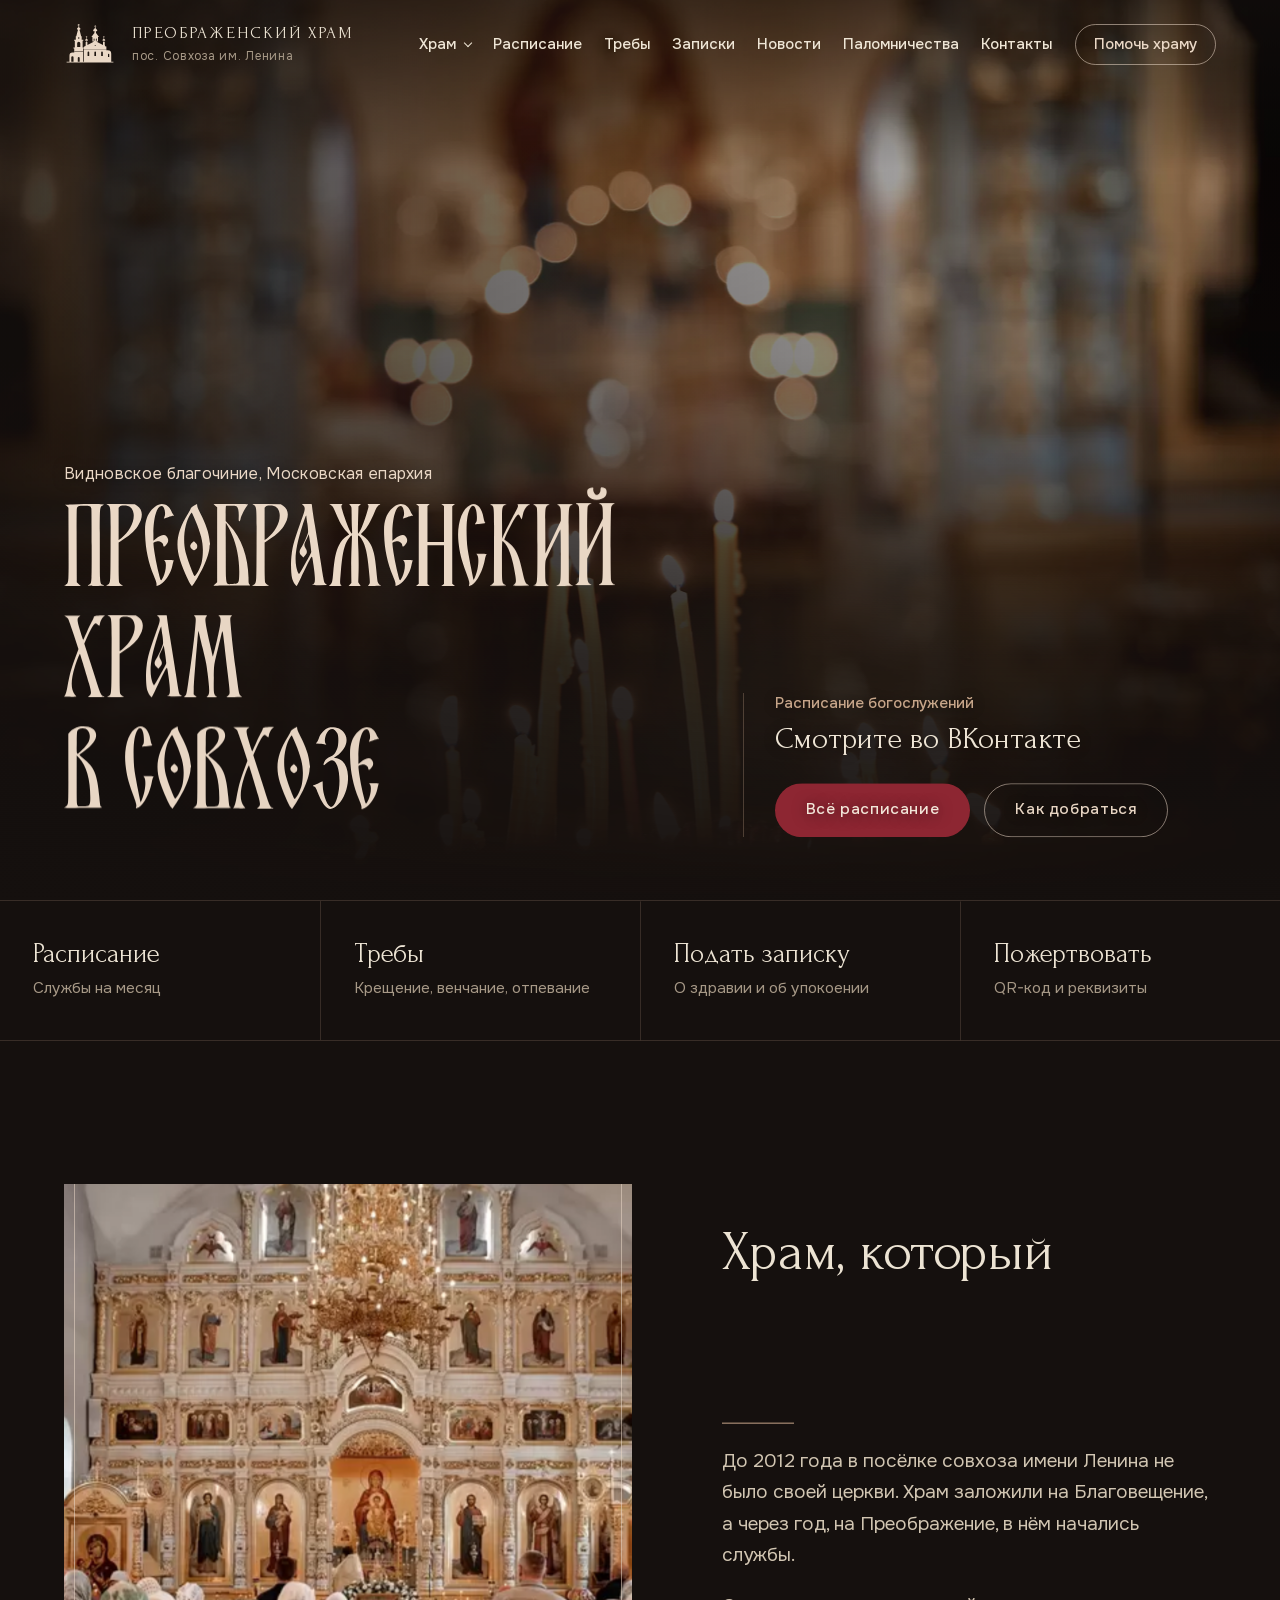
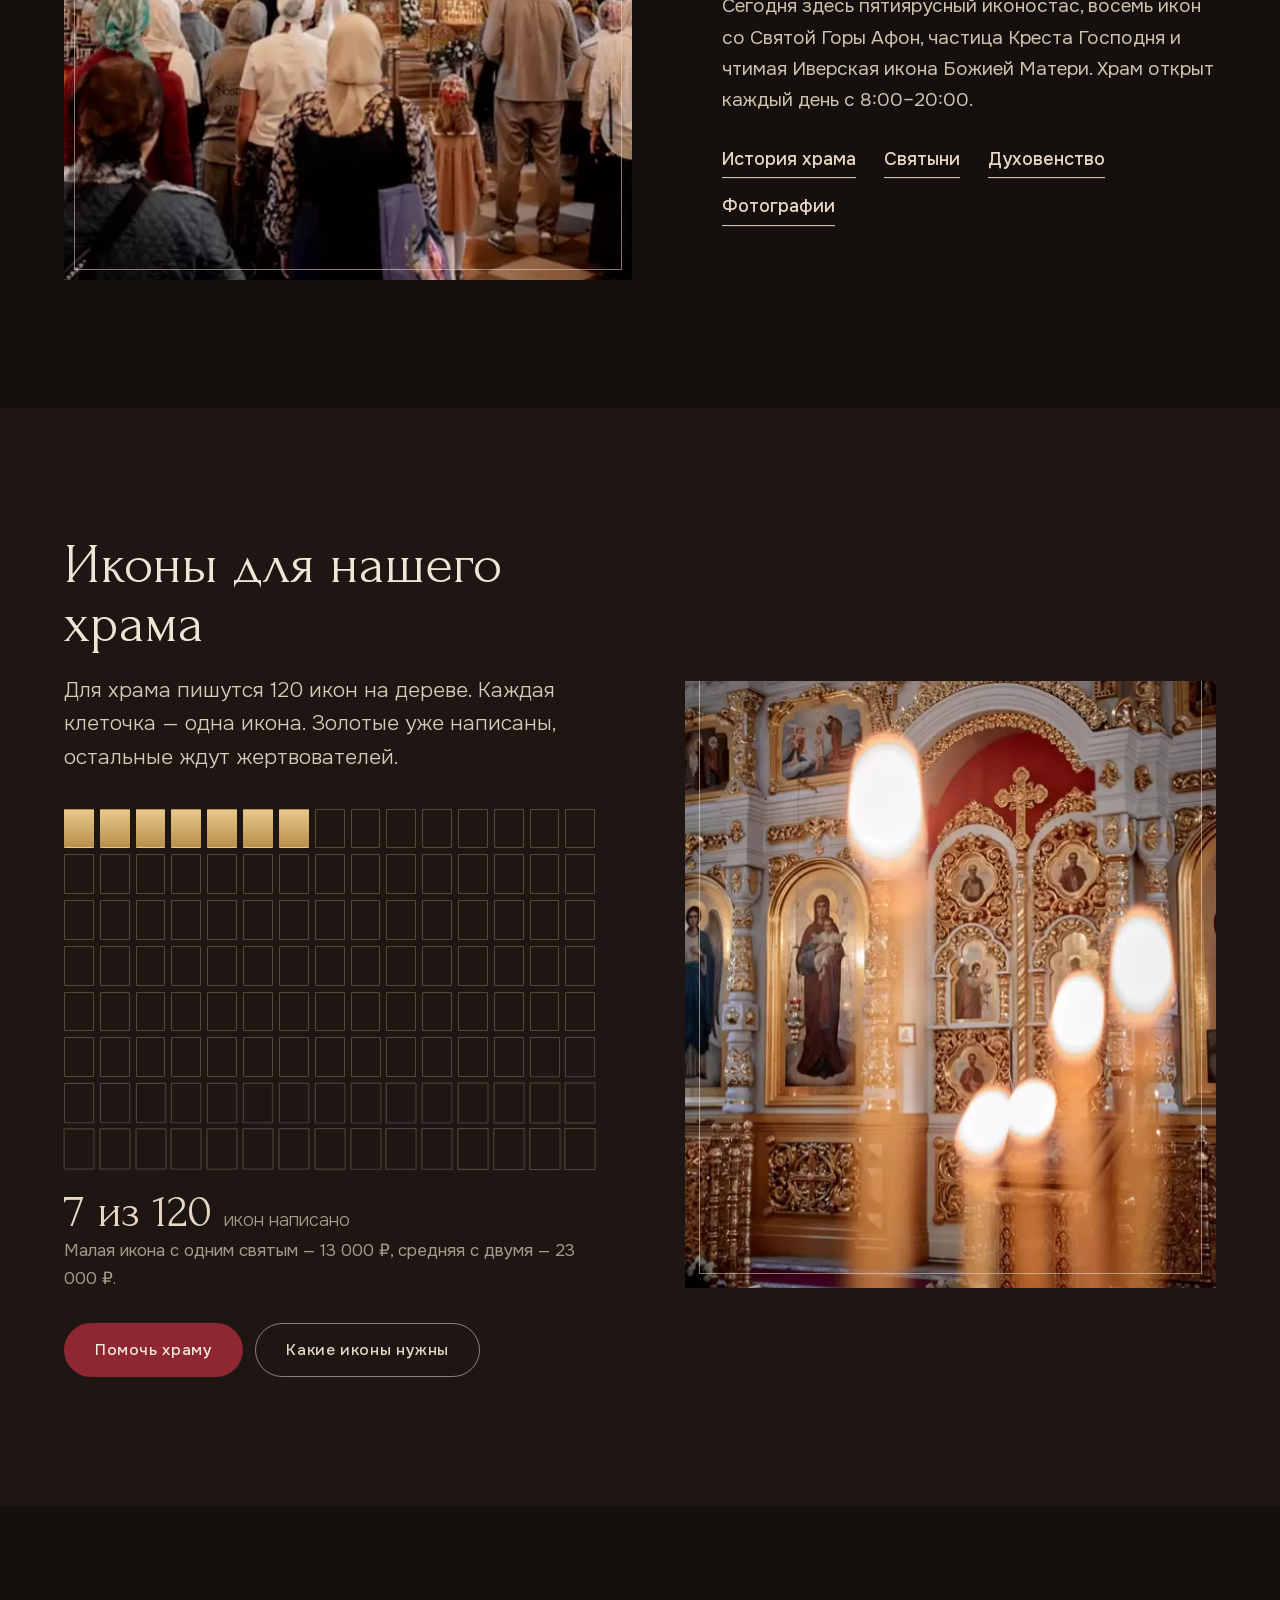
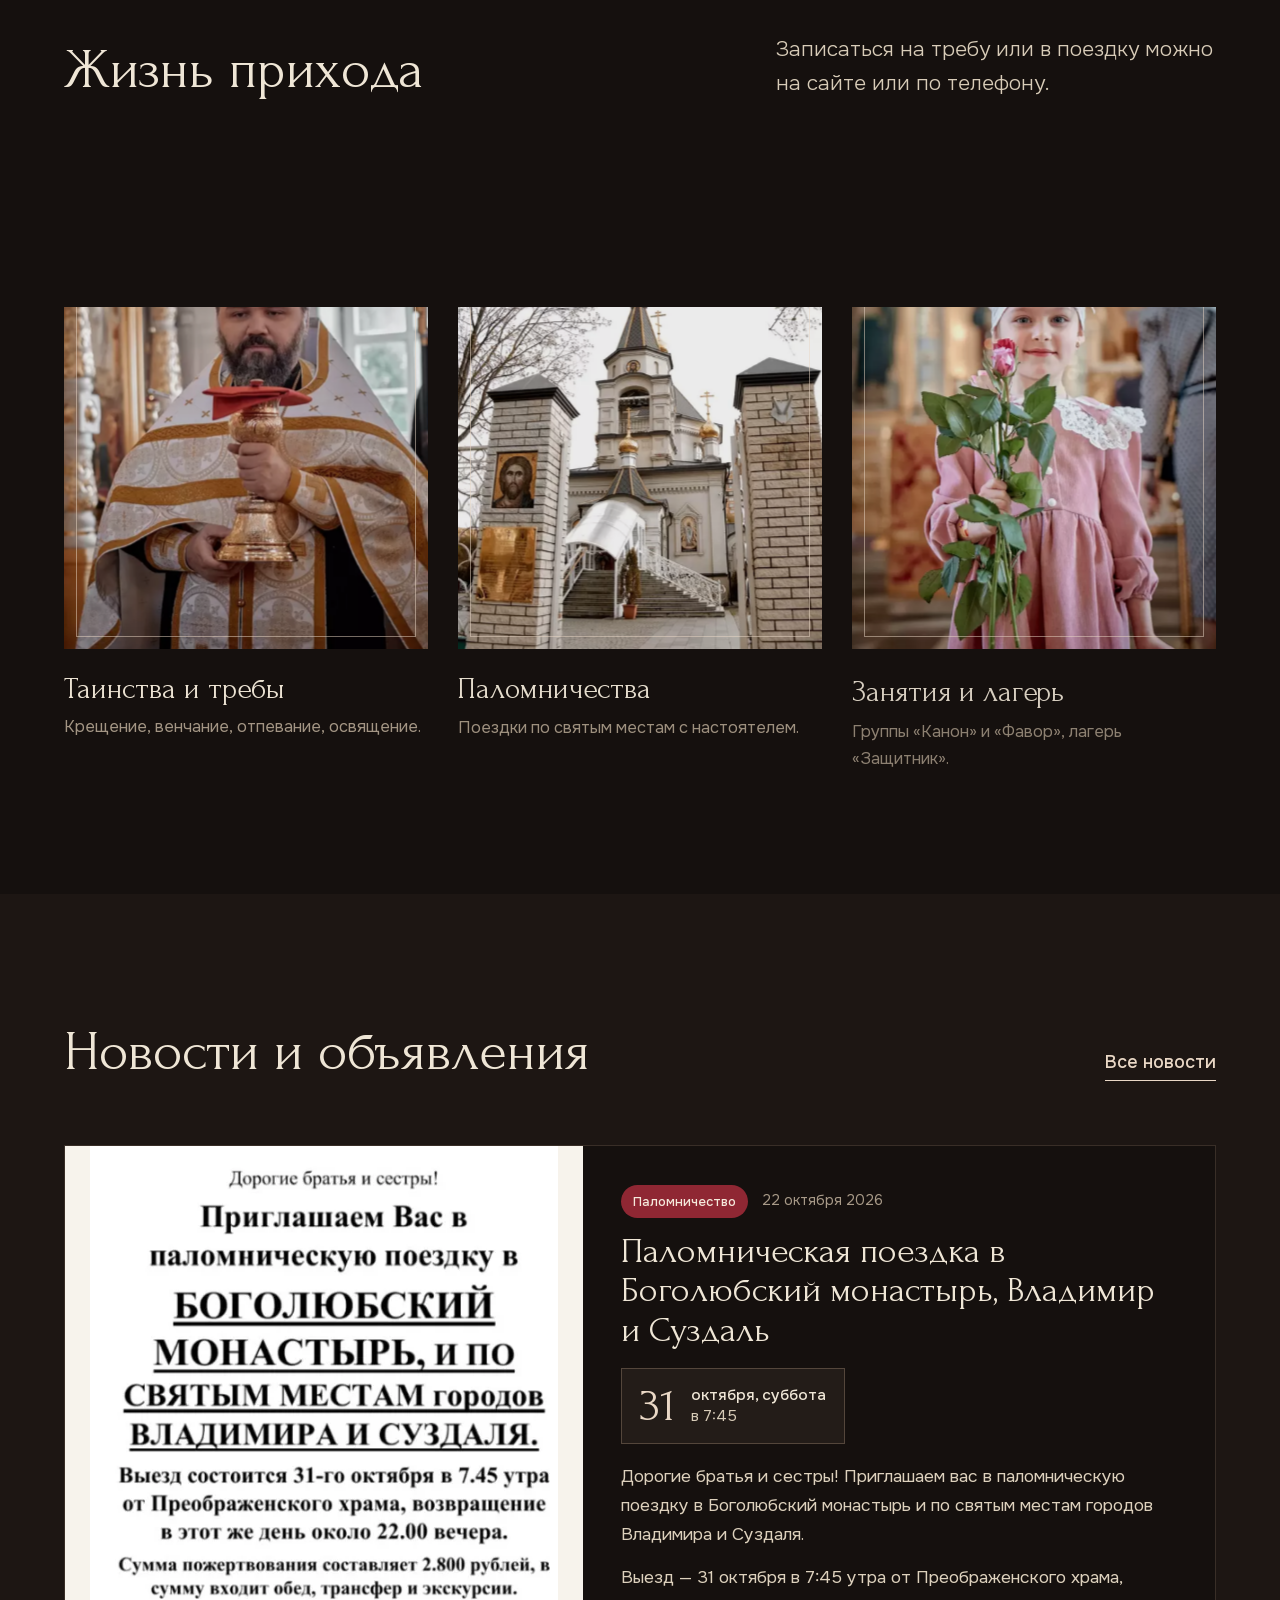
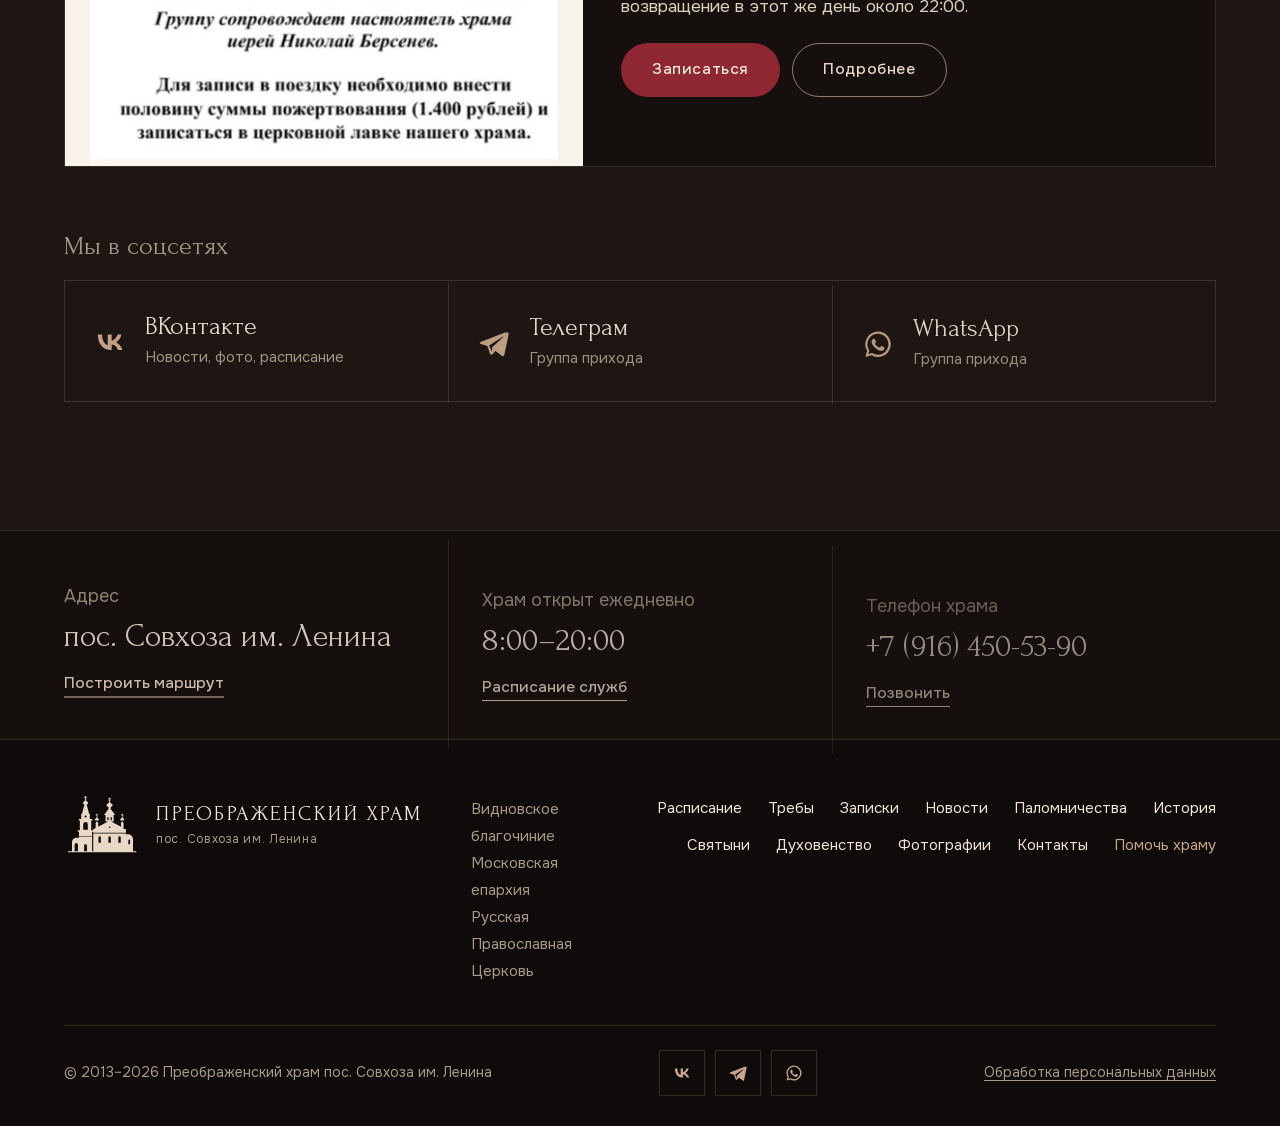
<file: index.html>
<!doctype html>
<html lang="ru" data-palette="garnet" data-btn="pill">
<head>
<meta charset="utf-8">

<meta name="viewport" content="width=device-width, initial-scale=1">
<title>Преображенский храм пос. Совхоза им. Ленина</title>
<meta name="description" content="Преображенский храм пос. Совхоза им. Ленина: расписание богослужений, требы, записки, пожертвования, паломничества и новости прихода.">
<meta name="theme-color" content="#15100e">
<link rel="icon" href="img/favicon.svg" type="image/svg+xml">
<link rel="canonical" href="https://xn-----6kcjbsn9avbor9bj.xn--p1ai/">
<meta property="og:type" content="website">
<meta property="og:title" content="Преображенский храм пос. Совхоза им. Ленина">
<meta property="og:description" content="Преображенский храм пос. Совхоза им. Ленина: расписание богослужений, требы, записки, пожертвования, паломничества и новости прихода.">
<meta property="og:image" content="https://xn-----6kcjbsn9avbor9bj.xn--p1ai/img/foto/f23.webp">
<meta property="og:locale" content="ru_RU">
<link rel="preload" href="fonts/forum-400-cyr.woff2" as="font" type="font/woff2" crossorigin>
<link rel="preload" href="fonts/onest-cyr.woff2" as="font" type="font/woff2" crossorigin>
<link rel="stylesheet" href="css/style.css?v=202610221031">
<script>(function(d){try{if(matchMedia("(prefers-reduced-motion: reduce)").matches)return;d.classList.add("motion-pending");setTimeout(function(){d.classList.remove("intro","motion-pending")},7000)}catch(e){}})(document.documentElement)</script>
</head>
<body>
<a class="skip" href="#main">Перейти к содержимому</a>
<header class="site-header"><div class="wrap hdr">
  <a class="logo" href="index.html" aria-label="Преображенский храм — на главную"><svg viewBox="0 0 120 90" aria-hidden="true"><defs><mask id="hrm" maskUnits="userSpaceOnUse" x="0" y="0" width="120" height="90"><rect width="120" height="90" fill="#fff"/><path d="M30.4 53.2V44.6a3.6 3.6 0 0 1 7.2 0v8.6z M34 30.6a1.7 1.7 0 1 1 0 3.4 1.7 1.7 0 0 1 0-3.4z M31.8 87.4v-9a2.2 2.2 0 0 1 4.4 0v9z M16.8 87.4V77a2.6 2.6 0 0 1 5.2 0v10.4z M54.4 74V65.6a1.9 1.9 0 0 1 3.8 0V74z M70.1 74V65.6a1.9 1.9 0 0 1 3.8 0V74z M85.8 74V65.6a1.9 1.9 0 0 1 3.8 0V74z M68.4 38.4v-4.2a1 1 0 0 1 2 0v4.2z M73.6 38.4v-4.2a1 1 0 0 1 2 0v4.2z M70.8 49.4a1.2 1.2 0 1 1 2.4 0 1.2 1.2 0 0 1-2.4 0z M101.6 76v-6a1.4 1.4 0 0 1 2.8 0v6z M46.2 58.2h51.6v.9H46.2z M23.6 63h20.8v.8H23.6z" fill="#000"/></mask></defs><path mask="url(#hrm)" fill="currentColor" d="M33.44 0h1.12v6.2h-1.12zM32.39 0.87h3.22v0.81h-3.22zM31.27 1.98h5.46v0.81h-5.46zM32.02 3.84l3.97 1.24v0.81l-3.97 -1.24z M34 5.6C34.588 7.84 38.2 9.6 38.2 11.2C38.2 13.12 36.52 13.6 34 13.6S29.8 13.12 29.8 11.2C29.8 9.6 33.412 7.84 34 5.6z M32 13.4h4v2.6h-4z M28.4 28 31.6 15.8h4.8L39.6 28z M27.2 28h13.6v8.4H27.2z M23.4 36.2h21.2v2.4H23.4z M25 38.6h18v15.6H25z M21.8 54h24.4v2.6H21.8z M23.6 56.6h20.8V88H23.6z M12.6 88V73a7 7 0 0 1 7-7h4V88z M71.46 2.6h1.08v6h-1.08zM70.44 3.44h3.12v0.78h-3.12zM69.36 4.52h5.28v0.78h-5.28zM70.08 6.32l3.84 1.20v0.78l-3.84 -1.20z M72 8.2C72.672 10.719999999999999 76.8 12.7 76.8 14.5C76.8 16.66 74.88 17.2 72 17.2S67.2 16.66 67.2 14.5C67.2 12.7 71.328 10.719999999999999 72 8.2z M70.2 17h3.6v4.4h-3.6z M63.2 30 69.6 21.4h4.8L80.8 30z M65.6 30h12.8v10.4H65.6z M46.2 52.6 72 39.2l25.8 13.4z M46.2 52.2h51.6V88H46.2z M97.8 88V60.4h3.2a8 8 0 0 1 8 8V88z M51.59 28.2h0.83v4.6h-0.83zM50.80 28.84h2.39v0.60h-2.39zM49.98 29.67h4.05v0.60h-4.05zM50.53 31.05l2.94 0.92v0.60l-2.94 -0.92z M52 32.6C52.448 34.336 55.2 35.7 55.2 36.94C55.2 38.428000000000004 53.92 38.800000000000004 52 38.800000000000004S48.8 38.428000000000004 48.8 36.94C48.8 35.7 51.552 34.336 52 32.6z M49.6 43.4 51 40.6h2l1.4 2.8z M50 43.4h4v8.8h-4z M91.59 28.2h0.83v4.6h-0.83zM90.80 28.84h2.39v0.60h-2.39zM89.98 29.67h4.05v0.60h-4.05zM90.53 31.05l2.94 0.92v0.60l-2.94 -0.92z M92 32.6C92.448 34.336 95.2 35.7 95.2 36.94C95.2 38.428000000000004 93.92 38.800000000000004 92 38.800000000000004S88.8 38.428000000000004 88.8 36.94C88.8 35.7 91.552 34.336 92 32.6z M89.6 43.4 91 40.6h2l1.4 2.8z M90 43.4h4v8.8h-4z M6 87.4h108v1.6H6z"/></svg><span class="logo-t">Преображенский храм<small>пос. Совхоза им. Ленина</small></span></a>
  <a class="hdr-phone" href="tel:+79164505390" data-site-href="phoneLink" data-site="phone">+7 (916) 450-53-90</a>
  <button class="burger" type="button" aria-label="Меню" aria-controls="menu" aria-expanded="false"><span></span></button>
  <nav class="nav" id="menu" aria-label="Основное меню" data-lenis-prevent>
<div class="nav-drop"><button type="button" aria-expanded="false">Храм</button><ul><li><a href="istoriya.html">История храма</a></li><li><a href="svyatyni.html">Святыни</a></li><li><a href="duhovenstvo.html">Духовенство</a></li><li><a href="prihod.html">Приходская жизнь</a></li><li><a href="foto.html">Фотографии</a></li></ul></div>
<a href="raspisanie.html">Расписание</a>
<a href="treby.html">Требы</a>
<a href="zapiski.html">Записки</a>
<a href="novosti.html">Новости</a>
<a href="palomnichestva.html">Паломничества</a>
<a href="kontakty.html">Контакты</a>
<a class="help" href="pomoch.html">Помочь храму</a>
  </nav>
</div></header>
<main id="main">

<section class="hero">
  <div class="hero-media">
    <img class="slide s1 is-on" src="img/foto/f03.webp" srcset="img/foto/f03-m.webp 800w, img/foto/f03.webp 1800w" sizes="100vw" alt="Свечи перед иконостасом Преображенского храма" fetchpriority="high">
    <i class="hero-flicker" aria-hidden="true"></i>
    <div class="hero-embers" aria-hidden="true"><span style="--x:71%;--d:11.4s;--t:13.2s;--s:3px"></span><span style="--x:39%;--d:9.9s;--t:10.8s;--s:3px"></span><span style="--x:94%;--d:2.6s;--t:10.7s;--s:6px"></span><span style="--x:38%;--d:2.9s;--t:14.4s;--s:3px"></span><span style="--x:45%;--d:11.4s;--t:15.0s;--s:3px"></span><span style="--x:80%;--d:0.6s;--t:11.8s;--s:4px"></span><span style="--x:67%;--d:5.0s;--t:14.3s;--s:5px"></span><span style="--x:53%;--d:1.2s;--t:14.6s;--s:4px"></span><span style="--x:77%;--d:1.2s;--t:15.7s;--s:3px"></span><span style="--x:56%;--d:6.0s;--t:14.3s;--s:5px"></span><span style="--x:89%;--d:7.0s;--t:13.6s;--s:5px"></span><span style="--x:61%;--d:9.5s;--t:15.6s;--s:4px"></span><span style="--x:40%;--d:6.9s;--t:14.2s;--s:5px"></span><span style="--x:87%;--d:3.5s;--t:17.8s;--s:3px"></span></div>
    <div class="tabor" aria-hidden="true"><i class="tabor-glow"></i><i class="tabor-follow"></i></div>
    <div class="hero-shade"></div>
  </div>
  <div class="wrap hero-content">
    <div>
      <p class="hero-kicker">Видновское благочиние, Московская епархия</p>
      <h1><span data-slav>Преображенский храм</span> <span data-slav>в Совхозе</span></h1>
    </div>
    <div class="hero-next" id="nearest" aria-live="polite">
      <p class="near-label">Ближайшее богослужение</p>
      <p class="near-date">Суббота, 17:00</p>
      <div class="near-list"><div class="svc"><span class="svc-time">17:00</span><span class="svc-name">Всенощное бдение</span></div></div>
      <div class="hero-actions">
        <a class="btn solid" href="raspisanie.html">Всё расписание</a>
        <a class="btn" href="kontakty.html">Как добраться</a>
      </div>
    </div>
  </div>
</section>

<nav class="tasks" aria-label="Главные дела">
  <a class="task" href="raspisanie.html"><b>Расписание</b><small>Службы на месяц</small></a>
  <a class="task" href="treby.html"><b>Требы</b><small>Крещение, венчание, отпевание</small></a>
  <a class="task" href="zapiski.html"><b>Подать записку</b><small>О здравии и об упокоении</small></a>
  <a class="task" href="pomoch.html"><b>Пожертвовать</b><small>QR-код и реквизиты</small></a>
</nav>

<aside class="announce" id="announce" aria-label="Объявление" hidden></aside>

<section class="sec"><div class="wrap about">
  <div class="about-a oklad"><img loading="lazy" src="img/foto/f10-m.webp" srcset="img/foto/f10-m.webp 800w, img/foto/f10.webp 1800w" sizes="(max-width:860px) 100vw, 55vw" alt="Иконостас храма и молящиеся"></div>
  <div class="about-text">
    <h2 class="h2">Храм, который построили всем посёлком</h2>
    <span class="rule"></span>
    <p>До 2012 года в посёлке совхоза имени Ленина не было своей церкви. Храм заложили на Благовещение, а через год, на Преображение, в нём начались службы.</p>
    <p>Сегодня здесь пятиярусный иконостас, восемь икон со Святой Горы Афон, частица Креста Господня и чтимая Иверская икона Божией Матери. Храм открыт каждый день с <span data-site="openHours">8:00–20:00</span>.</p>
    <div class="about-links"><a class="link" href="istoriya.html">История храма</a><a class="link" href="svyatyni.html">Святыни</a><a class="link" href="duhovenstvo.html">Духовенство</a><a class="link" href="foto.html">Фотографии</a></div>
  </div>
</div></section>

<section class="sec sec-alt"><div class="wrap help-in" data-icons>
  <div>
    <h2 class="h2">Иконы для нашего храма</h2>
    <p class="lead" style="margin-top:20px">Для храма пишутся 120 икон на дереве. Каждая клеточка — одна икона. Золотые уже написаны, остальные ждут жертвователей.</p>
    <div class="icon-grid" aria-hidden="true"></div>
    <div class="ip">
      <p class="ip-num"><span class="ip-done">24</span> из <span class="ip-total">120</span> <span class="ip-lbl">икон написано</span></p>
      <p class="icon-price">Малая икона с одним святым — <span class="ip-small">13 000 ₽</span>, средняя с двумя — <span class="ip-medium">23 000 ₽</span>.</p>
    </div>
    <div class="help-actions"><a class="btn solid" href="pomoch.html">Помочь храму</a><a class="btn" href="pomoch.html#ikony">Какие иконы нужны</a></div>
  </div>
  <div class="help-img"><img loading="lazy" src="img/foto/f13-m.webp" srcset="img/foto/f13-m.webp 600w, img/foto/f13.webp 1200w" sizes="(max-width:860px) 100vw, 45vw" alt="Свечи у иконостаса"></div>
</div></section>

<section class="sec"><div class="wrap">
  <div class="sec-head"><h2 class="h2">Жизнь прихода</h2><p class="lead">Записаться на требу или в поездку можно на сайте или по телефону.</p></div>
  <div class="cards">
    <a class="card" href="treby.html"><div class="card-img"><img loading="lazy" src="img/foto/f14-m.webp" alt="Священник с Чашей"></div><span class="card-t">Таинства и требы</span><p>Крещение, венчание, отпевание, освящение.</p></a>
    <a class="card" href="palomnichestva.html"><div class="card-img"><img loading="lazy" src="img/foto/f08-m.webp" alt="Вход на территорию храма"></div><span class="card-t">Паломничества</span><p>Поездки по святым местам с настоятелем.</p></a>
    <a class="card" href="prihod.html"><div class="card-img"><img loading="lazy" src="img/foto/f07-m.webp" alt="Девочка с розой в храме"></div><span class="card-t">Занятия и лагерь</span><p>Группы «Канон» и «Фавор», лагерь «Защитник».</p></a>
  </div>
</div></section>

<section class="sec sec-alt" id="novosti"><div class="wrap">
  <div class="sec-head"><h2 class="h2">Новости и объявления</h2><a class="link" href="novosti.html">Все новости</a></div>
  <div id="news-home" class="news-home"></div>
  <h3 class="soc-head">Мы в соцсетях</h3>
  <div class="soc-cards">
    <a class="soc-card" href="https://vk.com/hramvsovhoze" data-site-href="vk" target="_blank" rel="noopener"><svg viewBox="0 0 24 24" fill="currentColor" aria-hidden="true"><path d="M12.8 17.5C6.9 17.5 3.5 13.4 3.4 6.6h3c.1 5 2.3 7.1 4 7.5V6.6h2.8v4.3c1.7-.2 3.5-2.1 4.1-4.3h2.8a8.3 8.3 0 0 1-3.8 5.4 8.6 8.6 0 0 1 4.4 5.5h-3.1a5.4 5.4 0 0 0-4.4-3.9v3.9h-.4z"/></svg><span><b>ВКонтакте</b><small>Новости, фото, расписание</small></span></a>
    <a class="soc-card" href="https://t.me/+NVFGvZDvnl00ZGNi" data-site-href="telegram" target="_blank" rel="noopener"><svg viewBox="0 0 24 24" fill="currentColor" aria-hidden="true"><path d="M20.7 4.3 2.9 11.2c-1.2.5-1.2 1.2-.2 1.5l4.6 1.4 1.8 5.4c.2.6.4.8.9.8.4 0 .6-.2.9-.4l2.2-2.2 4.6 3.4c.8.5 1.4.2 1.6-.8l3-14.2c.3-1.2-.5-1.8-1.6-1.3zM8.6 13.7l9.3-5.9c.5-.3.9-.1.5.2l-7.7 7-.3 3.2z"/></svg><span><b>Телеграм</b><small>Группа прихода</small></span></a>
    <a class="soc-card" href="https://chat.whatsapp.com/G2kNUDF2cB5JFcOz3MVybv" data-site-href="whatsapp" target="_blank" rel="noopener"><svg viewBox="0 0 24 24" fill="currentColor" aria-hidden="true"><path d="M12 3a9 9 0 0 0-7.7 13.6L3 21l4.5-1.2A9 9 0 1 0 12 3zm0 16.4a7.4 7.4 0 0 1-3.8-1l-.3-.2-2.7.7.7-2.6-.2-.3A7.4 7.4 0 1 1 12 19.4zm4.1-5.5c-.2-.1-1.3-.7-1.5-.7-.2-.1-.4-.1-.5.1l-.7.9c-.1.2-.3.2-.5.1a6 6 0 0 1-3-2.6c-.2-.4.2-.4.6-1.2.1-.1 0-.3 0-.4l-.7-1.6c-.2-.4-.4-.4-.5-.4h-.4a.8.8 0 0 0-.6.3 2.5 2.5 0 0 0-.8 1.9 4.4 4.4 0 0 0 .9 2.3 10 10 0 0 0 3.8 3.4c1.4.6 2 .7 2.7.6.4-.1 1.3-.5 1.5-1.1.2-.5.2-1 .1-1.1l-.4-.2z"/></svg><span><b>WhatsApp</b><small>Группа прихода</small></span></a>
  </div>
</div></section>

</main>
<section class="contact-strip" aria-label="Адрес и контакты"><div class="wrap cs-in">
  <div class="cs-item"><div><p class="muted" style="margin:0">Адрес</p><p class="cs-big" data-site="addressShort">пос. Совхоза им. Ленина</p><a class="link" data-site-href="mapLink" href="kontakty.html#karta">Построить маршрут<span class="arr">↗</span></a></div></div>
  <div class="cs-item"><div><p class="muted" style="margin:0">Храм открыт ежедневно</p><p class="cs-big" data-site="openHours">8:00–20:00</p><a class="link" href="raspisanie.html">Расписание служб<span class="arr">→</span></a></div></div>
  <div class="cs-item"><div><p class="muted" style="margin:0">Телефон храма</p><p class="cs-big"><a href="tel:+79164505390" data-site-href="phoneLink" data-site="phone" style="text-decoration:none">+7 (916) 450-53-90</a></p><a class="link" href="tel:+79164505390" data-site-href="phoneLink">Позвонить<span class="arr">→</span></a></div></div>
</div></section>
<footer class="site-footer"><div class="wrap">
  <div class="ft">
    <a class="logo" href="index.html" aria-label="На главную"><svg viewBox="0 0 120 90" aria-hidden="true"><defs><mask id="hrm" maskUnits="userSpaceOnUse" x="0" y="0" width="120" height="90"><rect width="120" height="90" fill="#fff"/><path d="M30.4 53.2V44.6a3.6 3.6 0 0 1 7.2 0v8.6z M34 30.6a1.7 1.7 0 1 1 0 3.4 1.7 1.7 0 0 1 0-3.4z M31.8 87.4v-9a2.2 2.2 0 0 1 4.4 0v9z M16.8 87.4V77a2.6 2.6 0 0 1 5.2 0v10.4z M54.4 74V65.6a1.9 1.9 0 0 1 3.8 0V74z M70.1 74V65.6a1.9 1.9 0 0 1 3.8 0V74z M85.8 74V65.6a1.9 1.9 0 0 1 3.8 0V74z M68.4 38.4v-4.2a1 1 0 0 1 2 0v4.2z M73.6 38.4v-4.2a1 1 0 0 1 2 0v4.2z M70.8 49.4a1.2 1.2 0 1 1 2.4 0 1.2 1.2 0 0 1-2.4 0z M101.6 76v-6a1.4 1.4 0 0 1 2.8 0v6z M46.2 58.2h51.6v.9H46.2z M23.6 63h20.8v.8H23.6z" fill="#000"/></mask></defs><path mask="url(#hrm)" fill="currentColor" d="M33.44 0h1.12v6.2h-1.12zM32.39 0.87h3.22v0.81h-3.22zM31.27 1.98h5.46v0.81h-5.46zM32.02 3.84l3.97 1.24v0.81l-3.97 -1.24z M34 5.6C34.588 7.84 38.2 9.6 38.2 11.2C38.2 13.12 36.52 13.6 34 13.6S29.8 13.12 29.8 11.2C29.8 9.6 33.412 7.84 34 5.6z M32 13.4h4v2.6h-4z M28.4 28 31.6 15.8h4.8L39.6 28z M27.2 28h13.6v8.4H27.2z M23.4 36.2h21.2v2.4H23.4z M25 38.6h18v15.6H25z M21.8 54h24.4v2.6H21.8z M23.6 56.6h20.8V88H23.6z M12.6 88V73a7 7 0 0 1 7-7h4V88z M71.46 2.6h1.08v6h-1.08zM70.44 3.44h3.12v0.78h-3.12zM69.36 4.52h5.28v0.78h-5.28zM70.08 6.32l3.84 1.20v0.78l-3.84 -1.20z M72 8.2C72.672 10.719999999999999 76.8 12.7 76.8 14.5C76.8 16.66 74.88 17.2 72 17.2S67.2 16.66 67.2 14.5C67.2 12.7 71.328 10.719999999999999 72 8.2z M70.2 17h3.6v4.4h-3.6z M63.2 30 69.6 21.4h4.8L80.8 30z M65.6 30h12.8v10.4H65.6z M46.2 52.6 72 39.2l25.8 13.4z M46.2 52.2h51.6V88H46.2z M97.8 88V60.4h3.2a8 8 0 0 1 8 8V88z M51.59 28.2h0.83v4.6h-0.83zM50.80 28.84h2.39v0.60h-2.39zM49.98 29.67h4.05v0.60h-4.05zM50.53 31.05l2.94 0.92v0.60l-2.94 -0.92z M52 32.6C52.448 34.336 55.2 35.7 55.2 36.94C55.2 38.428000000000004 53.92 38.800000000000004 52 38.800000000000004S48.8 38.428000000000004 48.8 36.94C48.8 35.7 51.552 34.336 52 32.6z M49.6 43.4 51 40.6h2l1.4 2.8z M50 43.4h4v8.8h-4z M91.59 28.2h0.83v4.6h-0.83zM90.80 28.84h2.39v0.60h-2.39zM89.98 29.67h4.05v0.60h-4.05zM90.53 31.05l2.94 0.92v0.60l-2.94 -0.92z M92 32.6C92.448 34.336 95.2 35.7 95.2 36.94C95.2 38.428000000000004 93.92 38.800000000000004 92 38.800000000000004S88.8 38.428000000000004 88.8 36.94C88.8 35.7 91.552 34.336 92 32.6z M89.6 43.4 91 40.6h2l1.4 2.8z M90 43.4h4v8.8h-4z M6 87.4h108v1.6H6z"/></svg><span class="logo-t">Преображенский храм<small>пос. Совхоза им. Ленина</small></span></a>
    <div class="ft-meta">Видновское благочиние<br>Московская епархия<br>Русская Православная Церковь</div>
    <nav class="ft-nav" aria-label="Меню в подвале">
      <a href="raspisanie.html">Расписание</a><a href="treby.html">Требы</a><a href="zapiski.html">Записки</a><a href="novosti.html">Новости</a><a href="palomnichestva.html">Паломничества</a><a href="istoriya.html">История</a><a href="svyatyni.html">Святыни</a><a href="duhovenstvo.html">Духовенство</a><a href="foto.html">Фотографии</a><a href="kontakty.html">Контакты</a><a class="help" href="pomoch.html">Помочь храму</a>
    </nav>
  </div>
  <div class="ft-bottom">
    <span>© 2013–<span data-year>2026</span> Преображенский храм пос. Совхоза им. Ленина</span>
    <div class="ft-soc"><a href="https://vk.com/hramvsovhoze" data-site-href="vk" target="_blank" rel="noopener" aria-label="ВКонтакте"><svg viewBox="0 0 24 24" fill="currentColor" aria-hidden="true"><path d="M12.8 17.5C6.9 17.5 3.5 13.4 3.4 6.6h3c.1 5 2.3 7.1 4 7.5V6.6h2.8v4.3c1.7-.2 3.5-2.1 4.1-4.3h2.8a8.3 8.3 0 0 1-3.8 5.4 8.6 8.6 0 0 1 4.4 5.5h-3.1a5.4 5.4 0 0 0-4.4-3.9v3.9h-.4z"/></svg></a><a href="https://t.me/+NVFGvZDvnl00ZGNi" data-site-href="telegram" target="_blank" rel="noopener" aria-label="Телеграм"><svg viewBox="0 0 24 24" fill="currentColor" aria-hidden="true"><path d="M20.7 4.3 2.9 11.2c-1.2.5-1.2 1.2-.2 1.5l4.6 1.4 1.8 5.4c.2.6.4.8.9.8.4 0 .6-.2.9-.4l2.2-2.2 4.6 3.4c.8.5 1.4.2 1.6-.8l3-14.2c.3-1.2-.5-1.8-1.6-1.3zM8.6 13.7l9.3-5.9c.5-.3.9-.1.5.2l-7.7 7-.3 3.2z"/></svg></a><a href="https://chat.whatsapp.com/G2kNUDF2cB5JFcOz3MVybv" data-site-href="whatsapp" target="_blank" rel="noopener" aria-label="Ватсап"><svg viewBox="0 0 24 24" fill="currentColor" aria-hidden="true"><path d="M12 3a9 9 0 0 0-7.7 13.6L3 21l4.5-1.2A9 9 0 1 0 12 3zm0 16.4a7.4 7.4 0 0 1-3.8-1l-.3-.2-2.7.7.7-2.6-.2-.3A7.4 7.4 0 1 1 12 19.4zm4.1-5.5c-.2-.1-1.3-.7-1.5-.7-.2-.1-.4-.1-.5.1l-.7.9c-.1.2-.3.2-.5.1a6 6 0 0 1-3-2.6c-.2-.4.2-.4.6-1.2.1-.1 0-.3 0-.4l-.7-1.6c-.2-.4-.4-.4-.5-.4h-.4a.8.8 0 0 0-.6.3 2.5 2.5 0 0 0-.8 1.9 4.4 4.4 0 0 0 .9 2.3 10 10 0 0 0 3.8 3.4c1.4.6 2 .7 2.7.6.4-.1 1.3-.5 1.5-1.1.2-.5.2-1 .1-1.1l-.4-.2z"/></svg></a></div>
    <a href="politika.html">Обработка персональных данных</a>
  </div>
</div></footer>
<script src="js/glyphs.js?v=202610221031"></script>
<script src="js/config.js?v=202610221031"></script>
<script src="js/main.js?v=202610221031"></script>
<script src="js/gsap.min.js"></script>
<script src="js/ScrollTrigger.min.js"></script>
<script src="js/lenis.min.js"></script>
<script src="js/motion.js?v=202610221031"></script>
</body>
</html>
</file>
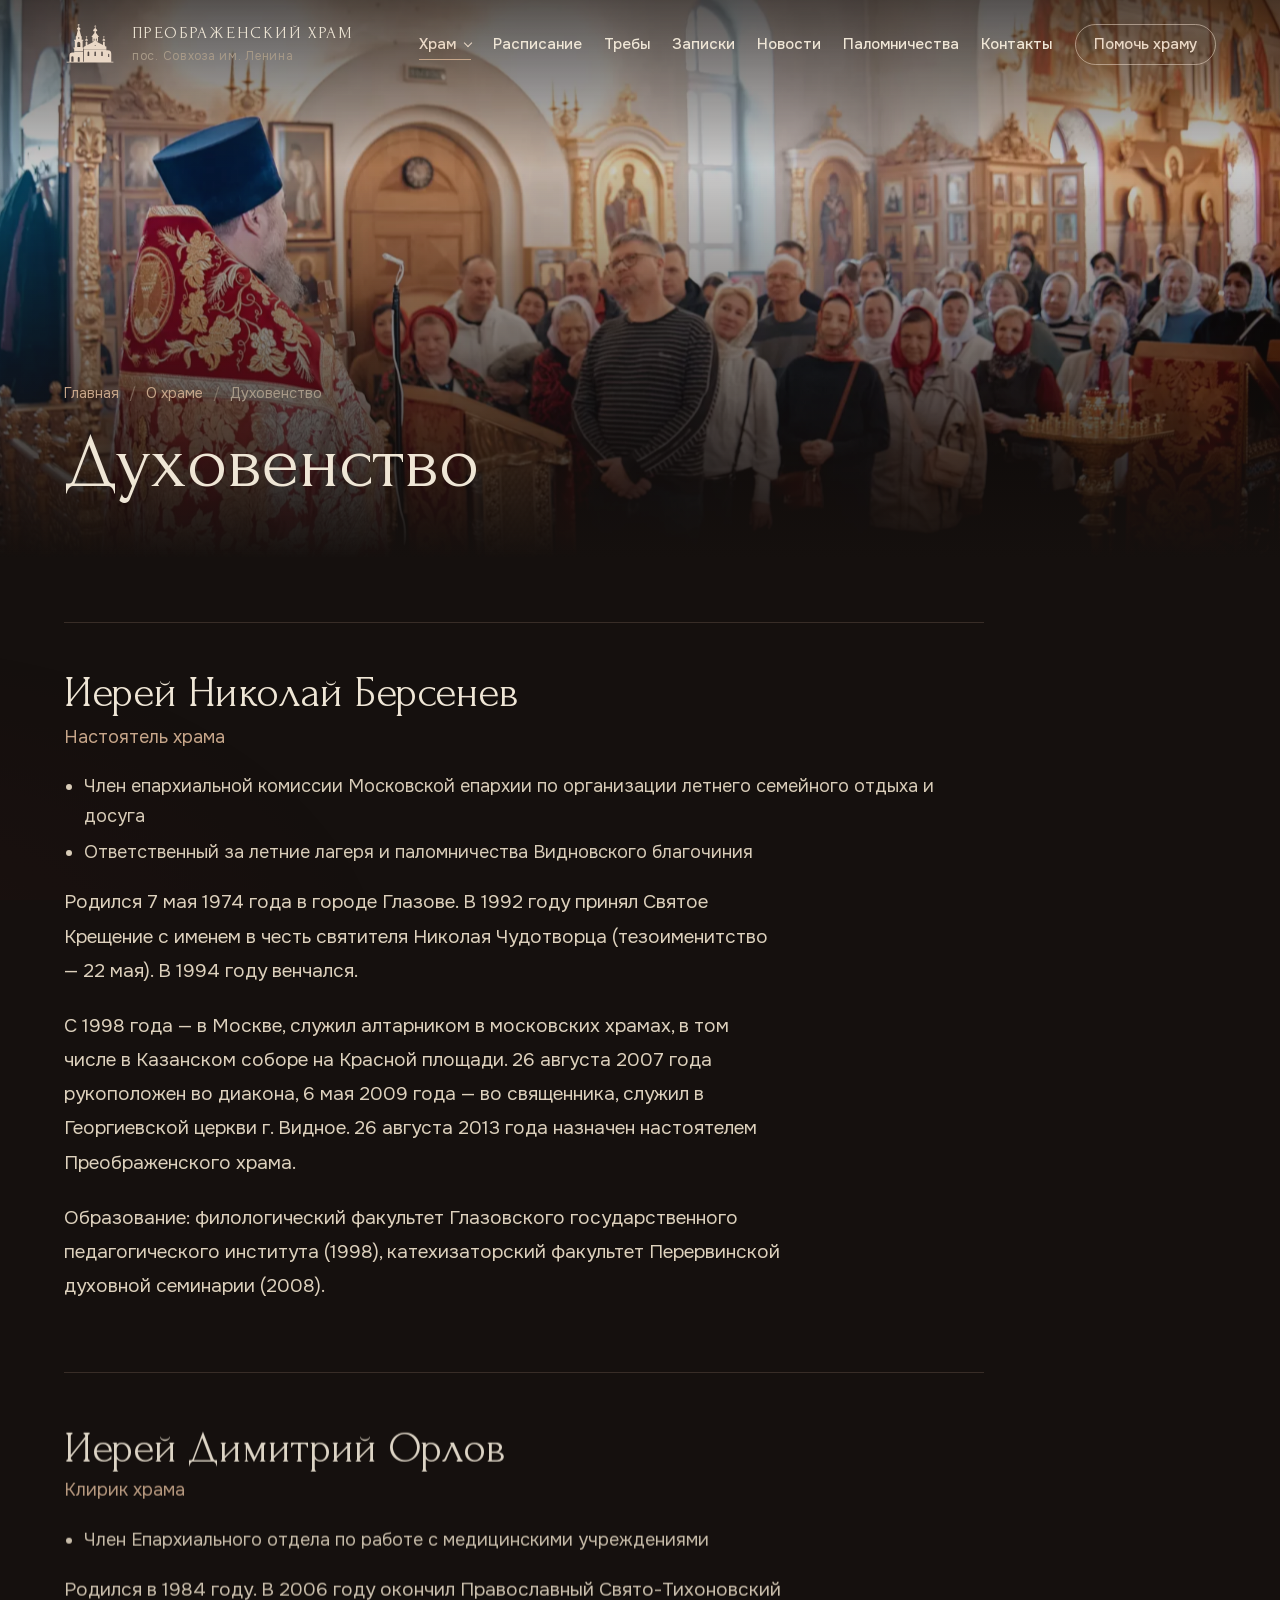
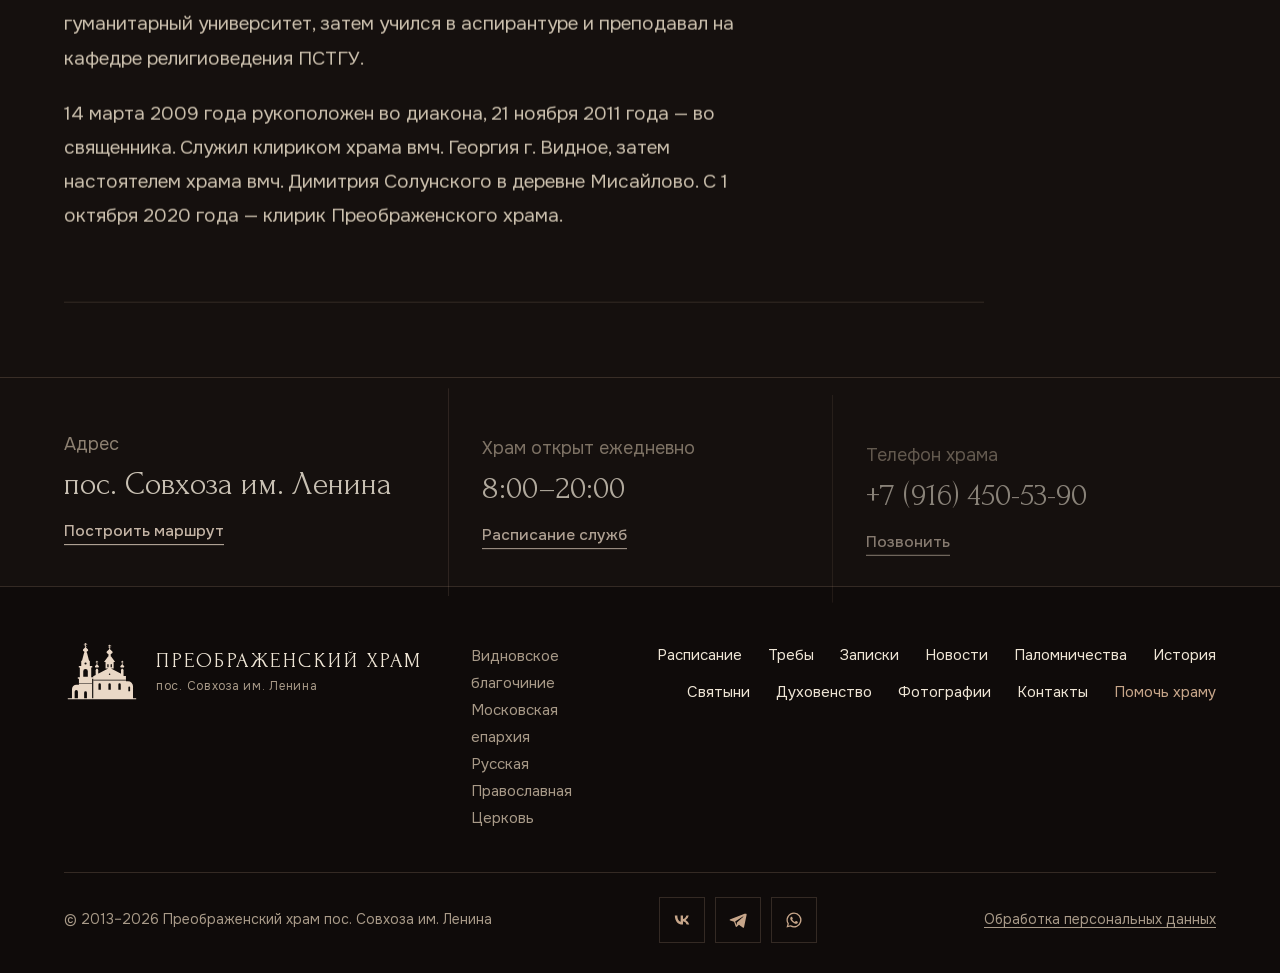
<file: duhovenstvo.html>
<!doctype html>
<html lang="ru" data-palette="garnet" data-btn="pill">
<head>
<meta charset="utf-8">

<meta name="viewport" content="width=device-width, initial-scale=1">
<title>Духовенство — Преображенский храм пос. Совхоза им. Ленина</title>
<meta name="description" content="Духовенство Преображенского храма пос. Совхоза им. Ленина: настоятель иерей Николай Берсенев, иерей Димитрий Орлов.">
<meta name="theme-color" content="#15100e">
<link rel="icon" href="img/favicon.svg" type="image/svg+xml">
<link rel="canonical" href="https://xn-----6kcjbsn9avbor9bj.xn--p1ai/duhovenstvo.html">
<meta property="og:type" content="website">
<meta property="og:title" content="Духовенство — Преображенский храм пос. Совхоза им. Ленина">
<meta property="og:description" content="Духовенство Преображенского храма пос. Совхоза им. Ленина: настоятель иерей Николай Берсенев, иерей Димитрий Орлов.">
<meta property="og:image" content="https://xn-----6kcjbsn9avbor9bj.xn--p1ai/img/foto/f23.webp">
<meta property="og:locale" content="ru_RU">
<link rel="preload" href="fonts/forum-400-cyr.woff2" as="font" type="font/woff2" crossorigin>
<link rel="preload" href="fonts/onest-cyr.woff2" as="font" type="font/woff2" crossorigin>
<link rel="stylesheet" href="css/style.css?v=202610221031">
<script>(function(d){try{if(matchMedia("(prefers-reduced-motion: reduce)").matches)return;d.classList.add("motion-pending");setTimeout(function(){d.classList.remove("intro","motion-pending")},7000)}catch(e){}})(document.documentElement)</script>
</head>
<body>
<a class="skip" href="#main">Перейти к содержимому</a>
<header class="site-header"><div class="wrap hdr">
  <a class="logo" href="index.html" aria-label="Преображенский храм — на главную"><svg viewBox="0 0 120 90" aria-hidden="true"><defs><mask id="hrm" maskUnits="userSpaceOnUse" x="0" y="0" width="120" height="90"><rect width="120" height="90" fill="#fff"/><path d="M30.4 53.2V44.6a3.6 3.6 0 0 1 7.2 0v8.6z M34 30.6a1.7 1.7 0 1 1 0 3.4 1.7 1.7 0 0 1 0-3.4z M31.8 87.4v-9a2.2 2.2 0 0 1 4.4 0v9z M16.8 87.4V77a2.6 2.6 0 0 1 5.2 0v10.4z M54.4 74V65.6a1.9 1.9 0 0 1 3.8 0V74z M70.1 74V65.6a1.9 1.9 0 0 1 3.8 0V74z M85.8 74V65.6a1.9 1.9 0 0 1 3.8 0V74z M68.4 38.4v-4.2a1 1 0 0 1 2 0v4.2z M73.6 38.4v-4.2a1 1 0 0 1 2 0v4.2z M70.8 49.4a1.2 1.2 0 1 1 2.4 0 1.2 1.2 0 0 1-2.4 0z M101.6 76v-6a1.4 1.4 0 0 1 2.8 0v6z M46.2 58.2h51.6v.9H46.2z M23.6 63h20.8v.8H23.6z" fill="#000"/></mask></defs><path mask="url(#hrm)" fill="currentColor" d="M33.44 0h1.12v6.2h-1.12zM32.39 0.87h3.22v0.81h-3.22zM31.27 1.98h5.46v0.81h-5.46zM32.02 3.84l3.97 1.24v0.81l-3.97 -1.24z M34 5.6C34.588 7.84 38.2 9.6 38.2 11.2C38.2 13.12 36.52 13.6 34 13.6S29.8 13.12 29.8 11.2C29.8 9.6 33.412 7.84 34 5.6z M32 13.4h4v2.6h-4z M28.4 28 31.6 15.8h4.8L39.6 28z M27.2 28h13.6v8.4H27.2z M23.4 36.2h21.2v2.4H23.4z M25 38.6h18v15.6H25z M21.8 54h24.4v2.6H21.8z M23.6 56.6h20.8V88H23.6z M12.6 88V73a7 7 0 0 1 7-7h4V88z M71.46 2.6h1.08v6h-1.08zM70.44 3.44h3.12v0.78h-3.12zM69.36 4.52h5.28v0.78h-5.28zM70.08 6.32l3.84 1.20v0.78l-3.84 -1.20z M72 8.2C72.672 10.719999999999999 76.8 12.7 76.8 14.5C76.8 16.66 74.88 17.2 72 17.2S67.2 16.66 67.2 14.5C67.2 12.7 71.328 10.719999999999999 72 8.2z M70.2 17h3.6v4.4h-3.6z M63.2 30 69.6 21.4h4.8L80.8 30z M65.6 30h12.8v10.4H65.6z M46.2 52.6 72 39.2l25.8 13.4z M46.2 52.2h51.6V88H46.2z M97.8 88V60.4h3.2a8 8 0 0 1 8 8V88z M51.59 28.2h0.83v4.6h-0.83zM50.80 28.84h2.39v0.60h-2.39zM49.98 29.67h4.05v0.60h-4.05zM50.53 31.05l2.94 0.92v0.60l-2.94 -0.92z M52 32.6C52.448 34.336 55.2 35.7 55.2 36.94C55.2 38.428000000000004 53.92 38.800000000000004 52 38.800000000000004S48.8 38.428000000000004 48.8 36.94C48.8 35.7 51.552 34.336 52 32.6z M49.6 43.4 51 40.6h2l1.4 2.8z M50 43.4h4v8.8h-4z M91.59 28.2h0.83v4.6h-0.83zM90.80 28.84h2.39v0.60h-2.39zM89.98 29.67h4.05v0.60h-4.05zM90.53 31.05l2.94 0.92v0.60l-2.94 -0.92z M92 32.6C92.448 34.336 95.2 35.7 95.2 36.94C95.2 38.428000000000004 93.92 38.800000000000004 92 38.800000000000004S88.8 38.428000000000004 88.8 36.94C88.8 35.7 91.552 34.336 92 32.6z M89.6 43.4 91 40.6h2l1.4 2.8z M90 43.4h4v8.8h-4z M6 87.4h108v1.6H6z"/></svg><span class="logo-t">Преображенский храм<small>пос. Совхоза им. Ленина</small></span></a>
  <a class="hdr-phone" href="tel:+79164505390" data-site-href="phoneLink" data-site="phone">+7 (916) 450-53-90</a>
  <button class="burger" type="button" aria-label="Меню" aria-controls="menu" aria-expanded="false"><span></span></button>
  <nav class="nav" id="menu" aria-label="Основное меню" data-lenis-prevent>
<div class="nav-drop cur"><button type="button" aria-expanded="false">Храм</button><ul><li><a href="istoriya.html">История храма</a></li><li><a href="svyatyni.html">Святыни</a></li><li><a href="duhovenstvo.html" aria-current="page">Духовенство</a></li><li><a href="prihod.html">Приходская жизнь</a></li><li><a href="foto.html">Фотографии</a></li></ul></div>
<a href="raspisanie.html">Расписание</a>
<a href="treby.html">Требы</a>
<a href="zapiski.html">Записки</a>
<a href="novosti.html">Новости</a>
<a href="palomnichestva.html">Паломничества</a>
<a href="kontakty.html">Контакты</a>
<a class="help" href="pomoch.html">Помочь храму</a>
  </nav>
</div></header>
<main id="main">

<section class="page-hero"><img src="img/foto/f06.webp" srcset="img/foto/f06-m.webp 800w, img/foto/f06.webp 1800w" sizes="100vw" alt="" fetchpriority="high"><div class="wrap"><nav class="crumbs" aria-label="Навигация"><a href="index.html">Главная</a><span>/</span><a href="istoriya.html">О храме</a><span>/</span>Духовенство</nav><header class="page-head"><h1>Духовенство</h1></header></div></section>
<div class="page-body"><div class="wrap">

  <article class="person noimg">
    <div>
      <h2>Иерей Николай Берсенев</h2>
      <p class="role">Настоятель храма</p>
      <ul>
        <li>Член епархиальной комиссии Московской епархии по организации летнего семейного отдыха и досуга</li>
        <li>Ответственный за летние лагеря и паломничества Видновского благочиния</li>
      </ul>
      <div class="prose" style="font-size:19px">
        <p>Родился 7 мая 1974 года в городе Глазове. В 1992 году принял Святое Крещение с именем в честь святителя Николая Чудотворца (тезоименитство — 22 мая). В 1994 году венчался.</p>
        <p>С 1998 года — в Москве, служил алтарником в московских храмах, в том числе в Казанском соборе на Красной площади. 26 августа 2007 года рукоположен во диакона, 6 мая 2009 года — во священника, служил в Георгиевской церкви г. Видное. 26 августа 2013 года назначен настоятелем Преображенского храма.</p>
        <p>Образование: филологический факультет Глазовского государственного педагогического института (1998), катехизаторский факультет Перервинской духовной семинарии (2008).</p>
      </div>
    </div>
  </article>

  <article class="person noimg">
    <div>
      <h2>Иерей Димитрий Орлов</h2>
      <p class="role">Клирик храма</p>
      <ul><li>Член Епархиального отдела по работе с медицинскими учреждениями</li></ul>
      <div class="prose" style="font-size:19px">
        <p>Родился в 1984 году. В 2006 году окончил Православный Свято-Тихоновский гуманитарный университет, затем учился в аспирантуре и преподавал на кафедре религиоведения ПСТГУ.</p>
        <p>14 марта 2009 года рукоположен во диакона, 21 ноября 2011 года — во священника. Служил клириком храма вмч. Георгия г. Видное, затем настоятелем храма вмч. Димитрия Солунского в деревне Мисайлово. С 1 октября 2020 года — клирик Преображенского храма.</p>
      </div>
    </div>
  </article>
  <div style="height:clamp(40px,6vw,80px)"></div>
</div>
</div>
</main>
<section class="contact-strip" aria-label="Адрес и контакты"><div class="wrap cs-in">
  <div class="cs-item"><div><p class="muted" style="margin:0">Адрес</p><p class="cs-big" data-site="addressShort">пос. Совхоза им. Ленина</p><a class="link" data-site-href="mapLink" href="kontakty.html#karta">Построить маршрут<span class="arr">↗</span></a></div></div>
  <div class="cs-item"><div><p class="muted" style="margin:0">Храм открыт ежедневно</p><p class="cs-big" data-site="openHours">8:00–20:00</p><a class="link" href="raspisanie.html">Расписание служб<span class="arr">→</span></a></div></div>
  <div class="cs-item"><div><p class="muted" style="margin:0">Телефон храма</p><p class="cs-big"><a href="tel:+79164505390" data-site-href="phoneLink" data-site="phone" style="text-decoration:none">+7 (916) 450-53-90</a></p><a class="link" href="tel:+79164505390" data-site-href="phoneLink">Позвонить<span class="arr">→</span></a></div></div>
</div></section>
<footer class="site-footer"><div class="wrap">
  <div class="ft">
    <a class="logo" href="index.html" aria-label="На главную"><svg viewBox="0 0 120 90" aria-hidden="true"><defs><mask id="hrm" maskUnits="userSpaceOnUse" x="0" y="0" width="120" height="90"><rect width="120" height="90" fill="#fff"/><path d="M30.4 53.2V44.6a3.6 3.6 0 0 1 7.2 0v8.6z M34 30.6a1.7 1.7 0 1 1 0 3.4 1.7 1.7 0 0 1 0-3.4z M31.8 87.4v-9a2.2 2.2 0 0 1 4.4 0v9z M16.8 87.4V77a2.6 2.6 0 0 1 5.2 0v10.4z M54.4 74V65.6a1.9 1.9 0 0 1 3.8 0V74z M70.1 74V65.6a1.9 1.9 0 0 1 3.8 0V74z M85.8 74V65.6a1.9 1.9 0 0 1 3.8 0V74z M68.4 38.4v-4.2a1 1 0 0 1 2 0v4.2z M73.6 38.4v-4.2a1 1 0 0 1 2 0v4.2z M70.8 49.4a1.2 1.2 0 1 1 2.4 0 1.2 1.2 0 0 1-2.4 0z M101.6 76v-6a1.4 1.4 0 0 1 2.8 0v6z M46.2 58.2h51.6v.9H46.2z M23.6 63h20.8v.8H23.6z" fill="#000"/></mask></defs><path mask="url(#hrm)" fill="currentColor" d="M33.44 0h1.12v6.2h-1.12zM32.39 0.87h3.22v0.81h-3.22zM31.27 1.98h5.46v0.81h-5.46zM32.02 3.84l3.97 1.24v0.81l-3.97 -1.24z M34 5.6C34.588 7.84 38.2 9.6 38.2 11.2C38.2 13.12 36.52 13.6 34 13.6S29.8 13.12 29.8 11.2C29.8 9.6 33.412 7.84 34 5.6z M32 13.4h4v2.6h-4z M28.4 28 31.6 15.8h4.8L39.6 28z M27.2 28h13.6v8.4H27.2z M23.4 36.2h21.2v2.4H23.4z M25 38.6h18v15.6H25z M21.8 54h24.4v2.6H21.8z M23.6 56.6h20.8V88H23.6z M12.6 88V73a7 7 0 0 1 7-7h4V88z M71.46 2.6h1.08v6h-1.08zM70.44 3.44h3.12v0.78h-3.12zM69.36 4.52h5.28v0.78h-5.28zM70.08 6.32l3.84 1.20v0.78l-3.84 -1.20z M72 8.2C72.672 10.719999999999999 76.8 12.7 76.8 14.5C76.8 16.66 74.88 17.2 72 17.2S67.2 16.66 67.2 14.5C67.2 12.7 71.328 10.719999999999999 72 8.2z M70.2 17h3.6v4.4h-3.6z M63.2 30 69.6 21.4h4.8L80.8 30z M65.6 30h12.8v10.4H65.6z M46.2 52.6 72 39.2l25.8 13.4z M46.2 52.2h51.6V88H46.2z M97.8 88V60.4h3.2a8 8 0 0 1 8 8V88z M51.59 28.2h0.83v4.6h-0.83zM50.80 28.84h2.39v0.60h-2.39zM49.98 29.67h4.05v0.60h-4.05zM50.53 31.05l2.94 0.92v0.60l-2.94 -0.92z M52 32.6C52.448 34.336 55.2 35.7 55.2 36.94C55.2 38.428000000000004 53.92 38.800000000000004 52 38.800000000000004S48.8 38.428000000000004 48.8 36.94C48.8 35.7 51.552 34.336 52 32.6z M49.6 43.4 51 40.6h2l1.4 2.8z M50 43.4h4v8.8h-4z M91.59 28.2h0.83v4.6h-0.83zM90.80 28.84h2.39v0.60h-2.39zM89.98 29.67h4.05v0.60h-4.05zM90.53 31.05l2.94 0.92v0.60l-2.94 -0.92z M92 32.6C92.448 34.336 95.2 35.7 95.2 36.94C95.2 38.428000000000004 93.92 38.800000000000004 92 38.800000000000004S88.8 38.428000000000004 88.8 36.94C88.8 35.7 91.552 34.336 92 32.6z M89.6 43.4 91 40.6h2l1.4 2.8z M90 43.4h4v8.8h-4z M6 87.4h108v1.6H6z"/></svg><span class="logo-t">Преображенский храм<small>пос. Совхоза им. Ленина</small></span></a>
    <div class="ft-meta">Видновское благочиние<br>Московская епархия<br>Русская Православная Церковь</div>
    <nav class="ft-nav" aria-label="Меню в подвале">
      <a href="raspisanie.html">Расписание</a><a href="treby.html">Требы</a><a href="zapiski.html">Записки</a><a href="novosti.html">Новости</a><a href="palomnichestva.html">Паломничества</a><a href="istoriya.html">История</a><a href="svyatyni.html">Святыни</a><a href="duhovenstvo.html">Духовенство</a><a href="foto.html">Фотографии</a><a href="kontakty.html">Контакты</a><a class="help" href="pomoch.html">Помочь храму</a>
    </nav>
  </div>
  <div class="ft-bottom">
    <span>© 2013–<span data-year>2026</span> Преображенский храм пос. Совхоза им. Ленина</span>
    <div class="ft-soc"><a href="https://vk.com/hramvsovhoze" data-site-href="vk" target="_blank" rel="noopener" aria-label="ВКонтакте"><svg viewBox="0 0 24 24" fill="currentColor" aria-hidden="true"><path d="M12.8 17.5C6.9 17.5 3.5 13.4 3.4 6.6h3c.1 5 2.3 7.1 4 7.5V6.6h2.8v4.3c1.7-.2 3.5-2.1 4.1-4.3h2.8a8.3 8.3 0 0 1-3.8 5.4 8.6 8.6 0 0 1 4.4 5.5h-3.1a5.4 5.4 0 0 0-4.4-3.9v3.9h-.4z"/></svg></a><a href="https://t.me/+NVFGvZDvnl00ZGNi" data-site-href="telegram" target="_blank" rel="noopener" aria-label="Телеграм"><svg viewBox="0 0 24 24" fill="currentColor" aria-hidden="true"><path d="M20.7 4.3 2.9 11.2c-1.2.5-1.2 1.2-.2 1.5l4.6 1.4 1.8 5.4c.2.6.4.8.9.8.4 0 .6-.2.9-.4l2.2-2.2 4.6 3.4c.8.5 1.4.2 1.6-.8l3-14.2c.3-1.2-.5-1.8-1.6-1.3zM8.6 13.7l9.3-5.9c.5-.3.9-.1.5.2l-7.7 7-.3 3.2z"/></svg></a><a href="https://chat.whatsapp.com/G2kNUDF2cB5JFcOz3MVybv" data-site-href="whatsapp" target="_blank" rel="noopener" aria-label="Ватсап"><svg viewBox="0 0 24 24" fill="currentColor" aria-hidden="true"><path d="M12 3a9 9 0 0 0-7.7 13.6L3 21l4.5-1.2A9 9 0 1 0 12 3zm0 16.4a7.4 7.4 0 0 1-3.8-1l-.3-.2-2.7.7.7-2.6-.2-.3A7.4 7.4 0 1 1 12 19.4zm4.1-5.5c-.2-.1-1.3-.7-1.5-.7-.2-.1-.4-.1-.5.1l-.7.9c-.1.2-.3.2-.5.1a6 6 0 0 1-3-2.6c-.2-.4.2-.4.6-1.2.1-.1 0-.3 0-.4l-.7-1.6c-.2-.4-.4-.4-.5-.4h-.4a.8.8 0 0 0-.6.3 2.5 2.5 0 0 0-.8 1.9 4.4 4.4 0 0 0 .9 2.3 10 10 0 0 0 3.8 3.4c1.4.6 2 .7 2.7.6.4-.1 1.3-.5 1.5-1.1.2-.5.2-1 .1-1.1l-.4-.2z"/></svg></a></div>
    <a href="politika.html">Обработка персональных данных</a>
  </div>
</div></footer>
<script src="js/glyphs.js?v=202610221031"></script>
<script src="js/config.js?v=202610221031"></script>
<script src="js/main.js?v=202610221031"></script>
<script src="js/gsap.min.js"></script>
<script src="js/ScrollTrigger.min.js"></script>
<script src="js/lenis.min.js"></script>
<script src="js/motion.js?v=202610221031"></script>
</body>
</html>
</file>
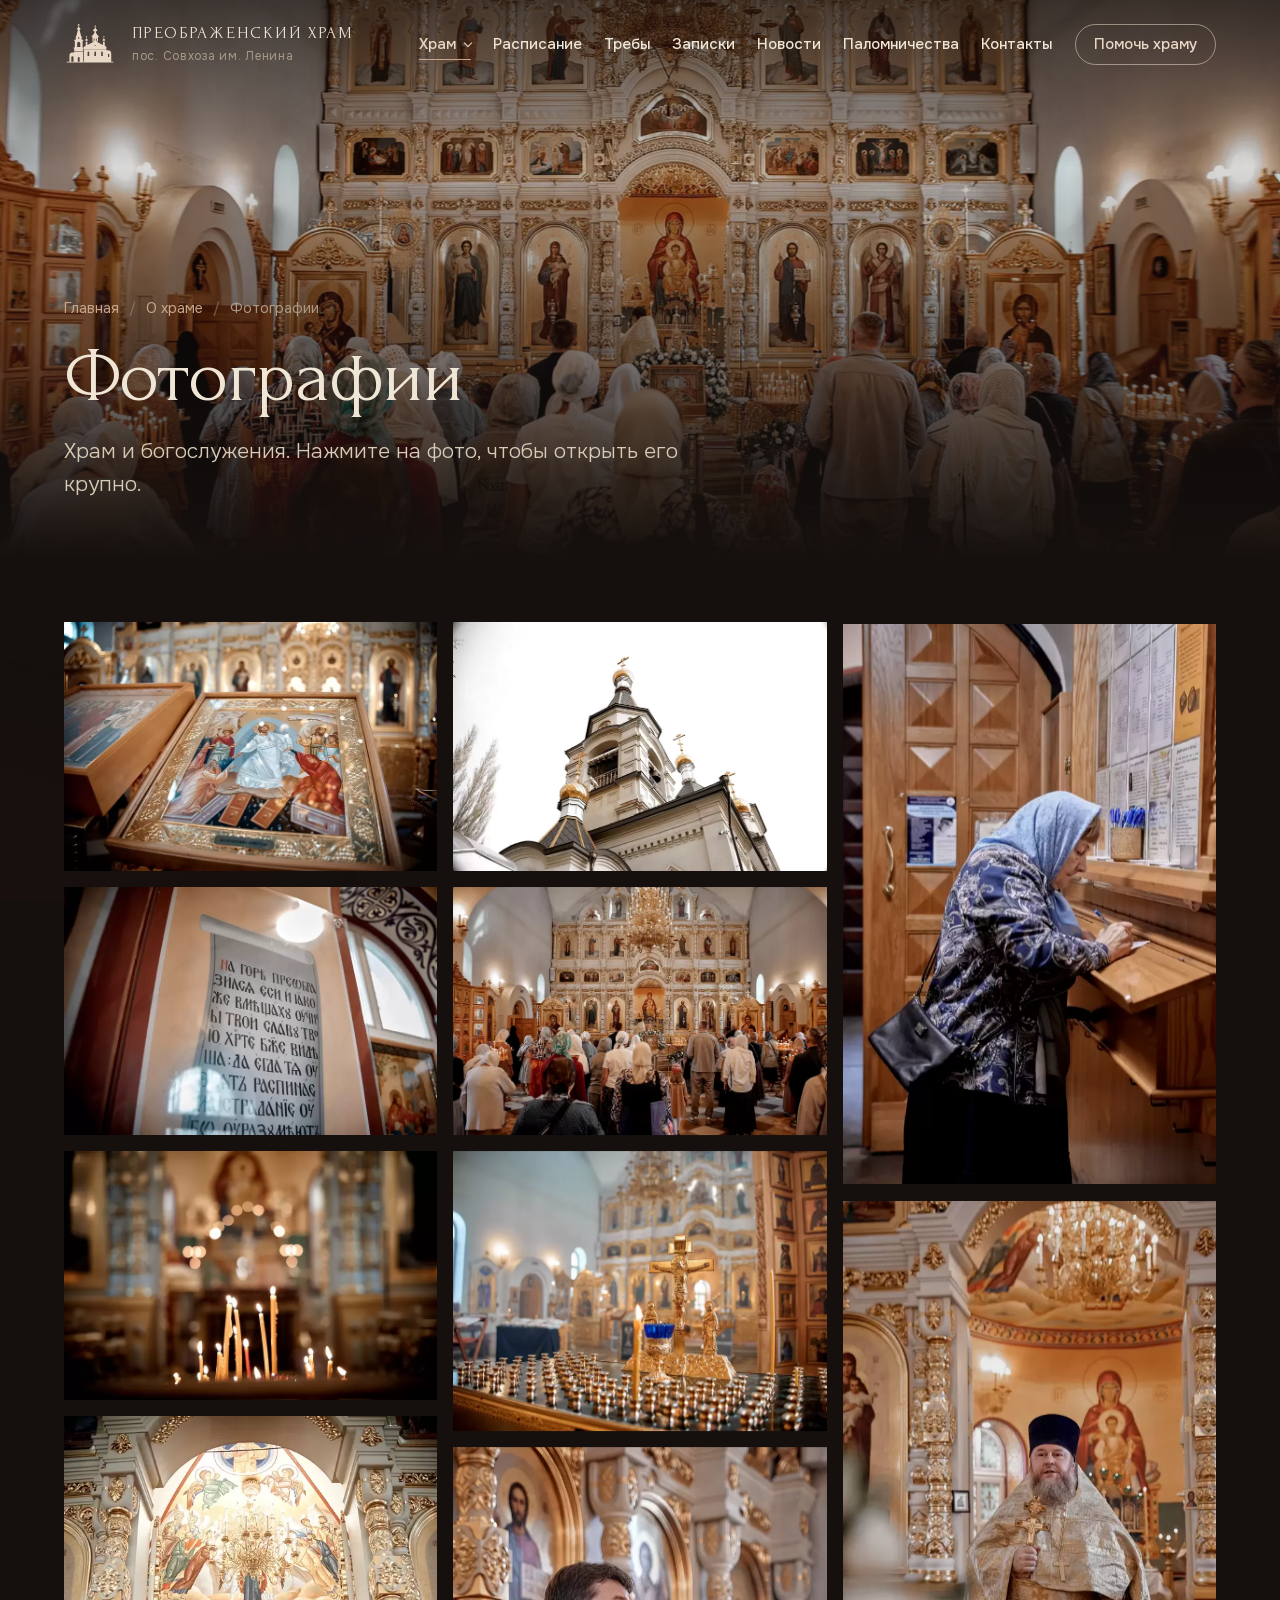
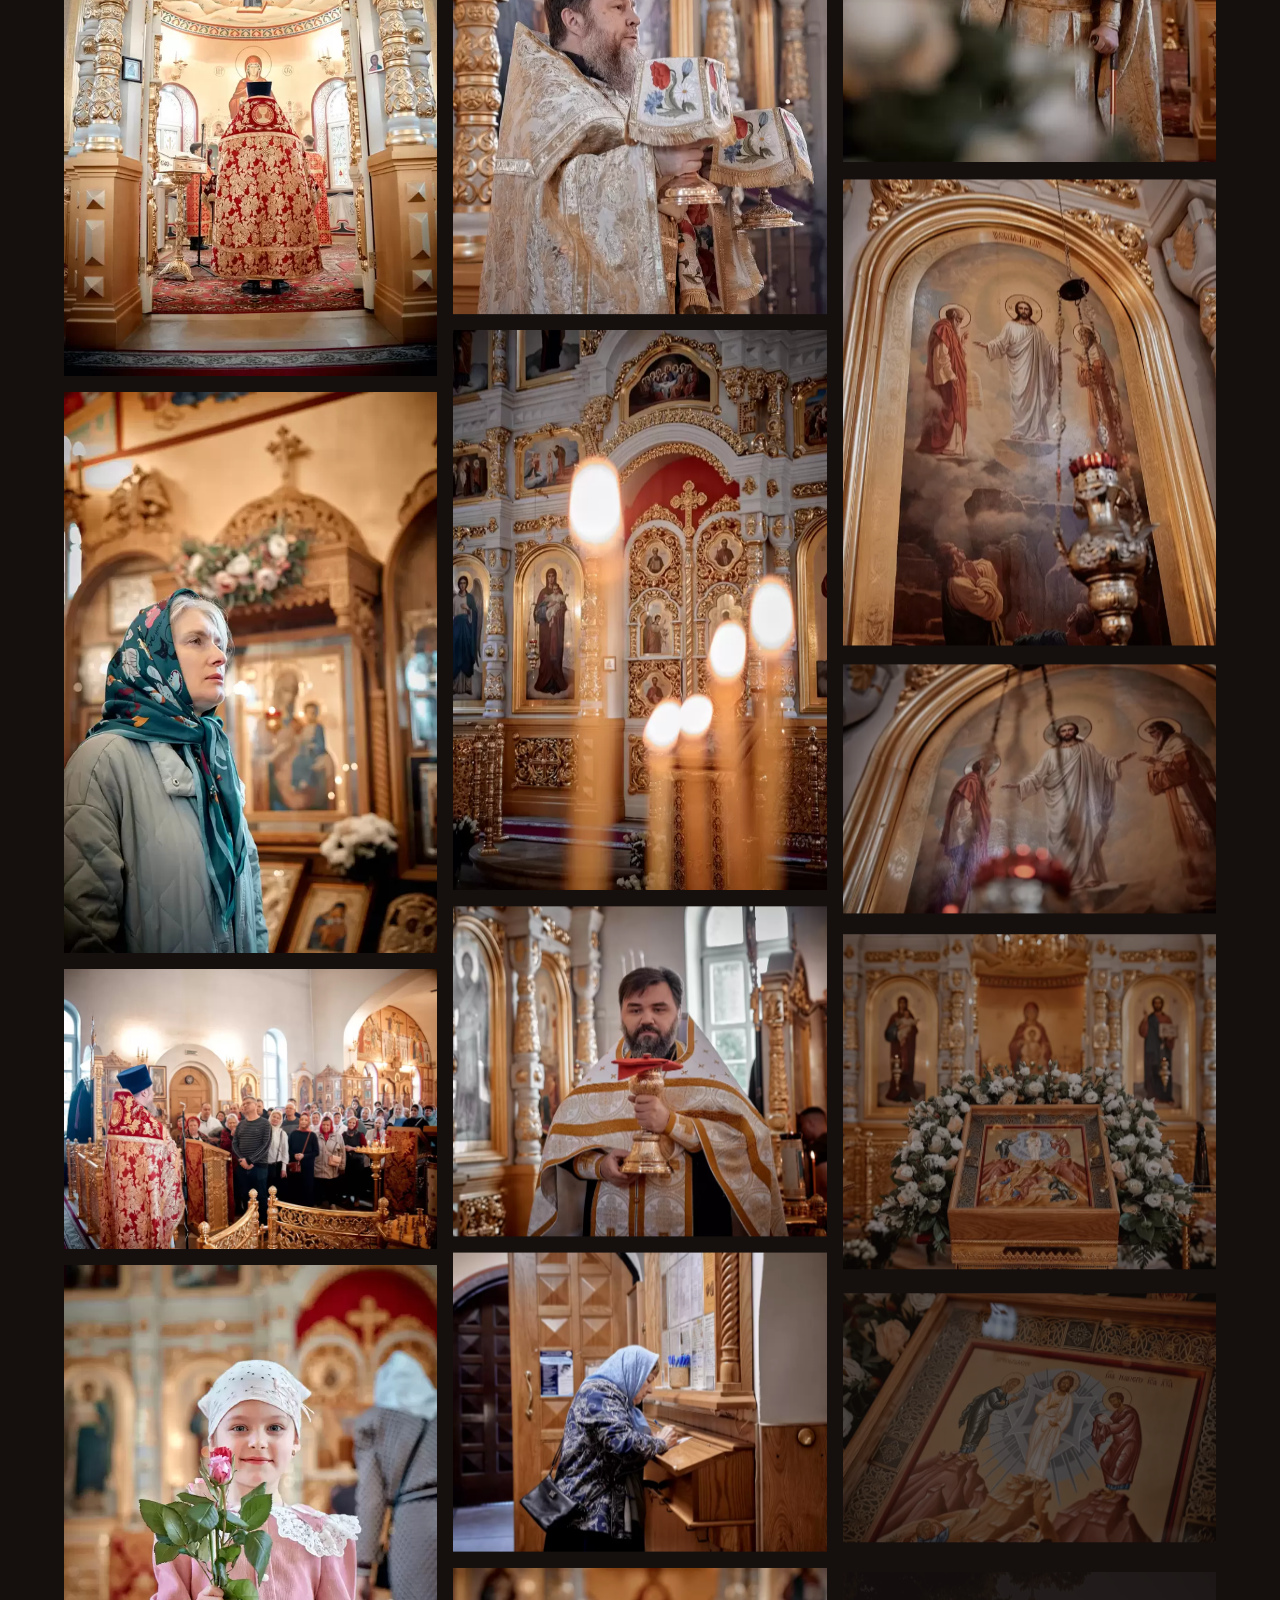
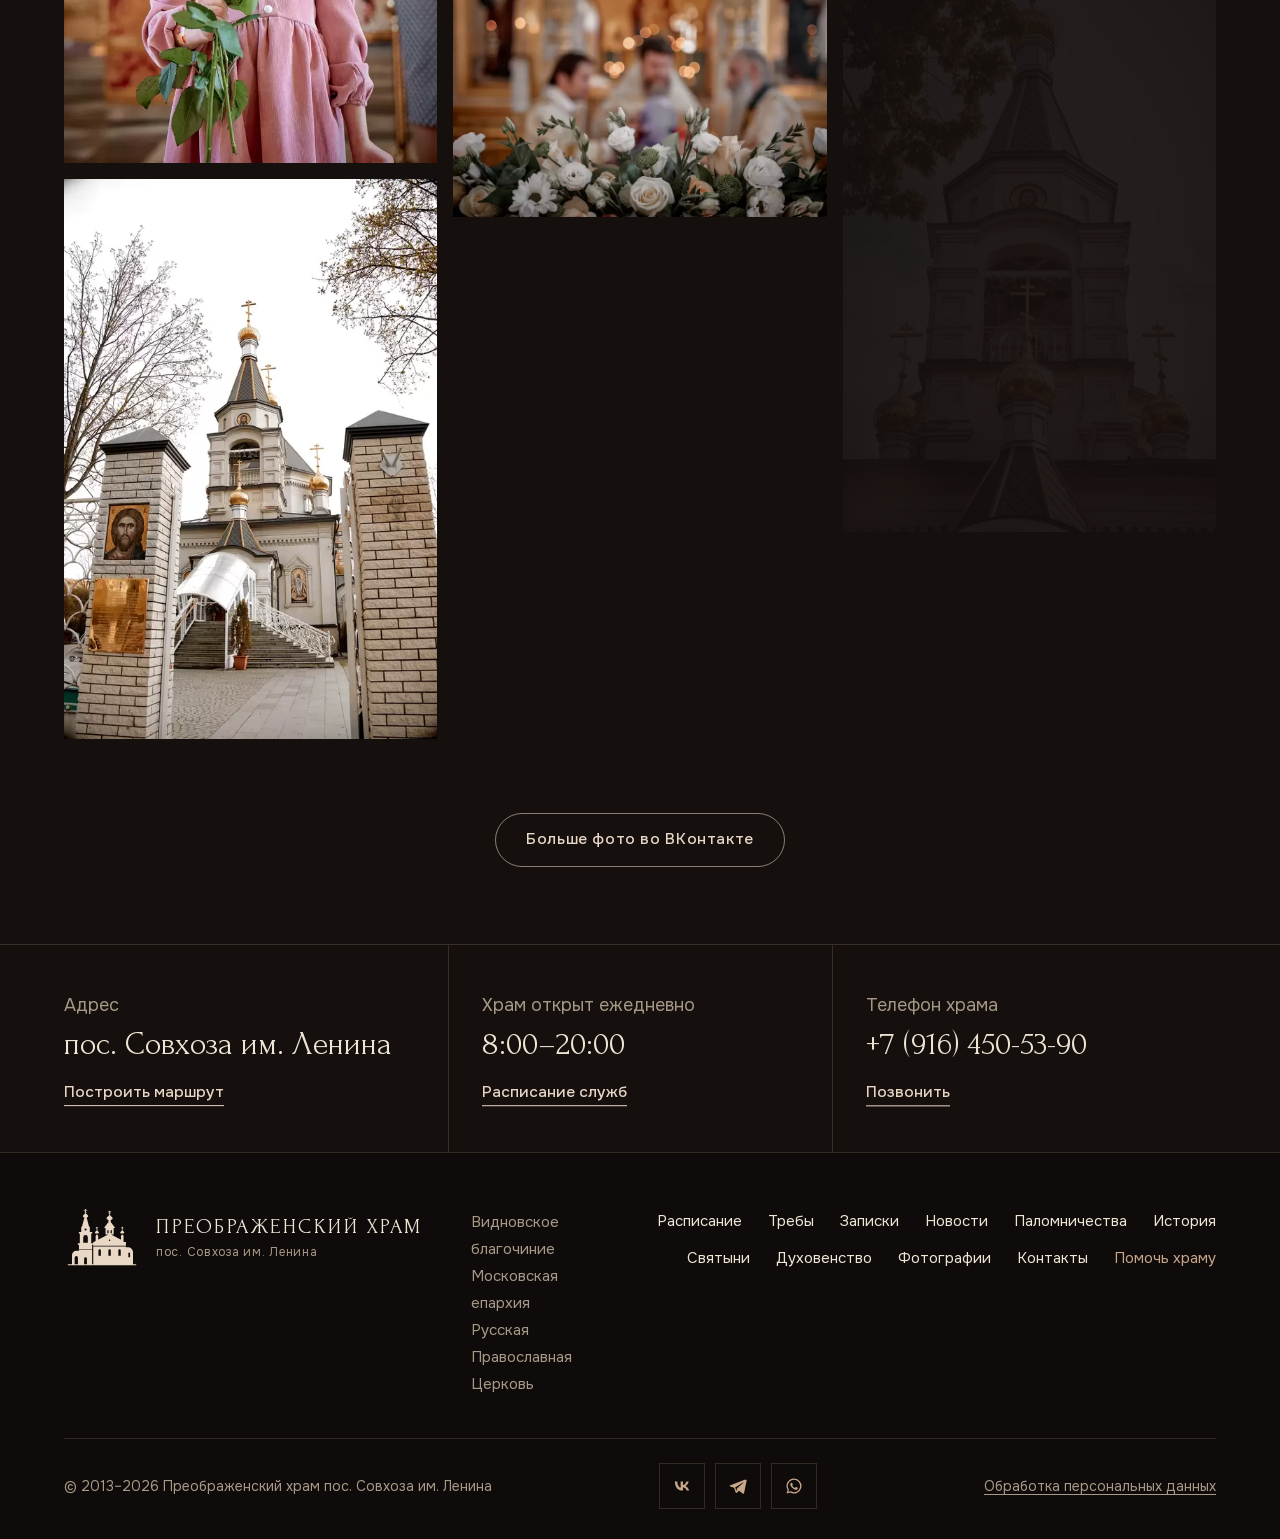
<file: foto.html>
<!doctype html>
<html lang="ru" data-palette="garnet" data-btn="pill">
<head>
<meta charset="utf-8">

<meta name="viewport" content="width=device-width, initial-scale=1">
<title>Фотографии — Преображенский храм пос. Совхоза им. Ленина</title>
<meta name="description" content="Фотографии Преображенского храма пос. Совхоза им. Ленина: богослужения, иконы, прихожане.">
<meta name="theme-color" content="#15100e">
<link rel="icon" href="img/favicon.svg" type="image/svg+xml">
<link rel="canonical" href="https://xn-----6kcjbsn9avbor9bj.xn--p1ai/foto.html">
<meta property="og:type" content="website">
<meta property="og:title" content="Фотографии — Преображенский храм пос. Совхоза им. Ленина">
<meta property="og:description" content="Фотографии Преображенского храма пос. Совхоза им. Ленина: богослужения, иконы, прихожане.">
<meta property="og:image" content="https://xn-----6kcjbsn9avbor9bj.xn--p1ai/img/foto/f23.webp">
<meta property="og:locale" content="ru_RU">
<link rel="preload" href="fonts/forum-400-cyr.woff2" as="font" type="font/woff2" crossorigin>
<link rel="preload" href="fonts/onest-cyr.woff2" as="font" type="font/woff2" crossorigin>
<link rel="stylesheet" href="css/style.css?v=202610221031">
<script>(function(d){try{if(matchMedia("(prefers-reduced-motion: reduce)").matches)return;d.classList.add("motion-pending");setTimeout(function(){d.classList.remove("intro","motion-pending")},7000)}catch(e){}})(document.documentElement)</script>
</head>
<body>
<a class="skip" href="#main">Перейти к содержимому</a>
<header class="site-header"><div class="wrap hdr">
  <a class="logo" href="index.html" aria-label="Преображенский храм — на главную"><svg viewBox="0 0 120 90" aria-hidden="true"><defs><mask id="hrm" maskUnits="userSpaceOnUse" x="0" y="0" width="120" height="90"><rect width="120" height="90" fill="#fff"/><path d="M30.4 53.2V44.6a3.6 3.6 0 0 1 7.2 0v8.6z M34 30.6a1.7 1.7 0 1 1 0 3.4 1.7 1.7 0 0 1 0-3.4z M31.8 87.4v-9a2.2 2.2 0 0 1 4.4 0v9z M16.8 87.4V77a2.6 2.6 0 0 1 5.2 0v10.4z M54.4 74V65.6a1.9 1.9 0 0 1 3.8 0V74z M70.1 74V65.6a1.9 1.9 0 0 1 3.8 0V74z M85.8 74V65.6a1.9 1.9 0 0 1 3.8 0V74z M68.4 38.4v-4.2a1 1 0 0 1 2 0v4.2z M73.6 38.4v-4.2a1 1 0 0 1 2 0v4.2z M70.8 49.4a1.2 1.2 0 1 1 2.4 0 1.2 1.2 0 0 1-2.4 0z M101.6 76v-6a1.4 1.4 0 0 1 2.8 0v6z M46.2 58.2h51.6v.9H46.2z M23.6 63h20.8v.8H23.6z" fill="#000"/></mask></defs><path mask="url(#hrm)" fill="currentColor" d="M33.44 0h1.12v6.2h-1.12zM32.39 0.87h3.22v0.81h-3.22zM31.27 1.98h5.46v0.81h-5.46zM32.02 3.84l3.97 1.24v0.81l-3.97 -1.24z M34 5.6C34.588 7.84 38.2 9.6 38.2 11.2C38.2 13.12 36.52 13.6 34 13.6S29.8 13.12 29.8 11.2C29.8 9.6 33.412 7.84 34 5.6z M32 13.4h4v2.6h-4z M28.4 28 31.6 15.8h4.8L39.6 28z M27.2 28h13.6v8.4H27.2z M23.4 36.2h21.2v2.4H23.4z M25 38.6h18v15.6H25z M21.8 54h24.4v2.6H21.8z M23.6 56.6h20.8V88H23.6z M12.6 88V73a7 7 0 0 1 7-7h4V88z M71.46 2.6h1.08v6h-1.08zM70.44 3.44h3.12v0.78h-3.12zM69.36 4.52h5.28v0.78h-5.28zM70.08 6.32l3.84 1.20v0.78l-3.84 -1.20z M72 8.2C72.672 10.719999999999999 76.8 12.7 76.8 14.5C76.8 16.66 74.88 17.2 72 17.2S67.2 16.66 67.2 14.5C67.2 12.7 71.328 10.719999999999999 72 8.2z M70.2 17h3.6v4.4h-3.6z M63.2 30 69.6 21.4h4.8L80.8 30z M65.6 30h12.8v10.4H65.6z M46.2 52.6 72 39.2l25.8 13.4z M46.2 52.2h51.6V88H46.2z M97.8 88V60.4h3.2a8 8 0 0 1 8 8V88z M51.59 28.2h0.83v4.6h-0.83zM50.80 28.84h2.39v0.60h-2.39zM49.98 29.67h4.05v0.60h-4.05zM50.53 31.05l2.94 0.92v0.60l-2.94 -0.92z M52 32.6C52.448 34.336 55.2 35.7 55.2 36.94C55.2 38.428000000000004 53.92 38.800000000000004 52 38.800000000000004S48.8 38.428000000000004 48.8 36.94C48.8 35.7 51.552 34.336 52 32.6z M49.6 43.4 51 40.6h2l1.4 2.8z M50 43.4h4v8.8h-4z M91.59 28.2h0.83v4.6h-0.83zM90.80 28.84h2.39v0.60h-2.39zM89.98 29.67h4.05v0.60h-4.05zM90.53 31.05l2.94 0.92v0.60l-2.94 -0.92z M92 32.6C92.448 34.336 95.2 35.7 95.2 36.94C95.2 38.428000000000004 93.92 38.800000000000004 92 38.800000000000004S88.8 38.428000000000004 88.8 36.94C88.8 35.7 91.552 34.336 92 32.6z M89.6 43.4 91 40.6h2l1.4 2.8z M90 43.4h4v8.8h-4z M6 87.4h108v1.6H6z"/></svg><span class="logo-t">Преображенский храм<small>пос. Совхоза им. Ленина</small></span></a>
  <a class="hdr-phone" href="tel:+79164505390" data-site-href="phoneLink" data-site="phone">+7 (916) 450-53-90</a>
  <button class="burger" type="button" aria-label="Меню" aria-controls="menu" aria-expanded="false"><span></span></button>
  <nav class="nav" id="menu" aria-label="Основное меню" data-lenis-prevent>
<div class="nav-drop cur"><button type="button" aria-expanded="false">Храм</button><ul><li><a href="istoriya.html">История храма</a></li><li><a href="svyatyni.html">Святыни</a></li><li><a href="duhovenstvo.html">Духовенство</a></li><li><a href="prihod.html">Приходская жизнь</a></li><li><a href="foto.html" aria-current="page">Фотографии</a></li></ul></div>
<a href="raspisanie.html">Расписание</a>
<a href="treby.html">Требы</a>
<a href="zapiski.html">Записки</a>
<a href="novosti.html">Новости</a>
<a href="palomnichestva.html">Паломничества</a>
<a href="kontakty.html">Контакты</a>
<a class="help" href="pomoch.html">Помочь храму</a>
  </nav>
</div></header>
<main id="main">

<section class="page-hero"><img src="img/foto/f10.webp" srcset="img/foto/f10-m.webp 800w, img/foto/f10.webp 1800w" sizes="100vw" alt="" fetchpriority="high"><div class="wrap"><nav class="crumbs" aria-label="Навигация"><a href="index.html">Главная</a><span>/</span><a href="istoriya.html">О храме</a><span>/</span>Фотографии</nav><header class="page-head"><h1>Фотографии</h1>
    <p class="lead">Храм и богослужения. Нажмите на фото, чтобы открыть его крупно.</p></header></div></section>
<div class="page-body"><div class="wrap">
  <div class="gallery" data-lightbox>
    <a href="img/foto/f01.webp"><img loading="lazy" src="img/foto/f01-m.webp" alt="Икона Жён-мироносиц"></a>
    <a href="img/foto/f02.webp"><img loading="lazy" src="img/foto/f02-m.webp" alt="Тропарь Преображения на стене"></a>
    <a href="img/foto/f03.webp"><img loading="lazy" src="img/foto/f03-m.webp" alt="Свечи перед иконостасом"></a>
    <a href="img/foto/f04.webp"><img loading="lazy" src="img/foto/f04-m.webp" alt="Священник в алтаре"></a>
    <a href="img/foto/f05.webp"><img loading="lazy" src="img/foto/f05-m.webp" alt="Прихожанка в храме"></a>
    <a href="img/foto/f06.webp"><img loading="lazy" src="img/foto/f06-m.webp" alt="Богослужение в храме"></a>
    <a href="img/foto/f07.webp"><img loading="lazy" src="img/foto/f07-m.webp" alt="Девочка с розой"></a>
    <a href="img/foto/f08.webp"><img loading="lazy" src="img/foto/f08-m.webp" alt="Вход в храм"></a>
    <a href="img/foto/f09.webp"><img loading="lazy" src="img/foto/f09-m.webp" alt="Колокольня храма"></a>
    <a href="img/foto/f10.webp"><img loading="lazy" src="img/foto/f10-m.webp" alt="Иконостас и молящиеся"></a>
    <a href="img/foto/f11.webp"><img loading="lazy" src="img/foto/f11-m.webp" alt="Распятие и свечи"></a>
    <a href="img/foto/f12.webp"><img loading="lazy" src="img/foto/f12-m.webp" alt="Священник за богослужением"></a>
    <a href="img/foto/f13.webp"><img loading="lazy" src="img/foto/f13-m.webp" alt="Свечи у иконостаса"></a>
    <a href="img/foto/f14.webp"><img loading="lazy" src="img/foto/f14-m.webp" alt="Священник с Чашей"></a>
    <a href="img/foto/f15.webp"><img loading="lazy" src="img/foto/f15-m.webp" alt="Прихожанка пишет записку"></a>
    <a href="img/foto/f16.webp"><img loading="lazy" src="img/foto/f16-m.webp" alt="Духовенство за праздничными цветами"></a>
    <a href="img/foto/f17.webp"><img loading="lazy" src="img/foto/f17-m.webp" alt="Прихожанка пишет записку"></a>
    <a href="img/foto/f18.webp"><img loading="lazy" src="img/foto/f18-m.webp" alt="Священник на амвоне"></a>
    <a href="img/foto/f19.webp"><img loading="lazy" src="img/foto/f19-m.webp" alt="Фреска Преображения"></a>
    <a href="img/foto/f20.webp"><img loading="lazy" src="img/foto/f20-m.webp" alt="Фреска Преображения"></a>
    <a href="img/foto/f21.webp"><img loading="lazy" src="img/foto/f21-m.webp" alt="Праздничная икона в цветах"></a>
    <a href="img/foto/f22.webp"><img loading="lazy" src="img/foto/f22-m.webp" alt="Икона Преображения Господня"></a>
    <a href="img/foto/f23.webp"><img loading="lazy" src="img/foto/f23-m.webp" alt="Колокольня и купола"></a>
    <a href="img/foto/f24.webp"><img loading="lazy" src="img/foto/f24-m.webp" alt="Прихожане на литургии"></a>
  </div>
  <div style="text-align:center;margin:50px 0 clamp(40px,6vw,80px)"><a class="btn" href="https://vk.com/hramvsovhoze" data-site-href="vk" target="_blank" rel="noopener">Больше фото во ВКонтакте</a></div>
</div>
</div>
</main>
<section class="contact-strip" aria-label="Адрес и контакты"><div class="wrap cs-in">
  <div class="cs-item"><div><p class="muted" style="margin:0">Адрес</p><p class="cs-big" data-site="addressShort">пос. Совхоза им. Ленина</p><a class="link" data-site-href="mapLink" href="kontakty.html#karta">Построить маршрут<span class="arr">↗</span></a></div></div>
  <div class="cs-item"><div><p class="muted" style="margin:0">Храм открыт ежедневно</p><p class="cs-big" data-site="openHours">8:00–20:00</p><a class="link" href="raspisanie.html">Расписание служб<span class="arr">→</span></a></div></div>
  <div class="cs-item"><div><p class="muted" style="margin:0">Телефон храма</p><p class="cs-big"><a href="tel:+79164505390" data-site-href="phoneLink" data-site="phone" style="text-decoration:none">+7 (916) 450-53-90</a></p><a class="link" href="tel:+79164505390" data-site-href="phoneLink">Позвонить<span class="arr">→</span></a></div></div>
</div></section>
<footer class="site-footer"><div class="wrap">
  <div class="ft">
    <a class="logo" href="index.html" aria-label="На главную"><svg viewBox="0 0 120 90" aria-hidden="true"><defs><mask id="hrm" maskUnits="userSpaceOnUse" x="0" y="0" width="120" height="90"><rect width="120" height="90" fill="#fff"/><path d="M30.4 53.2V44.6a3.6 3.6 0 0 1 7.2 0v8.6z M34 30.6a1.7 1.7 0 1 1 0 3.4 1.7 1.7 0 0 1 0-3.4z M31.8 87.4v-9a2.2 2.2 0 0 1 4.4 0v9z M16.8 87.4V77a2.6 2.6 0 0 1 5.2 0v10.4z M54.4 74V65.6a1.9 1.9 0 0 1 3.8 0V74z M70.1 74V65.6a1.9 1.9 0 0 1 3.8 0V74z M85.8 74V65.6a1.9 1.9 0 0 1 3.8 0V74z M68.4 38.4v-4.2a1 1 0 0 1 2 0v4.2z M73.6 38.4v-4.2a1 1 0 0 1 2 0v4.2z M70.8 49.4a1.2 1.2 0 1 1 2.4 0 1.2 1.2 0 0 1-2.4 0z M101.6 76v-6a1.4 1.4 0 0 1 2.8 0v6z M46.2 58.2h51.6v.9H46.2z M23.6 63h20.8v.8H23.6z" fill="#000"/></mask></defs><path mask="url(#hrm)" fill="currentColor" d="M33.44 0h1.12v6.2h-1.12zM32.39 0.87h3.22v0.81h-3.22zM31.27 1.98h5.46v0.81h-5.46zM32.02 3.84l3.97 1.24v0.81l-3.97 -1.24z M34 5.6C34.588 7.84 38.2 9.6 38.2 11.2C38.2 13.12 36.52 13.6 34 13.6S29.8 13.12 29.8 11.2C29.8 9.6 33.412 7.84 34 5.6z M32 13.4h4v2.6h-4z M28.4 28 31.6 15.8h4.8L39.6 28z M27.2 28h13.6v8.4H27.2z M23.4 36.2h21.2v2.4H23.4z M25 38.6h18v15.6H25z M21.8 54h24.4v2.6H21.8z M23.6 56.6h20.8V88H23.6z M12.6 88V73a7 7 0 0 1 7-7h4V88z M71.46 2.6h1.08v6h-1.08zM70.44 3.44h3.12v0.78h-3.12zM69.36 4.52h5.28v0.78h-5.28zM70.08 6.32l3.84 1.20v0.78l-3.84 -1.20z M72 8.2C72.672 10.719999999999999 76.8 12.7 76.8 14.5C76.8 16.66 74.88 17.2 72 17.2S67.2 16.66 67.2 14.5C67.2 12.7 71.328 10.719999999999999 72 8.2z M70.2 17h3.6v4.4h-3.6z M63.2 30 69.6 21.4h4.8L80.8 30z M65.6 30h12.8v10.4H65.6z M46.2 52.6 72 39.2l25.8 13.4z M46.2 52.2h51.6V88H46.2z M97.8 88V60.4h3.2a8 8 0 0 1 8 8V88z M51.59 28.2h0.83v4.6h-0.83zM50.80 28.84h2.39v0.60h-2.39zM49.98 29.67h4.05v0.60h-4.05zM50.53 31.05l2.94 0.92v0.60l-2.94 -0.92z M52 32.6C52.448 34.336 55.2 35.7 55.2 36.94C55.2 38.428000000000004 53.92 38.800000000000004 52 38.800000000000004S48.8 38.428000000000004 48.8 36.94C48.8 35.7 51.552 34.336 52 32.6z M49.6 43.4 51 40.6h2l1.4 2.8z M50 43.4h4v8.8h-4z M91.59 28.2h0.83v4.6h-0.83zM90.80 28.84h2.39v0.60h-2.39zM89.98 29.67h4.05v0.60h-4.05zM90.53 31.05l2.94 0.92v0.60l-2.94 -0.92z M92 32.6C92.448 34.336 95.2 35.7 95.2 36.94C95.2 38.428000000000004 93.92 38.800000000000004 92 38.800000000000004S88.8 38.428000000000004 88.8 36.94C88.8 35.7 91.552 34.336 92 32.6z M89.6 43.4 91 40.6h2l1.4 2.8z M90 43.4h4v8.8h-4z M6 87.4h108v1.6H6z"/></svg><span class="logo-t">Преображенский храм<small>пос. Совхоза им. Ленина</small></span></a>
    <div class="ft-meta">Видновское благочиние<br>Московская епархия<br>Русская Православная Церковь</div>
    <nav class="ft-nav" aria-label="Меню в подвале">
      <a href="raspisanie.html">Расписание</a><a href="treby.html">Требы</a><a href="zapiski.html">Записки</a><a href="novosti.html">Новости</a><a href="palomnichestva.html">Паломничества</a><a href="istoriya.html">История</a><a href="svyatyni.html">Святыни</a><a href="duhovenstvo.html">Духовенство</a><a href="foto.html">Фотографии</a><a href="kontakty.html">Контакты</a><a class="help" href="pomoch.html">Помочь храму</a>
    </nav>
  </div>
  <div class="ft-bottom">
    <span>© 2013–<span data-year>2026</span> Преображенский храм пос. Совхоза им. Ленина</span>
    <div class="ft-soc"><a href="https://vk.com/hramvsovhoze" data-site-href="vk" target="_blank" rel="noopener" aria-label="ВКонтакте"><svg viewBox="0 0 24 24" fill="currentColor" aria-hidden="true"><path d="M12.8 17.5C6.9 17.5 3.5 13.4 3.4 6.6h3c.1 5 2.3 7.1 4 7.5V6.6h2.8v4.3c1.7-.2 3.5-2.1 4.1-4.3h2.8a8.3 8.3 0 0 1-3.8 5.4 8.6 8.6 0 0 1 4.4 5.5h-3.1a5.4 5.4 0 0 0-4.4-3.9v3.9h-.4z"/></svg></a><a href="https://t.me/+NVFGvZDvnl00ZGNi" data-site-href="telegram" target="_blank" rel="noopener" aria-label="Телеграм"><svg viewBox="0 0 24 24" fill="currentColor" aria-hidden="true"><path d="M20.7 4.3 2.9 11.2c-1.2.5-1.2 1.2-.2 1.5l4.6 1.4 1.8 5.4c.2.6.4.8.9.8.4 0 .6-.2.9-.4l2.2-2.2 4.6 3.4c.8.5 1.4.2 1.6-.8l3-14.2c.3-1.2-.5-1.8-1.6-1.3zM8.6 13.7l9.3-5.9c.5-.3.9-.1.5.2l-7.7 7-.3 3.2z"/></svg></a><a href="https://chat.whatsapp.com/G2kNUDF2cB5JFcOz3MVybv" data-site-href="whatsapp" target="_blank" rel="noopener" aria-label="Ватсап"><svg viewBox="0 0 24 24" fill="currentColor" aria-hidden="true"><path d="M12 3a9 9 0 0 0-7.7 13.6L3 21l4.5-1.2A9 9 0 1 0 12 3zm0 16.4a7.4 7.4 0 0 1-3.8-1l-.3-.2-2.7.7.7-2.6-.2-.3A7.4 7.4 0 1 1 12 19.4zm4.1-5.5c-.2-.1-1.3-.7-1.5-.7-.2-.1-.4-.1-.5.1l-.7.9c-.1.2-.3.2-.5.1a6 6 0 0 1-3-2.6c-.2-.4.2-.4.6-1.2.1-.1 0-.3 0-.4l-.7-1.6c-.2-.4-.4-.4-.5-.4h-.4a.8.8 0 0 0-.6.3 2.5 2.5 0 0 0-.8 1.9 4.4 4.4 0 0 0 .9 2.3 10 10 0 0 0 3.8 3.4c1.4.6 2 .7 2.7.6.4-.1 1.3-.5 1.5-1.1.2-.5.2-1 .1-1.1l-.4-.2z"/></svg></a></div>
    <a href="politika.html">Обработка персональных данных</a>
  </div>
</div></footer>
<script src="js/glyphs.js?v=202610221031"></script>
<script src="js/config.js?v=202610221031"></script>
<script src="js/main.js?v=202610221031"></script>
<script src="js/gsap.min.js"></script>
<script src="js/ScrollTrigger.min.js"></script>
<script src="js/lenis.min.js"></script>
<script src="js/motion.js?v=202610221031"></script>
</body>
</html>
</file>
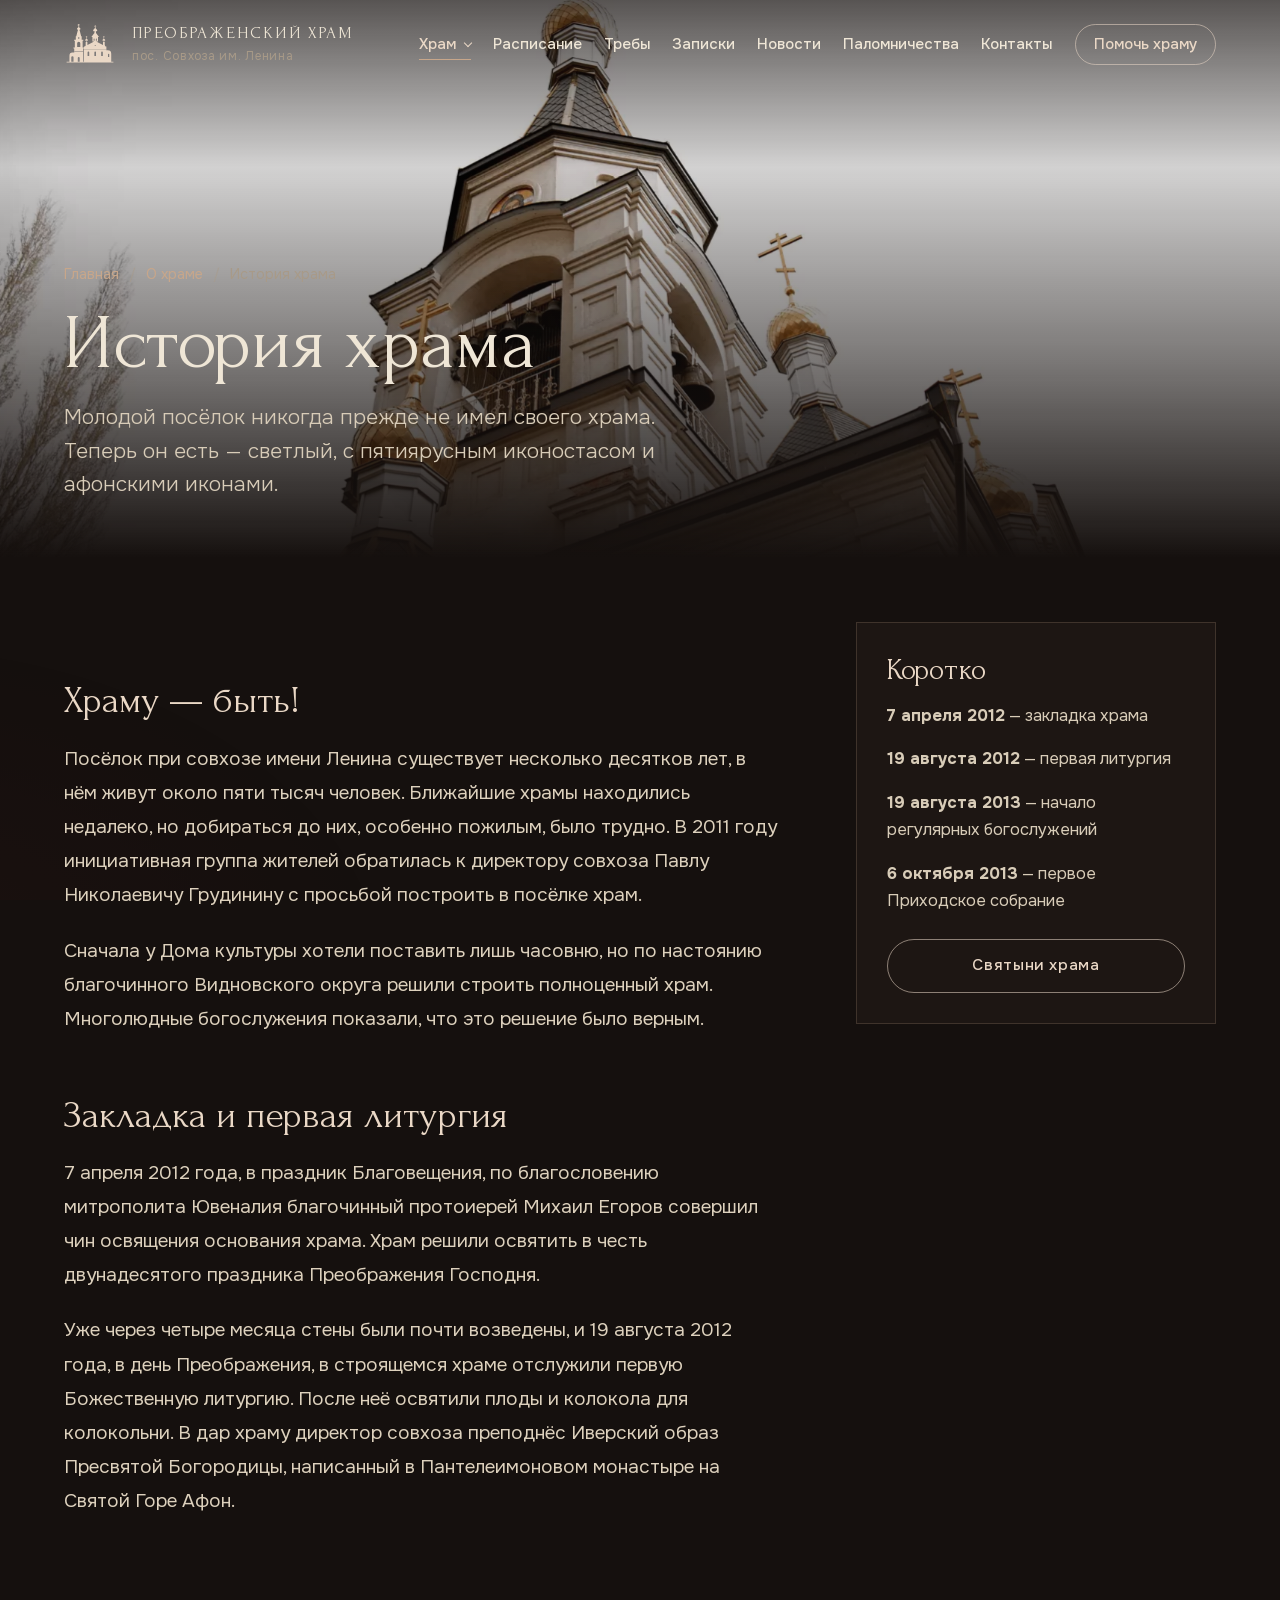
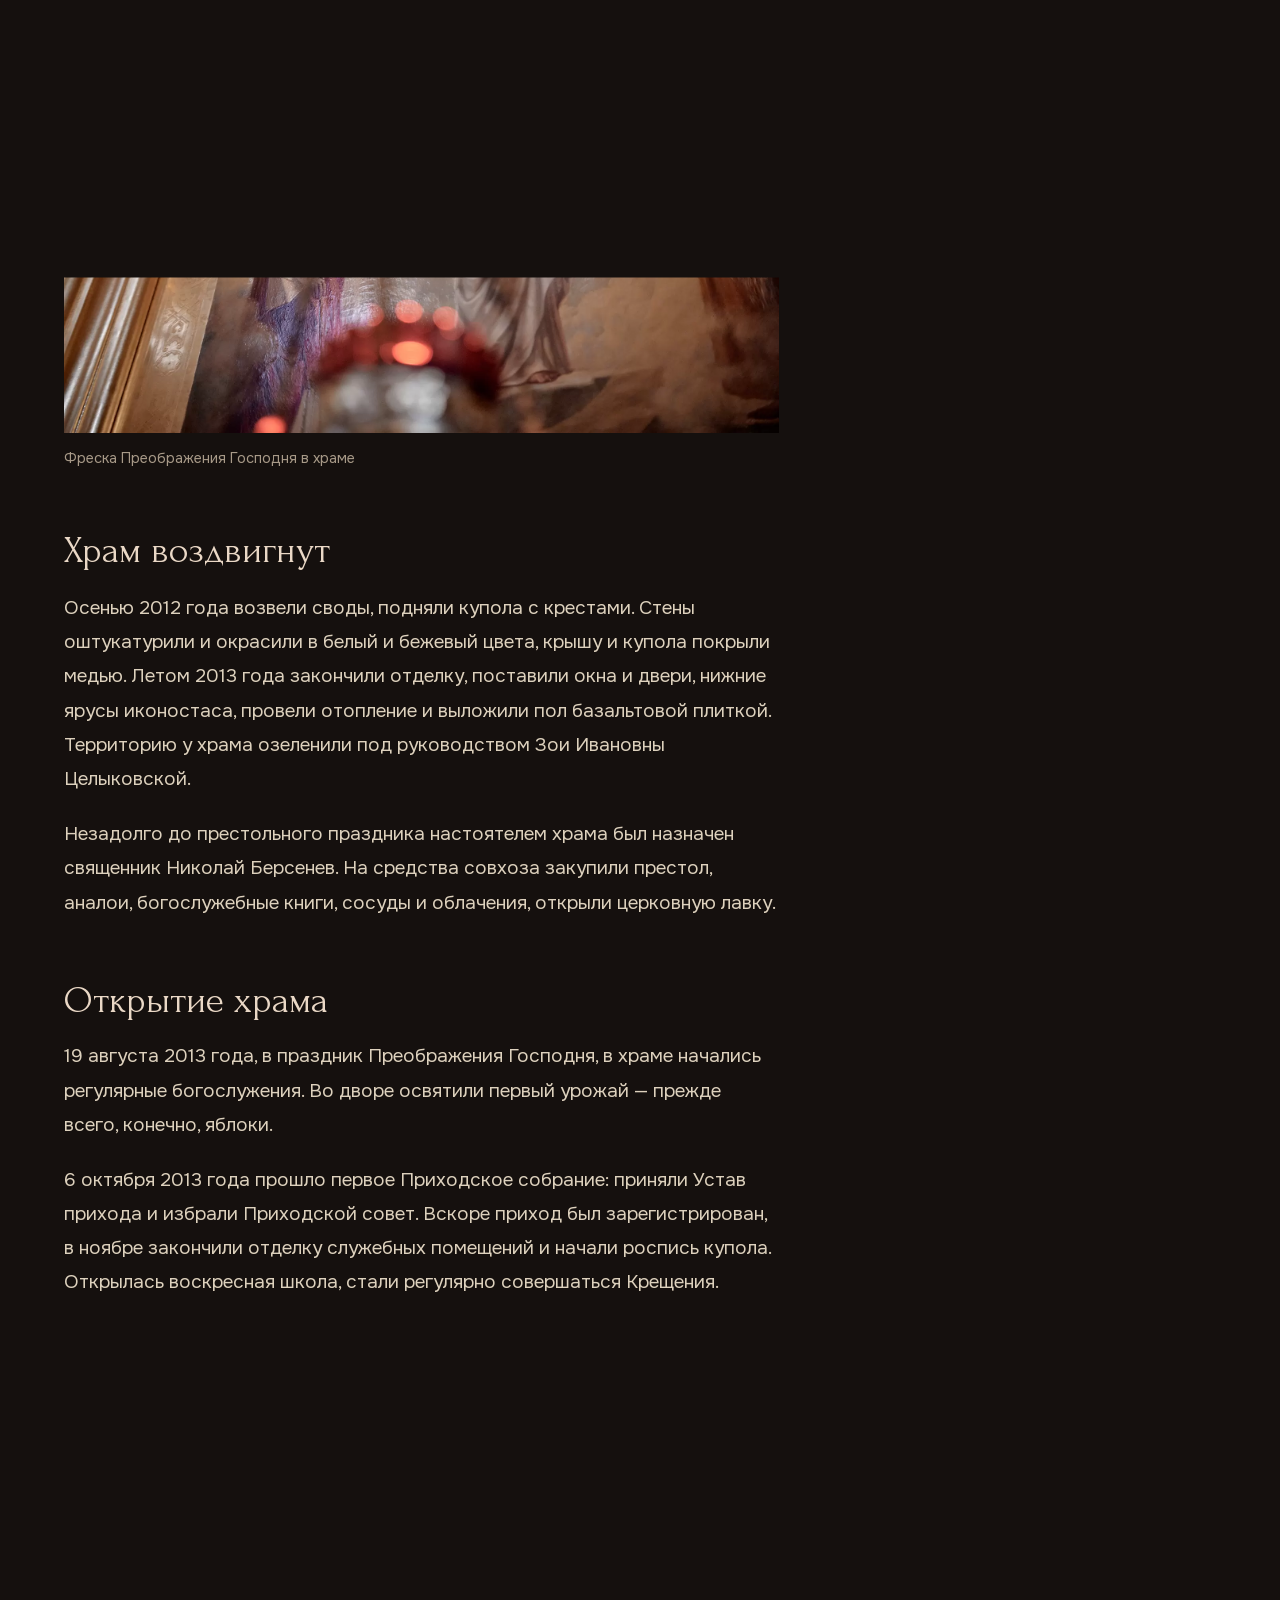
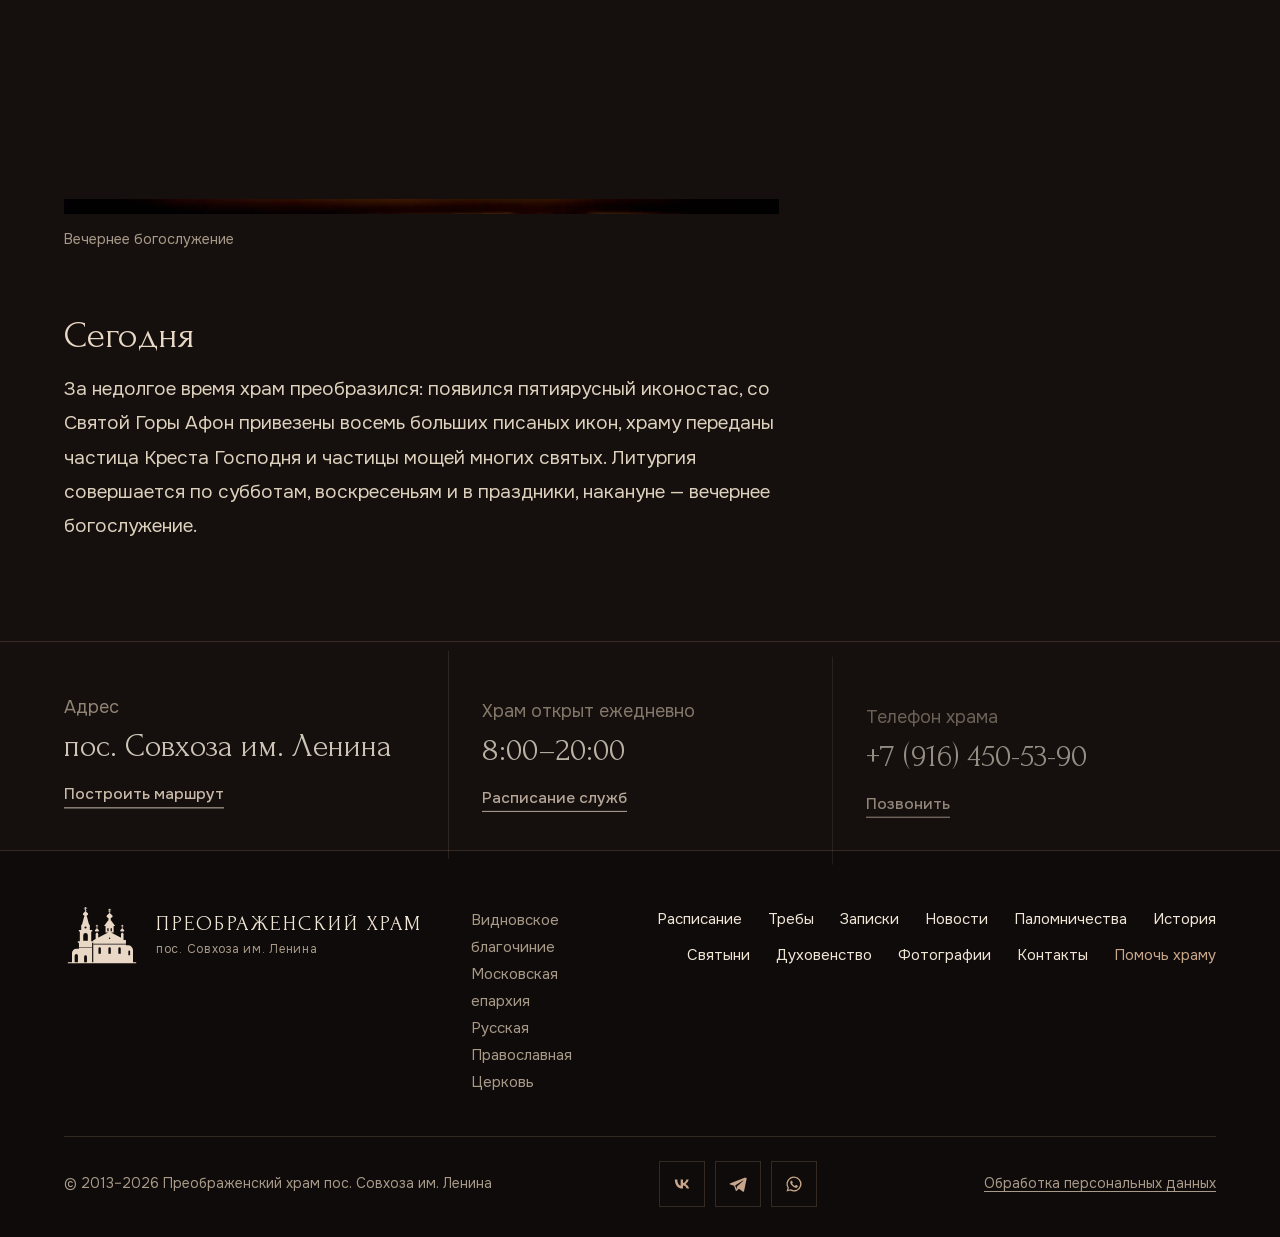
<file: istoriya.html>
<!doctype html>
<html lang="ru" data-palette="garnet" data-btn="pill">
<head>
<meta charset="utf-8">

<meta name="viewport" content="width=device-width, initial-scale=1">
<title>История храма — Преображенский храм пос. Совхоза им. Ленина</title>
<meta name="description" content="История Преображенского храма пос. Совхоза им. Ленина: закладка в 2012 году, первая литургия, открытие храма в 2013 году.">
<meta name="theme-color" content="#15100e">
<link rel="icon" href="img/favicon.svg" type="image/svg+xml">
<link rel="canonical" href="https://xn-----6kcjbsn9avbor9bj.xn--p1ai/istoriya.html">
<meta property="og:type" content="website">
<meta property="og:title" content="История храма — Преображенский храм пос. Совхоза им. Ленина">
<meta property="og:description" content="История Преображенского храма пос. Совхоза им. Ленина: закладка в 2012 году, первая литургия, открытие храма в 2013 году.">
<meta property="og:image" content="https://xn-----6kcjbsn9avbor9bj.xn--p1ai/img/foto/f09.webp">
<meta property="og:locale" content="ru_RU">
<link rel="preload" href="fonts/forum-400-cyr.woff2" as="font" type="font/woff2" crossorigin>
<link rel="preload" href="fonts/onest-cyr.woff2" as="font" type="font/woff2" crossorigin>
<link rel="stylesheet" href="css/style.css?v=202610221031">
<script>(function(d){try{if(matchMedia("(prefers-reduced-motion: reduce)").matches)return;d.classList.add("motion-pending");setTimeout(function(){d.classList.remove("intro","motion-pending")},7000)}catch(e){}})(document.documentElement)</script>
</head>
<body>
<a class="skip" href="#main">Перейти к содержимому</a>
<header class="site-header"><div class="wrap hdr">
  <a class="logo" href="index.html" aria-label="Преображенский храм — на главную"><svg viewBox="0 0 120 90" aria-hidden="true"><defs><mask id="hrm" maskUnits="userSpaceOnUse" x="0" y="0" width="120" height="90"><rect width="120" height="90" fill="#fff"/><path d="M30.4 53.2V44.6a3.6 3.6 0 0 1 7.2 0v8.6z M34 30.6a1.7 1.7 0 1 1 0 3.4 1.7 1.7 0 0 1 0-3.4z M31.8 87.4v-9a2.2 2.2 0 0 1 4.4 0v9z M16.8 87.4V77a2.6 2.6 0 0 1 5.2 0v10.4z M54.4 74V65.6a1.9 1.9 0 0 1 3.8 0V74z M70.1 74V65.6a1.9 1.9 0 0 1 3.8 0V74z M85.8 74V65.6a1.9 1.9 0 0 1 3.8 0V74z M68.4 38.4v-4.2a1 1 0 0 1 2 0v4.2z M73.6 38.4v-4.2a1 1 0 0 1 2 0v4.2z M70.8 49.4a1.2 1.2 0 1 1 2.4 0 1.2 1.2 0 0 1-2.4 0z M101.6 76v-6a1.4 1.4 0 0 1 2.8 0v6z M46.2 58.2h51.6v.9H46.2z M23.6 63h20.8v.8H23.6z" fill="#000"/></mask></defs><path mask="url(#hrm)" fill="currentColor" d="M33.44 0h1.12v6.2h-1.12zM32.39 0.87h3.22v0.81h-3.22zM31.27 1.98h5.46v0.81h-5.46zM32.02 3.84l3.97 1.24v0.81l-3.97 -1.24z M34 5.6C34.588 7.84 38.2 9.6 38.2 11.2C38.2 13.12 36.52 13.6 34 13.6S29.8 13.12 29.8 11.2C29.8 9.6 33.412 7.84 34 5.6z M32 13.4h4v2.6h-4z M28.4 28 31.6 15.8h4.8L39.6 28z M27.2 28h13.6v8.4H27.2z M23.4 36.2h21.2v2.4H23.4z M25 38.6h18v15.6H25z M21.8 54h24.4v2.6H21.8z M23.6 56.6h20.8V88H23.6z M12.6 88V73a7 7 0 0 1 7-7h4V88z M71.46 2.6h1.08v6h-1.08zM70.44 3.44h3.12v0.78h-3.12zM69.36 4.52h5.28v0.78h-5.28zM70.08 6.32l3.84 1.20v0.78l-3.84 -1.20z M72 8.2C72.672 10.719999999999999 76.8 12.7 76.8 14.5C76.8 16.66 74.88 17.2 72 17.2S67.2 16.66 67.2 14.5C67.2 12.7 71.328 10.719999999999999 72 8.2z M70.2 17h3.6v4.4h-3.6z M63.2 30 69.6 21.4h4.8L80.8 30z M65.6 30h12.8v10.4H65.6z M46.2 52.6 72 39.2l25.8 13.4z M46.2 52.2h51.6V88H46.2z M97.8 88V60.4h3.2a8 8 0 0 1 8 8V88z M51.59 28.2h0.83v4.6h-0.83zM50.80 28.84h2.39v0.60h-2.39zM49.98 29.67h4.05v0.60h-4.05zM50.53 31.05l2.94 0.92v0.60l-2.94 -0.92z M52 32.6C52.448 34.336 55.2 35.7 55.2 36.94C55.2 38.428000000000004 53.92 38.800000000000004 52 38.800000000000004S48.8 38.428000000000004 48.8 36.94C48.8 35.7 51.552 34.336 52 32.6z M49.6 43.4 51 40.6h2l1.4 2.8z M50 43.4h4v8.8h-4z M91.59 28.2h0.83v4.6h-0.83zM90.80 28.84h2.39v0.60h-2.39zM89.98 29.67h4.05v0.60h-4.05zM90.53 31.05l2.94 0.92v0.60l-2.94 -0.92z M92 32.6C92.448 34.336 95.2 35.7 95.2 36.94C95.2 38.428000000000004 93.92 38.800000000000004 92 38.800000000000004S88.8 38.428000000000004 88.8 36.94C88.8 35.7 91.552 34.336 92 32.6z M89.6 43.4 91 40.6h2l1.4 2.8z M90 43.4h4v8.8h-4z M6 87.4h108v1.6H6z"/></svg><span class="logo-t">Преображенский храм<small>пос. Совхоза им. Ленина</small></span></a>
  <a class="hdr-phone" href="tel:+79164505390" data-site-href="phoneLink" data-site="phone">+7 (916) 450-53-90</a>
  <button class="burger" type="button" aria-label="Меню" aria-controls="menu" aria-expanded="false"><span></span></button>
  <nav class="nav" id="menu" aria-label="Основное меню" data-lenis-prevent>
<div class="nav-drop cur"><button type="button" aria-expanded="false">Храм</button><ul><li><a href="istoriya.html" aria-current="page">История храма</a></li><li><a href="svyatyni.html">Святыни</a></li><li><a href="duhovenstvo.html">Духовенство</a></li><li><a href="prihod.html">Приходская жизнь</a></li><li><a href="foto.html">Фотографии</a></li></ul></div>
<a href="raspisanie.html">Расписание</a>
<a href="treby.html">Требы</a>
<a href="zapiski.html">Записки</a>
<a href="novosti.html">Новости</a>
<a href="palomnichestva.html">Паломничества</a>
<a href="kontakty.html">Контакты</a>
<a class="help" href="pomoch.html">Помочь храму</a>
  </nav>
</div></header>
<main id="main">

<section class="page-hero"><img src="img/foto/f09.webp" srcset="img/foto/f09-m.webp 800w, img/foto/f09.webp 1800w" sizes="100vw" alt="" fetchpriority="high"><div class="wrap"><nav class="crumbs" aria-label="Навигация"><a href="index.html">Главная</a><span>/</span><a href="istoriya.html">О храме</a><span>/</span>История храма</nav><header class="page-head"><h1>История храма</h1>
    <p class="lead">Молодой посёлок никогда прежде не имел своего храма. Теперь он есть — светлый, с пятиярусным иконостасом и афонскими иконами.</p></header></div></section>
<div class="page-body"><div class="wrap">

  <div class="article">
    <div class="prose">
      <h2>Храму — быть!</h2>
      <p>Посёлок при совхозе имени Ленина существует несколько десятков лет, в нём живут около пяти тысяч человек. Ближайшие храмы находились недалеко, но добираться до них, особенно пожилым, было трудно. В 2011 году инициативная группа жителей обратилась к директору совхоза Павлу Николаевичу Грудинину с просьбой построить в посёлке храм.</p>
      <p>Сначала у Дома культуры хотели поставить лишь часовню, но по настоянию благочинного Видновского округа решили строить полноценный храм. Многолюдные богослужения показали, что это решение было верным.</p>

      <h2>Закладка и первая литургия</h2>
      <p>7 апреля 2012 года, в праздник Благовещения, по благословению митрополита Ювеналия благочинный протоиерей Михаил Егоров совершил чин освящения основания храма. Храм решили освятить в честь двунадесятого праздника Преображения Господня.</p>
      <p>Уже через четыре месяца стены были почти возведены, и 19 августа 2012 года, в день Преображения, в строящемся храме отслужили первую Божественную литургию. После неё освятили плоды и колокола для колокольни. В дар храму директор совхоза преподнёс Иверский образ Пресвятой Богородицы, написанный в Пантелеимоновом монастыре на Святой Горе Афон.</p>
      <figure><img src="img/foto/f20.webp" alt="Фреска Преображения Господня" loading="lazy"><figcaption>Фреска Преображения Господня в храме</figcaption></figure>

      <h2>Храм воздвигнут</h2>
      <p>Осенью 2012 года возвели своды, подняли купола с крестами. Стены оштукатурили и окрасили в белый и бежевый цвета, крышу и купола покрыли медью. Летом 2013 года закончили отделку, поставили окна и двери, нижние ярусы иконостаса, провели отопление и выложили пол базальтовой плиткой. Территорию у храма озеленили под руководством Зои Ивановны Целыковской.</p>
      <p>Незадолго до престольного праздника настоятелем храма был назначен священник Николай Берсенев. На средства совхоза закупили престол, аналои, богослужебные книги, сосуды и облачения, открыли церковную лавку.</p>

      <h2>Открытие храма</h2>
      <p>19 августа 2013 года, в праздник Преображения Господня, в храме начались регулярные богослужения. Во дворе освятили первый урожай — прежде всего, конечно, яблоки.</p>
      <p>6 октября 2013 года прошло первое Приходское собрание: приняли Устав прихода и избрали Приходской совет. Вскоре приход был зарегистрирован, в ноябре закончили отделку служебных помещений и начали роспись купола. Открылась воскресная школа, стали регулярно совершаться Крещения.</p>
      <figure><img src="img/foto/f03.webp" alt="Свечи перед иконостасом" loading="lazy"><figcaption>Вечернее богослужение</figcaption></figure>

      <h2>Сегодня</h2>
      <p>За недолгое время храм преобразился: появился пятиярусный иконостас, со Святой Горы Афон привезены восемь больших писаных икон, храму переданы частица Креста Господня и частицы мощей многих святых. Литургия совершается по субботам, воскресеньям и в праздники, накануне — вечернее богослужение.</p>
    </div>
    <aside class="aside"><h3>Коротко</h3>
      <p><b>7 апреля 2012</b> — закладка храма</p>
      <p><b>19 августа 2012</b> — первая литургия</p>
      <p><b>19 августа 2013</b> — начало регулярных богослужений</p>
      <p><b>6 октября 2013</b> — первое Приходское собрание</p>
      <a class="btn" href="svyatyni.html">Святыни храма</a></aside>
  </div>
  <div style="height:clamp(40px,6vw,80px)"></div>
</div>
</div>
</main>
<section class="contact-strip" aria-label="Адрес и контакты"><div class="wrap cs-in">
  <div class="cs-item"><div><p class="muted" style="margin:0">Адрес</p><p class="cs-big" data-site="addressShort">пос. Совхоза им. Ленина</p><a class="link" data-site-href="mapLink" href="kontakty.html#karta">Построить маршрут<span class="arr">↗</span></a></div></div>
  <div class="cs-item"><div><p class="muted" style="margin:0">Храм открыт ежедневно</p><p class="cs-big" data-site="openHours">8:00–20:00</p><a class="link" href="raspisanie.html">Расписание служб<span class="arr">→</span></a></div></div>
  <div class="cs-item"><div><p class="muted" style="margin:0">Телефон храма</p><p class="cs-big"><a href="tel:+79164505390" data-site-href="phoneLink" data-site="phone" style="text-decoration:none">+7 (916) 450-53-90</a></p><a class="link" href="tel:+79164505390" data-site-href="phoneLink">Позвонить<span class="arr">→</span></a></div></div>
</div></section>
<footer class="site-footer"><div class="wrap">
  <div class="ft">
    <a class="logo" href="index.html" aria-label="На главную"><svg viewBox="0 0 120 90" aria-hidden="true"><defs><mask id="hrm" maskUnits="userSpaceOnUse" x="0" y="0" width="120" height="90"><rect width="120" height="90" fill="#fff"/><path d="M30.4 53.2V44.6a3.6 3.6 0 0 1 7.2 0v8.6z M34 30.6a1.7 1.7 0 1 1 0 3.4 1.7 1.7 0 0 1 0-3.4z M31.8 87.4v-9a2.2 2.2 0 0 1 4.4 0v9z M16.8 87.4V77a2.6 2.6 0 0 1 5.2 0v10.4z M54.4 74V65.6a1.9 1.9 0 0 1 3.8 0V74z M70.1 74V65.6a1.9 1.9 0 0 1 3.8 0V74z M85.8 74V65.6a1.9 1.9 0 0 1 3.8 0V74z M68.4 38.4v-4.2a1 1 0 0 1 2 0v4.2z M73.6 38.4v-4.2a1 1 0 0 1 2 0v4.2z M70.8 49.4a1.2 1.2 0 1 1 2.4 0 1.2 1.2 0 0 1-2.4 0z M101.6 76v-6a1.4 1.4 0 0 1 2.8 0v6z M46.2 58.2h51.6v.9H46.2z M23.6 63h20.8v.8H23.6z" fill="#000"/></mask></defs><path mask="url(#hrm)" fill="currentColor" d="M33.44 0h1.12v6.2h-1.12zM32.39 0.87h3.22v0.81h-3.22zM31.27 1.98h5.46v0.81h-5.46zM32.02 3.84l3.97 1.24v0.81l-3.97 -1.24z M34 5.6C34.588 7.84 38.2 9.6 38.2 11.2C38.2 13.12 36.52 13.6 34 13.6S29.8 13.12 29.8 11.2C29.8 9.6 33.412 7.84 34 5.6z M32 13.4h4v2.6h-4z M28.4 28 31.6 15.8h4.8L39.6 28z M27.2 28h13.6v8.4H27.2z M23.4 36.2h21.2v2.4H23.4z M25 38.6h18v15.6H25z M21.8 54h24.4v2.6H21.8z M23.6 56.6h20.8V88H23.6z M12.6 88V73a7 7 0 0 1 7-7h4V88z M71.46 2.6h1.08v6h-1.08zM70.44 3.44h3.12v0.78h-3.12zM69.36 4.52h5.28v0.78h-5.28zM70.08 6.32l3.84 1.20v0.78l-3.84 -1.20z M72 8.2C72.672 10.719999999999999 76.8 12.7 76.8 14.5C76.8 16.66 74.88 17.2 72 17.2S67.2 16.66 67.2 14.5C67.2 12.7 71.328 10.719999999999999 72 8.2z M70.2 17h3.6v4.4h-3.6z M63.2 30 69.6 21.4h4.8L80.8 30z M65.6 30h12.8v10.4H65.6z M46.2 52.6 72 39.2l25.8 13.4z M46.2 52.2h51.6V88H46.2z M97.8 88V60.4h3.2a8 8 0 0 1 8 8V88z M51.59 28.2h0.83v4.6h-0.83zM50.80 28.84h2.39v0.60h-2.39zM49.98 29.67h4.05v0.60h-4.05zM50.53 31.05l2.94 0.92v0.60l-2.94 -0.92z M52 32.6C52.448 34.336 55.2 35.7 55.2 36.94C55.2 38.428000000000004 53.92 38.800000000000004 52 38.800000000000004S48.8 38.428000000000004 48.8 36.94C48.8 35.7 51.552 34.336 52 32.6z M49.6 43.4 51 40.6h2l1.4 2.8z M50 43.4h4v8.8h-4z M91.59 28.2h0.83v4.6h-0.83zM90.80 28.84h2.39v0.60h-2.39zM89.98 29.67h4.05v0.60h-4.05zM90.53 31.05l2.94 0.92v0.60l-2.94 -0.92z M92 32.6C92.448 34.336 95.2 35.7 95.2 36.94C95.2 38.428000000000004 93.92 38.800000000000004 92 38.800000000000004S88.8 38.428000000000004 88.8 36.94C88.8 35.7 91.552 34.336 92 32.6z M89.6 43.4 91 40.6h2l1.4 2.8z M90 43.4h4v8.8h-4z M6 87.4h108v1.6H6z"/></svg><span class="logo-t">Преображенский храм<small>пос. Совхоза им. Ленина</small></span></a>
    <div class="ft-meta">Видновское благочиние<br>Московская епархия<br>Русская Православная Церковь</div>
    <nav class="ft-nav" aria-label="Меню в подвале">
      <a href="raspisanie.html">Расписание</a><a href="treby.html">Требы</a><a href="zapiski.html">Записки</a><a href="novosti.html">Новости</a><a href="palomnichestva.html">Паломничества</a><a href="istoriya.html">История</a><a href="svyatyni.html">Святыни</a><a href="duhovenstvo.html">Духовенство</a><a href="foto.html">Фотографии</a><a href="kontakty.html">Контакты</a><a class="help" href="pomoch.html">Помочь храму</a>
    </nav>
  </div>
  <div class="ft-bottom">
    <span>© 2013–<span data-year>2026</span> Преображенский храм пос. Совхоза им. Ленина</span>
    <div class="ft-soc"><a href="https://vk.com/hramvsovhoze" data-site-href="vk" target="_blank" rel="noopener" aria-label="ВКонтакте"><svg viewBox="0 0 24 24" fill="currentColor" aria-hidden="true"><path d="M12.8 17.5C6.9 17.5 3.5 13.4 3.4 6.6h3c.1 5 2.3 7.1 4 7.5V6.6h2.8v4.3c1.7-.2 3.5-2.1 4.1-4.3h2.8a8.3 8.3 0 0 1-3.8 5.4 8.6 8.6 0 0 1 4.4 5.5h-3.1a5.4 5.4 0 0 0-4.4-3.9v3.9h-.4z"/></svg></a><a href="https://t.me/+NVFGvZDvnl00ZGNi" data-site-href="telegram" target="_blank" rel="noopener" aria-label="Телеграм"><svg viewBox="0 0 24 24" fill="currentColor" aria-hidden="true"><path d="M20.7 4.3 2.9 11.2c-1.2.5-1.2 1.2-.2 1.5l4.6 1.4 1.8 5.4c.2.6.4.8.9.8.4 0 .6-.2.9-.4l2.2-2.2 4.6 3.4c.8.5 1.4.2 1.6-.8l3-14.2c.3-1.2-.5-1.8-1.6-1.3zM8.6 13.7l9.3-5.9c.5-.3.9-.1.5.2l-7.7 7-.3 3.2z"/></svg></a><a href="https://chat.whatsapp.com/G2kNUDF2cB5JFcOz3MVybv" data-site-href="whatsapp" target="_blank" rel="noopener" aria-label="Ватсап"><svg viewBox="0 0 24 24" fill="currentColor" aria-hidden="true"><path d="M12 3a9 9 0 0 0-7.7 13.6L3 21l4.5-1.2A9 9 0 1 0 12 3zm0 16.4a7.4 7.4 0 0 1-3.8-1l-.3-.2-2.7.7.7-2.6-.2-.3A7.4 7.4 0 1 1 12 19.4zm4.1-5.5c-.2-.1-1.3-.7-1.5-.7-.2-.1-.4-.1-.5.1l-.7.9c-.1.2-.3.2-.5.1a6 6 0 0 1-3-2.6c-.2-.4.2-.4.6-1.2.1-.1 0-.3 0-.4l-.7-1.6c-.2-.4-.4-.4-.5-.4h-.4a.8.8 0 0 0-.6.3 2.5 2.5 0 0 0-.8 1.9 4.4 4.4 0 0 0 .9 2.3 10 10 0 0 0 3.8 3.4c1.4.6 2 .7 2.7.6.4-.1 1.3-.5 1.5-1.1.2-.5.2-1 .1-1.1l-.4-.2z"/></svg></a></div>
    <a href="politika.html">Обработка персональных данных</a>
  </div>
</div></footer>
<script src="js/glyphs.js?v=202610221031"></script>
<script src="js/config.js?v=202610221031"></script>
<script src="js/main.js?v=202610221031"></script>
<script src="js/gsap.min.js"></script>
<script src="js/ScrollTrigger.min.js"></script>
<script src="js/lenis.min.js"></script>
<script src="js/motion.js?v=202610221031"></script>
</body>
</html>
</file>
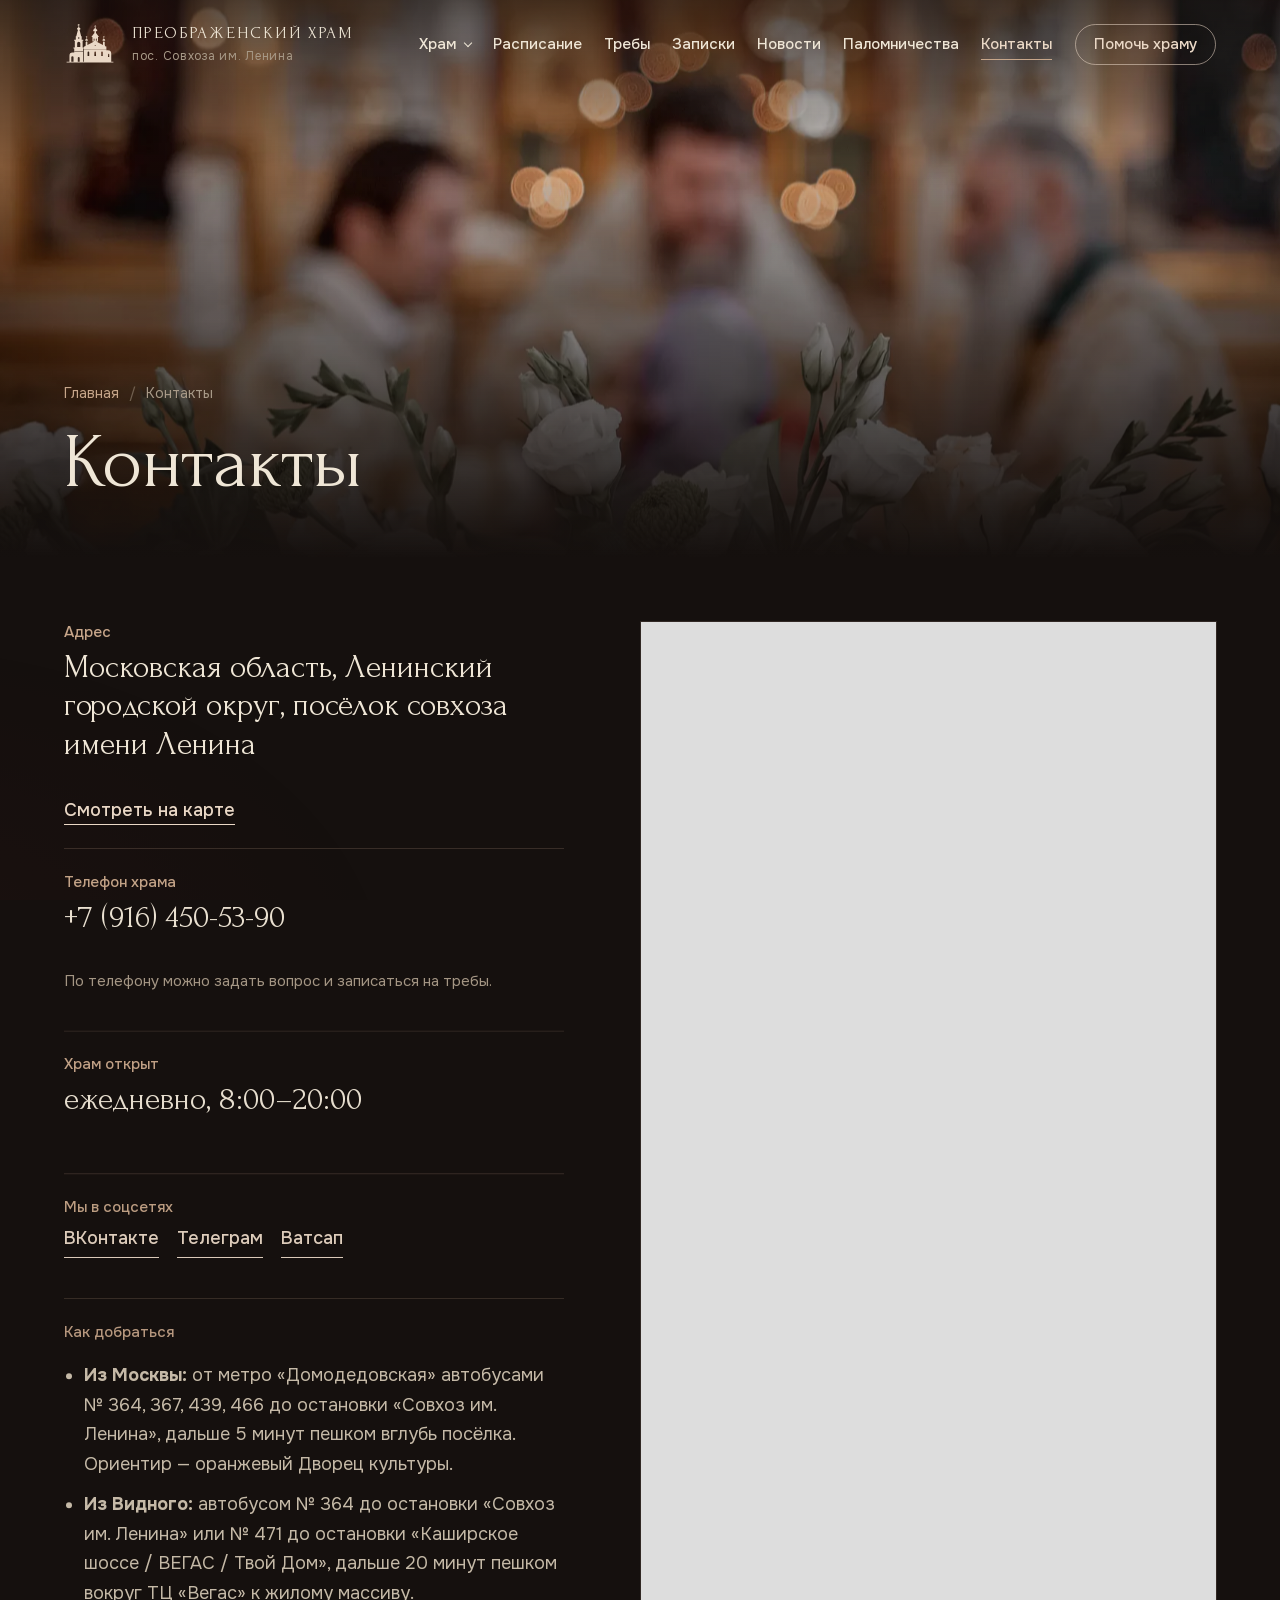
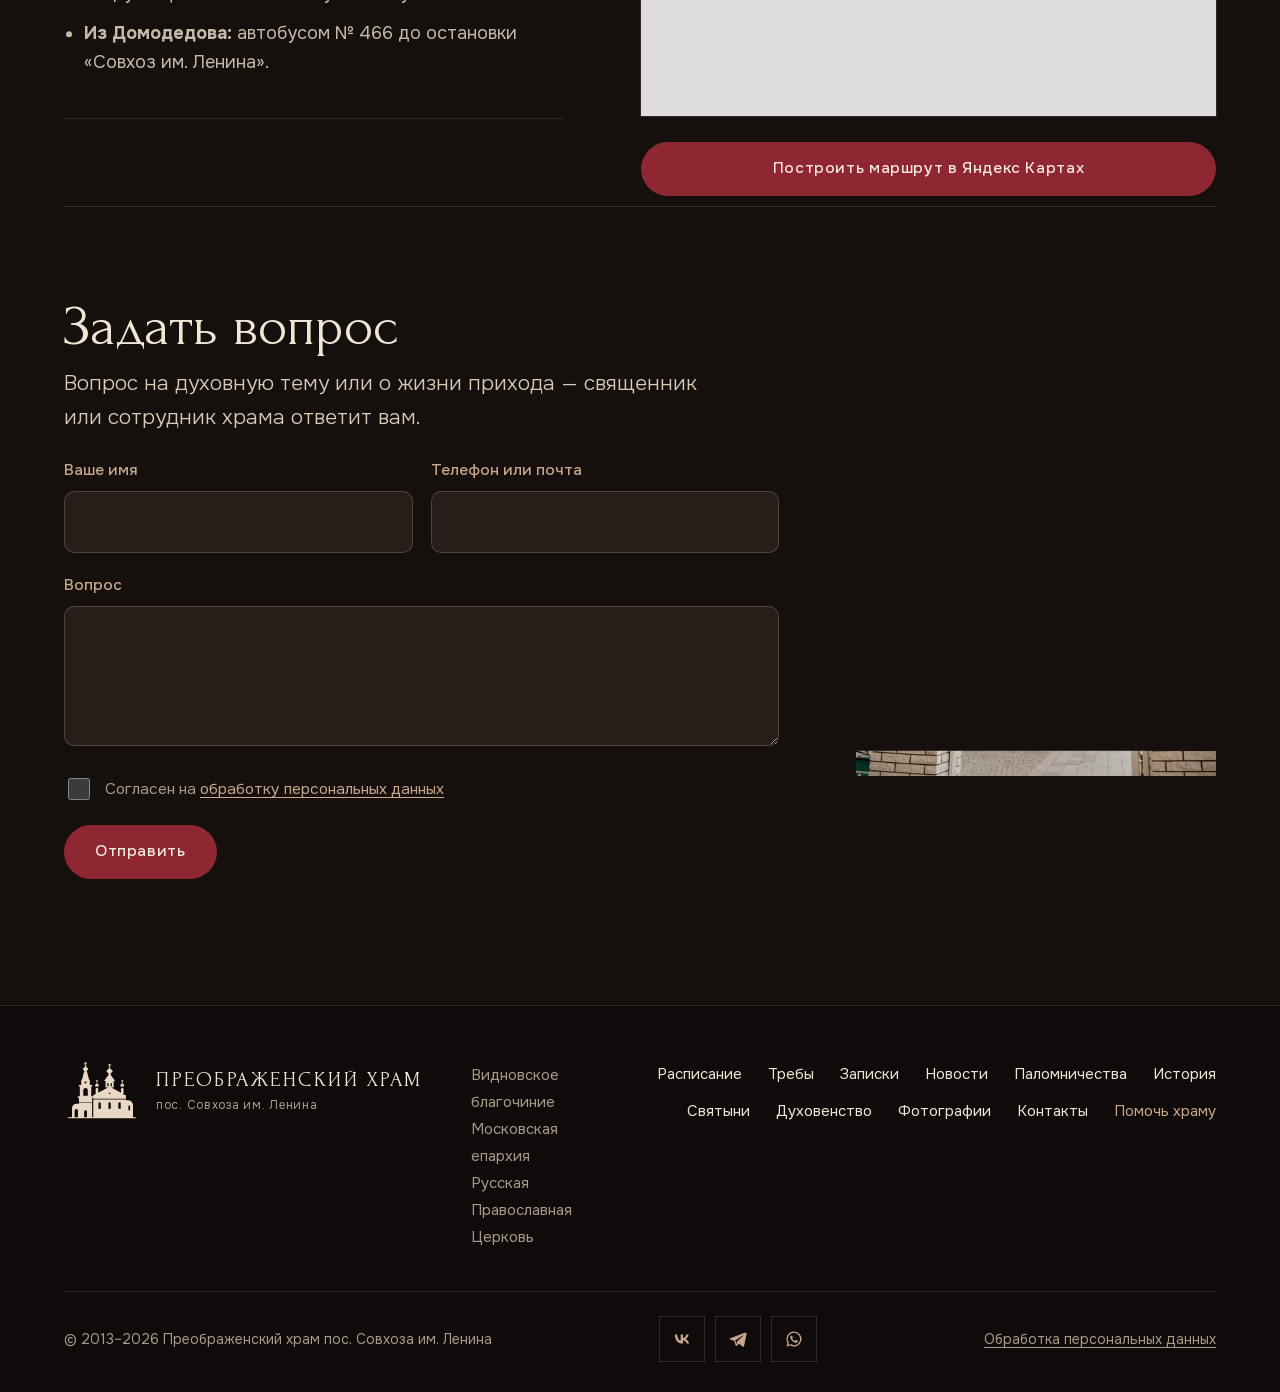
<file: kontakty.html>
<!doctype html>
<html lang="ru" data-palette="garnet" data-btn="pill">
<head>
<meta charset="utf-8">

<meta name="viewport" content="width=device-width, initial-scale=1">
<title>Контакты — Преображенский храм пос. Совхоза им. Ленина</title>
<meta name="description" content="Адрес, телефон и как добраться до Преображенского храма пос. Совхоза им. Ленина из Москвы, Видного и Домодедова.">
<meta name="theme-color" content="#15100e">
<link rel="icon" href="img/favicon.svg" type="image/svg+xml">
<link rel="canonical" href="https://xn-----6kcjbsn9avbor9bj.xn--p1ai/kontakty.html">
<meta property="og:type" content="website">
<meta property="og:title" content="Контакты — Преображенский храм пос. Совхоза им. Ленина">
<meta property="og:description" content="Адрес, телефон и как добраться до Преображенского храма пос. Совхоза им. Ленина из Москвы, Видного и Домодедова.">
<meta property="og:image" content="https://xn-----6kcjbsn9avbor9bj.xn--p1ai/img/foto/f23.webp">
<meta property="og:locale" content="ru_RU">
<link rel="preload" href="fonts/forum-400-cyr.woff2" as="font" type="font/woff2" crossorigin>
<link rel="preload" href="fonts/onest-cyr.woff2" as="font" type="font/woff2" crossorigin>
<link rel="stylesheet" href="css/style.css?v=202610221031">
<script>(function(d){try{if(matchMedia("(prefers-reduced-motion: reduce)").matches)return;d.classList.add("motion-pending");setTimeout(function(){d.classList.remove("intro","motion-pending")},7000)}catch(e){}})(document.documentElement)</script>
</head>
<body>
<a class="skip" href="#main">Перейти к содержимому</a>
<header class="site-header"><div class="wrap hdr">
  <a class="logo" href="index.html" aria-label="Преображенский храм — на главную"><svg viewBox="0 0 120 90" aria-hidden="true"><defs><mask id="hrm" maskUnits="userSpaceOnUse" x="0" y="0" width="120" height="90"><rect width="120" height="90" fill="#fff"/><path d="M30.4 53.2V44.6a3.6 3.6 0 0 1 7.2 0v8.6z M34 30.6a1.7 1.7 0 1 1 0 3.4 1.7 1.7 0 0 1 0-3.4z M31.8 87.4v-9a2.2 2.2 0 0 1 4.4 0v9z M16.8 87.4V77a2.6 2.6 0 0 1 5.2 0v10.4z M54.4 74V65.6a1.9 1.9 0 0 1 3.8 0V74z M70.1 74V65.6a1.9 1.9 0 0 1 3.8 0V74z M85.8 74V65.6a1.9 1.9 0 0 1 3.8 0V74z M68.4 38.4v-4.2a1 1 0 0 1 2 0v4.2z M73.6 38.4v-4.2a1 1 0 0 1 2 0v4.2z M70.8 49.4a1.2 1.2 0 1 1 2.4 0 1.2 1.2 0 0 1-2.4 0z M101.6 76v-6a1.4 1.4 0 0 1 2.8 0v6z M46.2 58.2h51.6v.9H46.2z M23.6 63h20.8v.8H23.6z" fill="#000"/></mask></defs><path mask="url(#hrm)" fill="currentColor" d="M33.44 0h1.12v6.2h-1.12zM32.39 0.87h3.22v0.81h-3.22zM31.27 1.98h5.46v0.81h-5.46zM32.02 3.84l3.97 1.24v0.81l-3.97 -1.24z M34 5.6C34.588 7.84 38.2 9.6 38.2 11.2C38.2 13.12 36.52 13.6 34 13.6S29.8 13.12 29.8 11.2C29.8 9.6 33.412 7.84 34 5.6z M32 13.4h4v2.6h-4z M28.4 28 31.6 15.8h4.8L39.6 28z M27.2 28h13.6v8.4H27.2z M23.4 36.2h21.2v2.4H23.4z M25 38.6h18v15.6H25z M21.8 54h24.4v2.6H21.8z M23.6 56.6h20.8V88H23.6z M12.6 88V73a7 7 0 0 1 7-7h4V88z M71.46 2.6h1.08v6h-1.08zM70.44 3.44h3.12v0.78h-3.12zM69.36 4.52h5.28v0.78h-5.28zM70.08 6.32l3.84 1.20v0.78l-3.84 -1.20z M72 8.2C72.672 10.719999999999999 76.8 12.7 76.8 14.5C76.8 16.66 74.88 17.2 72 17.2S67.2 16.66 67.2 14.5C67.2 12.7 71.328 10.719999999999999 72 8.2z M70.2 17h3.6v4.4h-3.6z M63.2 30 69.6 21.4h4.8L80.8 30z M65.6 30h12.8v10.4H65.6z M46.2 52.6 72 39.2l25.8 13.4z M46.2 52.2h51.6V88H46.2z M97.8 88V60.4h3.2a8 8 0 0 1 8 8V88z M51.59 28.2h0.83v4.6h-0.83zM50.80 28.84h2.39v0.60h-2.39zM49.98 29.67h4.05v0.60h-4.05zM50.53 31.05l2.94 0.92v0.60l-2.94 -0.92z M52 32.6C52.448 34.336 55.2 35.7 55.2 36.94C55.2 38.428000000000004 53.92 38.800000000000004 52 38.800000000000004S48.8 38.428000000000004 48.8 36.94C48.8 35.7 51.552 34.336 52 32.6z M49.6 43.4 51 40.6h2l1.4 2.8z M50 43.4h4v8.8h-4z M91.59 28.2h0.83v4.6h-0.83zM90.80 28.84h2.39v0.60h-2.39zM89.98 29.67h4.05v0.60h-4.05zM90.53 31.05l2.94 0.92v0.60l-2.94 -0.92z M92 32.6C92.448 34.336 95.2 35.7 95.2 36.94C95.2 38.428000000000004 93.92 38.800000000000004 92 38.800000000000004S88.8 38.428000000000004 88.8 36.94C88.8 35.7 91.552 34.336 92 32.6z M89.6 43.4 91 40.6h2l1.4 2.8z M90 43.4h4v8.8h-4z M6 87.4h108v1.6H6z"/></svg><span class="logo-t">Преображенский храм<small>пос. Совхоза им. Ленина</small></span></a>
  <a class="hdr-phone" href="tel:+79164505390" data-site-href="phoneLink" data-site="phone">+7 (916) 450-53-90</a>
  <button class="burger" type="button" aria-label="Меню" aria-controls="menu" aria-expanded="false"><span></span></button>
  <nav class="nav" id="menu" aria-label="Основное меню" data-lenis-prevent>
<div class="nav-drop"><button type="button" aria-expanded="false">Храм</button><ul><li><a href="istoriya.html">История храма</a></li><li><a href="svyatyni.html">Святыни</a></li><li><a href="duhovenstvo.html">Духовенство</a></li><li><a href="prihod.html">Приходская жизнь</a></li><li><a href="foto.html">Фотографии</a></li></ul></div>
<a href="raspisanie.html">Расписание</a>
<a href="treby.html">Требы</a>
<a href="zapiski.html">Записки</a>
<a href="novosti.html">Новости</a>
<a href="palomnichestva.html">Паломничества</a>
<a href="kontakty.html" aria-current="page">Контакты</a>
<a class="help" href="pomoch.html">Помочь храму</a>
  </nav>
</div></header>
<main id="main">

<section class="page-hero"><img src="img/foto/f16.webp" srcset="img/foto/f16-m.webp 800w, img/foto/f16.webp 1800w" sizes="100vw" alt="" fetchpriority="high"><div class="wrap"><nav class="crumbs" aria-label="Навигация"><a href="index.html">Главная</a><span>/</span>Контакты</nav><header class="page-head"><h1>Контакты</h1></header></div></section>
<div class="page-body"><div class="wrap">
  <div class="contacts">
    <div>
      <div class="c-block"><h3>Адрес</h3><p class="c-big" data-site="address">Московская область, Ленинский городской округ, посёлок совхоза имени Ленина</p><a class="link" href="#karta">Смотреть на карте</a></div>
      <div class="c-block"><h3>Телефон храма</h3><p class="c-big"><a href="tel:+79164505390" data-site-href="phoneLink" data-site="phone">+7 (916) 450-53-90</a></p><p class="muted" style="font-size:15px">По телефону можно задать вопрос и записаться на требы.</p></div>
      <div class="c-block" data-hide-empty><h3>Электронная почта</h3><p class="c-big"><a href="#" data-site-href="email" data-site="email"></a></p></div>
      <div class="c-block"><h3>Храм открыт</h3><p class="c-big">ежедневно, <span data-site="openHours">8:00–20:00</span></p></div>
      <div class="c-block"><h3>Мы в соцсетях</h3><p style="display:flex;gap:18px;flex-wrap:wrap"><a class="link" href="https://vk.com/hramvsovhoze" data-site-href="vk" target="_blank" rel="noopener">ВКонтакте</a><a class="link" href="https://t.me/+NVFGvZDvnl00ZGNi" data-site-href="telegram" target="_blank" rel="noopener">Телеграм</a><a class="link" href="https://chat.whatsapp.com/G2kNUDF2cB5JFcOz3MVybv" data-site-href="whatsapp" target="_blank" rel="noopener">Ватсап</a></p></div>
      <div class="c-block"><h3>Как добраться</h3>
        <ul class="route">
          <li><b>Из Москвы:</b> от метро «Домодедовская» автобусами № 364, 367, 439, 466 до остановки «Совхоз им. Ленина», дальше 5 минут пешком вглубь посёлка. Ориентир — оранжевый Дворец культуры.</li>
          <li><b>Из Видного:</b> автобусом № 364 до остановки «Совхоз им. Ленина» или № 471 до остановки «Каширское шоссе / ВЕГАС / Твой Дом», дальше 20 минут пешком вокруг ТЦ «Вегас» к жилому массиву.</li>
          <li><b>Из Домодедова:</b> автобусом № 466 до остановки «Совхоз им. Ленина».</li>
        </ul></div>
    </div>
    <div id="karta">
      <iframe class="map" title="Преображенский храм на карте" loading="lazy" src="https://yandex.ru/map-widget/v1/?text=%D0%9F%D1%80%D0%B5%D0%BE%D0%B1%D1%80%D0%B0%D0%B6%D0%B5%D0%BD%D1%81%D0%BA%D0%B8%D0%B9%20%D1%85%D1%80%D0%B0%D0%BC%20%D0%BF%D0%BE%D1%81%D1%91%D0%BB%D0%BE%D0%BA%20%D1%81%D0%BE%D0%B2%D1%85%D0%BE%D0%B7%D0%B0%20%D0%B8%D0%BC%D0%B5%D0%BD%D0%B8%20%D0%9B%D0%B5%D0%BD%D0%B8%D0%BD%D0%B0&amp;z=16"></iframe>
      <a class="btn solid" style="width:100%;margin-top:16px" href="#" data-site-href="mapLink" target="_blank" rel="noopener">Построить маршрут в Яндекс Картах</a>
    </div>
  </div>

  <hr class="sep">
  <div class="article">
    <section aria-labelledby="q-h">
      <h2 class="h2" id="q-h" style="margin-bottom:12px">Задать вопрос</h2>
      <p class="lead" style="margin-bottom:26px">Вопрос на духовную тему или о жизни прихода — священник или сотрудник храма ответит вам.</p>
      <form class="form" data-form="vopros" data-ok="Спасибо! Сообщение отправлено, мы ответим вам." novalidate>
        <div class="two">
          <div class="field"><label for="q-name">Ваше имя</label><input id="q-name" name="name" required autocomplete="name"></div>
          <div class="field"><label for="q-phone">Телефон или почта</label><input id="q-phone" name="phone" required></div>
        </div>
        <div class="field"><label for="q-msg">Вопрос</label><textarea id="q-msg" name="message" required></textarea></div>
        <input class="hp" name="website" tabindex="-1" autocomplete="off" aria-hidden="true">
        <label class="agree"><input type="checkbox" name="agree" required><span>Согласен на <a href="politika.html">обработку персональных данных</a></span></label>
        <div><button class="btn solid" type="submit">Отправить</button></div>
        <p class="form-msg" role="status"></p>
      </form>
    </section>
    <aside class="aside"><img src="img/foto/f08-m.webp" alt="Вход на территорию храма" loading="lazy"></aside>
  </div>
  <div style="height:clamp(40px,6vw,80px)"></div>
</div>
</div>
</main>

<footer class="site-footer"><div class="wrap">
  <div class="ft">
    <a class="logo" href="index.html" aria-label="На главную"><svg viewBox="0 0 120 90" aria-hidden="true"><defs><mask id="hrm" maskUnits="userSpaceOnUse" x="0" y="0" width="120" height="90"><rect width="120" height="90" fill="#fff"/><path d="M30.4 53.2V44.6a3.6 3.6 0 0 1 7.2 0v8.6z M34 30.6a1.7 1.7 0 1 1 0 3.4 1.7 1.7 0 0 1 0-3.4z M31.8 87.4v-9a2.2 2.2 0 0 1 4.4 0v9z M16.8 87.4V77a2.6 2.6 0 0 1 5.2 0v10.4z M54.4 74V65.6a1.9 1.9 0 0 1 3.8 0V74z M70.1 74V65.6a1.9 1.9 0 0 1 3.8 0V74z M85.8 74V65.6a1.9 1.9 0 0 1 3.8 0V74z M68.4 38.4v-4.2a1 1 0 0 1 2 0v4.2z M73.6 38.4v-4.2a1 1 0 0 1 2 0v4.2z M70.8 49.4a1.2 1.2 0 1 1 2.4 0 1.2 1.2 0 0 1-2.4 0z M101.6 76v-6a1.4 1.4 0 0 1 2.8 0v6z M46.2 58.2h51.6v.9H46.2z M23.6 63h20.8v.8H23.6z" fill="#000"/></mask></defs><path mask="url(#hrm)" fill="currentColor" d="M33.44 0h1.12v6.2h-1.12zM32.39 0.87h3.22v0.81h-3.22zM31.27 1.98h5.46v0.81h-5.46zM32.02 3.84l3.97 1.24v0.81l-3.97 -1.24z M34 5.6C34.588 7.84 38.2 9.6 38.2 11.2C38.2 13.12 36.52 13.6 34 13.6S29.8 13.12 29.8 11.2C29.8 9.6 33.412 7.84 34 5.6z M32 13.4h4v2.6h-4z M28.4 28 31.6 15.8h4.8L39.6 28z M27.2 28h13.6v8.4H27.2z M23.4 36.2h21.2v2.4H23.4z M25 38.6h18v15.6H25z M21.8 54h24.4v2.6H21.8z M23.6 56.6h20.8V88H23.6z M12.6 88V73a7 7 0 0 1 7-7h4V88z M71.46 2.6h1.08v6h-1.08zM70.44 3.44h3.12v0.78h-3.12zM69.36 4.52h5.28v0.78h-5.28zM70.08 6.32l3.84 1.20v0.78l-3.84 -1.20z M72 8.2C72.672 10.719999999999999 76.8 12.7 76.8 14.5C76.8 16.66 74.88 17.2 72 17.2S67.2 16.66 67.2 14.5C67.2 12.7 71.328 10.719999999999999 72 8.2z M70.2 17h3.6v4.4h-3.6z M63.2 30 69.6 21.4h4.8L80.8 30z M65.6 30h12.8v10.4H65.6z M46.2 52.6 72 39.2l25.8 13.4z M46.2 52.2h51.6V88H46.2z M97.8 88V60.4h3.2a8 8 0 0 1 8 8V88z M51.59 28.2h0.83v4.6h-0.83zM50.80 28.84h2.39v0.60h-2.39zM49.98 29.67h4.05v0.60h-4.05zM50.53 31.05l2.94 0.92v0.60l-2.94 -0.92z M52 32.6C52.448 34.336 55.2 35.7 55.2 36.94C55.2 38.428000000000004 53.92 38.800000000000004 52 38.800000000000004S48.8 38.428000000000004 48.8 36.94C48.8 35.7 51.552 34.336 52 32.6z M49.6 43.4 51 40.6h2l1.4 2.8z M50 43.4h4v8.8h-4z M91.59 28.2h0.83v4.6h-0.83zM90.80 28.84h2.39v0.60h-2.39zM89.98 29.67h4.05v0.60h-4.05zM90.53 31.05l2.94 0.92v0.60l-2.94 -0.92z M92 32.6C92.448 34.336 95.2 35.7 95.2 36.94C95.2 38.428000000000004 93.92 38.800000000000004 92 38.800000000000004S88.8 38.428000000000004 88.8 36.94C88.8 35.7 91.552 34.336 92 32.6z M89.6 43.4 91 40.6h2l1.4 2.8z M90 43.4h4v8.8h-4z M6 87.4h108v1.6H6z"/></svg><span class="logo-t">Преображенский храм<small>пос. Совхоза им. Ленина</small></span></a>
    <div class="ft-meta">Видновское благочиние<br>Московская епархия<br>Русская Православная Церковь</div>
    <nav class="ft-nav" aria-label="Меню в подвале">
      <a href="raspisanie.html">Расписание</a><a href="treby.html">Требы</a><a href="zapiski.html">Записки</a><a href="novosti.html">Новости</a><a href="palomnichestva.html">Паломничества</a><a href="istoriya.html">История</a><a href="svyatyni.html">Святыни</a><a href="duhovenstvo.html">Духовенство</a><a href="foto.html">Фотографии</a><a href="kontakty.html">Контакты</a><a class="help" href="pomoch.html">Помочь храму</a>
    </nav>
  </div>
  <div class="ft-bottom">
    <span>© 2013–<span data-year>2026</span> Преображенский храм пос. Совхоза им. Ленина</span>
    <div class="ft-soc"><a href="https://vk.com/hramvsovhoze" data-site-href="vk" target="_blank" rel="noopener" aria-label="ВКонтакте"><svg viewBox="0 0 24 24" fill="currentColor" aria-hidden="true"><path d="M12.8 17.5C6.9 17.5 3.5 13.4 3.4 6.6h3c.1 5 2.3 7.1 4 7.5V6.6h2.8v4.3c1.7-.2 3.5-2.1 4.1-4.3h2.8a8.3 8.3 0 0 1-3.8 5.4 8.6 8.6 0 0 1 4.4 5.5h-3.1a5.4 5.4 0 0 0-4.4-3.9v3.9h-.4z"/></svg></a><a href="https://t.me/+NVFGvZDvnl00ZGNi" data-site-href="telegram" target="_blank" rel="noopener" aria-label="Телеграм"><svg viewBox="0 0 24 24" fill="currentColor" aria-hidden="true"><path d="M20.7 4.3 2.9 11.2c-1.2.5-1.2 1.2-.2 1.5l4.6 1.4 1.8 5.4c.2.6.4.8.9.8.4 0 .6-.2.9-.4l2.2-2.2 4.6 3.4c.8.5 1.4.2 1.6-.8l3-14.2c.3-1.2-.5-1.8-1.6-1.3zM8.6 13.7l9.3-5.9c.5-.3.9-.1.5.2l-7.7 7-.3 3.2z"/></svg></a><a href="https://chat.whatsapp.com/G2kNUDF2cB5JFcOz3MVybv" data-site-href="whatsapp" target="_blank" rel="noopener" aria-label="Ватсап"><svg viewBox="0 0 24 24" fill="currentColor" aria-hidden="true"><path d="M12 3a9 9 0 0 0-7.7 13.6L3 21l4.5-1.2A9 9 0 1 0 12 3zm0 16.4a7.4 7.4 0 0 1-3.8-1l-.3-.2-2.7.7.7-2.6-.2-.3A7.4 7.4 0 1 1 12 19.4zm4.1-5.5c-.2-.1-1.3-.7-1.5-.7-.2-.1-.4-.1-.5.1l-.7.9c-.1.2-.3.2-.5.1a6 6 0 0 1-3-2.6c-.2-.4.2-.4.6-1.2.1-.1 0-.3 0-.4l-.7-1.6c-.2-.4-.4-.4-.5-.4h-.4a.8.8 0 0 0-.6.3 2.5 2.5 0 0 0-.8 1.9 4.4 4.4 0 0 0 .9 2.3 10 10 0 0 0 3.8 3.4c1.4.6 2 .7 2.7.6.4-.1 1.3-.5 1.5-1.1.2-.5.2-1 .1-1.1l-.4-.2z"/></svg></a></div>
    <a href="politika.html">Обработка персональных данных</a>
  </div>
</div></footer>
<script src="js/glyphs.js?v=202610221031"></script>
<script src="js/config.js?v=202610221031"></script>
<script src="js/main.js?v=202610221031"></script>
<script src="js/gsap.min.js"></script>
<script src="js/ScrollTrigger.min.js"></script>
<script src="js/lenis.min.js"></script>
<script src="js/motion.js?v=202610221031"></script>
</body>
</html>
</file>
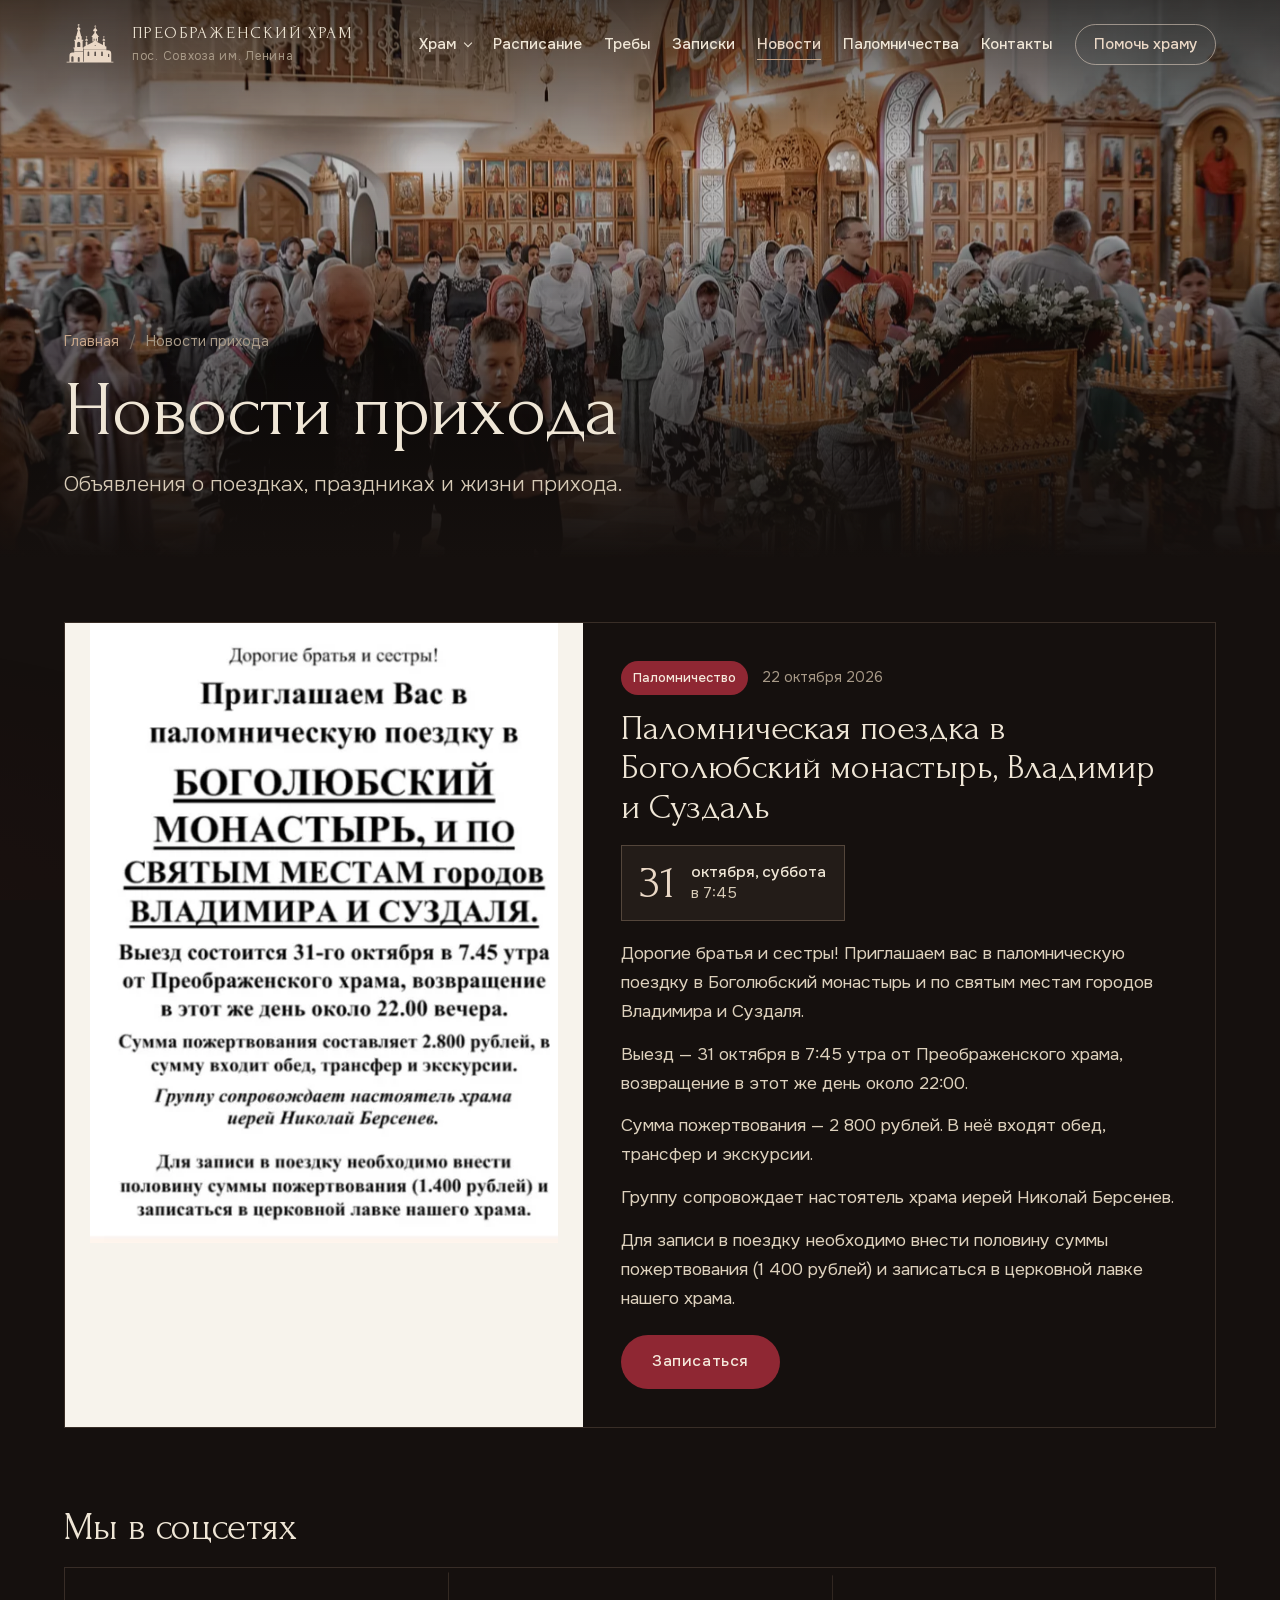
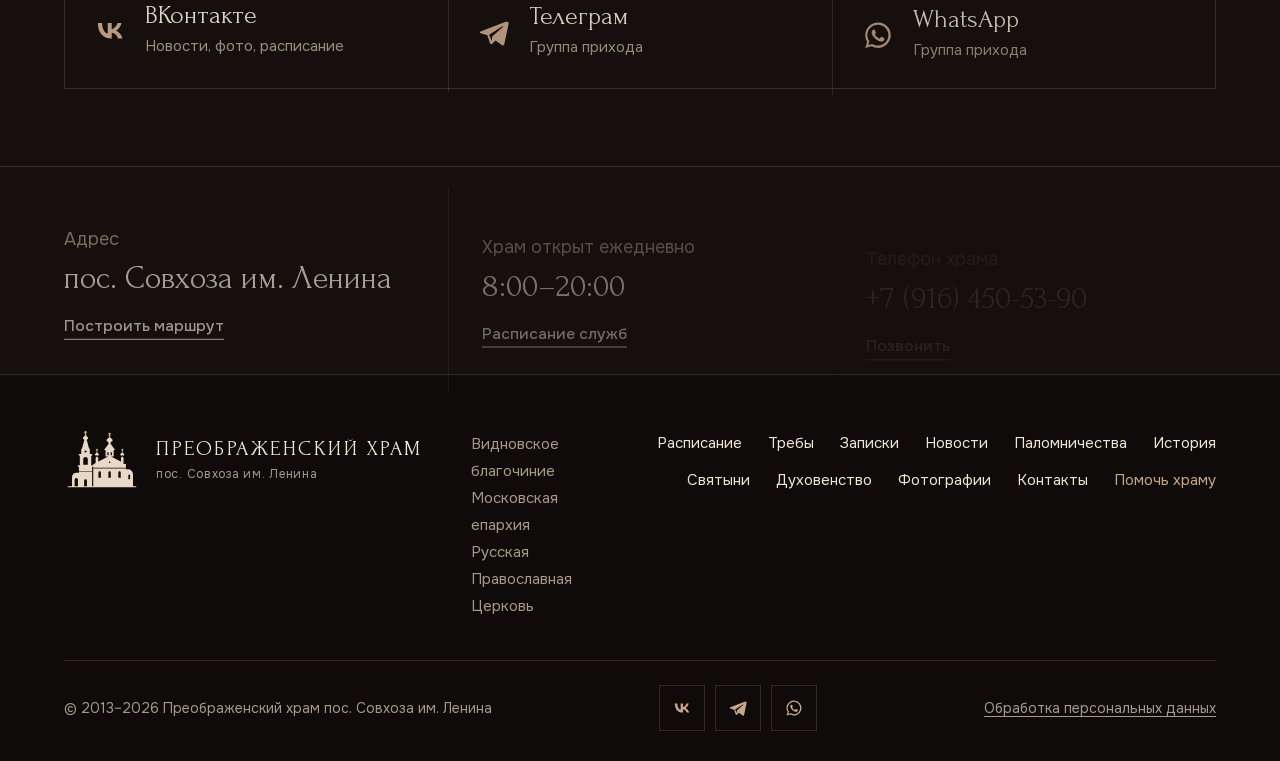
<file: novosti.html>
<!doctype html>
<html lang="ru" data-palette="garnet" data-btn="pill">
<head>
<meta charset="utf-8">

<meta name="viewport" content="width=device-width, initial-scale=1">
<title>Новости прихода — Преображенский храм пос. Совхоза им. Ленина</title>
<meta name="description" content="Новости и объявления Преображенского храма пос. Совхоза им. Ленина.">
<meta name="theme-color" content="#15100e">
<link rel="icon" href="img/favicon.svg" type="image/svg+xml">
<link rel="canonical" href="https://xn-----6kcjbsn9avbor9bj.xn--p1ai/novosti.html">
<meta property="og:type" content="website">
<meta property="og:title" content="Новости прихода — Преображенский храм пос. Совхоза им. Ленина">
<meta property="og:description" content="Новости и объявления Преображенского храма пос. Совхоза им. Ленина.">
<meta property="og:image" content="https://xn-----6kcjbsn9avbor9bj.xn--p1ai/img/foto/f23.webp">
<meta property="og:locale" content="ru_RU">
<link rel="preload" href="fonts/forum-400-cyr.woff2" as="font" type="font/woff2" crossorigin>
<link rel="preload" href="fonts/onest-cyr.woff2" as="font" type="font/woff2" crossorigin>
<link rel="stylesheet" href="css/style.css?v=202610221031">
<script>(function(d){try{if(matchMedia("(prefers-reduced-motion: reduce)").matches)return;d.classList.add("motion-pending");setTimeout(function(){d.classList.remove("intro","motion-pending")},7000)}catch(e){}})(document.documentElement)</script>
</head>
<body>
<a class="skip" href="#main">Перейти к содержимому</a>
<header class="site-header"><div class="wrap hdr">
  <a class="logo" href="index.html" aria-label="Преображенский храм — на главную"><svg viewBox="0 0 120 90" aria-hidden="true"><defs><mask id="hrm" maskUnits="userSpaceOnUse" x="0" y="0" width="120" height="90"><rect width="120" height="90" fill="#fff"/><path d="M30.4 53.2V44.6a3.6 3.6 0 0 1 7.2 0v8.6z M34 30.6a1.7 1.7 0 1 1 0 3.4 1.7 1.7 0 0 1 0-3.4z M31.8 87.4v-9a2.2 2.2 0 0 1 4.4 0v9z M16.8 87.4V77a2.6 2.6 0 0 1 5.2 0v10.4z M54.4 74V65.6a1.9 1.9 0 0 1 3.8 0V74z M70.1 74V65.6a1.9 1.9 0 0 1 3.8 0V74z M85.8 74V65.6a1.9 1.9 0 0 1 3.8 0V74z M68.4 38.4v-4.2a1 1 0 0 1 2 0v4.2z M73.6 38.4v-4.2a1 1 0 0 1 2 0v4.2z M70.8 49.4a1.2 1.2 0 1 1 2.4 0 1.2 1.2 0 0 1-2.4 0z M101.6 76v-6a1.4 1.4 0 0 1 2.8 0v6z M46.2 58.2h51.6v.9H46.2z M23.6 63h20.8v.8H23.6z" fill="#000"/></mask></defs><path mask="url(#hrm)" fill="currentColor" d="M33.44 0h1.12v6.2h-1.12zM32.39 0.87h3.22v0.81h-3.22zM31.27 1.98h5.46v0.81h-5.46zM32.02 3.84l3.97 1.24v0.81l-3.97 -1.24z M34 5.6C34.588 7.84 38.2 9.6 38.2 11.2C38.2 13.12 36.52 13.6 34 13.6S29.8 13.12 29.8 11.2C29.8 9.6 33.412 7.84 34 5.6z M32 13.4h4v2.6h-4z M28.4 28 31.6 15.8h4.8L39.6 28z M27.2 28h13.6v8.4H27.2z M23.4 36.2h21.2v2.4H23.4z M25 38.6h18v15.6H25z M21.8 54h24.4v2.6H21.8z M23.6 56.6h20.8V88H23.6z M12.6 88V73a7 7 0 0 1 7-7h4V88z M71.46 2.6h1.08v6h-1.08zM70.44 3.44h3.12v0.78h-3.12zM69.36 4.52h5.28v0.78h-5.28zM70.08 6.32l3.84 1.20v0.78l-3.84 -1.20z M72 8.2C72.672 10.719999999999999 76.8 12.7 76.8 14.5C76.8 16.66 74.88 17.2 72 17.2S67.2 16.66 67.2 14.5C67.2 12.7 71.328 10.719999999999999 72 8.2z M70.2 17h3.6v4.4h-3.6z M63.2 30 69.6 21.4h4.8L80.8 30z M65.6 30h12.8v10.4H65.6z M46.2 52.6 72 39.2l25.8 13.4z M46.2 52.2h51.6V88H46.2z M97.8 88V60.4h3.2a8 8 0 0 1 8 8V88z M51.59 28.2h0.83v4.6h-0.83zM50.80 28.84h2.39v0.60h-2.39zM49.98 29.67h4.05v0.60h-4.05zM50.53 31.05l2.94 0.92v0.60l-2.94 -0.92z M52 32.6C52.448 34.336 55.2 35.7 55.2 36.94C55.2 38.428000000000004 53.92 38.800000000000004 52 38.800000000000004S48.8 38.428000000000004 48.8 36.94C48.8 35.7 51.552 34.336 52 32.6z M49.6 43.4 51 40.6h2l1.4 2.8z M50 43.4h4v8.8h-4z M91.59 28.2h0.83v4.6h-0.83zM90.80 28.84h2.39v0.60h-2.39zM89.98 29.67h4.05v0.60h-4.05zM90.53 31.05l2.94 0.92v0.60l-2.94 -0.92z M92 32.6C92.448 34.336 95.2 35.7 95.2 36.94C95.2 38.428000000000004 93.92 38.800000000000004 92 38.800000000000004S88.8 38.428000000000004 88.8 36.94C88.8 35.7 91.552 34.336 92 32.6z M89.6 43.4 91 40.6h2l1.4 2.8z M90 43.4h4v8.8h-4z M6 87.4h108v1.6H6z"/></svg><span class="logo-t">Преображенский храм<small>пос. Совхоза им. Ленина</small></span></a>
  <a class="hdr-phone" href="tel:+79164505390" data-site-href="phoneLink" data-site="phone">+7 (916) 450-53-90</a>
  <button class="burger" type="button" aria-label="Меню" aria-controls="menu" aria-expanded="false"><span></span></button>
  <nav class="nav" id="menu" aria-label="Основное меню" data-lenis-prevent>
<div class="nav-drop"><button type="button" aria-expanded="false">Храм</button><ul><li><a href="istoriya.html">История храма</a></li><li><a href="svyatyni.html">Святыни</a></li><li><a href="duhovenstvo.html">Духовенство</a></li><li><a href="prihod.html">Приходская жизнь</a></li><li><a href="foto.html">Фотографии</a></li></ul></div>
<a href="raspisanie.html">Расписание</a>
<a href="treby.html">Требы</a>
<a href="zapiski.html">Записки</a>
<a href="novosti.html" aria-current="page">Новости</a>
<a href="palomnichestva.html">Паломничества</a>
<a href="kontakty.html">Контакты</a>
<a class="help" href="pomoch.html">Помочь храму</a>
  </nav>
</div></header>
<main id="main">

<section class="page-hero"><img src="img/foto/f24.webp" srcset="img/foto/f24-m.webp 800w, img/foto/f24.webp 1800w" sizes="100vw" alt="" fetchpriority="high"><div class="wrap"><nav class="crumbs" aria-label="Навигация"><a href="index.html">Главная</a><span>/</span>Новости прихода</nav><header class="page-head"><h1>Новости прихода</h1>
    <p class="lead">Объявления о поездках, праздниках и жизни прихода.</p></header></div></section>
<div class="page-body"><div class="wrap">
  <div id="news-list" class="news-list"><p class="loading">Загружаем новости…</p></div>
  <h2 class="h2 soc-head-big">Мы в соцсетях</h2>
  <div class="soc-cards">
    <a class="soc-card" href="https://vk.com/hramvsovhoze" data-site-href="vk" target="_blank" rel="noopener"><svg viewBox="0 0 24 24" fill="currentColor" aria-hidden="true"><path d="M12.8 17.5C6.9 17.5 3.5 13.4 3.4 6.6h3c.1 5 2.3 7.1 4 7.5V6.6h2.8v4.3c1.7-.2 3.5-2.1 4.1-4.3h2.8a8.3 8.3 0 0 1-3.8 5.4 8.6 8.6 0 0 1 4.4 5.5h-3.1a5.4 5.4 0 0 0-4.4-3.9v3.9h-.4z"/></svg><span><b>ВКонтакте</b><small>Новости, фото, расписание</small></span></a>
    <a class="soc-card" href="https://t.me/+NVFGvZDvnl00ZGNi" data-site-href="telegram" target="_blank" rel="noopener"><svg viewBox="0 0 24 24" fill="currentColor" aria-hidden="true"><path d="M20.7 4.3 2.9 11.2c-1.2.5-1.2 1.2-.2 1.5l4.6 1.4 1.8 5.4c.2.6.4.8.9.8.4 0 .6-.2.9-.4l2.2-2.2 4.6 3.4c.8.5 1.4.2 1.6-.8l3-14.2c.3-1.2-.5-1.8-1.6-1.3zM8.6 13.7l9.3-5.9c.5-.3.9-.1.5.2l-7.7 7-.3 3.2z"/></svg><span><b>Телеграм</b><small>Группа прихода</small></span></a>
    <a class="soc-card" href="https://chat.whatsapp.com/G2kNUDF2cB5JFcOz3MVybv" data-site-href="whatsapp" target="_blank" rel="noopener"><svg viewBox="0 0 24 24" fill="currentColor" aria-hidden="true"><path d="M12 3a9 9 0 0 0-7.7 13.6L3 21l4.5-1.2A9 9 0 1 0 12 3zm0 16.4a7.4 7.4 0 0 1-3.8-1l-.3-.2-2.7.7.7-2.6-.2-.3A7.4 7.4 0 1 1 12 19.4zm4.1-5.5c-.2-.1-1.3-.7-1.5-.7-.2-.1-.4-.1-.5.1l-.7.9c-.1.2-.3.2-.5.1a6 6 0 0 1-3-2.6c-.2-.4.2-.4.6-1.2.1-.1 0-.3 0-.4l-.7-1.6c-.2-.4-.4-.4-.5-.4h-.4a.8.8 0 0 0-.6.3 2.5 2.5 0 0 0-.8 1.9 4.4 4.4 0 0 0 .9 2.3 10 10 0 0 0 3.8 3.4c1.4.6 2 .7 2.7.6.4-.1 1.3-.5 1.5-1.1.2-.5.2-1 .1-1.1l-.4-.2z"/></svg><span><b>WhatsApp</b><small>Группа прихода</small></span></a>
  </div>

  <div style="height:clamp(40px,6vw,80px)"></div>
</div>
</div>
</main>
<section class="contact-strip" aria-label="Адрес и контакты"><div class="wrap cs-in">
  <div class="cs-item"><div><p class="muted" style="margin:0">Адрес</p><p class="cs-big" data-site="addressShort">пос. Совхоза им. Ленина</p><a class="link" data-site-href="mapLink" href="kontakty.html#karta">Построить маршрут<span class="arr">↗</span></a></div></div>
  <div class="cs-item"><div><p class="muted" style="margin:0">Храм открыт ежедневно</p><p class="cs-big" data-site="openHours">8:00–20:00</p><a class="link" href="raspisanie.html">Расписание служб<span class="arr">→</span></a></div></div>
  <div class="cs-item"><div><p class="muted" style="margin:0">Телефон храма</p><p class="cs-big"><a href="tel:+79164505390" data-site-href="phoneLink" data-site="phone" style="text-decoration:none">+7 (916) 450-53-90</a></p><a class="link" href="tel:+79164505390" data-site-href="phoneLink">Позвонить<span class="arr">→</span></a></div></div>
</div></section>
<footer class="site-footer"><div class="wrap">
  <div class="ft">
    <a class="logo" href="index.html" aria-label="На главную"><svg viewBox="0 0 120 90" aria-hidden="true"><defs><mask id="hrm" maskUnits="userSpaceOnUse" x="0" y="0" width="120" height="90"><rect width="120" height="90" fill="#fff"/><path d="M30.4 53.2V44.6a3.6 3.6 0 0 1 7.2 0v8.6z M34 30.6a1.7 1.7 0 1 1 0 3.4 1.7 1.7 0 0 1 0-3.4z M31.8 87.4v-9a2.2 2.2 0 0 1 4.4 0v9z M16.8 87.4V77a2.6 2.6 0 0 1 5.2 0v10.4z M54.4 74V65.6a1.9 1.9 0 0 1 3.8 0V74z M70.1 74V65.6a1.9 1.9 0 0 1 3.8 0V74z M85.8 74V65.6a1.9 1.9 0 0 1 3.8 0V74z M68.4 38.4v-4.2a1 1 0 0 1 2 0v4.2z M73.6 38.4v-4.2a1 1 0 0 1 2 0v4.2z M70.8 49.4a1.2 1.2 0 1 1 2.4 0 1.2 1.2 0 0 1-2.4 0z M101.6 76v-6a1.4 1.4 0 0 1 2.8 0v6z M46.2 58.2h51.6v.9H46.2z M23.6 63h20.8v.8H23.6z" fill="#000"/></mask></defs><path mask="url(#hrm)" fill="currentColor" d="M33.44 0h1.12v6.2h-1.12zM32.39 0.87h3.22v0.81h-3.22zM31.27 1.98h5.46v0.81h-5.46zM32.02 3.84l3.97 1.24v0.81l-3.97 -1.24z M34 5.6C34.588 7.84 38.2 9.6 38.2 11.2C38.2 13.12 36.52 13.6 34 13.6S29.8 13.12 29.8 11.2C29.8 9.6 33.412 7.84 34 5.6z M32 13.4h4v2.6h-4z M28.4 28 31.6 15.8h4.8L39.6 28z M27.2 28h13.6v8.4H27.2z M23.4 36.2h21.2v2.4H23.4z M25 38.6h18v15.6H25z M21.8 54h24.4v2.6H21.8z M23.6 56.6h20.8V88H23.6z M12.6 88V73a7 7 0 0 1 7-7h4V88z M71.46 2.6h1.08v6h-1.08zM70.44 3.44h3.12v0.78h-3.12zM69.36 4.52h5.28v0.78h-5.28zM70.08 6.32l3.84 1.20v0.78l-3.84 -1.20z M72 8.2C72.672 10.719999999999999 76.8 12.7 76.8 14.5C76.8 16.66 74.88 17.2 72 17.2S67.2 16.66 67.2 14.5C67.2 12.7 71.328 10.719999999999999 72 8.2z M70.2 17h3.6v4.4h-3.6z M63.2 30 69.6 21.4h4.8L80.8 30z M65.6 30h12.8v10.4H65.6z M46.2 52.6 72 39.2l25.8 13.4z M46.2 52.2h51.6V88H46.2z M97.8 88V60.4h3.2a8 8 0 0 1 8 8V88z M51.59 28.2h0.83v4.6h-0.83zM50.80 28.84h2.39v0.60h-2.39zM49.98 29.67h4.05v0.60h-4.05zM50.53 31.05l2.94 0.92v0.60l-2.94 -0.92z M52 32.6C52.448 34.336 55.2 35.7 55.2 36.94C55.2 38.428000000000004 53.92 38.800000000000004 52 38.800000000000004S48.8 38.428000000000004 48.8 36.94C48.8 35.7 51.552 34.336 52 32.6z M49.6 43.4 51 40.6h2l1.4 2.8z M50 43.4h4v8.8h-4z M91.59 28.2h0.83v4.6h-0.83zM90.80 28.84h2.39v0.60h-2.39zM89.98 29.67h4.05v0.60h-4.05zM90.53 31.05l2.94 0.92v0.60l-2.94 -0.92z M92 32.6C92.448 34.336 95.2 35.7 95.2 36.94C95.2 38.428000000000004 93.92 38.800000000000004 92 38.800000000000004S88.8 38.428000000000004 88.8 36.94C88.8 35.7 91.552 34.336 92 32.6z M89.6 43.4 91 40.6h2l1.4 2.8z M90 43.4h4v8.8h-4z M6 87.4h108v1.6H6z"/></svg><span class="logo-t">Преображенский храм<small>пос. Совхоза им. Ленина</small></span></a>
    <div class="ft-meta">Видновское благочиние<br>Московская епархия<br>Русская Православная Церковь</div>
    <nav class="ft-nav" aria-label="Меню в подвале">
      <a href="raspisanie.html">Расписание</a><a href="treby.html">Требы</a><a href="zapiski.html">Записки</a><a href="novosti.html">Новости</a><a href="palomnichestva.html">Паломничества</a><a href="istoriya.html">История</a><a href="svyatyni.html">Святыни</a><a href="duhovenstvo.html">Духовенство</a><a href="foto.html">Фотографии</a><a href="kontakty.html">Контакты</a><a class="help" href="pomoch.html">Помочь храму</a>
    </nav>
  </div>
  <div class="ft-bottom">
    <span>© 2013–<span data-year>2026</span> Преображенский храм пос. Совхоза им. Ленина</span>
    <div class="ft-soc"><a href="https://vk.com/hramvsovhoze" data-site-href="vk" target="_blank" rel="noopener" aria-label="ВКонтакте"><svg viewBox="0 0 24 24" fill="currentColor" aria-hidden="true"><path d="M12.8 17.5C6.9 17.5 3.5 13.4 3.4 6.6h3c.1 5 2.3 7.1 4 7.5V6.6h2.8v4.3c1.7-.2 3.5-2.1 4.1-4.3h2.8a8.3 8.3 0 0 1-3.8 5.4 8.6 8.6 0 0 1 4.4 5.5h-3.1a5.4 5.4 0 0 0-4.4-3.9v3.9h-.4z"/></svg></a><a href="https://t.me/+NVFGvZDvnl00ZGNi" data-site-href="telegram" target="_blank" rel="noopener" aria-label="Телеграм"><svg viewBox="0 0 24 24" fill="currentColor" aria-hidden="true"><path d="M20.7 4.3 2.9 11.2c-1.2.5-1.2 1.2-.2 1.5l4.6 1.4 1.8 5.4c.2.6.4.8.9.8.4 0 .6-.2.9-.4l2.2-2.2 4.6 3.4c.8.5 1.4.2 1.6-.8l3-14.2c.3-1.2-.5-1.8-1.6-1.3zM8.6 13.7l9.3-5.9c.5-.3.9-.1.5.2l-7.7 7-.3 3.2z"/></svg></a><a href="https://chat.whatsapp.com/G2kNUDF2cB5JFcOz3MVybv" data-site-href="whatsapp" target="_blank" rel="noopener" aria-label="Ватсап"><svg viewBox="0 0 24 24" fill="currentColor" aria-hidden="true"><path d="M12 3a9 9 0 0 0-7.7 13.6L3 21l4.5-1.2A9 9 0 1 0 12 3zm0 16.4a7.4 7.4 0 0 1-3.8-1l-.3-.2-2.7.7.7-2.6-.2-.3A7.4 7.4 0 1 1 12 19.4zm4.1-5.5c-.2-.1-1.3-.7-1.5-.7-.2-.1-.4-.1-.5.1l-.7.9c-.1.2-.3.2-.5.1a6 6 0 0 1-3-2.6c-.2-.4.2-.4.6-1.2.1-.1 0-.3 0-.4l-.7-1.6c-.2-.4-.4-.4-.5-.4h-.4a.8.8 0 0 0-.6.3 2.5 2.5 0 0 0-.8 1.9 4.4 4.4 0 0 0 .9 2.3 10 10 0 0 0 3.8 3.4c1.4.6 2 .7 2.7.6.4-.1 1.3-.5 1.5-1.1.2-.5.2-1 .1-1.1l-.4-.2z"/></svg></a></div>
    <a href="politika.html">Обработка персональных данных</a>
  </div>
</div></footer>
<script src="js/glyphs.js?v=202610221031"></script>
<script src="js/config.js?v=202610221031"></script>
<script src="js/main.js?v=202610221031"></script>
<script src="js/gsap.min.js"></script>
<script src="js/ScrollTrigger.min.js"></script>
<script src="js/lenis.min.js"></script>
<script src="js/motion.js?v=202610221031"></script>
</body>
</html>
</file>
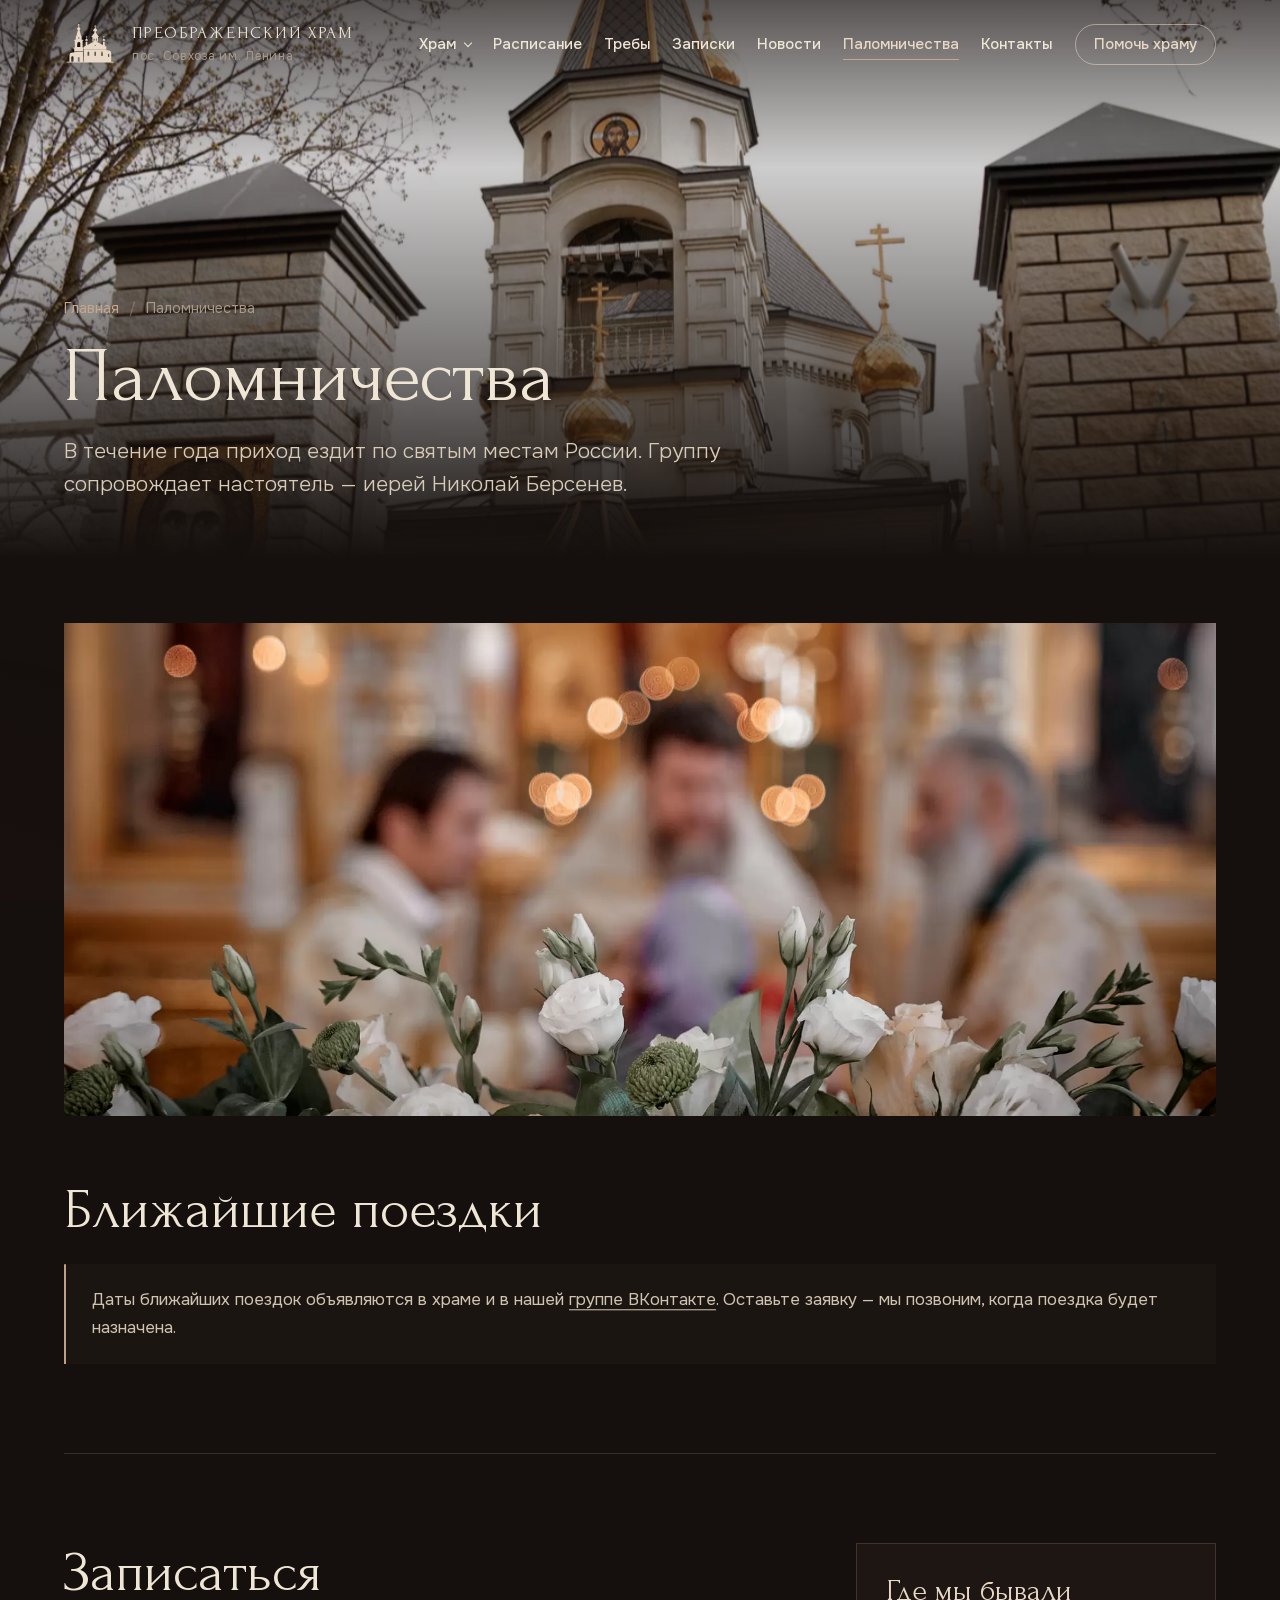
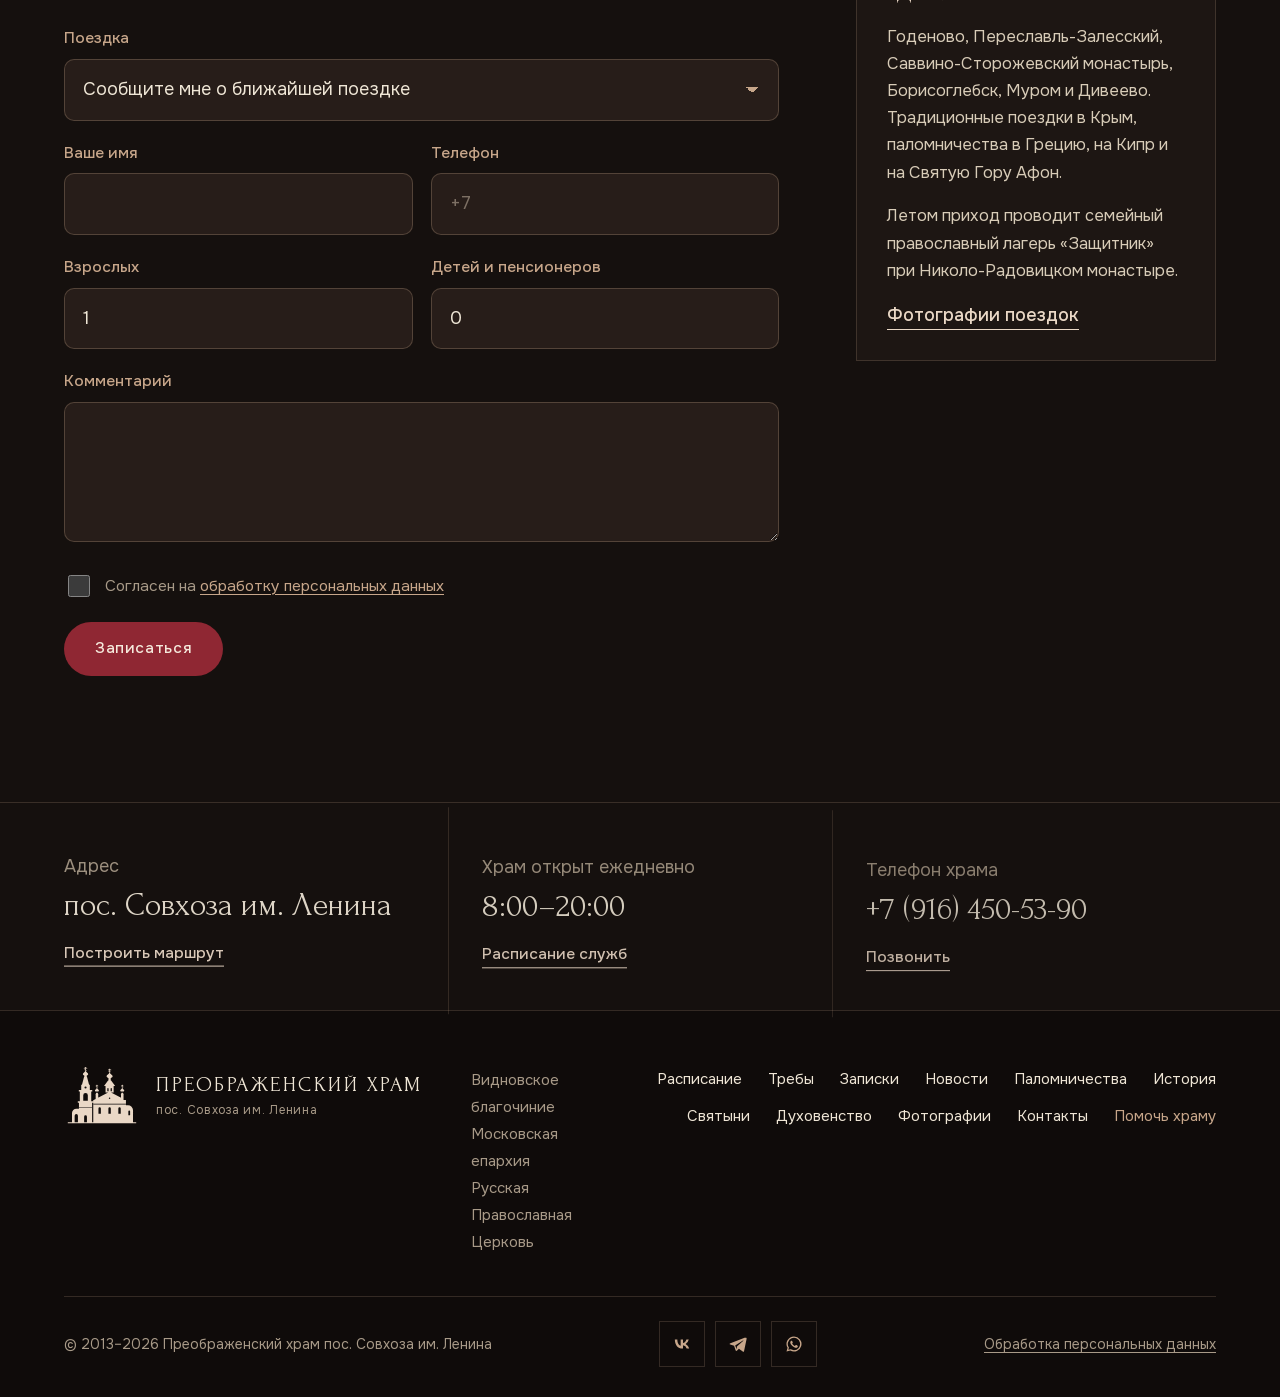
<file: palomnichestva.html>
<!doctype html>
<html lang="ru" data-palette="garnet" data-btn="pill">
<head>
<meta charset="utf-8">

<meta name="viewport" content="width=device-width, initial-scale=1">
<title>Паломничества — Преображенский храм пос. Совхоза им. Ленина</title>
<meta name="description" content="Паломнические поездки Преображенского храма пос. Совхоза им. Ленина по святым местам России, в Крым, Грецию и на Афон.">
<meta name="theme-color" content="#15100e">
<link rel="icon" href="img/favicon.svg" type="image/svg+xml">
<link rel="canonical" href="https://xn-----6kcjbsn9avbor9bj.xn--p1ai/palomnichestva.html">
<meta property="og:type" content="website">
<meta property="og:title" content="Паломничества — Преображенский храм пос. Совхоза им. Ленина">
<meta property="og:description" content="Паломнические поездки Преображенского храма пос. Совхоза им. Ленина по святым местам России, в Крым, Грецию и на Афон.">
<meta property="og:image" content="https://xn-----6kcjbsn9avbor9bj.xn--p1ai/img/foto/f08.webp">
<meta property="og:locale" content="ru_RU">
<link rel="preload" href="fonts/forum-400-cyr.woff2" as="font" type="font/woff2" crossorigin>
<link rel="preload" href="fonts/onest-cyr.woff2" as="font" type="font/woff2" crossorigin>
<link rel="stylesheet" href="css/style.css?v=202610221031">
<script>(function(d){try{if(matchMedia("(prefers-reduced-motion: reduce)").matches)return;d.classList.add("motion-pending");setTimeout(function(){d.classList.remove("intro","motion-pending")},7000)}catch(e){}})(document.documentElement)</script>
</head>
<body>
<a class="skip" href="#main">Перейти к содержимому</a>
<header class="site-header"><div class="wrap hdr">
  <a class="logo" href="index.html" aria-label="Преображенский храм — на главную"><svg viewBox="0 0 120 90" aria-hidden="true"><defs><mask id="hrm" maskUnits="userSpaceOnUse" x="0" y="0" width="120" height="90"><rect width="120" height="90" fill="#fff"/><path d="M30.4 53.2V44.6a3.6 3.6 0 0 1 7.2 0v8.6z M34 30.6a1.7 1.7 0 1 1 0 3.4 1.7 1.7 0 0 1 0-3.4z M31.8 87.4v-9a2.2 2.2 0 0 1 4.4 0v9z M16.8 87.4V77a2.6 2.6 0 0 1 5.2 0v10.4z M54.4 74V65.6a1.9 1.9 0 0 1 3.8 0V74z M70.1 74V65.6a1.9 1.9 0 0 1 3.8 0V74z M85.8 74V65.6a1.9 1.9 0 0 1 3.8 0V74z M68.4 38.4v-4.2a1 1 0 0 1 2 0v4.2z M73.6 38.4v-4.2a1 1 0 0 1 2 0v4.2z M70.8 49.4a1.2 1.2 0 1 1 2.4 0 1.2 1.2 0 0 1-2.4 0z M101.6 76v-6a1.4 1.4 0 0 1 2.8 0v6z M46.2 58.2h51.6v.9H46.2z M23.6 63h20.8v.8H23.6z" fill="#000"/></mask></defs><path mask="url(#hrm)" fill="currentColor" d="M33.44 0h1.12v6.2h-1.12zM32.39 0.87h3.22v0.81h-3.22zM31.27 1.98h5.46v0.81h-5.46zM32.02 3.84l3.97 1.24v0.81l-3.97 -1.24z M34 5.6C34.588 7.84 38.2 9.6 38.2 11.2C38.2 13.12 36.52 13.6 34 13.6S29.8 13.12 29.8 11.2C29.8 9.6 33.412 7.84 34 5.6z M32 13.4h4v2.6h-4z M28.4 28 31.6 15.8h4.8L39.6 28z M27.2 28h13.6v8.4H27.2z M23.4 36.2h21.2v2.4H23.4z M25 38.6h18v15.6H25z M21.8 54h24.4v2.6H21.8z M23.6 56.6h20.8V88H23.6z M12.6 88V73a7 7 0 0 1 7-7h4V88z M71.46 2.6h1.08v6h-1.08zM70.44 3.44h3.12v0.78h-3.12zM69.36 4.52h5.28v0.78h-5.28zM70.08 6.32l3.84 1.20v0.78l-3.84 -1.20z M72 8.2C72.672 10.719999999999999 76.8 12.7 76.8 14.5C76.8 16.66 74.88 17.2 72 17.2S67.2 16.66 67.2 14.5C67.2 12.7 71.328 10.719999999999999 72 8.2z M70.2 17h3.6v4.4h-3.6z M63.2 30 69.6 21.4h4.8L80.8 30z M65.6 30h12.8v10.4H65.6z M46.2 52.6 72 39.2l25.8 13.4z M46.2 52.2h51.6V88H46.2z M97.8 88V60.4h3.2a8 8 0 0 1 8 8V88z M51.59 28.2h0.83v4.6h-0.83zM50.80 28.84h2.39v0.60h-2.39zM49.98 29.67h4.05v0.60h-4.05zM50.53 31.05l2.94 0.92v0.60l-2.94 -0.92z M52 32.6C52.448 34.336 55.2 35.7 55.2 36.94C55.2 38.428000000000004 53.92 38.800000000000004 52 38.800000000000004S48.8 38.428000000000004 48.8 36.94C48.8 35.7 51.552 34.336 52 32.6z M49.6 43.4 51 40.6h2l1.4 2.8z M50 43.4h4v8.8h-4z M91.59 28.2h0.83v4.6h-0.83zM90.80 28.84h2.39v0.60h-2.39zM89.98 29.67h4.05v0.60h-4.05zM90.53 31.05l2.94 0.92v0.60l-2.94 -0.92z M92 32.6C92.448 34.336 95.2 35.7 95.2 36.94C95.2 38.428000000000004 93.92 38.800000000000004 92 38.800000000000004S88.8 38.428000000000004 88.8 36.94C88.8 35.7 91.552 34.336 92 32.6z M89.6 43.4 91 40.6h2l1.4 2.8z M90 43.4h4v8.8h-4z M6 87.4h108v1.6H6z"/></svg><span class="logo-t">Преображенский храм<small>пос. Совхоза им. Ленина</small></span></a>
  <a class="hdr-phone" href="tel:+79164505390" data-site-href="phoneLink" data-site="phone">+7 (916) 450-53-90</a>
  <button class="burger" type="button" aria-label="Меню" aria-controls="menu" aria-expanded="false"><span></span></button>
  <nav class="nav" id="menu" aria-label="Основное меню" data-lenis-prevent>
<div class="nav-drop"><button type="button" aria-expanded="false">Храм</button><ul><li><a href="istoriya.html">История храма</a></li><li><a href="svyatyni.html">Святыни</a></li><li><a href="duhovenstvo.html">Духовенство</a></li><li><a href="prihod.html">Приходская жизнь</a></li><li><a href="foto.html">Фотографии</a></li></ul></div>
<a href="raspisanie.html">Расписание</a>
<a href="treby.html">Требы</a>
<a href="zapiski.html">Записки</a>
<a href="novosti.html">Новости</a>
<a href="palomnichestva.html" aria-current="page">Паломничества</a>
<a href="kontakty.html">Контакты</a>
<a class="help" href="pomoch.html">Помочь храму</a>
  </nav>
</div></header>
<main id="main">

<section class="page-hero"><img src="img/foto/f08.webp" srcset="img/foto/f08-m.webp 800w, img/foto/f08.webp 1800w" sizes="100vw" alt="" fetchpriority="high"><div class="wrap"><nav class="crumbs" aria-label="Навигация"><a href="index.html">Главная</a><span>/</span>Паломничества</nav><header class="page-head"><h1>Паломничества</h1>
    <p class="lead">В течение года приход ездит по святым местам России. Группу сопровождает настоятель — иерей Николай Берсенев.</p></header></div></section>
<div class="page-body"><div class="wrap">

  <div class="wide-photo"><img src="img/foto/f16.webp" alt="Духовенство на праздничном богослужении" loading="lazy"></div>

  <section aria-labelledby="trips-h">
    <h2 class="h2" id="trips-h" style="margin-bottom:24px">Ближайшие поездки</h2>
    <div id="trips"><div class="note"><p>Даты ближайших поездок объявляются в храме и в нашей <a href="https://vk.com/hramvsovhoze" data-site-href="vk" target="_blank" rel="noopener">группе ВКонтакте</a>. Оставьте заявку — мы позвоним, когда поездка будет назначена.</p></div></div>
  </section>

  <hr class="sep" id="zapis">
  <div class="article">
    <section aria-labelledby="pf-h">
      <h2 class="h2" id="pf-h" style="margin-bottom:26px">Записаться</h2>
      <form class="form" data-form="palomnichestvo" data-ok="Спасибо! Вы записаны. Мы позвоним и расскажем подробности поездки." novalidate>
        <div class="field"><label for="trip-select">Поездка</label>
          <select id="trip-select" name="trip"><option>Сообщите мне о ближайшей поездке</option></select></div>
        <div class="two">
          <div class="field"><label for="p-name">Ваше имя</label><input id="p-name" name="name" required autocomplete="name"></div>
          <div class="field"><label for="p-phone">Телефон</label><input id="p-phone" name="phone" type="tel" required autocomplete="tel" placeholder="+7"></div>
        </div>
        <div class="two">
          <div class="field"><label for="p-adults">Взрослых</label><input id="p-adults" name="adults" type="number" min="0" max="20" value="1"></div>
          <div class="field"><label for="p-kids">Детей и пенсионеров</label><input id="p-kids" name="kids" type="number" min="0" max="20" value="0"></div>
        </div>
        <div class="field"><label for="p-msg">Комментарий</label><textarea id="p-msg" name="message"></textarea></div>
        <input class="hp" name="website" tabindex="-1" autocomplete="off" aria-hidden="true">
        <label class="agree"><input type="checkbox" name="agree" required><span>Согласен на <a href="politika.html">обработку персональных данных</a></span></label>
        <div><button class="btn solid" type="submit">Записаться</button></div>
        <p class="form-msg" role="status"></p>
      </form>
    </section>
    <aside class="aside"><h3>Где мы бывали</h3>
      <p>Годеново, Переславль-Залесский, Саввино-Сторожевский монастырь, Борисоглебск, Муром и Дивеево. Традиционные поездки в Крым, паломничества в Грецию, на Кипр и на Святую Гору Афон.</p>
      <p>Летом приход проводит семейный православный лагерь «Защитник» при Николо-Радовицком монастыре.</p>
      <a class="link" href="https://vk.com/hramvsovhoze" data-site-href="vk" target="_blank" rel="noopener">Фотографии поездок</a></aside>
  </div>
  <div style="height:clamp(40px,6vw,80px)"></div>
</div>
</div>
</main>
<section class="contact-strip" aria-label="Адрес и контакты"><div class="wrap cs-in">
  <div class="cs-item"><div><p class="muted" style="margin:0">Адрес</p><p class="cs-big" data-site="addressShort">пос. Совхоза им. Ленина</p><a class="link" data-site-href="mapLink" href="kontakty.html#karta">Построить маршрут<span class="arr">↗</span></a></div></div>
  <div class="cs-item"><div><p class="muted" style="margin:0">Храм открыт ежедневно</p><p class="cs-big" data-site="openHours">8:00–20:00</p><a class="link" href="raspisanie.html">Расписание служб<span class="arr">→</span></a></div></div>
  <div class="cs-item"><div><p class="muted" style="margin:0">Телефон храма</p><p class="cs-big"><a href="tel:+79164505390" data-site-href="phoneLink" data-site="phone" style="text-decoration:none">+7 (916) 450-53-90</a></p><a class="link" href="tel:+79164505390" data-site-href="phoneLink">Позвонить<span class="arr">→</span></a></div></div>
</div></section>
<footer class="site-footer"><div class="wrap">
  <div class="ft">
    <a class="logo" href="index.html" aria-label="На главную"><svg viewBox="0 0 120 90" aria-hidden="true"><defs><mask id="hrm" maskUnits="userSpaceOnUse" x="0" y="0" width="120" height="90"><rect width="120" height="90" fill="#fff"/><path d="M30.4 53.2V44.6a3.6 3.6 0 0 1 7.2 0v8.6z M34 30.6a1.7 1.7 0 1 1 0 3.4 1.7 1.7 0 0 1 0-3.4z M31.8 87.4v-9a2.2 2.2 0 0 1 4.4 0v9z M16.8 87.4V77a2.6 2.6 0 0 1 5.2 0v10.4z M54.4 74V65.6a1.9 1.9 0 0 1 3.8 0V74z M70.1 74V65.6a1.9 1.9 0 0 1 3.8 0V74z M85.8 74V65.6a1.9 1.9 0 0 1 3.8 0V74z M68.4 38.4v-4.2a1 1 0 0 1 2 0v4.2z M73.6 38.4v-4.2a1 1 0 0 1 2 0v4.2z M70.8 49.4a1.2 1.2 0 1 1 2.4 0 1.2 1.2 0 0 1-2.4 0z M101.6 76v-6a1.4 1.4 0 0 1 2.8 0v6z M46.2 58.2h51.6v.9H46.2z M23.6 63h20.8v.8H23.6z" fill="#000"/></mask></defs><path mask="url(#hrm)" fill="currentColor" d="M33.44 0h1.12v6.2h-1.12zM32.39 0.87h3.22v0.81h-3.22zM31.27 1.98h5.46v0.81h-5.46zM32.02 3.84l3.97 1.24v0.81l-3.97 -1.24z M34 5.6C34.588 7.84 38.2 9.6 38.2 11.2C38.2 13.12 36.52 13.6 34 13.6S29.8 13.12 29.8 11.2C29.8 9.6 33.412 7.84 34 5.6z M32 13.4h4v2.6h-4z M28.4 28 31.6 15.8h4.8L39.6 28z M27.2 28h13.6v8.4H27.2z M23.4 36.2h21.2v2.4H23.4z M25 38.6h18v15.6H25z M21.8 54h24.4v2.6H21.8z M23.6 56.6h20.8V88H23.6z M12.6 88V73a7 7 0 0 1 7-7h4V88z M71.46 2.6h1.08v6h-1.08zM70.44 3.44h3.12v0.78h-3.12zM69.36 4.52h5.28v0.78h-5.28zM70.08 6.32l3.84 1.20v0.78l-3.84 -1.20z M72 8.2C72.672 10.719999999999999 76.8 12.7 76.8 14.5C76.8 16.66 74.88 17.2 72 17.2S67.2 16.66 67.2 14.5C67.2 12.7 71.328 10.719999999999999 72 8.2z M70.2 17h3.6v4.4h-3.6z M63.2 30 69.6 21.4h4.8L80.8 30z M65.6 30h12.8v10.4H65.6z M46.2 52.6 72 39.2l25.8 13.4z M46.2 52.2h51.6V88H46.2z M97.8 88V60.4h3.2a8 8 0 0 1 8 8V88z M51.59 28.2h0.83v4.6h-0.83zM50.80 28.84h2.39v0.60h-2.39zM49.98 29.67h4.05v0.60h-4.05zM50.53 31.05l2.94 0.92v0.60l-2.94 -0.92z M52 32.6C52.448 34.336 55.2 35.7 55.2 36.94C55.2 38.428000000000004 53.92 38.800000000000004 52 38.800000000000004S48.8 38.428000000000004 48.8 36.94C48.8 35.7 51.552 34.336 52 32.6z M49.6 43.4 51 40.6h2l1.4 2.8z M50 43.4h4v8.8h-4z M91.59 28.2h0.83v4.6h-0.83zM90.80 28.84h2.39v0.60h-2.39zM89.98 29.67h4.05v0.60h-4.05zM90.53 31.05l2.94 0.92v0.60l-2.94 -0.92z M92 32.6C92.448 34.336 95.2 35.7 95.2 36.94C95.2 38.428000000000004 93.92 38.800000000000004 92 38.800000000000004S88.8 38.428000000000004 88.8 36.94C88.8 35.7 91.552 34.336 92 32.6z M89.6 43.4 91 40.6h2l1.4 2.8z M90 43.4h4v8.8h-4z M6 87.4h108v1.6H6z"/></svg><span class="logo-t">Преображенский храм<small>пос. Совхоза им. Ленина</small></span></a>
    <div class="ft-meta">Видновское благочиние<br>Московская епархия<br>Русская Православная Церковь</div>
    <nav class="ft-nav" aria-label="Меню в подвале">
      <a href="raspisanie.html">Расписание</a><a href="treby.html">Требы</a><a href="zapiski.html">Записки</a><a href="novosti.html">Новости</a><a href="palomnichestva.html">Паломничества</a><a href="istoriya.html">История</a><a href="svyatyni.html">Святыни</a><a href="duhovenstvo.html">Духовенство</a><a href="foto.html">Фотографии</a><a href="kontakty.html">Контакты</a><a class="help" href="pomoch.html">Помочь храму</a>
    </nav>
  </div>
  <div class="ft-bottom">
    <span>© 2013–<span data-year>2026</span> Преображенский храм пос. Совхоза им. Ленина</span>
    <div class="ft-soc"><a href="https://vk.com/hramvsovhoze" data-site-href="vk" target="_blank" rel="noopener" aria-label="ВКонтакте"><svg viewBox="0 0 24 24" fill="currentColor" aria-hidden="true"><path d="M12.8 17.5C6.9 17.5 3.5 13.4 3.4 6.6h3c.1 5 2.3 7.1 4 7.5V6.6h2.8v4.3c1.7-.2 3.5-2.1 4.1-4.3h2.8a8.3 8.3 0 0 1-3.8 5.4 8.6 8.6 0 0 1 4.4 5.5h-3.1a5.4 5.4 0 0 0-4.4-3.9v3.9h-.4z"/></svg></a><a href="https://t.me/+NVFGvZDvnl00ZGNi" data-site-href="telegram" target="_blank" rel="noopener" aria-label="Телеграм"><svg viewBox="0 0 24 24" fill="currentColor" aria-hidden="true"><path d="M20.7 4.3 2.9 11.2c-1.2.5-1.2 1.2-.2 1.5l4.6 1.4 1.8 5.4c.2.6.4.8.9.8.4 0 .6-.2.9-.4l2.2-2.2 4.6 3.4c.8.5 1.4.2 1.6-.8l3-14.2c.3-1.2-.5-1.8-1.6-1.3zM8.6 13.7l9.3-5.9c.5-.3.9-.1.5.2l-7.7 7-.3 3.2z"/></svg></a><a href="https://chat.whatsapp.com/G2kNUDF2cB5JFcOz3MVybv" data-site-href="whatsapp" target="_blank" rel="noopener" aria-label="Ватсап"><svg viewBox="0 0 24 24" fill="currentColor" aria-hidden="true"><path d="M12 3a9 9 0 0 0-7.7 13.6L3 21l4.5-1.2A9 9 0 1 0 12 3zm0 16.4a7.4 7.4 0 0 1-3.8-1l-.3-.2-2.7.7.7-2.6-.2-.3A7.4 7.4 0 1 1 12 19.4zm4.1-5.5c-.2-.1-1.3-.7-1.5-.7-.2-.1-.4-.1-.5.1l-.7.9c-.1.2-.3.2-.5.1a6 6 0 0 1-3-2.6c-.2-.4.2-.4.6-1.2.1-.1 0-.3 0-.4l-.7-1.6c-.2-.4-.4-.4-.5-.4h-.4a.8.8 0 0 0-.6.3 2.5 2.5 0 0 0-.8 1.9 4.4 4.4 0 0 0 .9 2.3 10 10 0 0 0 3.8 3.4c1.4.6 2 .7 2.7.6.4-.1 1.3-.5 1.5-1.1.2-.5.2-1 .1-1.1l-.4-.2z"/></svg></a></div>
    <a href="politika.html">Обработка персональных данных</a>
  </div>
</div></footer>
<script src="js/glyphs.js?v=202610221031"></script>
<script src="js/config.js?v=202610221031"></script>
<script src="js/main.js?v=202610221031"></script>
<script src="js/gsap.min.js"></script>
<script src="js/ScrollTrigger.min.js"></script>
<script src="js/lenis.min.js"></script>
<script src="js/motion.js?v=202610221031"></script>
</body>
</html>
</file>
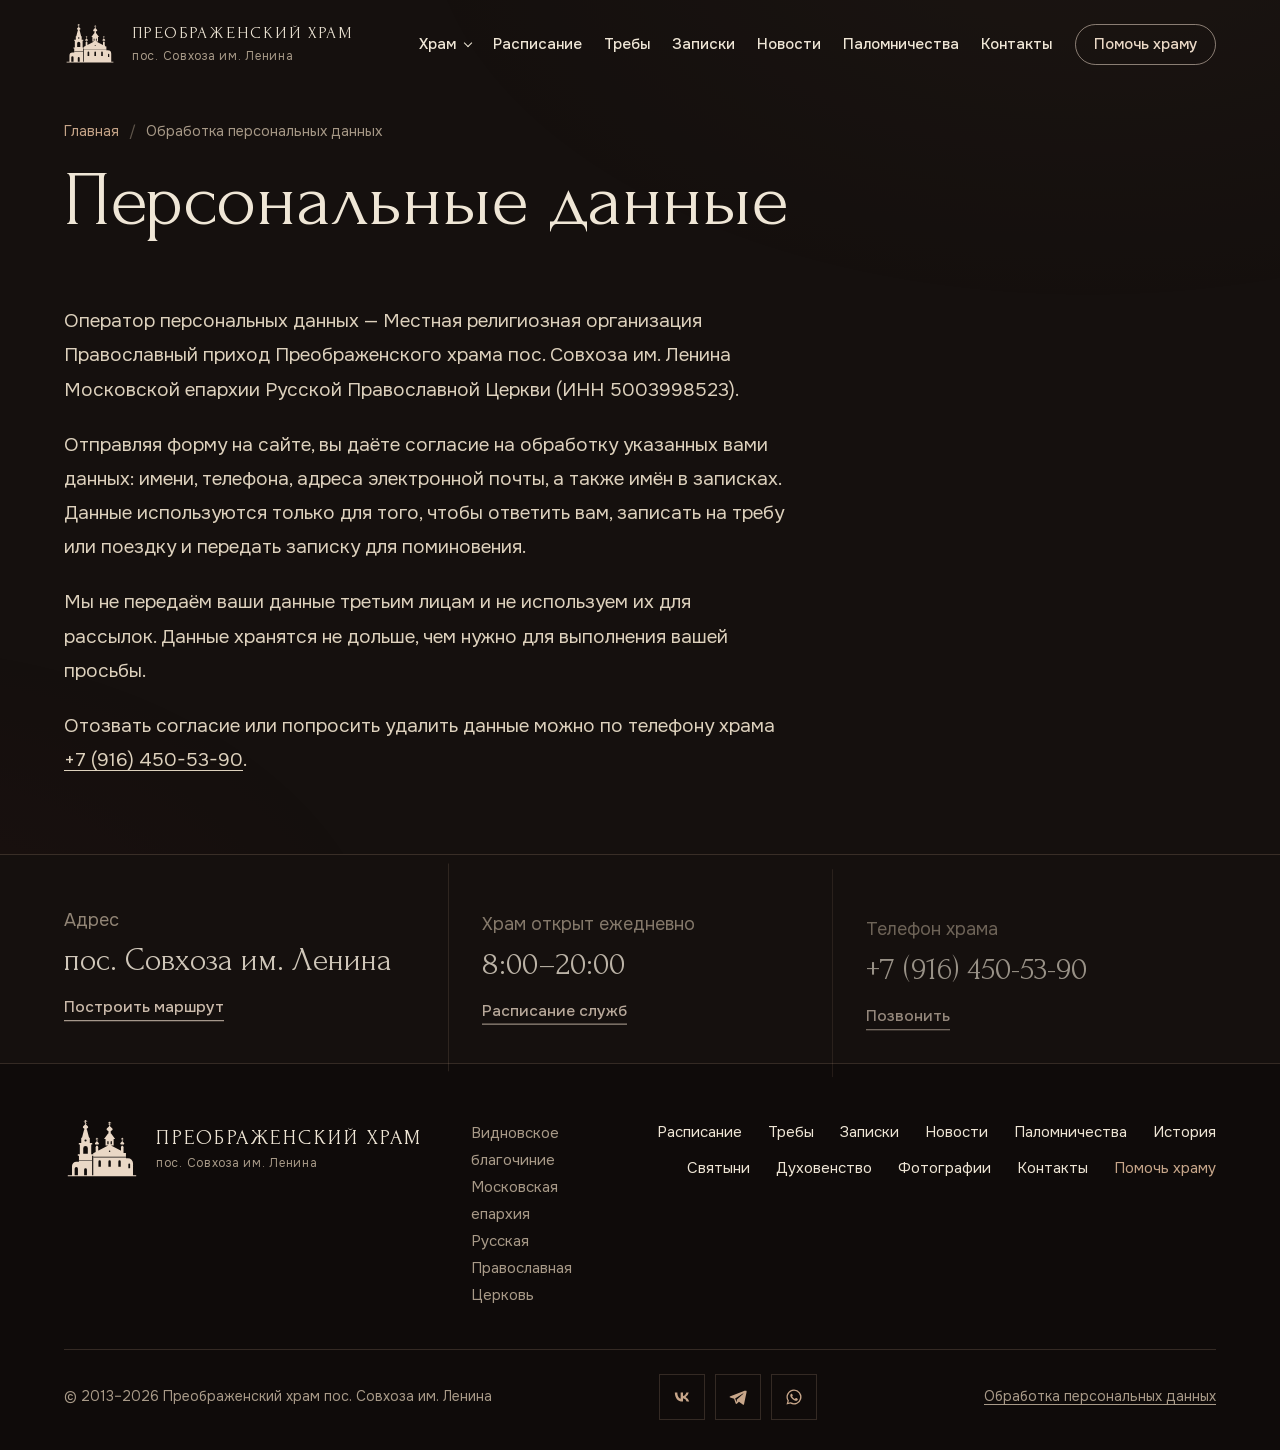
<file: politika.html>
<!doctype html>
<html lang="ru" data-palette="garnet" data-btn="pill">
<head>
<meta charset="utf-8">

<meta name="viewport" content="width=device-width, initial-scale=1">
<title>Обработка персональных данных — Преображенский храм пос. Совхоза им. Ленина</title>
<meta name="description" content="Преображенский храм пос. Совхоза им. Ленина: расписание богослужений, требы, записки, пожертвования, паломничества и новости прихода.">
<meta name="theme-color" content="#15100e">
<link rel="icon" href="img/favicon.svg" type="image/svg+xml">
<link rel="canonical" href="https://xn-----6kcjbsn9avbor9bj.xn--p1ai/politika.html">
<meta property="og:type" content="website">
<meta property="og:title" content="Обработка персональных данных — Преображенский храм пос. Совхоза им. Ленина">
<meta property="og:description" content="Преображенский храм пос. Совхоза им. Ленина: расписание богослужений, требы, записки, пожертвования, паломничества и новости прихода.">
<meta property="og:image" content="https://xn-----6kcjbsn9avbor9bj.xn--p1ai/img/foto/f23.webp">
<meta property="og:locale" content="ru_RU">
<link rel="preload" href="fonts/forum-400-cyr.woff2" as="font" type="font/woff2" crossorigin>
<link rel="preload" href="fonts/onest-cyr.woff2" as="font" type="font/woff2" crossorigin>
<link rel="stylesheet" href="css/style.css?v=202610221031">
<script>(function(d){try{if(matchMedia("(prefers-reduced-motion: reduce)").matches)return;d.classList.add("motion-pending");setTimeout(function(){d.classList.remove("intro","motion-pending")},7000)}catch(e){}})(document.documentElement)</script>
</head>
<body>
<a class="skip" href="#main">Перейти к содержимому</a>
<header class="site-header"><div class="wrap hdr">
  <a class="logo" href="index.html" aria-label="Преображенский храм — на главную"><svg viewBox="0 0 120 90" aria-hidden="true"><defs><mask id="hrm" maskUnits="userSpaceOnUse" x="0" y="0" width="120" height="90"><rect width="120" height="90" fill="#fff"/><path d="M30.4 53.2V44.6a3.6 3.6 0 0 1 7.2 0v8.6z M34 30.6a1.7 1.7 0 1 1 0 3.4 1.7 1.7 0 0 1 0-3.4z M31.8 87.4v-9a2.2 2.2 0 0 1 4.4 0v9z M16.8 87.4V77a2.6 2.6 0 0 1 5.2 0v10.4z M54.4 74V65.6a1.9 1.9 0 0 1 3.8 0V74z M70.1 74V65.6a1.9 1.9 0 0 1 3.8 0V74z M85.8 74V65.6a1.9 1.9 0 0 1 3.8 0V74z M68.4 38.4v-4.2a1 1 0 0 1 2 0v4.2z M73.6 38.4v-4.2a1 1 0 0 1 2 0v4.2z M70.8 49.4a1.2 1.2 0 1 1 2.4 0 1.2 1.2 0 0 1-2.4 0z M101.6 76v-6a1.4 1.4 0 0 1 2.8 0v6z M46.2 58.2h51.6v.9H46.2z M23.6 63h20.8v.8H23.6z" fill="#000"/></mask></defs><path mask="url(#hrm)" fill="currentColor" d="M33.44 0h1.12v6.2h-1.12zM32.39 0.87h3.22v0.81h-3.22zM31.27 1.98h5.46v0.81h-5.46zM32.02 3.84l3.97 1.24v0.81l-3.97 -1.24z M34 5.6C34.588 7.84 38.2 9.6 38.2 11.2C38.2 13.12 36.52 13.6 34 13.6S29.8 13.12 29.8 11.2C29.8 9.6 33.412 7.84 34 5.6z M32 13.4h4v2.6h-4z M28.4 28 31.6 15.8h4.8L39.6 28z M27.2 28h13.6v8.4H27.2z M23.4 36.2h21.2v2.4H23.4z M25 38.6h18v15.6H25z M21.8 54h24.4v2.6H21.8z M23.6 56.6h20.8V88H23.6z M12.6 88V73a7 7 0 0 1 7-7h4V88z M71.46 2.6h1.08v6h-1.08zM70.44 3.44h3.12v0.78h-3.12zM69.36 4.52h5.28v0.78h-5.28zM70.08 6.32l3.84 1.20v0.78l-3.84 -1.20z M72 8.2C72.672 10.719999999999999 76.8 12.7 76.8 14.5C76.8 16.66 74.88 17.2 72 17.2S67.2 16.66 67.2 14.5C67.2 12.7 71.328 10.719999999999999 72 8.2z M70.2 17h3.6v4.4h-3.6z M63.2 30 69.6 21.4h4.8L80.8 30z M65.6 30h12.8v10.4H65.6z M46.2 52.6 72 39.2l25.8 13.4z M46.2 52.2h51.6V88H46.2z M97.8 88V60.4h3.2a8 8 0 0 1 8 8V88z M51.59 28.2h0.83v4.6h-0.83zM50.80 28.84h2.39v0.60h-2.39zM49.98 29.67h4.05v0.60h-4.05zM50.53 31.05l2.94 0.92v0.60l-2.94 -0.92z M52 32.6C52.448 34.336 55.2 35.7 55.2 36.94C55.2 38.428000000000004 53.92 38.800000000000004 52 38.800000000000004S48.8 38.428000000000004 48.8 36.94C48.8 35.7 51.552 34.336 52 32.6z M49.6 43.4 51 40.6h2l1.4 2.8z M50 43.4h4v8.8h-4z M91.59 28.2h0.83v4.6h-0.83zM90.80 28.84h2.39v0.60h-2.39zM89.98 29.67h4.05v0.60h-4.05zM90.53 31.05l2.94 0.92v0.60l-2.94 -0.92z M92 32.6C92.448 34.336 95.2 35.7 95.2 36.94C95.2 38.428000000000004 93.92 38.800000000000004 92 38.800000000000004S88.8 38.428000000000004 88.8 36.94C88.8 35.7 91.552 34.336 92 32.6z M89.6 43.4 91 40.6h2l1.4 2.8z M90 43.4h4v8.8h-4z M6 87.4h108v1.6H6z"/></svg><span class="logo-t">Преображенский храм<small>пос. Совхоза им. Ленина</small></span></a>
  <a class="hdr-phone" href="tel:+79164505390" data-site-href="phoneLink" data-site="phone">+7 (916) 450-53-90</a>
  <button class="burger" type="button" aria-label="Меню" aria-controls="menu" aria-expanded="false"><span></span></button>
  <nav class="nav" id="menu" aria-label="Основное меню" data-lenis-prevent>
<div class="nav-drop"><button type="button" aria-expanded="false">Храм</button><ul><li><a href="istoriya.html">История храма</a></li><li><a href="svyatyni.html">Святыни</a></li><li><a href="duhovenstvo.html">Духовенство</a></li><li><a href="prihod.html">Приходская жизнь</a></li><li><a href="foto.html">Фотографии</a></li></ul></div>
<a href="raspisanie.html">Расписание</a>
<a href="treby.html">Требы</a>
<a href="zapiski.html">Записки</a>
<a href="novosti.html">Новости</a>
<a href="palomnichestva.html">Паломничества</a>
<a href="kontakty.html">Контакты</a>
<a class="help" href="pomoch.html">Помочь храму</a>
  </nav>
</div></header>
<main id="main">

<div class="wrap page-plain"><nav class="crumbs" aria-label="Навигация"><a href="index.html">Главная</a><span>/</span>Обработка персональных данных</nav><header class="page-head"><h1>Персональные данные</h1></header></div>
<div class="page-body"><div class="wrap">
  <div class="prose" style="margin-bottom:clamp(40px,6vw,80px)">
    <p>Оператор персональных данных — Местная религиозная организация Православный приход Преображенского храма пос. Совхоза им. Ленина Московской епархии Русской Православной Церкви (ИНН 5003998523).</p>
    <p>Отправляя форму на сайте, вы даёте согласие на обработку указанных вами данных: имени, телефона, адреса электронной почты, а также имён в записках. Данные используются только для того, чтобы ответить вам, записать на требу или поездку и передать записку для поминовения.</p>
    <p>Мы не передаём ваши данные третьим лицам и не используем их для рассылок. Данные хранятся не дольше, чем нужно для выполнения вашей просьбы.</p>
    <p>Отозвать согласие или попросить удалить данные можно по телефону храма <a href="tel:+79164505390" data-site-href="phoneLink" data-site="phone">+7 (916) 450-53-90</a>.</p>
  </div>
</div>
</div>
</main>
<section class="contact-strip" aria-label="Адрес и контакты"><div class="wrap cs-in">
  <div class="cs-item"><div><p class="muted" style="margin:0">Адрес</p><p class="cs-big" data-site="addressShort">пос. Совхоза им. Ленина</p><a class="link" data-site-href="mapLink" href="kontakty.html#karta">Построить маршрут<span class="arr">↗</span></a></div></div>
  <div class="cs-item"><div><p class="muted" style="margin:0">Храм открыт ежедневно</p><p class="cs-big" data-site="openHours">8:00–20:00</p><a class="link" href="raspisanie.html">Расписание служб<span class="arr">→</span></a></div></div>
  <div class="cs-item"><div><p class="muted" style="margin:0">Телефон храма</p><p class="cs-big"><a href="tel:+79164505390" data-site-href="phoneLink" data-site="phone" style="text-decoration:none">+7 (916) 450-53-90</a></p><a class="link" href="tel:+79164505390" data-site-href="phoneLink">Позвонить<span class="arr">→</span></a></div></div>
</div></section>
<footer class="site-footer"><div class="wrap">
  <div class="ft">
    <a class="logo" href="index.html" aria-label="На главную"><svg viewBox="0 0 120 90" aria-hidden="true"><defs><mask id="hrm" maskUnits="userSpaceOnUse" x="0" y="0" width="120" height="90"><rect width="120" height="90" fill="#fff"/><path d="M30.4 53.2V44.6a3.6 3.6 0 0 1 7.2 0v8.6z M34 30.6a1.7 1.7 0 1 1 0 3.4 1.7 1.7 0 0 1 0-3.4z M31.8 87.4v-9a2.2 2.2 0 0 1 4.4 0v9z M16.8 87.4V77a2.6 2.6 0 0 1 5.2 0v10.4z M54.4 74V65.6a1.9 1.9 0 0 1 3.8 0V74z M70.1 74V65.6a1.9 1.9 0 0 1 3.8 0V74z M85.8 74V65.6a1.9 1.9 0 0 1 3.8 0V74z M68.4 38.4v-4.2a1 1 0 0 1 2 0v4.2z M73.6 38.4v-4.2a1 1 0 0 1 2 0v4.2z M70.8 49.4a1.2 1.2 0 1 1 2.4 0 1.2 1.2 0 0 1-2.4 0z M101.6 76v-6a1.4 1.4 0 0 1 2.8 0v6z M46.2 58.2h51.6v.9H46.2z M23.6 63h20.8v.8H23.6z" fill="#000"/></mask></defs><path mask="url(#hrm)" fill="currentColor" d="M33.44 0h1.12v6.2h-1.12zM32.39 0.87h3.22v0.81h-3.22zM31.27 1.98h5.46v0.81h-5.46zM32.02 3.84l3.97 1.24v0.81l-3.97 -1.24z M34 5.6C34.588 7.84 38.2 9.6 38.2 11.2C38.2 13.12 36.52 13.6 34 13.6S29.8 13.12 29.8 11.2C29.8 9.6 33.412 7.84 34 5.6z M32 13.4h4v2.6h-4z M28.4 28 31.6 15.8h4.8L39.6 28z M27.2 28h13.6v8.4H27.2z M23.4 36.2h21.2v2.4H23.4z M25 38.6h18v15.6H25z M21.8 54h24.4v2.6H21.8z M23.6 56.6h20.8V88H23.6z M12.6 88V73a7 7 0 0 1 7-7h4V88z M71.46 2.6h1.08v6h-1.08zM70.44 3.44h3.12v0.78h-3.12zM69.36 4.52h5.28v0.78h-5.28zM70.08 6.32l3.84 1.20v0.78l-3.84 -1.20z M72 8.2C72.672 10.719999999999999 76.8 12.7 76.8 14.5C76.8 16.66 74.88 17.2 72 17.2S67.2 16.66 67.2 14.5C67.2 12.7 71.328 10.719999999999999 72 8.2z M70.2 17h3.6v4.4h-3.6z M63.2 30 69.6 21.4h4.8L80.8 30z M65.6 30h12.8v10.4H65.6z M46.2 52.6 72 39.2l25.8 13.4z M46.2 52.2h51.6V88H46.2z M97.8 88V60.4h3.2a8 8 0 0 1 8 8V88z M51.59 28.2h0.83v4.6h-0.83zM50.80 28.84h2.39v0.60h-2.39zM49.98 29.67h4.05v0.60h-4.05zM50.53 31.05l2.94 0.92v0.60l-2.94 -0.92z M52 32.6C52.448 34.336 55.2 35.7 55.2 36.94C55.2 38.428000000000004 53.92 38.800000000000004 52 38.800000000000004S48.8 38.428000000000004 48.8 36.94C48.8 35.7 51.552 34.336 52 32.6z M49.6 43.4 51 40.6h2l1.4 2.8z M50 43.4h4v8.8h-4z M91.59 28.2h0.83v4.6h-0.83zM90.80 28.84h2.39v0.60h-2.39zM89.98 29.67h4.05v0.60h-4.05zM90.53 31.05l2.94 0.92v0.60l-2.94 -0.92z M92 32.6C92.448 34.336 95.2 35.7 95.2 36.94C95.2 38.428000000000004 93.92 38.800000000000004 92 38.800000000000004S88.8 38.428000000000004 88.8 36.94C88.8 35.7 91.552 34.336 92 32.6z M89.6 43.4 91 40.6h2l1.4 2.8z M90 43.4h4v8.8h-4z M6 87.4h108v1.6H6z"/></svg><span class="logo-t">Преображенский храм<small>пос. Совхоза им. Ленина</small></span></a>
    <div class="ft-meta">Видновское благочиние<br>Московская епархия<br>Русская Православная Церковь</div>
    <nav class="ft-nav" aria-label="Меню в подвале">
      <a href="raspisanie.html">Расписание</a><a href="treby.html">Требы</a><a href="zapiski.html">Записки</a><a href="novosti.html">Новости</a><a href="palomnichestva.html">Паломничества</a><a href="istoriya.html">История</a><a href="svyatyni.html">Святыни</a><a href="duhovenstvo.html">Духовенство</a><a href="foto.html">Фотографии</a><a href="kontakty.html">Контакты</a><a class="help" href="pomoch.html">Помочь храму</a>
    </nav>
  </div>
  <div class="ft-bottom">
    <span>© 2013–<span data-year>2026</span> Преображенский храм пос. Совхоза им. Ленина</span>
    <div class="ft-soc"><a href="https://vk.com/hramvsovhoze" data-site-href="vk" target="_blank" rel="noopener" aria-label="ВКонтакте"><svg viewBox="0 0 24 24" fill="currentColor" aria-hidden="true"><path d="M12.8 17.5C6.9 17.5 3.5 13.4 3.4 6.6h3c.1 5 2.3 7.1 4 7.5V6.6h2.8v4.3c1.7-.2 3.5-2.1 4.1-4.3h2.8a8.3 8.3 0 0 1-3.8 5.4 8.6 8.6 0 0 1 4.4 5.5h-3.1a5.4 5.4 0 0 0-4.4-3.9v3.9h-.4z"/></svg></a><a href="https://t.me/+NVFGvZDvnl00ZGNi" data-site-href="telegram" target="_blank" rel="noopener" aria-label="Телеграм"><svg viewBox="0 0 24 24" fill="currentColor" aria-hidden="true"><path d="M20.7 4.3 2.9 11.2c-1.2.5-1.2 1.2-.2 1.5l4.6 1.4 1.8 5.4c.2.6.4.8.9.8.4 0 .6-.2.9-.4l2.2-2.2 4.6 3.4c.8.5 1.4.2 1.6-.8l3-14.2c.3-1.2-.5-1.8-1.6-1.3zM8.6 13.7l9.3-5.9c.5-.3.9-.1.5.2l-7.7 7-.3 3.2z"/></svg></a><a href="https://chat.whatsapp.com/G2kNUDF2cB5JFcOz3MVybv" data-site-href="whatsapp" target="_blank" rel="noopener" aria-label="Ватсап"><svg viewBox="0 0 24 24" fill="currentColor" aria-hidden="true"><path d="M12 3a9 9 0 0 0-7.7 13.6L3 21l4.5-1.2A9 9 0 1 0 12 3zm0 16.4a7.4 7.4 0 0 1-3.8-1l-.3-.2-2.7.7.7-2.6-.2-.3A7.4 7.4 0 1 1 12 19.4zm4.1-5.5c-.2-.1-1.3-.7-1.5-.7-.2-.1-.4-.1-.5.1l-.7.9c-.1.2-.3.2-.5.1a6 6 0 0 1-3-2.6c-.2-.4.2-.4.6-1.2.1-.1 0-.3 0-.4l-.7-1.6c-.2-.4-.4-.4-.5-.4h-.4a.8.8 0 0 0-.6.3 2.5 2.5 0 0 0-.8 1.9 4.4 4.4 0 0 0 .9 2.3 10 10 0 0 0 3.8 3.4c1.4.6 2 .7 2.7.6.4-.1 1.3-.5 1.5-1.1.2-.5.2-1 .1-1.1l-.4-.2z"/></svg></a></div>
    <a href="politika.html">Обработка персональных данных</a>
  </div>
</div></footer>
<script src="js/glyphs.js?v=202610221031"></script>
<script src="js/config.js?v=202610221031"></script>
<script src="js/main.js?v=202610221031"></script>
<script src="js/gsap.min.js"></script>
<script src="js/ScrollTrigger.min.js"></script>
<script src="js/lenis.min.js"></script>
<script src="js/motion.js?v=202610221031"></script>
</body>
</html>
</file>
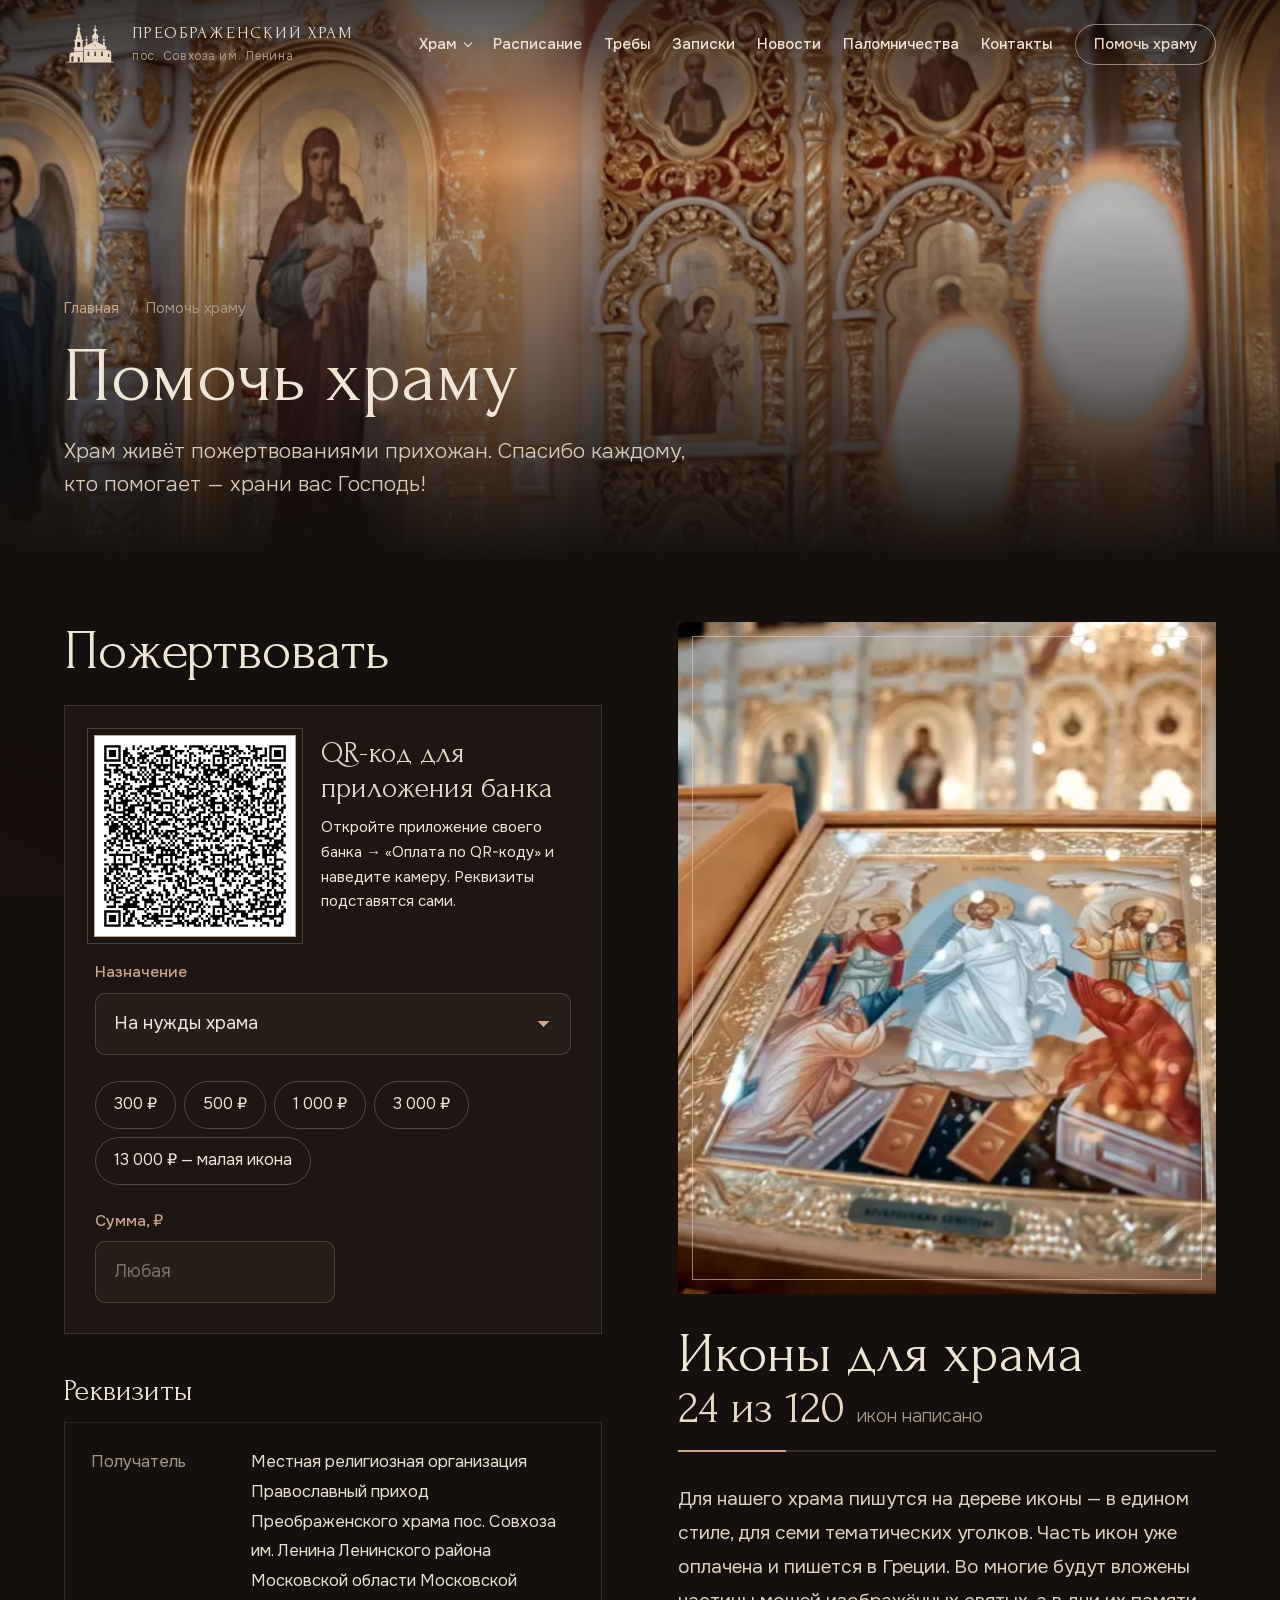
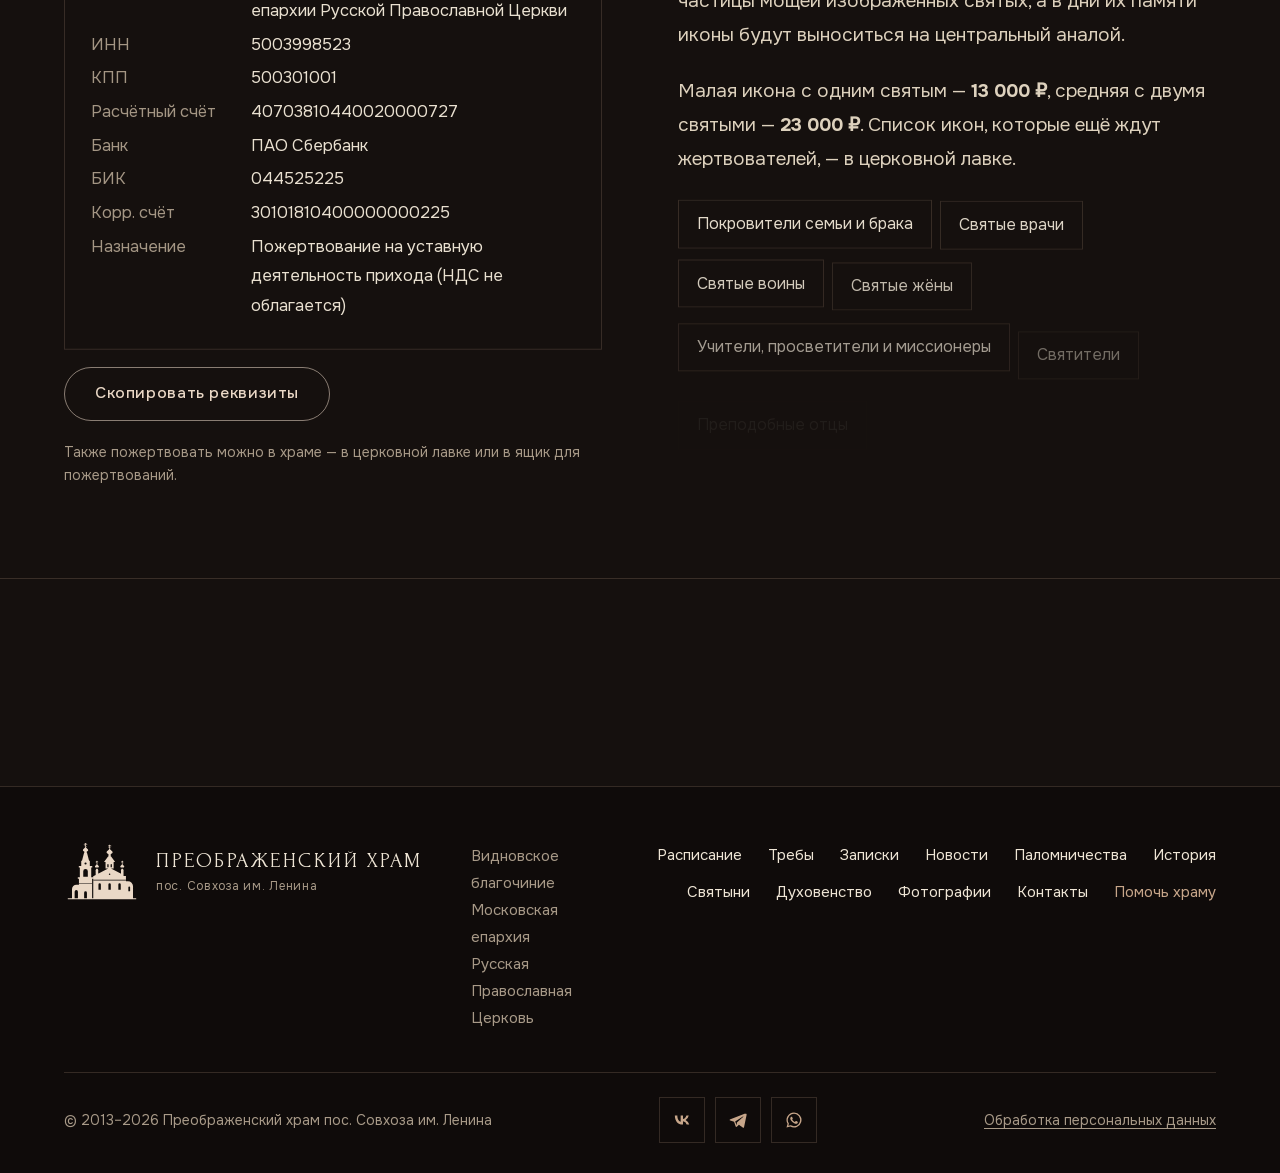
<file: pomoch.html>
<!doctype html>
<html lang="ru" data-palette="garnet" data-btn="pill">
<head>
<meta charset="utf-8">

<meta name="viewport" content="width=device-width, initial-scale=1">
<title>Помочь храму — Преображенский храм пос. Совхоза им. Ленина</title>
<meta name="description" content="Пожертвование Преображенскому храму пос. Совхоза им. Ленина: QR-код для приложения банка, реквизиты, сбор на написание 120 икон.">
<meta name="theme-color" content="#15100e">
<link rel="icon" href="img/favicon.svg" type="image/svg+xml">
<link rel="canonical" href="https://xn-----6kcjbsn9avbor9bj.xn--p1ai/pomoch.html">
<meta property="og:type" content="website">
<meta property="og:title" content="Помочь храму — Преображенский храм пос. Совхоза им. Ленина">
<meta property="og:description" content="Пожертвование Преображенскому храму пос. Совхоза им. Ленина: QR-код для приложения банка, реквизиты, сбор на написание 120 икон.">
<meta property="og:image" content="https://xn-----6kcjbsn9avbor9bj.xn--p1ai/img/foto/f13.webp">
<meta property="og:locale" content="ru_RU">
<link rel="preload" href="fonts/forum-400-cyr.woff2" as="font" type="font/woff2" crossorigin>
<link rel="preload" href="fonts/onest-cyr.woff2" as="font" type="font/woff2" crossorigin>
<link rel="stylesheet" href="css/style.css?v=202610221031">
<script>(function(d){try{if(matchMedia("(prefers-reduced-motion: reduce)").matches)return;d.classList.add("motion-pending");setTimeout(function(){d.classList.remove("intro","motion-pending")},7000)}catch(e){}})(document.documentElement)</script>
</head>
<body>
<a class="skip" href="#main">Перейти к содержимому</a>
<header class="site-header"><div class="wrap hdr">
  <a class="logo" href="index.html" aria-label="Преображенский храм — на главную"><svg viewBox="0 0 120 90" aria-hidden="true"><defs><mask id="hrm" maskUnits="userSpaceOnUse" x="0" y="0" width="120" height="90"><rect width="120" height="90" fill="#fff"/><path d="M30.4 53.2V44.6a3.6 3.6 0 0 1 7.2 0v8.6z M34 30.6a1.7 1.7 0 1 1 0 3.4 1.7 1.7 0 0 1 0-3.4z M31.8 87.4v-9a2.2 2.2 0 0 1 4.4 0v9z M16.8 87.4V77a2.6 2.6 0 0 1 5.2 0v10.4z M54.4 74V65.6a1.9 1.9 0 0 1 3.8 0V74z M70.1 74V65.6a1.9 1.9 0 0 1 3.8 0V74z M85.8 74V65.6a1.9 1.9 0 0 1 3.8 0V74z M68.4 38.4v-4.2a1 1 0 0 1 2 0v4.2z M73.6 38.4v-4.2a1 1 0 0 1 2 0v4.2z M70.8 49.4a1.2 1.2 0 1 1 2.4 0 1.2 1.2 0 0 1-2.4 0z M101.6 76v-6a1.4 1.4 0 0 1 2.8 0v6z M46.2 58.2h51.6v.9H46.2z M23.6 63h20.8v.8H23.6z" fill="#000"/></mask></defs><path mask="url(#hrm)" fill="currentColor" d="M33.44 0h1.12v6.2h-1.12zM32.39 0.87h3.22v0.81h-3.22zM31.27 1.98h5.46v0.81h-5.46zM32.02 3.84l3.97 1.24v0.81l-3.97 -1.24z M34 5.6C34.588 7.84 38.2 9.6 38.2 11.2C38.2 13.12 36.52 13.6 34 13.6S29.8 13.12 29.8 11.2C29.8 9.6 33.412 7.84 34 5.6z M32 13.4h4v2.6h-4z M28.4 28 31.6 15.8h4.8L39.6 28z M27.2 28h13.6v8.4H27.2z M23.4 36.2h21.2v2.4H23.4z M25 38.6h18v15.6H25z M21.8 54h24.4v2.6H21.8z M23.6 56.6h20.8V88H23.6z M12.6 88V73a7 7 0 0 1 7-7h4V88z M71.46 2.6h1.08v6h-1.08zM70.44 3.44h3.12v0.78h-3.12zM69.36 4.52h5.28v0.78h-5.28zM70.08 6.32l3.84 1.20v0.78l-3.84 -1.20z M72 8.2C72.672 10.719999999999999 76.8 12.7 76.8 14.5C76.8 16.66 74.88 17.2 72 17.2S67.2 16.66 67.2 14.5C67.2 12.7 71.328 10.719999999999999 72 8.2z M70.2 17h3.6v4.4h-3.6z M63.2 30 69.6 21.4h4.8L80.8 30z M65.6 30h12.8v10.4H65.6z M46.2 52.6 72 39.2l25.8 13.4z M46.2 52.2h51.6V88H46.2z M97.8 88V60.4h3.2a8 8 0 0 1 8 8V88z M51.59 28.2h0.83v4.6h-0.83zM50.80 28.84h2.39v0.60h-2.39zM49.98 29.67h4.05v0.60h-4.05zM50.53 31.05l2.94 0.92v0.60l-2.94 -0.92z M52 32.6C52.448 34.336 55.2 35.7 55.2 36.94C55.2 38.428000000000004 53.92 38.800000000000004 52 38.800000000000004S48.8 38.428000000000004 48.8 36.94C48.8 35.7 51.552 34.336 52 32.6z M49.6 43.4 51 40.6h2l1.4 2.8z M50 43.4h4v8.8h-4z M91.59 28.2h0.83v4.6h-0.83zM90.80 28.84h2.39v0.60h-2.39zM89.98 29.67h4.05v0.60h-4.05zM90.53 31.05l2.94 0.92v0.60l-2.94 -0.92z M92 32.6C92.448 34.336 95.2 35.7 95.2 36.94C95.2 38.428000000000004 93.92 38.800000000000004 92 38.800000000000004S88.8 38.428000000000004 88.8 36.94C88.8 35.7 91.552 34.336 92 32.6z M89.6 43.4 91 40.6h2l1.4 2.8z M90 43.4h4v8.8h-4z M6 87.4h108v1.6H6z"/></svg><span class="logo-t">Преображенский храм<small>пос. Совхоза им. Ленина</small></span></a>
  <a class="hdr-phone" href="tel:+79164505390" data-site-href="phoneLink" data-site="phone">+7 (916) 450-53-90</a>
  <button class="burger" type="button" aria-label="Меню" aria-controls="menu" aria-expanded="false"><span></span></button>
  <nav class="nav" id="menu" aria-label="Основное меню" data-lenis-prevent>
<div class="nav-drop"><button type="button" aria-expanded="false">Храм</button><ul><li><a href="istoriya.html">История храма</a></li><li><a href="svyatyni.html">Святыни</a></li><li><a href="duhovenstvo.html">Духовенство</a></li><li><a href="prihod.html">Приходская жизнь</a></li><li><a href="foto.html">Фотографии</a></li></ul></div>
<a href="raspisanie.html">Расписание</a>
<a href="treby.html">Требы</a>
<a href="zapiski.html">Записки</a>
<a href="novosti.html">Новости</a>
<a href="palomnichestva.html">Паломничества</a>
<a href="kontakty.html">Контакты</a>
<a class="help" href="pomoch.html" aria-current="page">Помочь храму</a>
  </nav>
</div></header>
<main id="main">

<section class="page-hero"><img src="img/foto/f13.webp" srcset="img/foto/f13-m.webp 800w, img/foto/f13.webp 1800w" sizes="100vw" alt="" fetchpriority="high"><div class="wrap"><nav class="crumbs" aria-label="Навигация"><a href="index.html">Главная</a><span>/</span>Помочь храму</nav><header class="page-head"><h1>Помочь храму</h1>
    <p class="lead">Храм живёт пожертвованиями прихожан. Спасибо каждому, кто помогает — храни вас Господь!</p></header></div></section>
<div class="page-body"><div class="wrap">

  <div class="donate">
    <section aria-labelledby="pay-h">
      <h2 class="h2" id="pay-h" style="margin-bottom:24px">Пожертвовать</h2>
      <div class="qr-wrap" style="grid-template-columns:1fr">
        <div class="qr-in">
          <div class="qr-box" data-qr></div>
          <div>
            <h3>QR-код для приложения банка</h3>
            <p style="font-size:15px">Откройте приложение своего банка → «Оплата по QR-коду» и наведите камеру. Реквизиты подставятся сами.</p>
          </div>
        </div>
        <div class="field"><label for="qr-pur">Назначение</label>
          <select id="qr-pur" data-qr-purpose>
            <option value="Пожертвование на уставную деятельность прихода">На нужды храма</option>
            <option value="Пожертвование на написание икон для храма">На написание икон</option>
            <option value="Пожертвование на паломническую поездку">На паломническую поездку</option>
          </select></div>
        <div class="sums" aria-label="Быстрый выбор суммы"><button type="button" data-sum="300">300 ₽</button><button type="button" data-sum="500">500 ₽</button><button type="button" data-sum="1000">1 000 ₽</button><button type="button" data-sum="3000">3 000 ₽</button><button type="button" data-sum="13000">13 000 ₽ — малая икона</button></div>
        <div class="field" style="max-width:240px"><label for="qr-sum2">Сумма, ₽</label><input id="qr-sum2" data-qr-sum inputmode="numeric" placeholder="Любая"></div>
        <div data-card-pay hidden><a class="btn solid" href="#" target="_blank" rel="noopener">Оплатить картой онлайн</a></div>
      </div>

      <h3 class="h2" style="font-size:30px;margin:40px 0 16px">Реквизиты</h3>
      <dl class="req" id="req">
        <dt>Получатель</dt><dd>Местная религиозная организация Православный приход Преображенского храма пос. Совхоза им. Ленина Ленинского района Московской области Московской епархии Русской Православной Церкви</dd>
        <dt>ИНН</dt><dd data-bank="inn">5003998523</dd>
        <dt>КПП</dt><dd data-bank="kpp">500301001</dd>
        <dt>Расчётный счёт</dt><dd data-bank="account">40703810440020000727</dd>
        <dt>Банк</dt><dd data-bank="bankName">ПАО Сбербанк</dd>
        <dt>БИК</dt><dd data-bank="bic">044525225</dd>
        <dt>Корр. счёт</dt><dd data-bank="corr">30101810400000000225</dd>
        <dt>Назначение</dt><dd>Пожертвование на уставную деятельность прихода (НДС не облагается)</dd>
      </dl>
      <button class="btn" type="button" data-copy="#req" style="margin-top:18px">Скопировать реквизиты</button>
      <p class="muted" style="font-size:14px;margin-top:20px">Также пожертвовать можно в храме — в церковной лавке или в ящик для пожертвований.</p>
    </section>

    <section id="ikony" data-icons aria-labelledby="ic-h">
      <div class="help-img" style="margin-bottom:30px"><img loading="lazy" src="img/foto/f01-m.webp" srcset="img/foto/f01-m.webp 760w, img/foto/f01.webp 1600w" sizes="(max-width:860px) 100vw, 45vw" alt="Икона Жён-мироносиц, написанная для храма"></div>
      <h2 class="h2" id="ic-h">Иконы для храма</h2>
      <div class="ip">
        <p class="ip-num"><span class="ip-done">24</span> из <span class="ip-total">120</span> <span class="ip-lbl">икон написано</span></p>
        <div class="ip-bar" role="progressbar" aria-label="Сколько икон написано" aria-valuemin="0" aria-valuemax="100"><i></i></div>
      </div>
      <div class="prose" style="font-size:19px">
        <p>Для нашего храма пишутся на дереве иконы — в едином стиле, для семи тематических уголков. Часть икон уже оплачена и пишется в Греции. Во многие будут вложены частицы мощей изображённых святых, а в дни их памяти иконы будут выноситься на центральный аналой.</p>
        <p>Малая икона с одним святым — <b class="ip-small">13 000 ₽</b>, средняя с двумя святыми — <b class="ip-medium">23 000 ₽</b>. Список икон, которые ещё ждут жертвователей, — в церковной лавке.</p>
      </div>
      <ul class="icon-groups">
        <li>Покровители семьи и брака</li><li>Святые врачи</li><li>Святые воины</li><li>Святые жёны</li><li>Учители, просветители и миссионеры</li><li>Святители</li><li>Преподобные отцы</li>
      </ul>
    </section>
  </div>
  <div style="height:clamp(40px,6vw,80px)"></div>
</div>
</div>
</main>
<section class="contact-strip" aria-label="Адрес и контакты"><div class="wrap cs-in">
  <div class="cs-item"><div><p class="muted" style="margin:0">Адрес</p><p class="cs-big" data-site="addressShort">пос. Совхоза им. Ленина</p><a class="link" data-site-href="mapLink" href="kontakty.html#karta">Построить маршрут<span class="arr">↗</span></a></div></div>
  <div class="cs-item"><div><p class="muted" style="margin:0">Храм открыт ежедневно</p><p class="cs-big" data-site="openHours">8:00–20:00</p><a class="link" href="raspisanie.html">Расписание служб<span class="arr">→</span></a></div></div>
  <div class="cs-item"><div><p class="muted" style="margin:0">Телефон храма</p><p class="cs-big"><a href="tel:+79164505390" data-site-href="phoneLink" data-site="phone" style="text-decoration:none">+7 (916) 450-53-90</a></p><a class="link" href="tel:+79164505390" data-site-href="phoneLink">Позвонить<span class="arr">→</span></a></div></div>
</div></section>
<footer class="site-footer"><div class="wrap">
  <div class="ft">
    <a class="logo" href="index.html" aria-label="На главную"><svg viewBox="0 0 120 90" aria-hidden="true"><defs><mask id="hrm" maskUnits="userSpaceOnUse" x="0" y="0" width="120" height="90"><rect width="120" height="90" fill="#fff"/><path d="M30.4 53.2V44.6a3.6 3.6 0 0 1 7.2 0v8.6z M34 30.6a1.7 1.7 0 1 1 0 3.4 1.7 1.7 0 0 1 0-3.4z M31.8 87.4v-9a2.2 2.2 0 0 1 4.4 0v9z M16.8 87.4V77a2.6 2.6 0 0 1 5.2 0v10.4z M54.4 74V65.6a1.9 1.9 0 0 1 3.8 0V74z M70.1 74V65.6a1.9 1.9 0 0 1 3.8 0V74z M85.8 74V65.6a1.9 1.9 0 0 1 3.8 0V74z M68.4 38.4v-4.2a1 1 0 0 1 2 0v4.2z M73.6 38.4v-4.2a1 1 0 0 1 2 0v4.2z M70.8 49.4a1.2 1.2 0 1 1 2.4 0 1.2 1.2 0 0 1-2.4 0z M101.6 76v-6a1.4 1.4 0 0 1 2.8 0v6z M46.2 58.2h51.6v.9H46.2z M23.6 63h20.8v.8H23.6z" fill="#000"/></mask></defs><path mask="url(#hrm)" fill="currentColor" d="M33.44 0h1.12v6.2h-1.12zM32.39 0.87h3.22v0.81h-3.22zM31.27 1.98h5.46v0.81h-5.46zM32.02 3.84l3.97 1.24v0.81l-3.97 -1.24z M34 5.6C34.588 7.84 38.2 9.6 38.2 11.2C38.2 13.12 36.52 13.6 34 13.6S29.8 13.12 29.8 11.2C29.8 9.6 33.412 7.84 34 5.6z M32 13.4h4v2.6h-4z M28.4 28 31.6 15.8h4.8L39.6 28z M27.2 28h13.6v8.4H27.2z M23.4 36.2h21.2v2.4H23.4z M25 38.6h18v15.6H25z M21.8 54h24.4v2.6H21.8z M23.6 56.6h20.8V88H23.6z M12.6 88V73a7 7 0 0 1 7-7h4V88z M71.46 2.6h1.08v6h-1.08zM70.44 3.44h3.12v0.78h-3.12zM69.36 4.52h5.28v0.78h-5.28zM70.08 6.32l3.84 1.20v0.78l-3.84 -1.20z M72 8.2C72.672 10.719999999999999 76.8 12.7 76.8 14.5C76.8 16.66 74.88 17.2 72 17.2S67.2 16.66 67.2 14.5C67.2 12.7 71.328 10.719999999999999 72 8.2z M70.2 17h3.6v4.4h-3.6z M63.2 30 69.6 21.4h4.8L80.8 30z M65.6 30h12.8v10.4H65.6z M46.2 52.6 72 39.2l25.8 13.4z M46.2 52.2h51.6V88H46.2z M97.8 88V60.4h3.2a8 8 0 0 1 8 8V88z M51.59 28.2h0.83v4.6h-0.83zM50.80 28.84h2.39v0.60h-2.39zM49.98 29.67h4.05v0.60h-4.05zM50.53 31.05l2.94 0.92v0.60l-2.94 -0.92z M52 32.6C52.448 34.336 55.2 35.7 55.2 36.94C55.2 38.428000000000004 53.92 38.800000000000004 52 38.800000000000004S48.8 38.428000000000004 48.8 36.94C48.8 35.7 51.552 34.336 52 32.6z M49.6 43.4 51 40.6h2l1.4 2.8z M50 43.4h4v8.8h-4z M91.59 28.2h0.83v4.6h-0.83zM90.80 28.84h2.39v0.60h-2.39zM89.98 29.67h4.05v0.60h-4.05zM90.53 31.05l2.94 0.92v0.60l-2.94 -0.92z M92 32.6C92.448 34.336 95.2 35.7 95.2 36.94C95.2 38.428000000000004 93.92 38.800000000000004 92 38.800000000000004S88.8 38.428000000000004 88.8 36.94C88.8 35.7 91.552 34.336 92 32.6z M89.6 43.4 91 40.6h2l1.4 2.8z M90 43.4h4v8.8h-4z M6 87.4h108v1.6H6z"/></svg><span class="logo-t">Преображенский храм<small>пос. Совхоза им. Ленина</small></span></a>
    <div class="ft-meta">Видновское благочиние<br>Московская епархия<br>Русская Православная Церковь</div>
    <nav class="ft-nav" aria-label="Меню в подвале">
      <a href="raspisanie.html">Расписание</a><a href="treby.html">Требы</a><a href="zapiski.html">Записки</a><a href="novosti.html">Новости</a><a href="palomnichestva.html">Паломничества</a><a href="istoriya.html">История</a><a href="svyatyni.html">Святыни</a><a href="duhovenstvo.html">Духовенство</a><a href="foto.html">Фотографии</a><a href="kontakty.html">Контакты</a><a class="help" href="pomoch.html">Помочь храму</a>
    </nav>
  </div>
  <div class="ft-bottom">
    <span>© 2013–<span data-year>2026</span> Преображенский храм пос. Совхоза им. Ленина</span>
    <div class="ft-soc"><a href="https://vk.com/hramvsovhoze" data-site-href="vk" target="_blank" rel="noopener" aria-label="ВКонтакте"><svg viewBox="0 0 24 24" fill="currentColor" aria-hidden="true"><path d="M12.8 17.5C6.9 17.5 3.5 13.4 3.4 6.6h3c.1 5 2.3 7.1 4 7.5V6.6h2.8v4.3c1.7-.2 3.5-2.1 4.1-4.3h2.8a8.3 8.3 0 0 1-3.8 5.4 8.6 8.6 0 0 1 4.4 5.5h-3.1a5.4 5.4 0 0 0-4.4-3.9v3.9h-.4z"/></svg></a><a href="https://t.me/+NVFGvZDvnl00ZGNi" data-site-href="telegram" target="_blank" rel="noopener" aria-label="Телеграм"><svg viewBox="0 0 24 24" fill="currentColor" aria-hidden="true"><path d="M20.7 4.3 2.9 11.2c-1.2.5-1.2 1.2-.2 1.5l4.6 1.4 1.8 5.4c.2.6.4.8.9.8.4 0 .6-.2.9-.4l2.2-2.2 4.6 3.4c.8.5 1.4.2 1.6-.8l3-14.2c.3-1.2-.5-1.8-1.6-1.3zM8.6 13.7l9.3-5.9c.5-.3.9-.1.5.2l-7.7 7-.3 3.2z"/></svg></a><a href="https://chat.whatsapp.com/G2kNUDF2cB5JFcOz3MVybv" data-site-href="whatsapp" target="_blank" rel="noopener" aria-label="Ватсап"><svg viewBox="0 0 24 24" fill="currentColor" aria-hidden="true"><path d="M12 3a9 9 0 0 0-7.7 13.6L3 21l4.5-1.2A9 9 0 1 0 12 3zm0 16.4a7.4 7.4 0 0 1-3.8-1l-.3-.2-2.7.7.7-2.6-.2-.3A7.4 7.4 0 1 1 12 19.4zm4.1-5.5c-.2-.1-1.3-.7-1.5-.7-.2-.1-.4-.1-.5.1l-.7.9c-.1.2-.3.2-.5.1a6 6 0 0 1-3-2.6c-.2-.4.2-.4.6-1.2.1-.1 0-.3 0-.4l-.7-1.6c-.2-.4-.4-.4-.5-.4h-.4a.8.8 0 0 0-.6.3 2.5 2.5 0 0 0-.8 1.9 4.4 4.4 0 0 0 .9 2.3 10 10 0 0 0 3.8 3.4c1.4.6 2 .7 2.7.6.4-.1 1.3-.5 1.5-1.1.2-.5.2-1 .1-1.1l-.4-.2z"/></svg></a></div>
    <a href="politika.html">Обработка персональных данных</a>
  </div>
</div></footer>
<script src="js/glyphs.js?v=202610221031"></script>
<script src="js/config.js?v=202610221031"></script>
<script src="js/qrcode.min.js"></script>
<script src="js/main.js?v=202610221031"></script>
<script src="js/gsap.min.js"></script>
<script src="js/ScrollTrigger.min.js"></script>
<script src="js/lenis.min.js"></script>
<script src="js/motion.js?v=202610221031"></script>
</body>
</html>
</file>
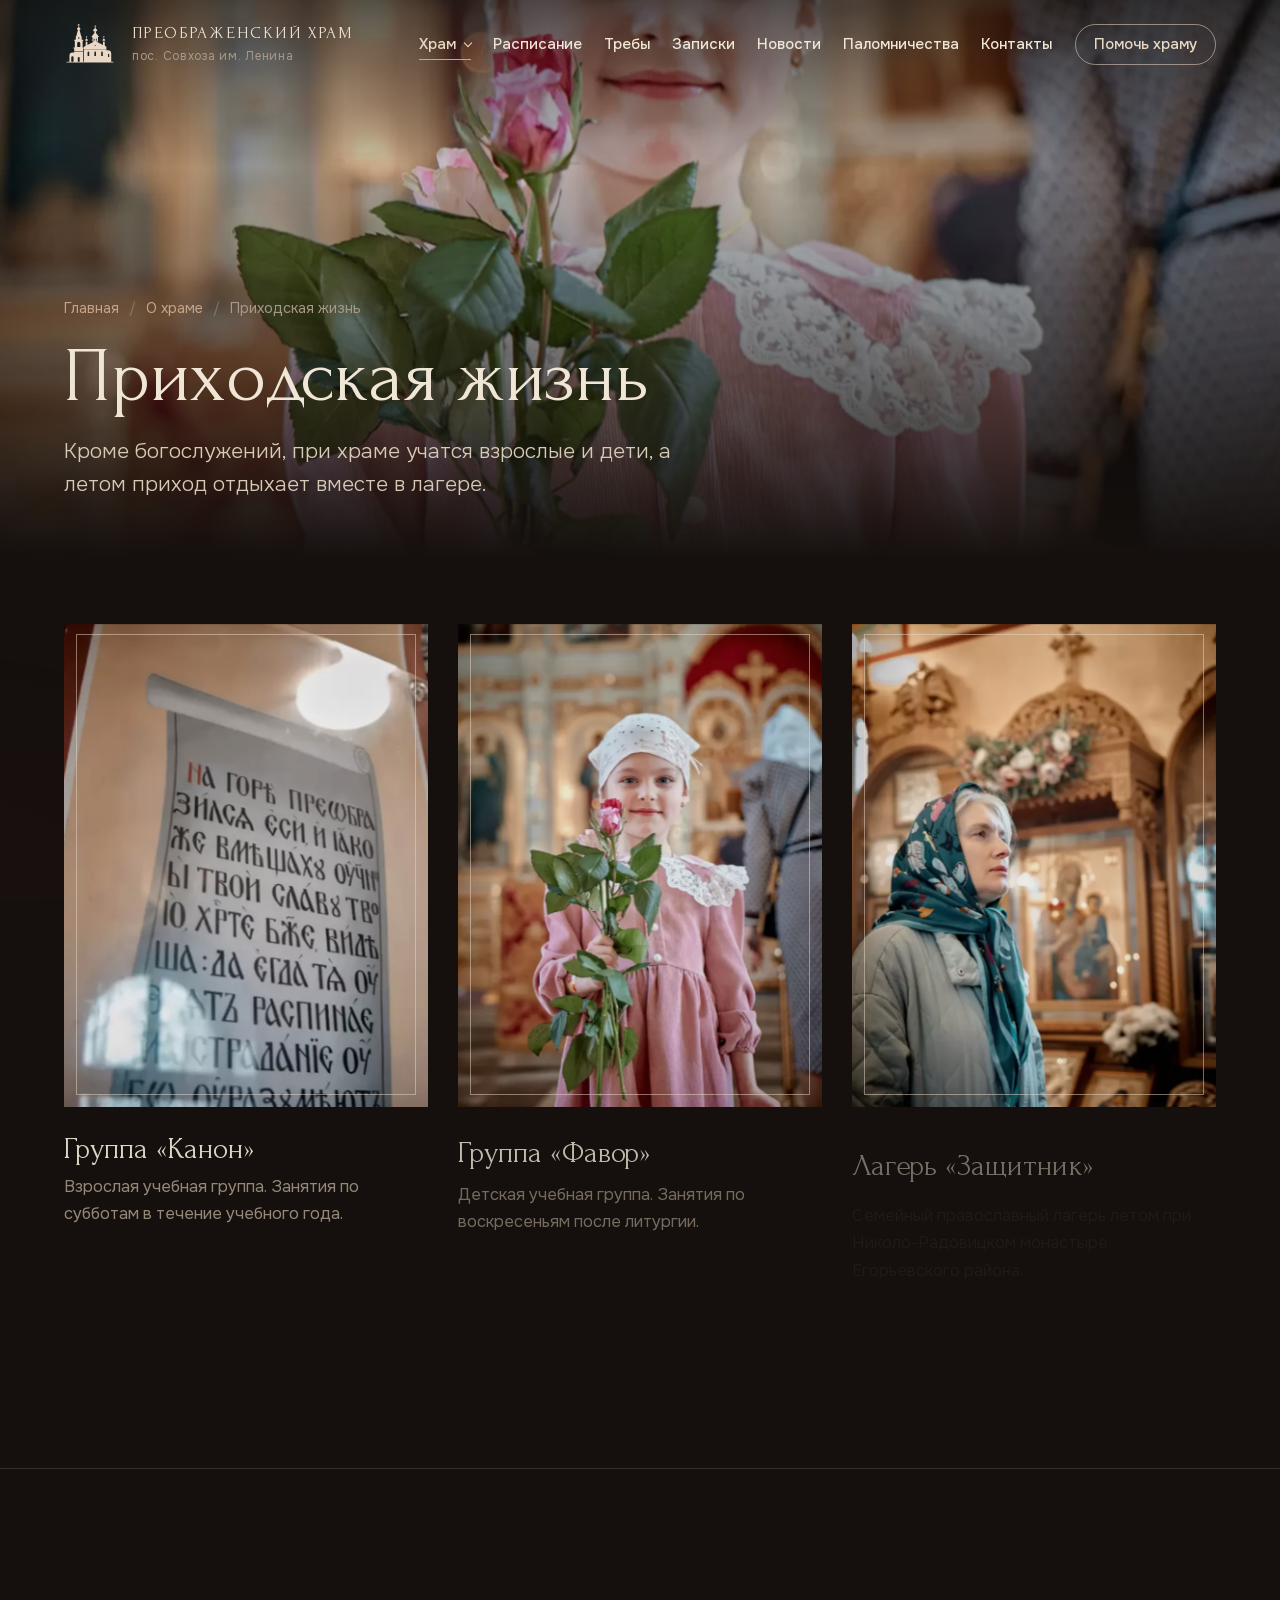
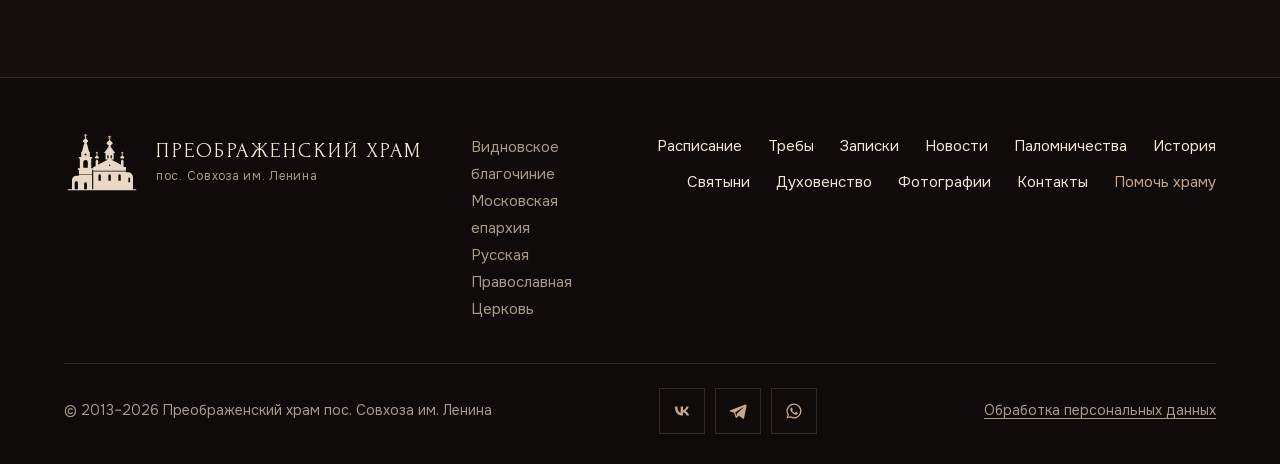
<file: prihod.html>
<!doctype html>
<html lang="ru" data-palette="garnet" data-btn="pill">
<head>
<meta charset="utf-8">

<meta name="viewport" content="width=device-width, initial-scale=1">
<title>Приходская жизнь — Преображенский храм пос. Совхоза им. Ленина</title>
<meta name="description" content="Взрослая группа «Канон», детская группа «Фавор», семейный лагерь «Защитник» и паломничества Преображенского храма.">
<meta name="theme-color" content="#15100e">
<link rel="icon" href="img/favicon.svg" type="image/svg+xml">
<link rel="canonical" href="https://xn-----6kcjbsn9avbor9bj.xn--p1ai/prihod.html">
<meta property="og:type" content="website">
<meta property="og:title" content="Приходская жизнь — Преображенский храм пос. Совхоза им. Ленина">
<meta property="og:description" content="Взрослая группа «Канон», детская группа «Фавор», семейный лагерь «Защитник» и паломничества Преображенского храма.">
<meta property="og:image" content="https://xn-----6kcjbsn9avbor9bj.xn--p1ai/img/foto/f23.webp">
<meta property="og:locale" content="ru_RU">
<link rel="preload" href="fonts/forum-400-cyr.woff2" as="font" type="font/woff2" crossorigin>
<link rel="preload" href="fonts/onest-cyr.woff2" as="font" type="font/woff2" crossorigin>
<link rel="stylesheet" href="css/style.css?v=202610221031">
<script>(function(d){try{if(matchMedia("(prefers-reduced-motion: reduce)").matches)return;d.classList.add("motion-pending");setTimeout(function(){d.classList.remove("intro","motion-pending")},7000)}catch(e){}})(document.documentElement)</script>
</head>
<body>
<a class="skip" href="#main">Перейти к содержимому</a>
<header class="site-header"><div class="wrap hdr">
  <a class="logo" href="index.html" aria-label="Преображенский храм — на главную"><svg viewBox="0 0 120 90" aria-hidden="true"><defs><mask id="hrm" maskUnits="userSpaceOnUse" x="0" y="0" width="120" height="90"><rect width="120" height="90" fill="#fff"/><path d="M30.4 53.2V44.6a3.6 3.6 0 0 1 7.2 0v8.6z M34 30.6a1.7 1.7 0 1 1 0 3.4 1.7 1.7 0 0 1 0-3.4z M31.8 87.4v-9a2.2 2.2 0 0 1 4.4 0v9z M16.8 87.4V77a2.6 2.6 0 0 1 5.2 0v10.4z M54.4 74V65.6a1.9 1.9 0 0 1 3.8 0V74z M70.1 74V65.6a1.9 1.9 0 0 1 3.8 0V74z M85.8 74V65.6a1.9 1.9 0 0 1 3.8 0V74z M68.4 38.4v-4.2a1 1 0 0 1 2 0v4.2z M73.6 38.4v-4.2a1 1 0 0 1 2 0v4.2z M70.8 49.4a1.2 1.2 0 1 1 2.4 0 1.2 1.2 0 0 1-2.4 0z M101.6 76v-6a1.4 1.4 0 0 1 2.8 0v6z M46.2 58.2h51.6v.9H46.2z M23.6 63h20.8v.8H23.6z" fill="#000"/></mask></defs><path mask="url(#hrm)" fill="currentColor" d="M33.44 0h1.12v6.2h-1.12zM32.39 0.87h3.22v0.81h-3.22zM31.27 1.98h5.46v0.81h-5.46zM32.02 3.84l3.97 1.24v0.81l-3.97 -1.24z M34 5.6C34.588 7.84 38.2 9.6 38.2 11.2C38.2 13.12 36.52 13.6 34 13.6S29.8 13.12 29.8 11.2C29.8 9.6 33.412 7.84 34 5.6z M32 13.4h4v2.6h-4z M28.4 28 31.6 15.8h4.8L39.6 28z M27.2 28h13.6v8.4H27.2z M23.4 36.2h21.2v2.4H23.4z M25 38.6h18v15.6H25z M21.8 54h24.4v2.6H21.8z M23.6 56.6h20.8V88H23.6z M12.6 88V73a7 7 0 0 1 7-7h4V88z M71.46 2.6h1.08v6h-1.08zM70.44 3.44h3.12v0.78h-3.12zM69.36 4.52h5.28v0.78h-5.28zM70.08 6.32l3.84 1.20v0.78l-3.84 -1.20z M72 8.2C72.672 10.719999999999999 76.8 12.7 76.8 14.5C76.8 16.66 74.88 17.2 72 17.2S67.2 16.66 67.2 14.5C67.2 12.7 71.328 10.719999999999999 72 8.2z M70.2 17h3.6v4.4h-3.6z M63.2 30 69.6 21.4h4.8L80.8 30z M65.6 30h12.8v10.4H65.6z M46.2 52.6 72 39.2l25.8 13.4z M46.2 52.2h51.6V88H46.2z M97.8 88V60.4h3.2a8 8 0 0 1 8 8V88z M51.59 28.2h0.83v4.6h-0.83zM50.80 28.84h2.39v0.60h-2.39zM49.98 29.67h4.05v0.60h-4.05zM50.53 31.05l2.94 0.92v0.60l-2.94 -0.92z M52 32.6C52.448 34.336 55.2 35.7 55.2 36.94C55.2 38.428000000000004 53.92 38.800000000000004 52 38.800000000000004S48.8 38.428000000000004 48.8 36.94C48.8 35.7 51.552 34.336 52 32.6z M49.6 43.4 51 40.6h2l1.4 2.8z M50 43.4h4v8.8h-4z M91.59 28.2h0.83v4.6h-0.83zM90.80 28.84h2.39v0.60h-2.39zM89.98 29.67h4.05v0.60h-4.05zM90.53 31.05l2.94 0.92v0.60l-2.94 -0.92z M92 32.6C92.448 34.336 95.2 35.7 95.2 36.94C95.2 38.428000000000004 93.92 38.800000000000004 92 38.800000000000004S88.8 38.428000000000004 88.8 36.94C88.8 35.7 91.552 34.336 92 32.6z M89.6 43.4 91 40.6h2l1.4 2.8z M90 43.4h4v8.8h-4z M6 87.4h108v1.6H6z"/></svg><span class="logo-t">Преображенский храм<small>пос. Совхоза им. Ленина</small></span></a>
  <a class="hdr-phone" href="tel:+79164505390" data-site-href="phoneLink" data-site="phone">+7 (916) 450-53-90</a>
  <button class="burger" type="button" aria-label="Меню" aria-controls="menu" aria-expanded="false"><span></span></button>
  <nav class="nav" id="menu" aria-label="Основное меню" data-lenis-prevent>
<div class="nav-drop cur"><button type="button" aria-expanded="false">Храм</button><ul><li><a href="istoriya.html">История храма</a></li><li><a href="svyatyni.html">Святыни</a></li><li><a href="duhovenstvo.html">Духовенство</a></li><li><a href="prihod.html" aria-current="page">Приходская жизнь</a></li><li><a href="foto.html">Фотографии</a></li></ul></div>
<a href="raspisanie.html">Расписание</a>
<a href="treby.html">Требы</a>
<a href="zapiski.html">Записки</a>
<a href="novosti.html">Новости</a>
<a href="palomnichestva.html">Паломничества</a>
<a href="kontakty.html">Контакты</a>
<a class="help" href="pomoch.html">Помочь храму</a>
  </nav>
</div></header>
<main id="main">

<section class="page-hero"><img src="img/foto/f07.webp" srcset="img/foto/f07-m.webp 800w, img/foto/f07.webp 1800w" sizes="100vw" alt="" fetchpriority="high"><div class="wrap"><nav class="crumbs" aria-label="Навигация"><a href="index.html">Главная</a><span>/</span><a href="istoriya.html">О храме</a><span>/</span>Приходская жизнь</nav><header class="page-head"><h1>Приходская жизнь</h1>
    <p class="lead">Кроме богослужений, при храме учатся взрослые и дети, а летом приход отдыхает вместе в лагере.</p></header></div></section>
<div class="page-body"><div class="wrap">
  <div class="cards c3">
    <div class="card"><div class="card-img"><img loading="lazy" src="img/foto/f02-m.webp" alt="Тропарь Преображения на стене храма"></div><span class="card-t">Группа «Канон»</span><p>Взрослая учебная группа. Занятия по субботам в течение учебного года.</p></div>
    <div class="card"><div class="card-img"><img loading="lazy" src="img/foto/f07-m.webp" alt="Дети в храме"></div><span class="card-t">Группа «Фавор»</span><p>Детская учебная группа. Занятия по воскресеньям после литургии.</p></div>
    <div class="card"><div class="card-img"><img loading="lazy" src="img/foto/f05-m.webp" alt="Прихожанка в храме"></div><span class="card-t">Лагерь «Защитник»</span><p>Семейный православный лагерь летом при Николо-Радовицком монастыре Егорьевского района.</p></div>
  </div>
  <div class="note" style="margin:40px 0 clamp(40px,6vw,80px)"><p>Узнать время занятий и записаться можно в церковной лавке или по телефону <a href="tel:+79164505390" data-site-href="phoneLink" data-site="phone">+7 (916) 450-53-90</a>. Перед Крещением и Венчанием в храме проходят огласительные беседы, а в многодневные посты совершается Соборование.</p></div>
</div>
</div>
</main>
<section class="contact-strip" aria-label="Адрес и контакты"><div class="wrap cs-in">
  <div class="cs-item"><div><p class="muted" style="margin:0">Адрес</p><p class="cs-big" data-site="addressShort">пос. Совхоза им. Ленина</p><a class="link" data-site-href="mapLink" href="kontakty.html#karta">Построить маршрут<span class="arr">↗</span></a></div></div>
  <div class="cs-item"><div><p class="muted" style="margin:0">Храм открыт ежедневно</p><p class="cs-big" data-site="openHours">8:00–20:00</p><a class="link" href="raspisanie.html">Расписание служб<span class="arr">→</span></a></div></div>
  <div class="cs-item"><div><p class="muted" style="margin:0">Телефон храма</p><p class="cs-big"><a href="tel:+79164505390" data-site-href="phoneLink" data-site="phone" style="text-decoration:none">+7 (916) 450-53-90</a></p><a class="link" href="tel:+79164505390" data-site-href="phoneLink">Позвонить<span class="arr">→</span></a></div></div>
</div></section>
<footer class="site-footer"><div class="wrap">
  <div class="ft">
    <a class="logo" href="index.html" aria-label="На главную"><svg viewBox="0 0 120 90" aria-hidden="true"><defs><mask id="hrm" maskUnits="userSpaceOnUse" x="0" y="0" width="120" height="90"><rect width="120" height="90" fill="#fff"/><path d="M30.4 53.2V44.6a3.6 3.6 0 0 1 7.2 0v8.6z M34 30.6a1.7 1.7 0 1 1 0 3.4 1.7 1.7 0 0 1 0-3.4z M31.8 87.4v-9a2.2 2.2 0 0 1 4.4 0v9z M16.8 87.4V77a2.6 2.6 0 0 1 5.2 0v10.4z M54.4 74V65.6a1.9 1.9 0 0 1 3.8 0V74z M70.1 74V65.6a1.9 1.9 0 0 1 3.8 0V74z M85.8 74V65.6a1.9 1.9 0 0 1 3.8 0V74z M68.4 38.4v-4.2a1 1 0 0 1 2 0v4.2z M73.6 38.4v-4.2a1 1 0 0 1 2 0v4.2z M70.8 49.4a1.2 1.2 0 1 1 2.4 0 1.2 1.2 0 0 1-2.4 0z M101.6 76v-6a1.4 1.4 0 0 1 2.8 0v6z M46.2 58.2h51.6v.9H46.2z M23.6 63h20.8v.8H23.6z" fill="#000"/></mask></defs><path mask="url(#hrm)" fill="currentColor" d="M33.44 0h1.12v6.2h-1.12zM32.39 0.87h3.22v0.81h-3.22zM31.27 1.98h5.46v0.81h-5.46zM32.02 3.84l3.97 1.24v0.81l-3.97 -1.24z M34 5.6C34.588 7.84 38.2 9.6 38.2 11.2C38.2 13.12 36.52 13.6 34 13.6S29.8 13.12 29.8 11.2C29.8 9.6 33.412 7.84 34 5.6z M32 13.4h4v2.6h-4z M28.4 28 31.6 15.8h4.8L39.6 28z M27.2 28h13.6v8.4H27.2z M23.4 36.2h21.2v2.4H23.4z M25 38.6h18v15.6H25z M21.8 54h24.4v2.6H21.8z M23.6 56.6h20.8V88H23.6z M12.6 88V73a7 7 0 0 1 7-7h4V88z M71.46 2.6h1.08v6h-1.08zM70.44 3.44h3.12v0.78h-3.12zM69.36 4.52h5.28v0.78h-5.28zM70.08 6.32l3.84 1.20v0.78l-3.84 -1.20z M72 8.2C72.672 10.719999999999999 76.8 12.7 76.8 14.5C76.8 16.66 74.88 17.2 72 17.2S67.2 16.66 67.2 14.5C67.2 12.7 71.328 10.719999999999999 72 8.2z M70.2 17h3.6v4.4h-3.6z M63.2 30 69.6 21.4h4.8L80.8 30z M65.6 30h12.8v10.4H65.6z M46.2 52.6 72 39.2l25.8 13.4z M46.2 52.2h51.6V88H46.2z M97.8 88V60.4h3.2a8 8 0 0 1 8 8V88z M51.59 28.2h0.83v4.6h-0.83zM50.80 28.84h2.39v0.60h-2.39zM49.98 29.67h4.05v0.60h-4.05zM50.53 31.05l2.94 0.92v0.60l-2.94 -0.92z M52 32.6C52.448 34.336 55.2 35.7 55.2 36.94C55.2 38.428000000000004 53.92 38.800000000000004 52 38.800000000000004S48.8 38.428000000000004 48.8 36.94C48.8 35.7 51.552 34.336 52 32.6z M49.6 43.4 51 40.6h2l1.4 2.8z M50 43.4h4v8.8h-4z M91.59 28.2h0.83v4.6h-0.83zM90.80 28.84h2.39v0.60h-2.39zM89.98 29.67h4.05v0.60h-4.05zM90.53 31.05l2.94 0.92v0.60l-2.94 -0.92z M92 32.6C92.448 34.336 95.2 35.7 95.2 36.94C95.2 38.428000000000004 93.92 38.800000000000004 92 38.800000000000004S88.8 38.428000000000004 88.8 36.94C88.8 35.7 91.552 34.336 92 32.6z M89.6 43.4 91 40.6h2l1.4 2.8z M90 43.4h4v8.8h-4z M6 87.4h108v1.6H6z"/></svg><span class="logo-t">Преображенский храм<small>пос. Совхоза им. Ленина</small></span></a>
    <div class="ft-meta">Видновское благочиние<br>Московская епархия<br>Русская Православная Церковь</div>
    <nav class="ft-nav" aria-label="Меню в подвале">
      <a href="raspisanie.html">Расписание</a><a href="treby.html">Требы</a><a href="zapiski.html">Записки</a><a href="novosti.html">Новости</a><a href="palomnichestva.html">Паломничества</a><a href="istoriya.html">История</a><a href="svyatyni.html">Святыни</a><a href="duhovenstvo.html">Духовенство</a><a href="foto.html">Фотографии</a><a href="kontakty.html">Контакты</a><a class="help" href="pomoch.html">Помочь храму</a>
    </nav>
  </div>
  <div class="ft-bottom">
    <span>© 2013–<span data-year>2026</span> Преображенский храм пос. Совхоза им. Ленина</span>
    <div class="ft-soc"><a href="https://vk.com/hramvsovhoze" data-site-href="vk" target="_blank" rel="noopener" aria-label="ВКонтакте"><svg viewBox="0 0 24 24" fill="currentColor" aria-hidden="true"><path d="M12.8 17.5C6.9 17.5 3.5 13.4 3.4 6.6h3c.1 5 2.3 7.1 4 7.5V6.6h2.8v4.3c1.7-.2 3.5-2.1 4.1-4.3h2.8a8.3 8.3 0 0 1-3.8 5.4 8.6 8.6 0 0 1 4.4 5.5h-3.1a5.4 5.4 0 0 0-4.4-3.9v3.9h-.4z"/></svg></a><a href="https://t.me/+NVFGvZDvnl00ZGNi" data-site-href="telegram" target="_blank" rel="noopener" aria-label="Телеграм"><svg viewBox="0 0 24 24" fill="currentColor" aria-hidden="true"><path d="M20.7 4.3 2.9 11.2c-1.2.5-1.2 1.2-.2 1.5l4.6 1.4 1.8 5.4c.2.6.4.8.9.8.4 0 .6-.2.9-.4l2.2-2.2 4.6 3.4c.8.5 1.4.2 1.6-.8l3-14.2c.3-1.2-.5-1.8-1.6-1.3zM8.6 13.7l9.3-5.9c.5-.3.9-.1.5.2l-7.7 7-.3 3.2z"/></svg></a><a href="https://chat.whatsapp.com/G2kNUDF2cB5JFcOz3MVybv" data-site-href="whatsapp" target="_blank" rel="noopener" aria-label="Ватсап"><svg viewBox="0 0 24 24" fill="currentColor" aria-hidden="true"><path d="M12 3a9 9 0 0 0-7.7 13.6L3 21l4.5-1.2A9 9 0 1 0 12 3zm0 16.4a7.4 7.4 0 0 1-3.8-1l-.3-.2-2.7.7.7-2.6-.2-.3A7.4 7.4 0 1 1 12 19.4zm4.1-5.5c-.2-.1-1.3-.7-1.5-.7-.2-.1-.4-.1-.5.1l-.7.9c-.1.2-.3.2-.5.1a6 6 0 0 1-3-2.6c-.2-.4.2-.4.6-1.2.1-.1 0-.3 0-.4l-.7-1.6c-.2-.4-.4-.4-.5-.4h-.4a.8.8 0 0 0-.6.3 2.5 2.5 0 0 0-.8 1.9 4.4 4.4 0 0 0 .9 2.3 10 10 0 0 0 3.8 3.4c1.4.6 2 .7 2.7.6.4-.1 1.3-.5 1.5-1.1.2-.5.2-1 .1-1.1l-.4-.2z"/></svg></a></div>
    <a href="politika.html">Обработка персональных данных</a>
  </div>
</div></footer>
<script src="js/glyphs.js?v=202610221031"></script>
<script src="js/config.js?v=202610221031"></script>
<script src="js/main.js?v=202610221031"></script>
<script src="js/gsap.min.js"></script>
<script src="js/ScrollTrigger.min.js"></script>
<script src="js/lenis.min.js"></script>
<script src="js/motion.js?v=202610221031"></script>
</body>
</html>
</file>
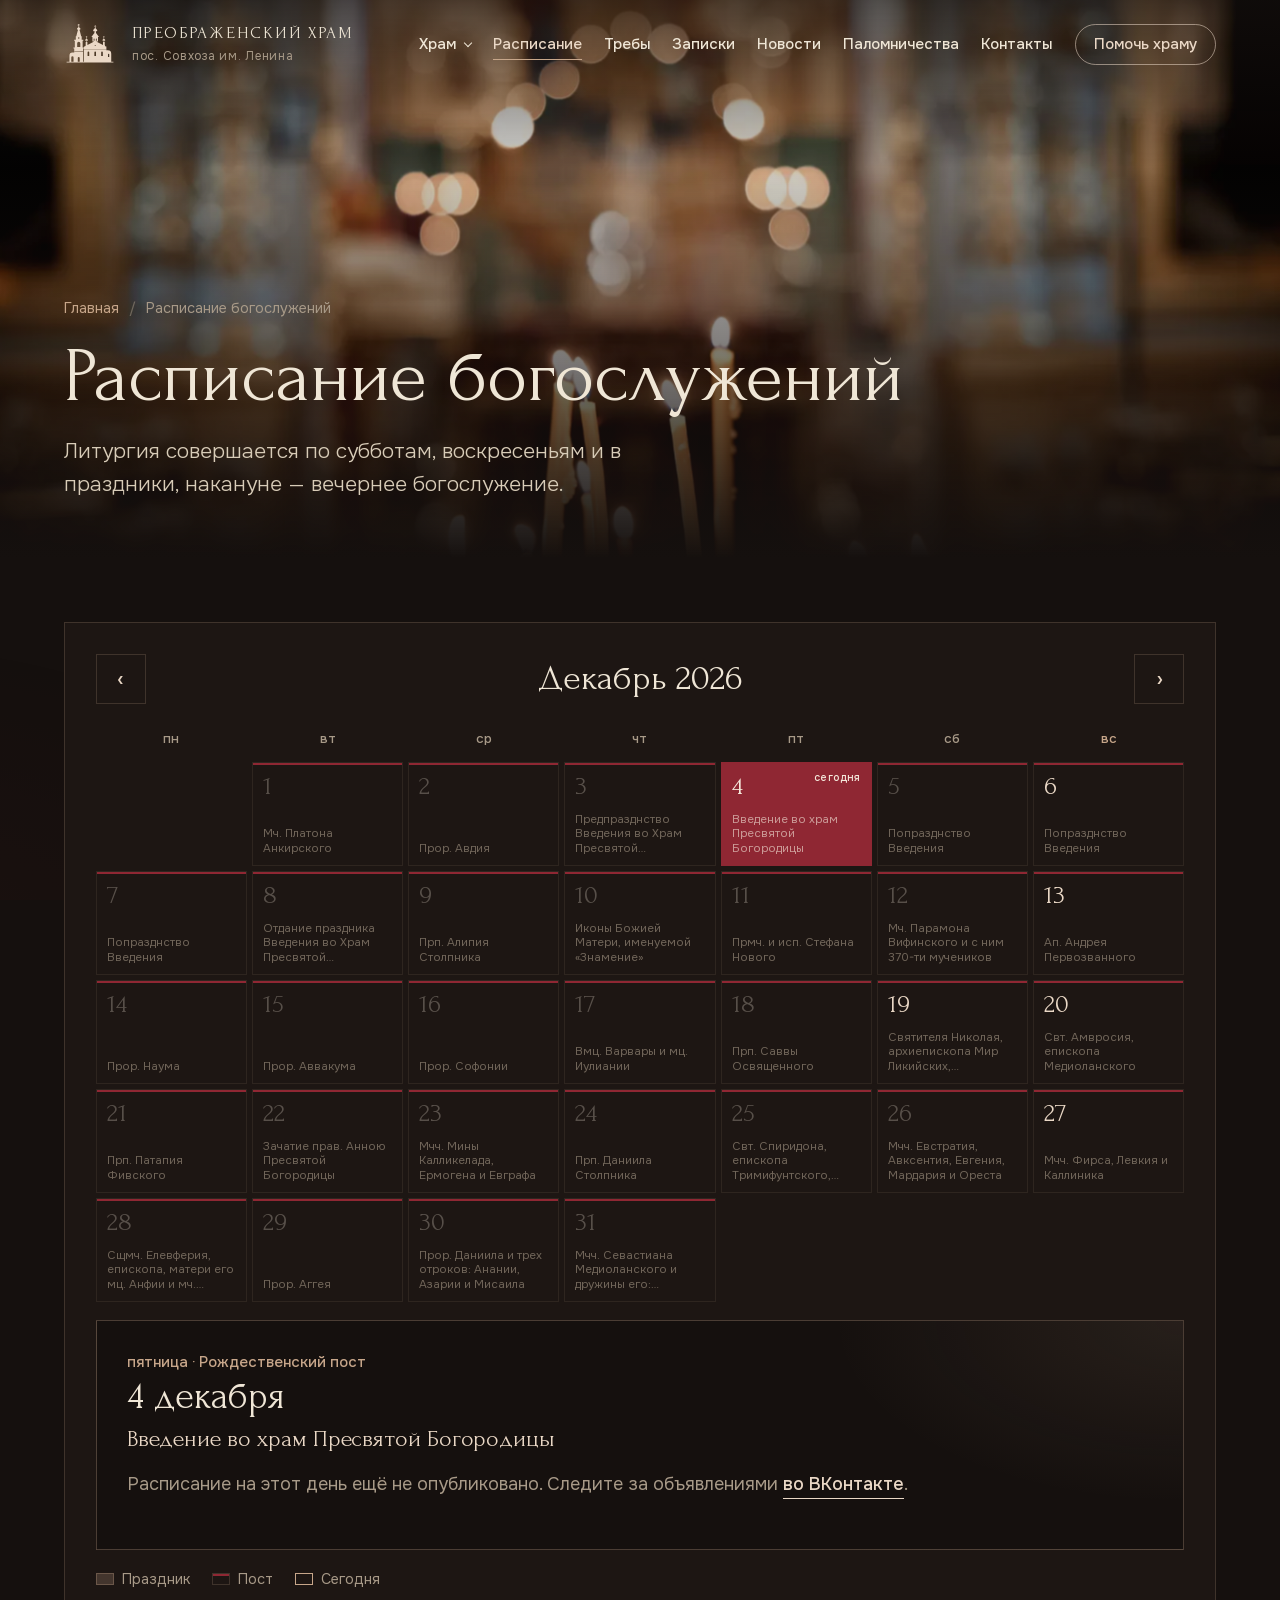
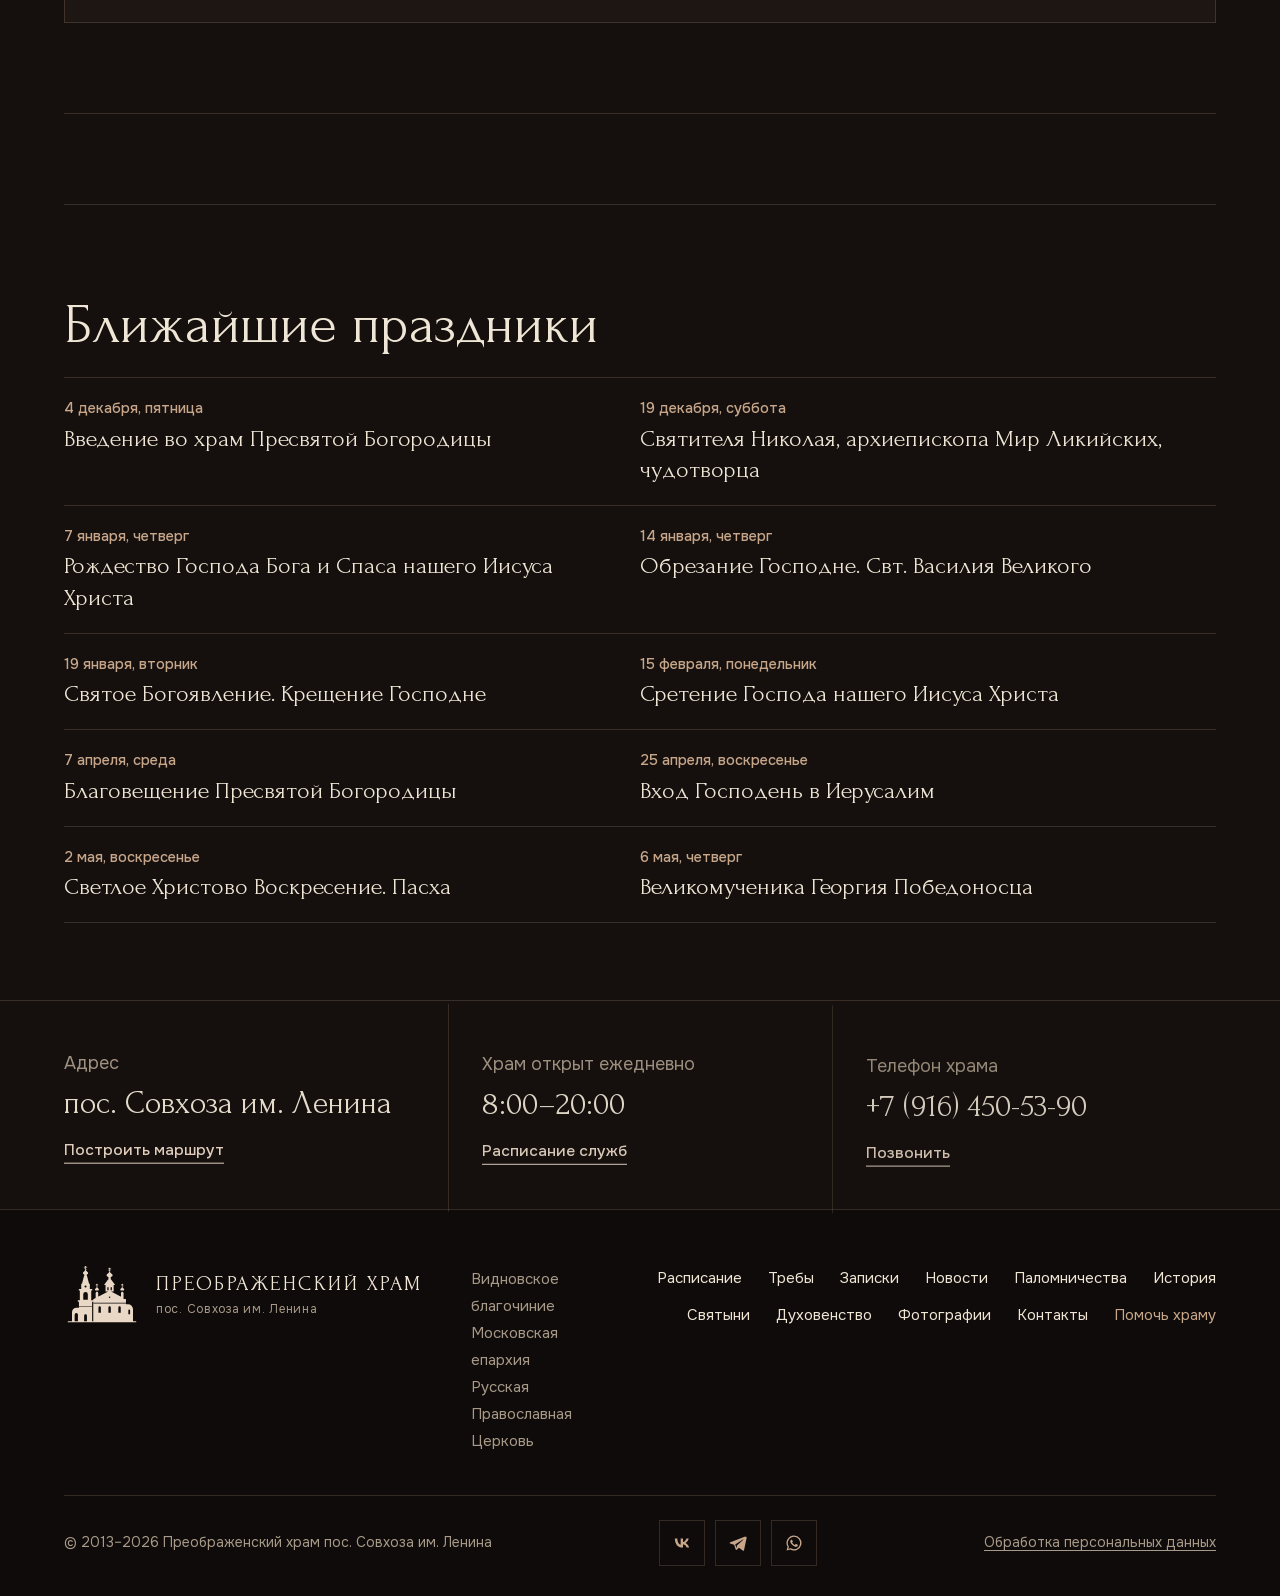
<file: raspisanie.html>
<!doctype html>
<html lang="ru" data-palette="garnet" data-btn="pill">
<head>
<meta charset="utf-8">

<meta name="viewport" content="width=device-width, initial-scale=1">
<title>Расписание богослужений — Преображенский храм пос. Совхоза им. Ленина</title>
<meta name="description" content="Расписание богослужений Преображенского храма пос. Совхоза им. Ленина: всенощное бдение в субботу в 17:00, литургия в воскресенье и праздники в 9:00.">
<meta name="theme-color" content="#15100e">
<link rel="icon" href="img/favicon.svg" type="image/svg+xml">
<link rel="canonical" href="https://xn-----6kcjbsn9avbor9bj.xn--p1ai/raspisanie.html">
<meta property="og:type" content="website">
<meta property="og:title" content="Расписание богослужений — Преображенский храм пос. Совхоза им. Ленина">
<meta property="og:description" content="Расписание богослужений Преображенского храма пос. Совхоза им. Ленина: всенощное бдение в субботу в 17:00, литургия в воскресенье и праздники в 9:00.">
<meta property="og:image" content="https://xn-----6kcjbsn9avbor9bj.xn--p1ai/img/foto/f23.webp">
<meta property="og:locale" content="ru_RU">
<link rel="preload" href="fonts/forum-400-cyr.woff2" as="font" type="font/woff2" crossorigin>
<link rel="preload" href="fonts/onest-cyr.woff2" as="font" type="font/woff2" crossorigin>
<link rel="stylesheet" href="css/style.css?v=202610221031">
<script>(function(d){try{if(matchMedia("(prefers-reduced-motion: reduce)").matches)return;d.classList.add("motion-pending");setTimeout(function(){d.classList.remove("intro","motion-pending")},7000)}catch(e){}})(document.documentElement)</script>
</head>
<body>
<a class="skip" href="#main">Перейти к содержимому</a>
<header class="site-header"><div class="wrap hdr">
  <a class="logo" href="index.html" aria-label="Преображенский храм — на главную"><svg viewBox="0 0 120 90" aria-hidden="true"><defs><mask id="hrm" maskUnits="userSpaceOnUse" x="0" y="0" width="120" height="90"><rect width="120" height="90" fill="#fff"/><path d="M30.4 53.2V44.6a3.6 3.6 0 0 1 7.2 0v8.6z M34 30.6a1.7 1.7 0 1 1 0 3.4 1.7 1.7 0 0 1 0-3.4z M31.8 87.4v-9a2.2 2.2 0 0 1 4.4 0v9z M16.8 87.4V77a2.6 2.6 0 0 1 5.2 0v10.4z M54.4 74V65.6a1.9 1.9 0 0 1 3.8 0V74z M70.1 74V65.6a1.9 1.9 0 0 1 3.8 0V74z M85.8 74V65.6a1.9 1.9 0 0 1 3.8 0V74z M68.4 38.4v-4.2a1 1 0 0 1 2 0v4.2z M73.6 38.4v-4.2a1 1 0 0 1 2 0v4.2z M70.8 49.4a1.2 1.2 0 1 1 2.4 0 1.2 1.2 0 0 1-2.4 0z M101.6 76v-6a1.4 1.4 0 0 1 2.8 0v6z M46.2 58.2h51.6v.9H46.2z M23.6 63h20.8v.8H23.6z" fill="#000"/></mask></defs><path mask="url(#hrm)" fill="currentColor" d="M33.44 0h1.12v6.2h-1.12zM32.39 0.87h3.22v0.81h-3.22zM31.27 1.98h5.46v0.81h-5.46zM32.02 3.84l3.97 1.24v0.81l-3.97 -1.24z M34 5.6C34.588 7.84 38.2 9.6 38.2 11.2C38.2 13.12 36.52 13.6 34 13.6S29.8 13.12 29.8 11.2C29.8 9.6 33.412 7.84 34 5.6z M32 13.4h4v2.6h-4z M28.4 28 31.6 15.8h4.8L39.6 28z M27.2 28h13.6v8.4H27.2z M23.4 36.2h21.2v2.4H23.4z M25 38.6h18v15.6H25z M21.8 54h24.4v2.6H21.8z M23.6 56.6h20.8V88H23.6z M12.6 88V73a7 7 0 0 1 7-7h4V88z M71.46 2.6h1.08v6h-1.08zM70.44 3.44h3.12v0.78h-3.12zM69.36 4.52h5.28v0.78h-5.28zM70.08 6.32l3.84 1.20v0.78l-3.84 -1.20z M72 8.2C72.672 10.719999999999999 76.8 12.7 76.8 14.5C76.8 16.66 74.88 17.2 72 17.2S67.2 16.66 67.2 14.5C67.2 12.7 71.328 10.719999999999999 72 8.2z M70.2 17h3.6v4.4h-3.6z M63.2 30 69.6 21.4h4.8L80.8 30z M65.6 30h12.8v10.4H65.6z M46.2 52.6 72 39.2l25.8 13.4z M46.2 52.2h51.6V88H46.2z M97.8 88V60.4h3.2a8 8 0 0 1 8 8V88z M51.59 28.2h0.83v4.6h-0.83zM50.80 28.84h2.39v0.60h-2.39zM49.98 29.67h4.05v0.60h-4.05zM50.53 31.05l2.94 0.92v0.60l-2.94 -0.92z M52 32.6C52.448 34.336 55.2 35.7 55.2 36.94C55.2 38.428000000000004 53.92 38.800000000000004 52 38.800000000000004S48.8 38.428000000000004 48.8 36.94C48.8 35.7 51.552 34.336 52 32.6z M49.6 43.4 51 40.6h2l1.4 2.8z M50 43.4h4v8.8h-4z M91.59 28.2h0.83v4.6h-0.83zM90.80 28.84h2.39v0.60h-2.39zM89.98 29.67h4.05v0.60h-4.05zM90.53 31.05l2.94 0.92v0.60l-2.94 -0.92z M92 32.6C92.448 34.336 95.2 35.7 95.2 36.94C95.2 38.428000000000004 93.92 38.800000000000004 92 38.800000000000004S88.8 38.428000000000004 88.8 36.94C88.8 35.7 91.552 34.336 92 32.6z M89.6 43.4 91 40.6h2l1.4 2.8z M90 43.4h4v8.8h-4z M6 87.4h108v1.6H6z"/></svg><span class="logo-t">Преображенский храм<small>пос. Совхоза им. Ленина</small></span></a>
  <a class="hdr-phone" href="tel:+79164505390" data-site-href="phoneLink" data-site="phone">+7 (916) 450-53-90</a>
  <button class="burger" type="button" aria-label="Меню" aria-controls="menu" aria-expanded="false"><span></span></button>
  <nav class="nav" id="menu" aria-label="Основное меню" data-lenis-prevent>
<div class="nav-drop"><button type="button" aria-expanded="false">Храм</button><ul><li><a href="istoriya.html">История храма</a></li><li><a href="svyatyni.html">Святыни</a></li><li><a href="duhovenstvo.html">Духовенство</a></li><li><a href="prihod.html">Приходская жизнь</a></li><li><a href="foto.html">Фотографии</a></li></ul></div>
<a href="raspisanie.html" aria-current="page">Расписание</a>
<a href="treby.html">Требы</a>
<a href="zapiski.html">Записки</a>
<a href="novosti.html">Новости</a>
<a href="palomnichestva.html">Паломничества</a>
<a href="kontakty.html">Контакты</a>
<a class="help" href="pomoch.html">Помочь храму</a>
  </nav>
</div></header>
<main id="main">

<section class="page-hero"><img src="img/foto/f03.webp" srcset="img/foto/f03-m.webp 800w, img/foto/f03.webp 1800w" sizes="100vw" alt="" fetchpriority="high"><div class="wrap"><nav class="crumbs" aria-label="Навигация"><a href="index.html">Главная</a><span>/</span>Расписание богослужений</nav><header class="page-head"><h1>Расписание богослужений</h1>
    <p class="lead">Литургия совершается по субботам, воскресеньям и в праздники, накануне — вечернее богослужение.</p></header></div></section>
<div class="page-body"><div class="wrap">

  <section class="sched" id="calendar" aria-label="Календарь богослужений">
    <div class="cal">
      <div class="cal-top"><button class="cal-arr" id="cal-prev" type="button" aria-label="Предыдущий месяц">‹</button><h2 id="cal-title">Месяц</h2><button class="cal-arr" id="cal-next" type="button" aria-label="Следующий месяц">›</button></div>
      <div id="cal-grid"></div>
      <div id="day-info" aria-live="polite"></div>
      <p class="cal-legend"><span><i class="lg-great"></i>Праздник</span><span><i class="lg-fast"></i>Пост</span><span><i style="border-color:var(--gold)"></i>Сегодня</span></p>
    </div>
  </section>


  <hr class="sep">
  <section id="vk-schedule" aria-live="polite"><p class="loading">Проверяем свежее расписание во ВКонтакте…</p></section>

  <hr class="sep">
  <section aria-label="Ближайшие праздники">
    <h2 class="h2" style="margin-bottom:24px">Ближайшие праздники</h2>
    <ul class="feast-list" id="feast-list"></ul>
  </section>
  <div style="height:clamp(40px,6vw,80px)"></div>
</div>
</div>
</main>
<section class="contact-strip" aria-label="Адрес и контакты"><div class="wrap cs-in">
  <div class="cs-item"><div><p class="muted" style="margin:0">Адрес</p><p class="cs-big" data-site="addressShort">пос. Совхоза им. Ленина</p><a class="link" data-site-href="mapLink" href="kontakty.html#karta">Построить маршрут<span class="arr">↗</span></a></div></div>
  <div class="cs-item"><div><p class="muted" style="margin:0">Храм открыт ежедневно</p><p class="cs-big" data-site="openHours">8:00–20:00</p><a class="link" href="raspisanie.html">Расписание служб<span class="arr">→</span></a></div></div>
  <div class="cs-item"><div><p class="muted" style="margin:0">Телефон храма</p><p class="cs-big"><a href="tel:+79164505390" data-site-href="phoneLink" data-site="phone" style="text-decoration:none">+7 (916) 450-53-90</a></p><a class="link" href="tel:+79164505390" data-site-href="phoneLink">Позвонить<span class="arr">→</span></a></div></div>
</div></section>
<footer class="site-footer"><div class="wrap">
  <div class="ft">
    <a class="logo" href="index.html" aria-label="На главную"><svg viewBox="0 0 120 90" aria-hidden="true"><defs><mask id="hrm" maskUnits="userSpaceOnUse" x="0" y="0" width="120" height="90"><rect width="120" height="90" fill="#fff"/><path d="M30.4 53.2V44.6a3.6 3.6 0 0 1 7.2 0v8.6z M34 30.6a1.7 1.7 0 1 1 0 3.4 1.7 1.7 0 0 1 0-3.4z M31.8 87.4v-9a2.2 2.2 0 0 1 4.4 0v9z M16.8 87.4V77a2.6 2.6 0 0 1 5.2 0v10.4z M54.4 74V65.6a1.9 1.9 0 0 1 3.8 0V74z M70.1 74V65.6a1.9 1.9 0 0 1 3.8 0V74z M85.8 74V65.6a1.9 1.9 0 0 1 3.8 0V74z M68.4 38.4v-4.2a1 1 0 0 1 2 0v4.2z M73.6 38.4v-4.2a1 1 0 0 1 2 0v4.2z M70.8 49.4a1.2 1.2 0 1 1 2.4 0 1.2 1.2 0 0 1-2.4 0z M101.6 76v-6a1.4 1.4 0 0 1 2.8 0v6z M46.2 58.2h51.6v.9H46.2z M23.6 63h20.8v.8H23.6z" fill="#000"/></mask></defs><path mask="url(#hrm)" fill="currentColor" d="M33.44 0h1.12v6.2h-1.12zM32.39 0.87h3.22v0.81h-3.22zM31.27 1.98h5.46v0.81h-5.46zM32.02 3.84l3.97 1.24v0.81l-3.97 -1.24z M34 5.6C34.588 7.84 38.2 9.6 38.2 11.2C38.2 13.12 36.52 13.6 34 13.6S29.8 13.12 29.8 11.2C29.8 9.6 33.412 7.84 34 5.6z M32 13.4h4v2.6h-4z M28.4 28 31.6 15.8h4.8L39.6 28z M27.2 28h13.6v8.4H27.2z M23.4 36.2h21.2v2.4H23.4z M25 38.6h18v15.6H25z M21.8 54h24.4v2.6H21.8z M23.6 56.6h20.8V88H23.6z M12.6 88V73a7 7 0 0 1 7-7h4V88z M71.46 2.6h1.08v6h-1.08zM70.44 3.44h3.12v0.78h-3.12zM69.36 4.52h5.28v0.78h-5.28zM70.08 6.32l3.84 1.20v0.78l-3.84 -1.20z M72 8.2C72.672 10.719999999999999 76.8 12.7 76.8 14.5C76.8 16.66 74.88 17.2 72 17.2S67.2 16.66 67.2 14.5C67.2 12.7 71.328 10.719999999999999 72 8.2z M70.2 17h3.6v4.4h-3.6z M63.2 30 69.6 21.4h4.8L80.8 30z M65.6 30h12.8v10.4H65.6z M46.2 52.6 72 39.2l25.8 13.4z M46.2 52.2h51.6V88H46.2z M97.8 88V60.4h3.2a8 8 0 0 1 8 8V88z M51.59 28.2h0.83v4.6h-0.83zM50.80 28.84h2.39v0.60h-2.39zM49.98 29.67h4.05v0.60h-4.05zM50.53 31.05l2.94 0.92v0.60l-2.94 -0.92z M52 32.6C52.448 34.336 55.2 35.7 55.2 36.94C55.2 38.428000000000004 53.92 38.800000000000004 52 38.800000000000004S48.8 38.428000000000004 48.8 36.94C48.8 35.7 51.552 34.336 52 32.6z M49.6 43.4 51 40.6h2l1.4 2.8z M50 43.4h4v8.8h-4z M91.59 28.2h0.83v4.6h-0.83zM90.80 28.84h2.39v0.60h-2.39zM89.98 29.67h4.05v0.60h-4.05zM90.53 31.05l2.94 0.92v0.60l-2.94 -0.92z M92 32.6C92.448 34.336 95.2 35.7 95.2 36.94C95.2 38.428000000000004 93.92 38.800000000000004 92 38.800000000000004S88.8 38.428000000000004 88.8 36.94C88.8 35.7 91.552 34.336 92 32.6z M89.6 43.4 91 40.6h2l1.4 2.8z M90 43.4h4v8.8h-4z M6 87.4h108v1.6H6z"/></svg><span class="logo-t">Преображенский храм<small>пос. Совхоза им. Ленина</small></span></a>
    <div class="ft-meta">Видновское благочиние<br>Московская епархия<br>Русская Православная Церковь</div>
    <nav class="ft-nav" aria-label="Меню в подвале">
      <a href="raspisanie.html">Расписание</a><a href="treby.html">Требы</a><a href="zapiski.html">Записки</a><a href="novosti.html">Новости</a><a href="palomnichestva.html">Паломничества</a><a href="istoriya.html">История</a><a href="svyatyni.html">Святыни</a><a href="duhovenstvo.html">Духовенство</a><a href="foto.html">Фотографии</a><a href="kontakty.html">Контакты</a><a class="help" href="pomoch.html">Помочь храму</a>
    </nav>
  </div>
  <div class="ft-bottom">
    <span>© 2013–<span data-year>2026</span> Преображенский храм пос. Совхоза им. Ленина</span>
    <div class="ft-soc"><a href="https://vk.com/hramvsovhoze" data-site-href="vk" target="_blank" rel="noopener" aria-label="ВКонтакте"><svg viewBox="0 0 24 24" fill="currentColor" aria-hidden="true"><path d="M12.8 17.5C6.9 17.5 3.5 13.4 3.4 6.6h3c.1 5 2.3 7.1 4 7.5V6.6h2.8v4.3c1.7-.2 3.5-2.1 4.1-4.3h2.8a8.3 8.3 0 0 1-3.8 5.4 8.6 8.6 0 0 1 4.4 5.5h-3.1a5.4 5.4 0 0 0-4.4-3.9v3.9h-.4z"/></svg></a><a href="https://t.me/+NVFGvZDvnl00ZGNi" data-site-href="telegram" target="_blank" rel="noopener" aria-label="Телеграм"><svg viewBox="0 0 24 24" fill="currentColor" aria-hidden="true"><path d="M20.7 4.3 2.9 11.2c-1.2.5-1.2 1.2-.2 1.5l4.6 1.4 1.8 5.4c.2.6.4.8.9.8.4 0 .6-.2.9-.4l2.2-2.2 4.6 3.4c.8.5 1.4.2 1.6-.8l3-14.2c.3-1.2-.5-1.8-1.6-1.3zM8.6 13.7l9.3-5.9c.5-.3.9-.1.5.2l-7.7 7-.3 3.2z"/></svg></a><a href="https://chat.whatsapp.com/G2kNUDF2cB5JFcOz3MVybv" data-site-href="whatsapp" target="_blank" rel="noopener" aria-label="Ватсап"><svg viewBox="0 0 24 24" fill="currentColor" aria-hidden="true"><path d="M12 3a9 9 0 0 0-7.7 13.6L3 21l4.5-1.2A9 9 0 1 0 12 3zm0 16.4a7.4 7.4 0 0 1-3.8-1l-.3-.2-2.7.7.7-2.6-.2-.3A7.4 7.4 0 1 1 12 19.4zm4.1-5.5c-.2-.1-1.3-.7-1.5-.7-.2-.1-.4-.1-.5.1l-.7.9c-.1.2-.3.2-.5.1a6 6 0 0 1-3-2.6c-.2-.4.2-.4.6-1.2.1-.1 0-.3 0-.4l-.7-1.6c-.2-.4-.4-.4-.5-.4h-.4a.8.8 0 0 0-.6.3 2.5 2.5 0 0 0-.8 1.9 4.4 4.4 0 0 0 .9 2.3 10 10 0 0 0 3.8 3.4c1.4.6 2 .7 2.7.6.4-.1 1.3-.5 1.5-1.1.2-.5.2-1 .1-1.1l-.4-.2z"/></svg></a></div>
    <a href="politika.html">Обработка персональных данных</a>
  </div>
</div></footer>
<script src="js/glyphs.js?v=202610221031"></script>
<script src="js/config.js?v=202610221031"></script>
<script src="js/svyatcy.js?v=202610221031"></script>
<script src="js/main.js?v=202610221031"></script>
<script src="js/gsap.min.js"></script>
<script src="js/ScrollTrigger.min.js"></script>
<script src="js/lenis.min.js"></script>
<script src="js/motion.js?v=202610221031"></script>
</body>
</html>
</file>
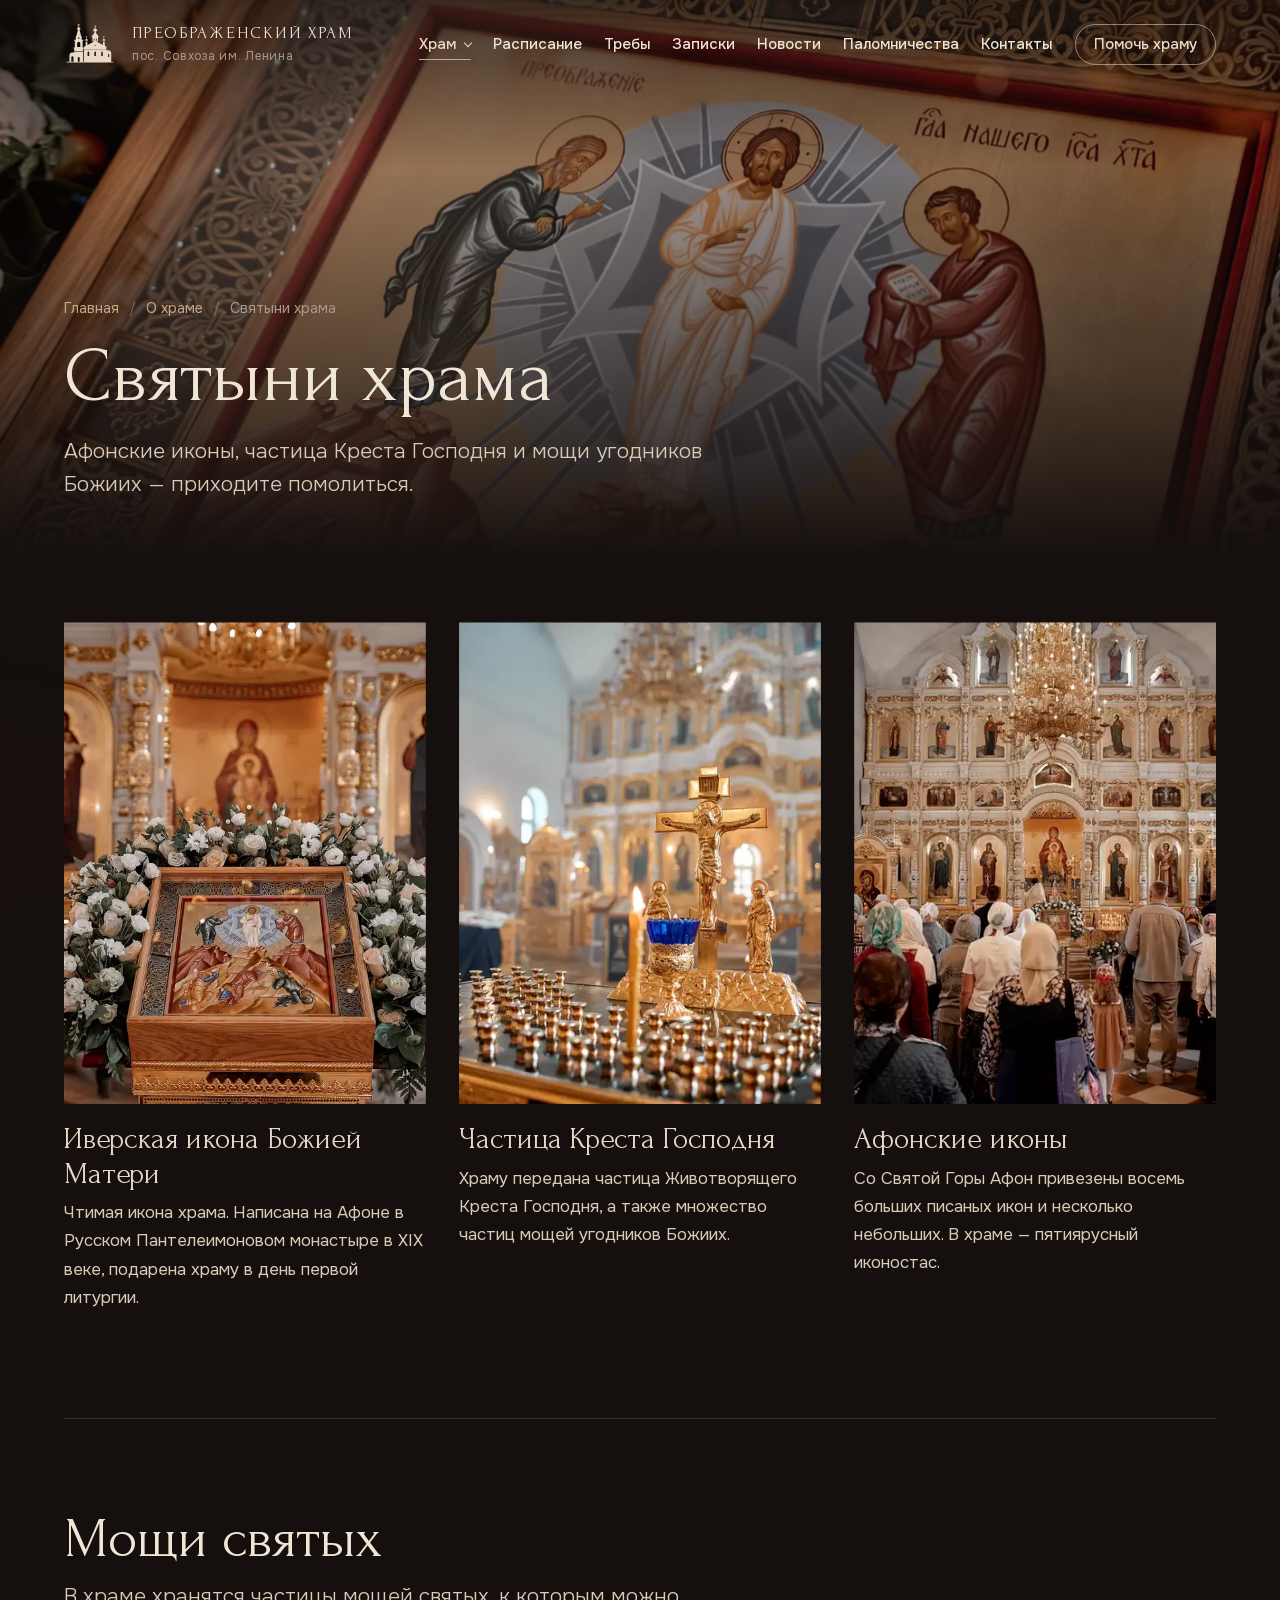
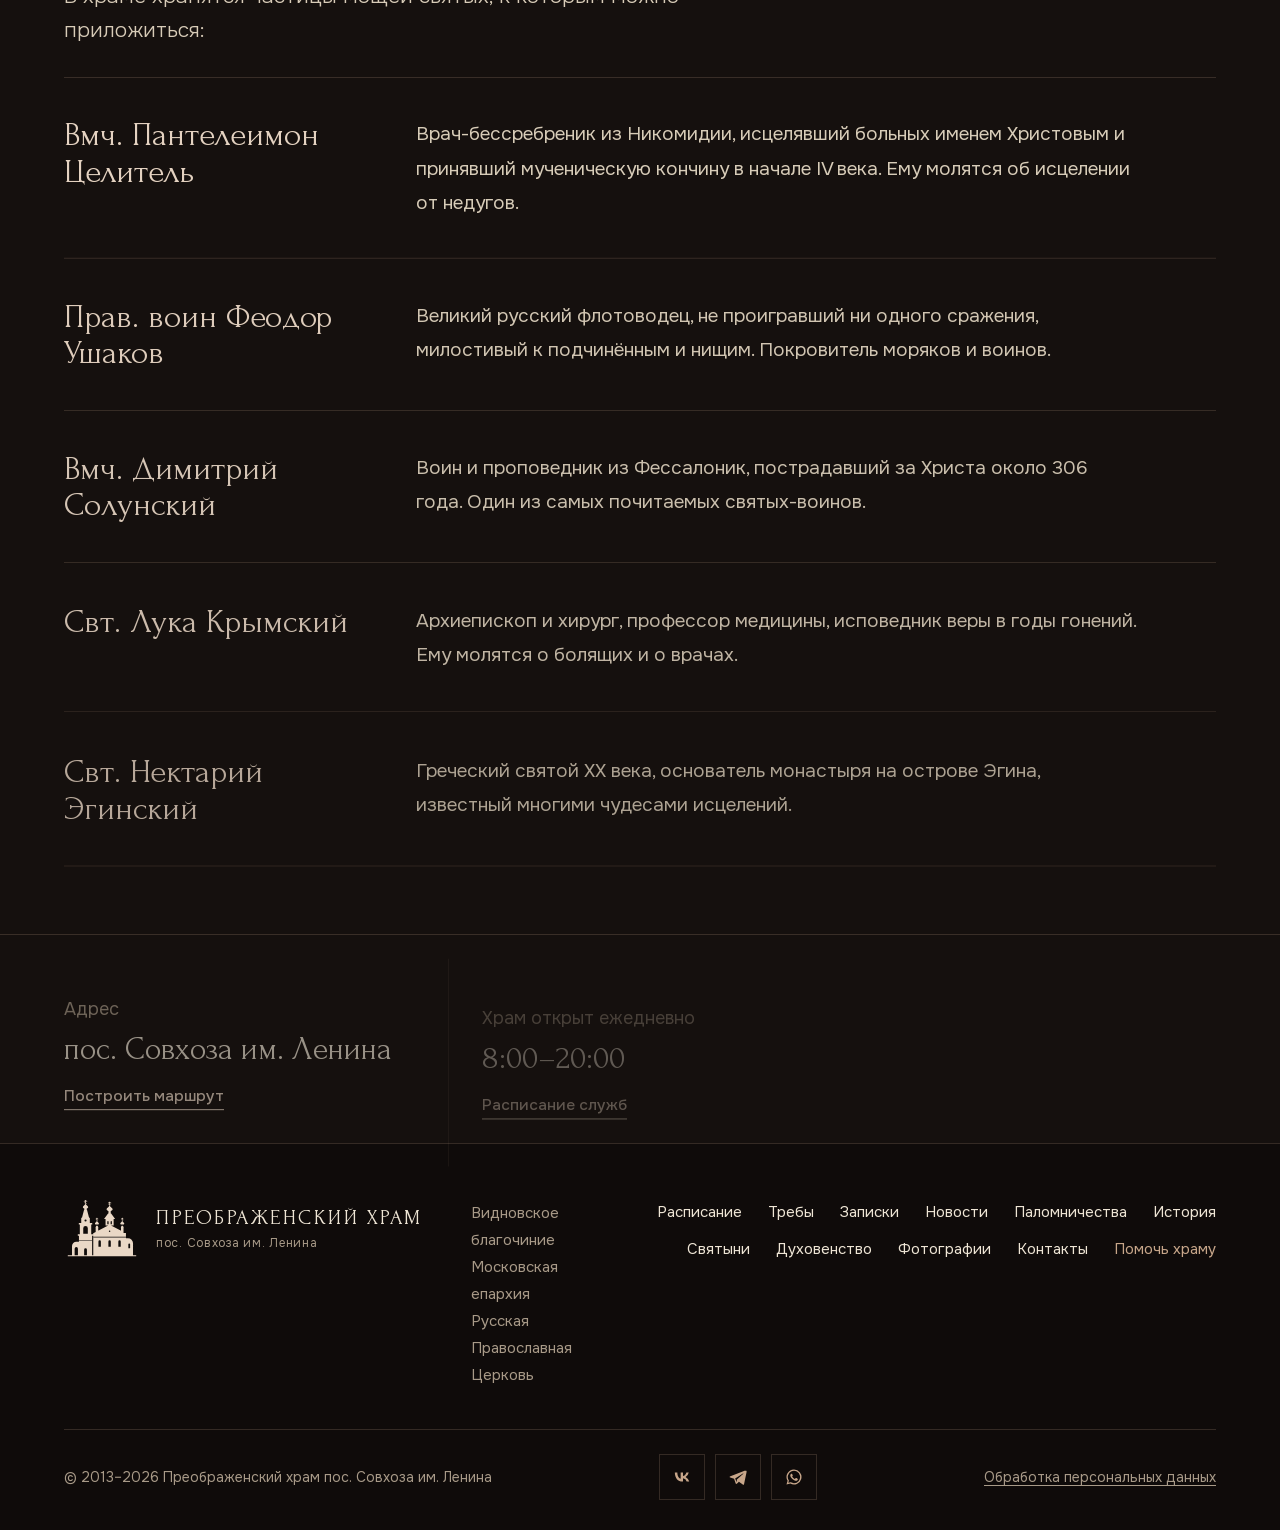
<file: svyatyni.html>
<!doctype html>
<html lang="ru" data-palette="garnet" data-btn="pill">
<head>
<meta charset="utf-8">

<meta name="viewport" content="width=device-width, initial-scale=1">
<title>Святыни храма — Преображенский храм пос. Совхоза им. Ленина</title>
<meta name="description" content="Святыни Преображенского храма пос. Совхоза им. Ленина: Иверская икона Божией Матери с Афона, частица Креста Господня, мощи святых.">
<meta name="theme-color" content="#15100e">
<link rel="icon" href="img/favicon.svg" type="image/svg+xml">
<link rel="canonical" href="https://xn-----6kcjbsn9avbor9bj.xn--p1ai/svyatyni.html">
<meta property="og:type" content="website">
<meta property="og:title" content="Святыни храма — Преображенский храм пос. Совхоза им. Ленина">
<meta property="og:description" content="Святыни Преображенского храма пос. Совхоза им. Ленина: Иверская икона Божией Матери с Афона, частица Креста Господня, мощи святых.">
<meta property="og:image" content="https://xn-----6kcjbsn9avbor9bj.xn--p1ai/img/foto/f22.webp">
<meta property="og:locale" content="ru_RU">
<link rel="preload" href="fonts/forum-400-cyr.woff2" as="font" type="font/woff2" crossorigin>
<link rel="preload" href="fonts/onest-cyr.woff2" as="font" type="font/woff2" crossorigin>
<link rel="stylesheet" href="css/style.css?v=202610221031">
<script>(function(d){try{if(matchMedia("(prefers-reduced-motion: reduce)").matches)return;d.classList.add("motion-pending");setTimeout(function(){d.classList.remove("intro","motion-pending")},7000)}catch(e){}})(document.documentElement)</script>
</head>
<body>
<a class="skip" href="#main">Перейти к содержимому</a>
<header class="site-header"><div class="wrap hdr">
  <a class="logo" href="index.html" aria-label="Преображенский храм — на главную"><svg viewBox="0 0 120 90" aria-hidden="true"><defs><mask id="hrm" maskUnits="userSpaceOnUse" x="0" y="0" width="120" height="90"><rect width="120" height="90" fill="#fff"/><path d="M30.4 53.2V44.6a3.6 3.6 0 0 1 7.2 0v8.6z M34 30.6a1.7 1.7 0 1 1 0 3.4 1.7 1.7 0 0 1 0-3.4z M31.8 87.4v-9a2.2 2.2 0 0 1 4.4 0v9z M16.8 87.4V77a2.6 2.6 0 0 1 5.2 0v10.4z M54.4 74V65.6a1.9 1.9 0 0 1 3.8 0V74z M70.1 74V65.6a1.9 1.9 0 0 1 3.8 0V74z M85.8 74V65.6a1.9 1.9 0 0 1 3.8 0V74z M68.4 38.4v-4.2a1 1 0 0 1 2 0v4.2z M73.6 38.4v-4.2a1 1 0 0 1 2 0v4.2z M70.8 49.4a1.2 1.2 0 1 1 2.4 0 1.2 1.2 0 0 1-2.4 0z M101.6 76v-6a1.4 1.4 0 0 1 2.8 0v6z M46.2 58.2h51.6v.9H46.2z M23.6 63h20.8v.8H23.6z" fill="#000"/></mask></defs><path mask="url(#hrm)" fill="currentColor" d="M33.44 0h1.12v6.2h-1.12zM32.39 0.87h3.22v0.81h-3.22zM31.27 1.98h5.46v0.81h-5.46zM32.02 3.84l3.97 1.24v0.81l-3.97 -1.24z M34 5.6C34.588 7.84 38.2 9.6 38.2 11.2C38.2 13.12 36.52 13.6 34 13.6S29.8 13.12 29.8 11.2C29.8 9.6 33.412 7.84 34 5.6z M32 13.4h4v2.6h-4z M28.4 28 31.6 15.8h4.8L39.6 28z M27.2 28h13.6v8.4H27.2z M23.4 36.2h21.2v2.4H23.4z M25 38.6h18v15.6H25z M21.8 54h24.4v2.6H21.8z M23.6 56.6h20.8V88H23.6z M12.6 88V73a7 7 0 0 1 7-7h4V88z M71.46 2.6h1.08v6h-1.08zM70.44 3.44h3.12v0.78h-3.12zM69.36 4.52h5.28v0.78h-5.28zM70.08 6.32l3.84 1.20v0.78l-3.84 -1.20z M72 8.2C72.672 10.719999999999999 76.8 12.7 76.8 14.5C76.8 16.66 74.88 17.2 72 17.2S67.2 16.66 67.2 14.5C67.2 12.7 71.328 10.719999999999999 72 8.2z M70.2 17h3.6v4.4h-3.6z M63.2 30 69.6 21.4h4.8L80.8 30z M65.6 30h12.8v10.4H65.6z M46.2 52.6 72 39.2l25.8 13.4z M46.2 52.2h51.6V88H46.2z M97.8 88V60.4h3.2a8 8 0 0 1 8 8V88z M51.59 28.2h0.83v4.6h-0.83zM50.80 28.84h2.39v0.60h-2.39zM49.98 29.67h4.05v0.60h-4.05zM50.53 31.05l2.94 0.92v0.60l-2.94 -0.92z M52 32.6C52.448 34.336 55.2 35.7 55.2 36.94C55.2 38.428000000000004 53.92 38.800000000000004 52 38.800000000000004S48.8 38.428000000000004 48.8 36.94C48.8 35.7 51.552 34.336 52 32.6z M49.6 43.4 51 40.6h2l1.4 2.8z M50 43.4h4v8.8h-4z M91.59 28.2h0.83v4.6h-0.83zM90.80 28.84h2.39v0.60h-2.39zM89.98 29.67h4.05v0.60h-4.05zM90.53 31.05l2.94 0.92v0.60l-2.94 -0.92z M92 32.6C92.448 34.336 95.2 35.7 95.2 36.94C95.2 38.428000000000004 93.92 38.800000000000004 92 38.800000000000004S88.8 38.428000000000004 88.8 36.94C88.8 35.7 91.552 34.336 92 32.6z M89.6 43.4 91 40.6h2l1.4 2.8z M90 43.4h4v8.8h-4z M6 87.4h108v1.6H6z"/></svg><span class="logo-t">Преображенский храм<small>пос. Совхоза им. Ленина</small></span></a>
  <a class="hdr-phone" href="tel:+79164505390" data-site-href="phoneLink" data-site="phone">+7 (916) 450-53-90</a>
  <button class="burger" type="button" aria-label="Меню" aria-controls="menu" aria-expanded="false"><span></span></button>
  <nav class="nav" id="menu" aria-label="Основное меню" data-lenis-prevent>
<div class="nav-drop cur"><button type="button" aria-expanded="false">Храм</button><ul><li><a href="istoriya.html">История храма</a></li><li><a href="svyatyni.html" aria-current="page">Святыни</a></li><li><a href="duhovenstvo.html">Духовенство</a></li><li><a href="prihod.html">Приходская жизнь</a></li><li><a href="foto.html">Фотографии</a></li></ul></div>
<a href="raspisanie.html">Расписание</a>
<a href="treby.html">Требы</a>
<a href="zapiski.html">Записки</a>
<a href="novosti.html">Новости</a>
<a href="palomnichestva.html">Паломничества</a>
<a href="kontakty.html">Контакты</a>
<a class="help" href="pomoch.html">Помочь храму</a>
  </nav>
</div></header>
<main id="main">

<section class="page-hero"><img src="img/foto/f22.webp" srcset="img/foto/f22-m.webp 800w, img/foto/f22.webp 1800w" sizes="100vw" alt="" fetchpriority="high"><div class="wrap"><nav class="crumbs" aria-label="Навигация"><a href="index.html">Главная</a><span>/</span><a href="istoriya.html">О храме</a><span>/</span>Святыни храма</nav><header class="page-head"><h1>Святыни храма</h1>
    <p class="lead">Афонские иконы, частица Креста Господня и мощи угодников Божиих — приходите помолиться.</p></header></div></section>
<div class="page-body"><div class="wrap">

  <div class="shrines">
    <article class="shrine"><img src="img/foto/f21-m.webp" alt="Праздничная икона на аналое в цветах" loading="lazy"><h3>Иверская икона Божией Матери</h3><p>Чтимая икона храма. Написана на Афоне в Русском Пантелеимоновом монастыре в XIX веке, подарена храму в день первой литургии.</p></article>
    <article class="shrine"><img src="img/foto/f11-m.webp" alt="Распятие и свечи" loading="lazy"><h3>Частица Креста Господня</h3><p>Храму передана частица Животворящего Креста Господня, а также множество частиц мощей угодников Божиих.</p></article>
    <article class="shrine"><img src="img/foto/f10-m.webp" alt="Иконостас храма" loading="lazy"><h3>Афонские иконы</h3><p>Со Святой Горы Афон привезены восемь больших писаных икон и несколько небольших. В храме — пятиярусный иконостас.</p></article>
  </div>

  <hr class="sep">
  <h2 class="h2" style="margin-bottom:12px">Мощи святых</h2>
  <p class="lead" style="margin-bottom:30px">В храме хранятся частицы мощей святых, к которым можно приложиться:</p>
  <div class="rows">
    <section class="row"><h3>Вмч. Пантелеимон Целитель</h3><div class="prose"><p>Врач-бессребреник из Никомидии, исцелявший больных именем Христовым и принявший мученическую кончину в начале IV века. Ему молятся об исцелении от недугов.</p></div></section>
    <section class="row"><h3>Прав. воин Феодор Ушаков</h3><div class="prose"><p>Великий русский флотоводец, не проигравший ни одного сражения, милостивый к подчинённым и нищим. Покровитель моряков и воинов.</p></div></section>
    <section class="row"><h3>Вмч. Димитрий Солунский</h3><div class="prose"><p>Воин и проповедник из Фессалоник, пострадавший за Христа около 306 года. Один из самых почитаемых святых-воинов.</p></div></section>
    <section class="row"><h3>Свт. Лука Крымский</h3><div class="prose"><p>Архиепископ и хирург, профессор медицины, исповедник веры в годы гонений. Ему молятся о болящих и о врачах.</p></div></section>
    <section class="row"><h3>Свт. Нектарий Эгинский</h3><div class="prose"><p>Греческий святой XX века, основатель монастыря на острове Эгина, известный многими чудесами исцелений.</p></div></section>
  </div>
  <div style="height:clamp(40px,6vw,80px)"></div>
</div>
</div>
</main>
<section class="contact-strip" aria-label="Адрес и контакты"><div class="wrap cs-in">
  <div class="cs-item"><div><p class="muted" style="margin:0">Адрес</p><p class="cs-big" data-site="addressShort">пос. Совхоза им. Ленина</p><a class="link" data-site-href="mapLink" href="kontakty.html#karta">Построить маршрут<span class="arr">↗</span></a></div></div>
  <div class="cs-item"><div><p class="muted" style="margin:0">Храм открыт ежедневно</p><p class="cs-big" data-site="openHours">8:00–20:00</p><a class="link" href="raspisanie.html">Расписание служб<span class="arr">→</span></a></div></div>
  <div class="cs-item"><div><p class="muted" style="margin:0">Телефон храма</p><p class="cs-big"><a href="tel:+79164505390" data-site-href="phoneLink" data-site="phone" style="text-decoration:none">+7 (916) 450-53-90</a></p><a class="link" href="tel:+79164505390" data-site-href="phoneLink">Позвонить<span class="arr">→</span></a></div></div>
</div></section>
<footer class="site-footer"><div class="wrap">
  <div class="ft">
    <a class="logo" href="index.html" aria-label="На главную"><svg viewBox="0 0 120 90" aria-hidden="true"><defs><mask id="hrm" maskUnits="userSpaceOnUse" x="0" y="0" width="120" height="90"><rect width="120" height="90" fill="#fff"/><path d="M30.4 53.2V44.6a3.6 3.6 0 0 1 7.2 0v8.6z M34 30.6a1.7 1.7 0 1 1 0 3.4 1.7 1.7 0 0 1 0-3.4z M31.8 87.4v-9a2.2 2.2 0 0 1 4.4 0v9z M16.8 87.4V77a2.6 2.6 0 0 1 5.2 0v10.4z M54.4 74V65.6a1.9 1.9 0 0 1 3.8 0V74z M70.1 74V65.6a1.9 1.9 0 0 1 3.8 0V74z M85.8 74V65.6a1.9 1.9 0 0 1 3.8 0V74z M68.4 38.4v-4.2a1 1 0 0 1 2 0v4.2z M73.6 38.4v-4.2a1 1 0 0 1 2 0v4.2z M70.8 49.4a1.2 1.2 0 1 1 2.4 0 1.2 1.2 0 0 1-2.4 0z M101.6 76v-6a1.4 1.4 0 0 1 2.8 0v6z M46.2 58.2h51.6v.9H46.2z M23.6 63h20.8v.8H23.6z" fill="#000"/></mask></defs><path mask="url(#hrm)" fill="currentColor" d="M33.44 0h1.12v6.2h-1.12zM32.39 0.87h3.22v0.81h-3.22zM31.27 1.98h5.46v0.81h-5.46zM32.02 3.84l3.97 1.24v0.81l-3.97 -1.24z M34 5.6C34.588 7.84 38.2 9.6 38.2 11.2C38.2 13.12 36.52 13.6 34 13.6S29.8 13.12 29.8 11.2C29.8 9.6 33.412 7.84 34 5.6z M32 13.4h4v2.6h-4z M28.4 28 31.6 15.8h4.8L39.6 28z M27.2 28h13.6v8.4H27.2z M23.4 36.2h21.2v2.4H23.4z M25 38.6h18v15.6H25z M21.8 54h24.4v2.6H21.8z M23.6 56.6h20.8V88H23.6z M12.6 88V73a7 7 0 0 1 7-7h4V88z M71.46 2.6h1.08v6h-1.08zM70.44 3.44h3.12v0.78h-3.12zM69.36 4.52h5.28v0.78h-5.28zM70.08 6.32l3.84 1.20v0.78l-3.84 -1.20z M72 8.2C72.672 10.719999999999999 76.8 12.7 76.8 14.5C76.8 16.66 74.88 17.2 72 17.2S67.2 16.66 67.2 14.5C67.2 12.7 71.328 10.719999999999999 72 8.2z M70.2 17h3.6v4.4h-3.6z M63.2 30 69.6 21.4h4.8L80.8 30z M65.6 30h12.8v10.4H65.6z M46.2 52.6 72 39.2l25.8 13.4z M46.2 52.2h51.6V88H46.2z M97.8 88V60.4h3.2a8 8 0 0 1 8 8V88z M51.59 28.2h0.83v4.6h-0.83zM50.80 28.84h2.39v0.60h-2.39zM49.98 29.67h4.05v0.60h-4.05zM50.53 31.05l2.94 0.92v0.60l-2.94 -0.92z M52 32.6C52.448 34.336 55.2 35.7 55.2 36.94C55.2 38.428000000000004 53.92 38.800000000000004 52 38.800000000000004S48.8 38.428000000000004 48.8 36.94C48.8 35.7 51.552 34.336 52 32.6z M49.6 43.4 51 40.6h2l1.4 2.8z M50 43.4h4v8.8h-4z M91.59 28.2h0.83v4.6h-0.83zM90.80 28.84h2.39v0.60h-2.39zM89.98 29.67h4.05v0.60h-4.05zM90.53 31.05l2.94 0.92v0.60l-2.94 -0.92z M92 32.6C92.448 34.336 95.2 35.7 95.2 36.94C95.2 38.428000000000004 93.92 38.800000000000004 92 38.800000000000004S88.8 38.428000000000004 88.8 36.94C88.8 35.7 91.552 34.336 92 32.6z M89.6 43.4 91 40.6h2l1.4 2.8z M90 43.4h4v8.8h-4z M6 87.4h108v1.6H6z"/></svg><span class="logo-t">Преображенский храм<small>пос. Совхоза им. Ленина</small></span></a>
    <div class="ft-meta">Видновское благочиние<br>Московская епархия<br>Русская Православная Церковь</div>
    <nav class="ft-nav" aria-label="Меню в подвале">
      <a href="raspisanie.html">Расписание</a><a href="treby.html">Требы</a><a href="zapiski.html">Записки</a><a href="novosti.html">Новости</a><a href="palomnichestva.html">Паломничества</a><a href="istoriya.html">История</a><a href="svyatyni.html">Святыни</a><a href="duhovenstvo.html">Духовенство</a><a href="foto.html">Фотографии</a><a href="kontakty.html">Контакты</a><a class="help" href="pomoch.html">Помочь храму</a>
    </nav>
  </div>
  <div class="ft-bottom">
    <span>© 2013–<span data-year>2026</span> Преображенский храм пос. Совхоза им. Ленина</span>
    <div class="ft-soc"><a href="https://vk.com/hramvsovhoze" data-site-href="vk" target="_blank" rel="noopener" aria-label="ВКонтакте"><svg viewBox="0 0 24 24" fill="currentColor" aria-hidden="true"><path d="M12.8 17.5C6.9 17.5 3.5 13.4 3.4 6.6h3c.1 5 2.3 7.1 4 7.5V6.6h2.8v4.3c1.7-.2 3.5-2.1 4.1-4.3h2.8a8.3 8.3 0 0 1-3.8 5.4 8.6 8.6 0 0 1 4.4 5.5h-3.1a5.4 5.4 0 0 0-4.4-3.9v3.9h-.4z"/></svg></a><a href="https://t.me/+NVFGvZDvnl00ZGNi" data-site-href="telegram" target="_blank" rel="noopener" aria-label="Телеграм"><svg viewBox="0 0 24 24" fill="currentColor" aria-hidden="true"><path d="M20.7 4.3 2.9 11.2c-1.2.5-1.2 1.2-.2 1.5l4.6 1.4 1.8 5.4c.2.6.4.8.9.8.4 0 .6-.2.9-.4l2.2-2.2 4.6 3.4c.8.5 1.4.2 1.6-.8l3-14.2c.3-1.2-.5-1.8-1.6-1.3zM8.6 13.7l9.3-5.9c.5-.3.9-.1.5.2l-7.7 7-.3 3.2z"/></svg></a><a href="https://chat.whatsapp.com/G2kNUDF2cB5JFcOz3MVybv" data-site-href="whatsapp" target="_blank" rel="noopener" aria-label="Ватсап"><svg viewBox="0 0 24 24" fill="currentColor" aria-hidden="true"><path d="M12 3a9 9 0 0 0-7.7 13.6L3 21l4.5-1.2A9 9 0 1 0 12 3zm0 16.4a7.4 7.4 0 0 1-3.8-1l-.3-.2-2.7.7.7-2.6-.2-.3A7.4 7.4 0 1 1 12 19.4zm4.1-5.5c-.2-.1-1.3-.7-1.5-.7-.2-.1-.4-.1-.5.1l-.7.9c-.1.2-.3.2-.5.1a6 6 0 0 1-3-2.6c-.2-.4.2-.4.6-1.2.1-.1 0-.3 0-.4l-.7-1.6c-.2-.4-.4-.4-.5-.4h-.4a.8.8 0 0 0-.6.3 2.5 2.5 0 0 0-.8 1.9 4.4 4.4 0 0 0 .9 2.3 10 10 0 0 0 3.8 3.4c1.4.6 2 .7 2.7.6.4-.1 1.3-.5 1.5-1.1.2-.5.2-1 .1-1.1l-.4-.2z"/></svg></a></div>
    <a href="politika.html">Обработка персональных данных</a>
  </div>
</div></footer>
<script src="js/glyphs.js?v=202610221031"></script>
<script src="js/config.js?v=202610221031"></script>
<script src="js/main.js?v=202610221031"></script>
<script src="js/gsap.min.js"></script>
<script src="js/ScrollTrigger.min.js"></script>
<script src="js/lenis.min.js"></script>
<script src="js/motion.js?v=202610221031"></script>
</body>
</html>
</file>
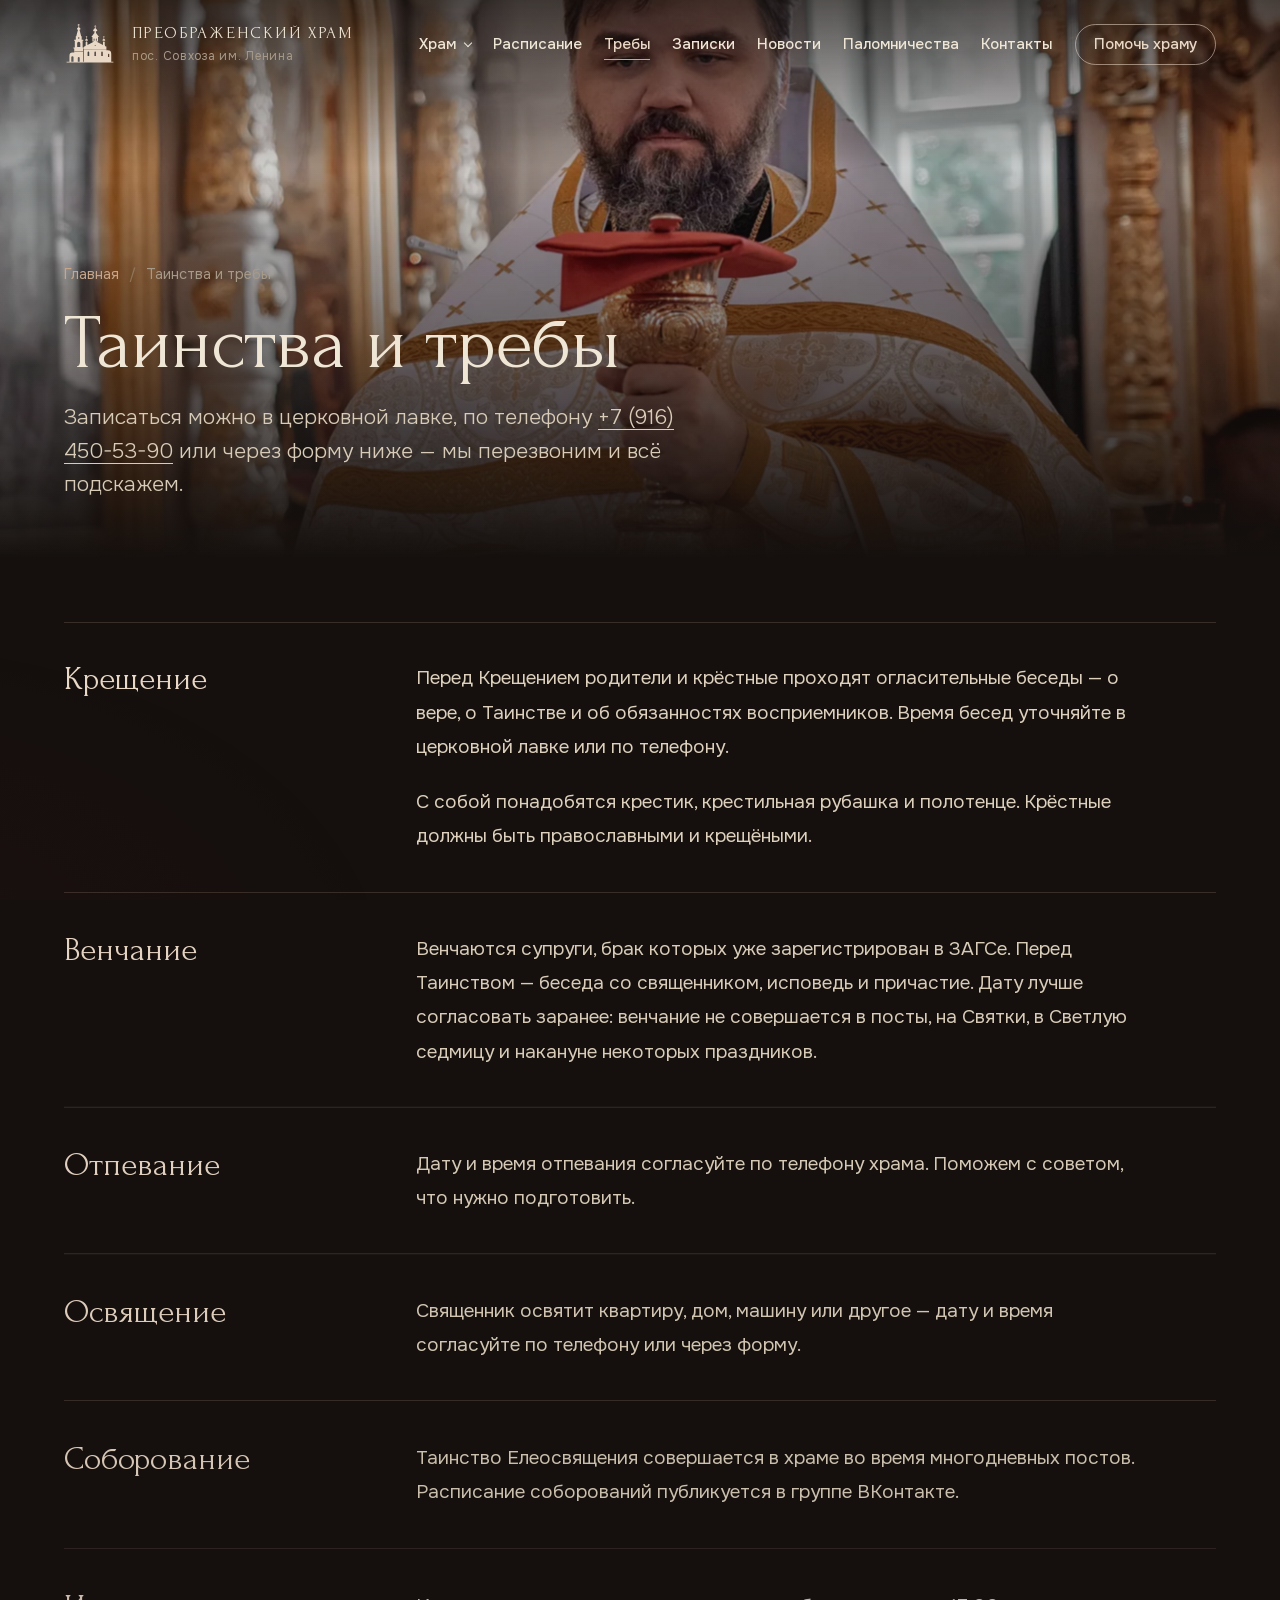
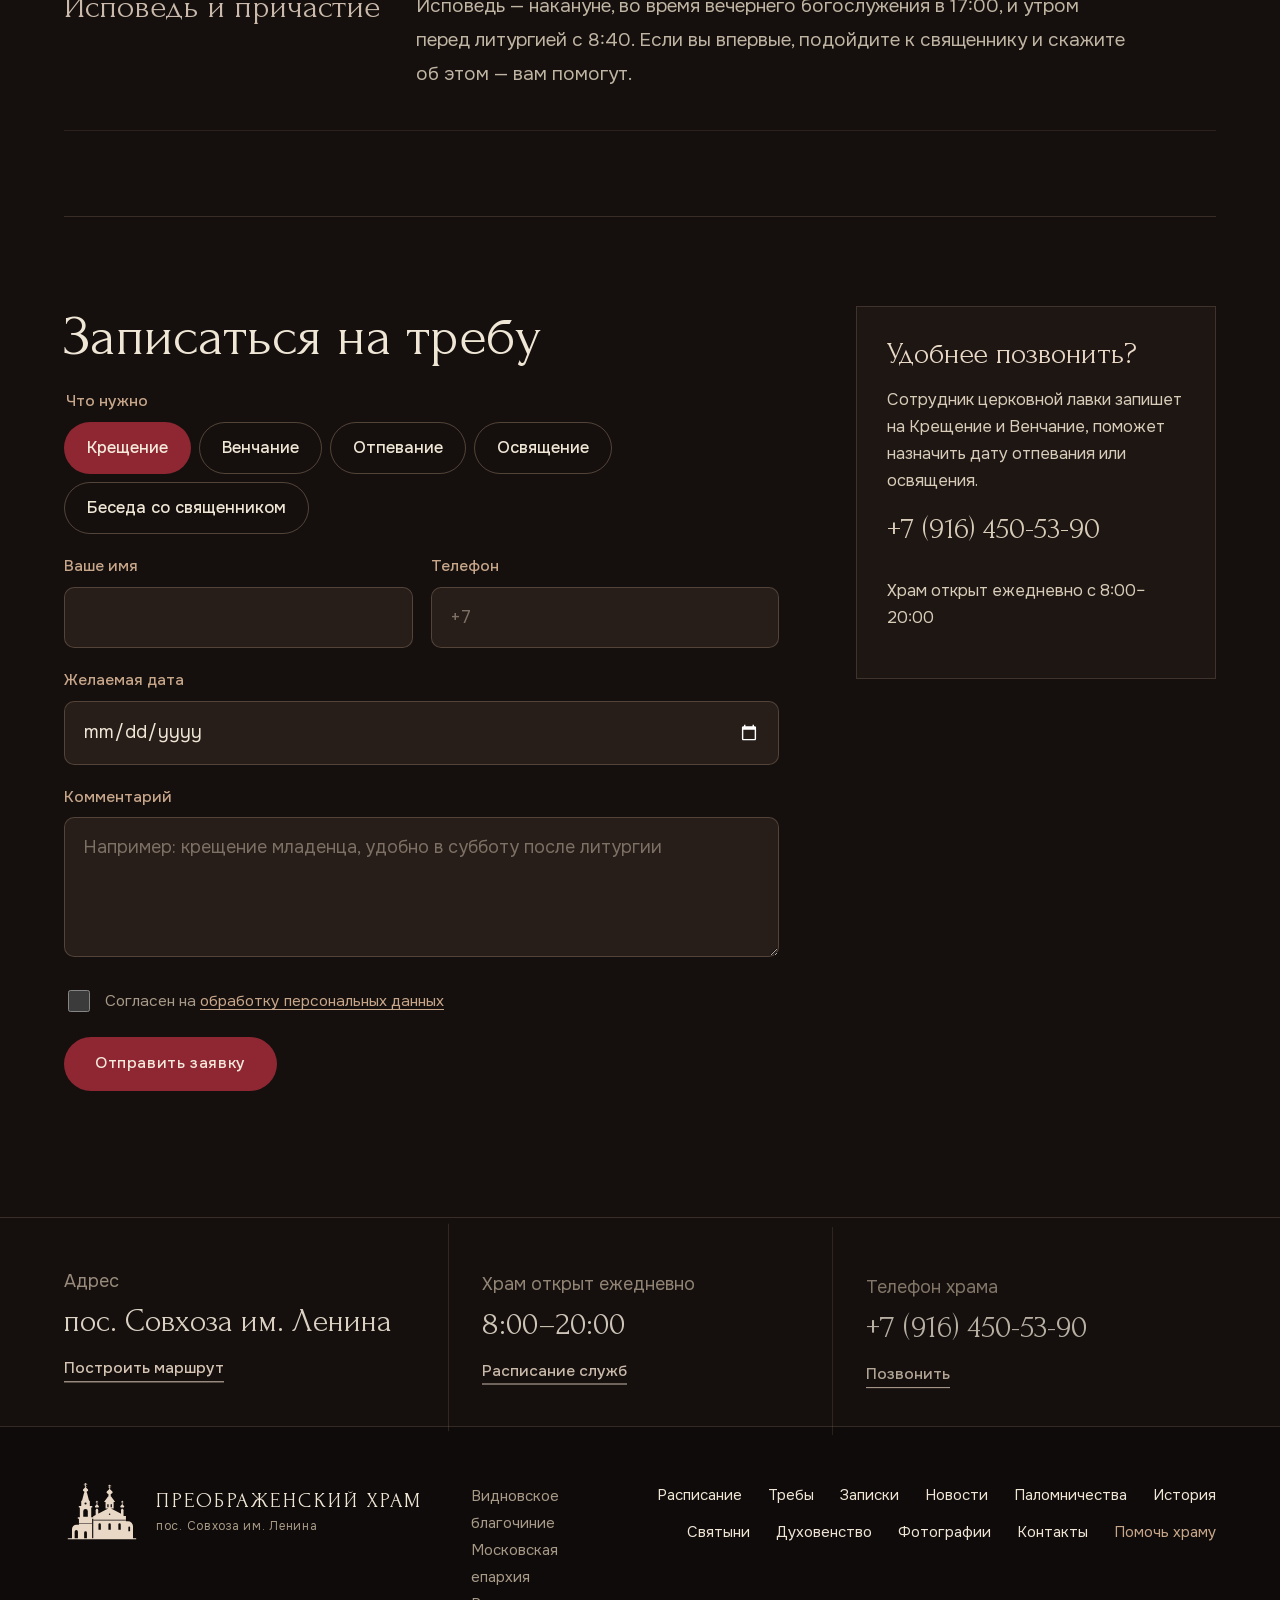
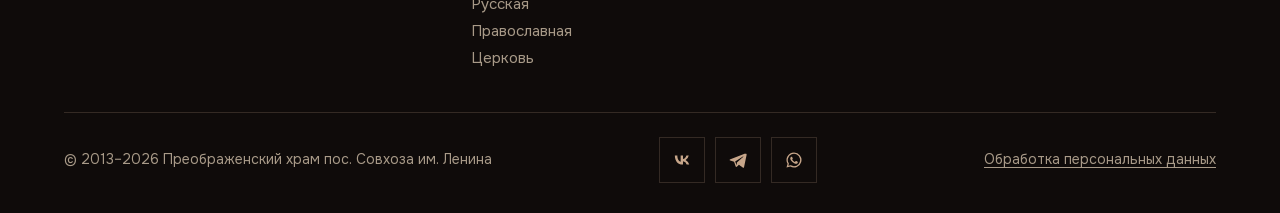
<file: treby.html>
<!doctype html>
<html lang="ru" data-palette="garnet" data-btn="pill">
<head>
<meta charset="utf-8">

<meta name="viewport" content="width=device-width, initial-scale=1">
<title>Таинства и требы — Преображенский храм пос. Совхоза им. Ленина</title>
<meta name="description" content="Крещение, венчание, отпевание, освящение квартиры и машины в Преображенском храме пос. Совхоза им. Ленина. Запись по телефону или через форму на сайте.">
<meta name="theme-color" content="#15100e">
<link rel="icon" href="img/favicon.svg" type="image/svg+xml">
<link rel="canonical" href="https://xn-----6kcjbsn9avbor9bj.xn--p1ai/treby.html">
<meta property="og:type" content="website">
<meta property="og:title" content="Таинства и требы — Преображенский храм пос. Совхоза им. Ленина">
<meta property="og:description" content="Крещение, венчание, отпевание, освящение квартиры и машины в Преображенском храме пос. Совхоза им. Ленина. Запись по телефону или через форму на сайте.">
<meta property="og:image" content="https://xn-----6kcjbsn9avbor9bj.xn--p1ai/img/foto/f23.webp">
<meta property="og:locale" content="ru_RU">
<link rel="preload" href="fonts/forum-400-cyr.woff2" as="font" type="font/woff2" crossorigin>
<link rel="preload" href="fonts/onest-cyr.woff2" as="font" type="font/woff2" crossorigin>
<link rel="stylesheet" href="css/style.css?v=202610221031">
<script>(function(d){try{if(matchMedia("(prefers-reduced-motion: reduce)").matches)return;d.classList.add("motion-pending");setTimeout(function(){d.classList.remove("intro","motion-pending")},7000)}catch(e){}})(document.documentElement)</script>
</head>
<body>
<a class="skip" href="#main">Перейти к содержимому</a>
<header class="site-header"><div class="wrap hdr">
  <a class="logo" href="index.html" aria-label="Преображенский храм — на главную"><svg viewBox="0 0 120 90" aria-hidden="true"><defs><mask id="hrm" maskUnits="userSpaceOnUse" x="0" y="0" width="120" height="90"><rect width="120" height="90" fill="#fff"/><path d="M30.4 53.2V44.6a3.6 3.6 0 0 1 7.2 0v8.6z M34 30.6a1.7 1.7 0 1 1 0 3.4 1.7 1.7 0 0 1 0-3.4z M31.8 87.4v-9a2.2 2.2 0 0 1 4.4 0v9z M16.8 87.4V77a2.6 2.6 0 0 1 5.2 0v10.4z M54.4 74V65.6a1.9 1.9 0 0 1 3.8 0V74z M70.1 74V65.6a1.9 1.9 0 0 1 3.8 0V74z M85.8 74V65.6a1.9 1.9 0 0 1 3.8 0V74z M68.4 38.4v-4.2a1 1 0 0 1 2 0v4.2z M73.6 38.4v-4.2a1 1 0 0 1 2 0v4.2z M70.8 49.4a1.2 1.2 0 1 1 2.4 0 1.2 1.2 0 0 1-2.4 0z M101.6 76v-6a1.4 1.4 0 0 1 2.8 0v6z M46.2 58.2h51.6v.9H46.2z M23.6 63h20.8v.8H23.6z" fill="#000"/></mask></defs><path mask="url(#hrm)" fill="currentColor" d="M33.44 0h1.12v6.2h-1.12zM32.39 0.87h3.22v0.81h-3.22zM31.27 1.98h5.46v0.81h-5.46zM32.02 3.84l3.97 1.24v0.81l-3.97 -1.24z M34 5.6C34.588 7.84 38.2 9.6 38.2 11.2C38.2 13.12 36.52 13.6 34 13.6S29.8 13.12 29.8 11.2C29.8 9.6 33.412 7.84 34 5.6z M32 13.4h4v2.6h-4z M28.4 28 31.6 15.8h4.8L39.6 28z M27.2 28h13.6v8.4H27.2z M23.4 36.2h21.2v2.4H23.4z M25 38.6h18v15.6H25z M21.8 54h24.4v2.6H21.8z M23.6 56.6h20.8V88H23.6z M12.6 88V73a7 7 0 0 1 7-7h4V88z M71.46 2.6h1.08v6h-1.08zM70.44 3.44h3.12v0.78h-3.12zM69.36 4.52h5.28v0.78h-5.28zM70.08 6.32l3.84 1.20v0.78l-3.84 -1.20z M72 8.2C72.672 10.719999999999999 76.8 12.7 76.8 14.5C76.8 16.66 74.88 17.2 72 17.2S67.2 16.66 67.2 14.5C67.2 12.7 71.328 10.719999999999999 72 8.2z M70.2 17h3.6v4.4h-3.6z M63.2 30 69.6 21.4h4.8L80.8 30z M65.6 30h12.8v10.4H65.6z M46.2 52.6 72 39.2l25.8 13.4z M46.2 52.2h51.6V88H46.2z M97.8 88V60.4h3.2a8 8 0 0 1 8 8V88z M51.59 28.2h0.83v4.6h-0.83zM50.80 28.84h2.39v0.60h-2.39zM49.98 29.67h4.05v0.60h-4.05zM50.53 31.05l2.94 0.92v0.60l-2.94 -0.92z M52 32.6C52.448 34.336 55.2 35.7 55.2 36.94C55.2 38.428000000000004 53.92 38.800000000000004 52 38.800000000000004S48.8 38.428000000000004 48.8 36.94C48.8 35.7 51.552 34.336 52 32.6z M49.6 43.4 51 40.6h2l1.4 2.8z M50 43.4h4v8.8h-4z M91.59 28.2h0.83v4.6h-0.83zM90.80 28.84h2.39v0.60h-2.39zM89.98 29.67h4.05v0.60h-4.05zM90.53 31.05l2.94 0.92v0.60l-2.94 -0.92z M92 32.6C92.448 34.336 95.2 35.7 95.2 36.94C95.2 38.428000000000004 93.92 38.800000000000004 92 38.800000000000004S88.8 38.428000000000004 88.8 36.94C88.8 35.7 91.552 34.336 92 32.6z M89.6 43.4 91 40.6h2l1.4 2.8z M90 43.4h4v8.8h-4z M6 87.4h108v1.6H6z"/></svg><span class="logo-t">Преображенский храм<small>пос. Совхоза им. Ленина</small></span></a>
  <a class="hdr-phone" href="tel:+79164505390" data-site-href="phoneLink" data-site="phone">+7 (916) 450-53-90</a>
  <button class="burger" type="button" aria-label="Меню" aria-controls="menu" aria-expanded="false"><span></span></button>
  <nav class="nav" id="menu" aria-label="Основное меню" data-lenis-prevent>
<div class="nav-drop"><button type="button" aria-expanded="false">Храм</button><ul><li><a href="istoriya.html">История храма</a></li><li><a href="svyatyni.html">Святыни</a></li><li><a href="duhovenstvo.html">Духовенство</a></li><li><a href="prihod.html">Приходская жизнь</a></li><li><a href="foto.html">Фотографии</a></li></ul></div>
<a href="raspisanie.html">Расписание</a>
<a href="treby.html" aria-current="page">Требы</a>
<a href="zapiski.html">Записки</a>
<a href="novosti.html">Новости</a>
<a href="palomnichestva.html">Паломничества</a>
<a href="kontakty.html">Контакты</a>
<a class="help" href="pomoch.html">Помочь храму</a>
  </nav>
</div></header>
<main id="main">

<section class="page-hero"><img src="img/foto/f14.webp" srcset="img/foto/f14-m.webp 800w, img/foto/f14.webp 1800w" sizes="100vw" alt="" fetchpriority="high"><div class="wrap"><nav class="crumbs" aria-label="Навигация"><a href="index.html">Главная</a><span>/</span>Таинства и требы</nav><header class="page-head"><h1>Таинства и требы</h1>
    <p class="lead">Записаться можно в церковной лавке, по телефону <a href="tel:+79164505390" data-site-href="phoneLink" data-site="phone">+7 (916) 450-53-90</a> или через форму ниже — мы перезвоним и всё подскажем.</p></header></div></section>
<div class="page-body"><div class="wrap">

  <div class="rows">
    <section class="row" id="kreshchenie"><h2>Крещение</h2><div class="prose">
      <p>Перед Крещением родители и крёстные проходят огласительные беседы — о вере, о Таинстве и об обязанностях восприемников. Время бесед уточняйте в церковной лавке или по телефону.</p>
      <p>С собой понадобятся крестик, крестильная рубашка и полотенце. Крёстные должны быть православными и крещёными.</p></div></section>
    <section class="row" id="venchanie"><h2>Венчание</h2><div class="prose">
      <p>Венчаются супруги, брак которых уже зарегистрирован в ЗАГСе. Перед Таинством — беседа со священником, исповедь и причастие. Дату лучше согласовать заранее: венчание не совершается в посты, на Святки, в Светлую седмицу и накануне некоторых праздников.</p></div></section>
    <section class="row" id="otpevanie"><h2>Отпевание</h2><div class="prose">
      <p>Дату и время отпевания согласуйте по телефону храма. Поможем с советом, что нужно подготовить.</p></div></section>
    <section class="row" id="osvyashchenie"><h2>Освящение</h2><div class="prose">
      <p>Священник освятит квартиру, дом, машину или другое — дату и время согласуйте по телефону или через форму.</p></div></section>
    <section class="row" id="soborovanie"><h2>Соборование</h2><div class="prose">
      <p>Таинство Елеосвящения совершается в храме во время многодневных постов. Расписание соборований публикуется в группе ВКонтакте.</p></div></section>
    <section class="row" id="ispoved"><h2>Исповедь и причастие</h2><div class="prose">
      <p>Исповедь — накануне, во время вечернего богослужения в 17:00, и утром перед литургией с 8:40. Если вы впервые, подойдите к священнику и скажите об этом — вам помогут.</p></div></section>
  </div>

  <hr class="sep" id="zapis">
  <div class="article">
    <section aria-labelledby="form-h">
      <h2 class="h2" id="form-h" style="margin-bottom:26px">Записаться на требу</h2>
      <form class="form" data-form="treba" data-ok="Спасибо! Заявка отправлена. Мы перезвоним, чтобы согласовать дату и время." novalidate>
        <fieldset class="field"><legend>Что нужно</legend><div class="choice">
          <label><input type="radio" name="vid" value="Крещение" checked><span>Крещение</span></label>
          <label><input type="radio" name="vid" value="Венчание"><span>Венчание</span></label>
          <label><input type="radio" name="vid" value="Отпевание"><span>Отпевание</span></label>
          <label><input type="radio" name="vid" value="Освящение"><span>Освящение</span></label>
          <label><input type="radio" name="vid" value="Беседа со священником"><span>Беседа со священником</span></label>
        </div></fieldset>
        <div class="two">
          <div class="field"><label for="t-name">Ваше имя</label><input id="t-name" name="name" required autocomplete="name"></div>
          <div class="field"><label for="t-phone">Телефон</label><input id="t-phone" name="phone" type="tel" required autocomplete="tel" placeholder="+7"></div>
        </div>
        <div class="field"><label for="t-date">Желаемая дата</label><input id="t-date" name="date" type="date"></div>
        <div class="field"><label for="t-msg">Комментарий</label><textarea id="t-msg" name="message" placeholder="Например: крещение младенца, удобно в субботу после литургии"></textarea></div>
        <input class="hp" name="website" tabindex="-1" autocomplete="off" aria-hidden="true">
        <label class="agree"><input type="checkbox" name="agree" required><span>Согласен на <a href="politika.html">обработку персональных данных</a></span></label>
        <div><button class="btn solid" type="submit">Отправить заявку</button></div>
        <p class="form-msg" role="status"></p>
      </form>
    </section>
    <aside class="aside"><h3>Удобнее позвонить?</h3><p>Сотрудник церковной лавки запишет на Крещение и Венчание, поможет назначить дату отпевания или освящения.</p><p class="c-big"><a href="tel:+79164505390" data-site-href="phoneLink" data-site="phone">+7 (916) 450-53-90</a></p><p class="muted">Храм открыт ежедневно с <span data-site="openHours">8:00–20:00</span></p></aside>
  </div>
  <div style="height:clamp(40px,6vw,80px)"></div>
</div>
</div>
</main>
<section class="contact-strip" aria-label="Адрес и контакты"><div class="wrap cs-in">
  <div class="cs-item"><div><p class="muted" style="margin:0">Адрес</p><p class="cs-big" data-site="addressShort">пос. Совхоза им. Ленина</p><a class="link" data-site-href="mapLink" href="kontakty.html#karta">Построить маршрут<span class="arr">↗</span></a></div></div>
  <div class="cs-item"><div><p class="muted" style="margin:0">Храм открыт ежедневно</p><p class="cs-big" data-site="openHours">8:00–20:00</p><a class="link" href="raspisanie.html">Расписание служб<span class="arr">→</span></a></div></div>
  <div class="cs-item"><div><p class="muted" style="margin:0">Телефон храма</p><p class="cs-big"><a href="tel:+79164505390" data-site-href="phoneLink" data-site="phone" style="text-decoration:none">+7 (916) 450-53-90</a></p><a class="link" href="tel:+79164505390" data-site-href="phoneLink">Позвонить<span class="arr">→</span></a></div></div>
</div></section>
<footer class="site-footer"><div class="wrap">
  <div class="ft">
    <a class="logo" href="index.html" aria-label="На главную"><svg viewBox="0 0 120 90" aria-hidden="true"><defs><mask id="hrm" maskUnits="userSpaceOnUse" x="0" y="0" width="120" height="90"><rect width="120" height="90" fill="#fff"/><path d="M30.4 53.2V44.6a3.6 3.6 0 0 1 7.2 0v8.6z M34 30.6a1.7 1.7 0 1 1 0 3.4 1.7 1.7 0 0 1 0-3.4z M31.8 87.4v-9a2.2 2.2 0 0 1 4.4 0v9z M16.8 87.4V77a2.6 2.6 0 0 1 5.2 0v10.4z M54.4 74V65.6a1.9 1.9 0 0 1 3.8 0V74z M70.1 74V65.6a1.9 1.9 0 0 1 3.8 0V74z M85.8 74V65.6a1.9 1.9 0 0 1 3.8 0V74z M68.4 38.4v-4.2a1 1 0 0 1 2 0v4.2z M73.6 38.4v-4.2a1 1 0 0 1 2 0v4.2z M70.8 49.4a1.2 1.2 0 1 1 2.4 0 1.2 1.2 0 0 1-2.4 0z M101.6 76v-6a1.4 1.4 0 0 1 2.8 0v6z M46.2 58.2h51.6v.9H46.2z M23.6 63h20.8v.8H23.6z" fill="#000"/></mask></defs><path mask="url(#hrm)" fill="currentColor" d="M33.44 0h1.12v6.2h-1.12zM32.39 0.87h3.22v0.81h-3.22zM31.27 1.98h5.46v0.81h-5.46zM32.02 3.84l3.97 1.24v0.81l-3.97 -1.24z M34 5.6C34.588 7.84 38.2 9.6 38.2 11.2C38.2 13.12 36.52 13.6 34 13.6S29.8 13.12 29.8 11.2C29.8 9.6 33.412 7.84 34 5.6z M32 13.4h4v2.6h-4z M28.4 28 31.6 15.8h4.8L39.6 28z M27.2 28h13.6v8.4H27.2z M23.4 36.2h21.2v2.4H23.4z M25 38.6h18v15.6H25z M21.8 54h24.4v2.6H21.8z M23.6 56.6h20.8V88H23.6z M12.6 88V73a7 7 0 0 1 7-7h4V88z M71.46 2.6h1.08v6h-1.08zM70.44 3.44h3.12v0.78h-3.12zM69.36 4.52h5.28v0.78h-5.28zM70.08 6.32l3.84 1.20v0.78l-3.84 -1.20z M72 8.2C72.672 10.719999999999999 76.8 12.7 76.8 14.5C76.8 16.66 74.88 17.2 72 17.2S67.2 16.66 67.2 14.5C67.2 12.7 71.328 10.719999999999999 72 8.2z M70.2 17h3.6v4.4h-3.6z M63.2 30 69.6 21.4h4.8L80.8 30z M65.6 30h12.8v10.4H65.6z M46.2 52.6 72 39.2l25.8 13.4z M46.2 52.2h51.6V88H46.2z M97.8 88V60.4h3.2a8 8 0 0 1 8 8V88z M51.59 28.2h0.83v4.6h-0.83zM50.80 28.84h2.39v0.60h-2.39zM49.98 29.67h4.05v0.60h-4.05zM50.53 31.05l2.94 0.92v0.60l-2.94 -0.92z M52 32.6C52.448 34.336 55.2 35.7 55.2 36.94C55.2 38.428000000000004 53.92 38.800000000000004 52 38.800000000000004S48.8 38.428000000000004 48.8 36.94C48.8 35.7 51.552 34.336 52 32.6z M49.6 43.4 51 40.6h2l1.4 2.8z M50 43.4h4v8.8h-4z M91.59 28.2h0.83v4.6h-0.83zM90.80 28.84h2.39v0.60h-2.39zM89.98 29.67h4.05v0.60h-4.05zM90.53 31.05l2.94 0.92v0.60l-2.94 -0.92z M92 32.6C92.448 34.336 95.2 35.7 95.2 36.94C95.2 38.428000000000004 93.92 38.800000000000004 92 38.800000000000004S88.8 38.428000000000004 88.8 36.94C88.8 35.7 91.552 34.336 92 32.6z M89.6 43.4 91 40.6h2l1.4 2.8z M90 43.4h4v8.8h-4z M6 87.4h108v1.6H6z"/></svg><span class="logo-t">Преображенский храм<small>пос. Совхоза им. Ленина</small></span></a>
    <div class="ft-meta">Видновское благочиние<br>Московская епархия<br>Русская Православная Церковь</div>
    <nav class="ft-nav" aria-label="Меню в подвале">
      <a href="raspisanie.html">Расписание</a><a href="treby.html">Требы</a><a href="zapiski.html">Записки</a><a href="novosti.html">Новости</a><a href="palomnichestva.html">Паломничества</a><a href="istoriya.html">История</a><a href="svyatyni.html">Святыни</a><a href="duhovenstvo.html">Духовенство</a><a href="foto.html">Фотографии</a><a href="kontakty.html">Контакты</a><a class="help" href="pomoch.html">Помочь храму</a>
    </nav>
  </div>
  <div class="ft-bottom">
    <span>© 2013–<span data-year>2026</span> Преображенский храм пос. Совхоза им. Ленина</span>
    <div class="ft-soc"><a href="https://vk.com/hramvsovhoze" data-site-href="vk" target="_blank" rel="noopener" aria-label="ВКонтакте"><svg viewBox="0 0 24 24" fill="currentColor" aria-hidden="true"><path d="M12.8 17.5C6.9 17.5 3.5 13.4 3.4 6.6h3c.1 5 2.3 7.1 4 7.5V6.6h2.8v4.3c1.7-.2 3.5-2.1 4.1-4.3h2.8a8.3 8.3 0 0 1-3.8 5.4 8.6 8.6 0 0 1 4.4 5.5h-3.1a5.4 5.4 0 0 0-4.4-3.9v3.9h-.4z"/></svg></a><a href="https://t.me/+NVFGvZDvnl00ZGNi" data-site-href="telegram" target="_blank" rel="noopener" aria-label="Телеграм"><svg viewBox="0 0 24 24" fill="currentColor" aria-hidden="true"><path d="M20.7 4.3 2.9 11.2c-1.2.5-1.2 1.2-.2 1.5l4.6 1.4 1.8 5.4c.2.6.4.8.9.8.4 0 .6-.2.9-.4l2.2-2.2 4.6 3.4c.8.5 1.4.2 1.6-.8l3-14.2c.3-1.2-.5-1.8-1.6-1.3zM8.6 13.7l9.3-5.9c.5-.3.9-.1.5.2l-7.7 7-.3 3.2z"/></svg></a><a href="https://chat.whatsapp.com/G2kNUDF2cB5JFcOz3MVybv" data-site-href="whatsapp" target="_blank" rel="noopener" aria-label="Ватсап"><svg viewBox="0 0 24 24" fill="currentColor" aria-hidden="true"><path d="M12 3a9 9 0 0 0-7.7 13.6L3 21l4.5-1.2A9 9 0 1 0 12 3zm0 16.4a7.4 7.4 0 0 1-3.8-1l-.3-.2-2.7.7.7-2.6-.2-.3A7.4 7.4 0 1 1 12 19.4zm4.1-5.5c-.2-.1-1.3-.7-1.5-.7-.2-.1-.4-.1-.5.1l-.7.9c-.1.2-.3.2-.5.1a6 6 0 0 1-3-2.6c-.2-.4.2-.4.6-1.2.1-.1 0-.3 0-.4l-.7-1.6c-.2-.4-.4-.4-.5-.4h-.4a.8.8 0 0 0-.6.3 2.5 2.5 0 0 0-.8 1.9 4.4 4.4 0 0 0 .9 2.3 10 10 0 0 0 3.8 3.4c1.4.6 2 .7 2.7.6.4-.1 1.3-.5 1.5-1.1.2-.5.2-1 .1-1.1l-.4-.2z"/></svg></a></div>
    <a href="politika.html">Обработка персональных данных</a>
  </div>
</div></footer>
<script src="js/glyphs.js?v=202610221031"></script>
<script src="js/config.js?v=202610221031"></script>
<script src="js/main.js?v=202610221031"></script>
<script src="js/gsap.min.js"></script>
<script src="js/ScrollTrigger.min.js"></script>
<script src="js/lenis.min.js"></script>
<script src="js/motion.js?v=202610221031"></script>
</body>
</html>
</file>
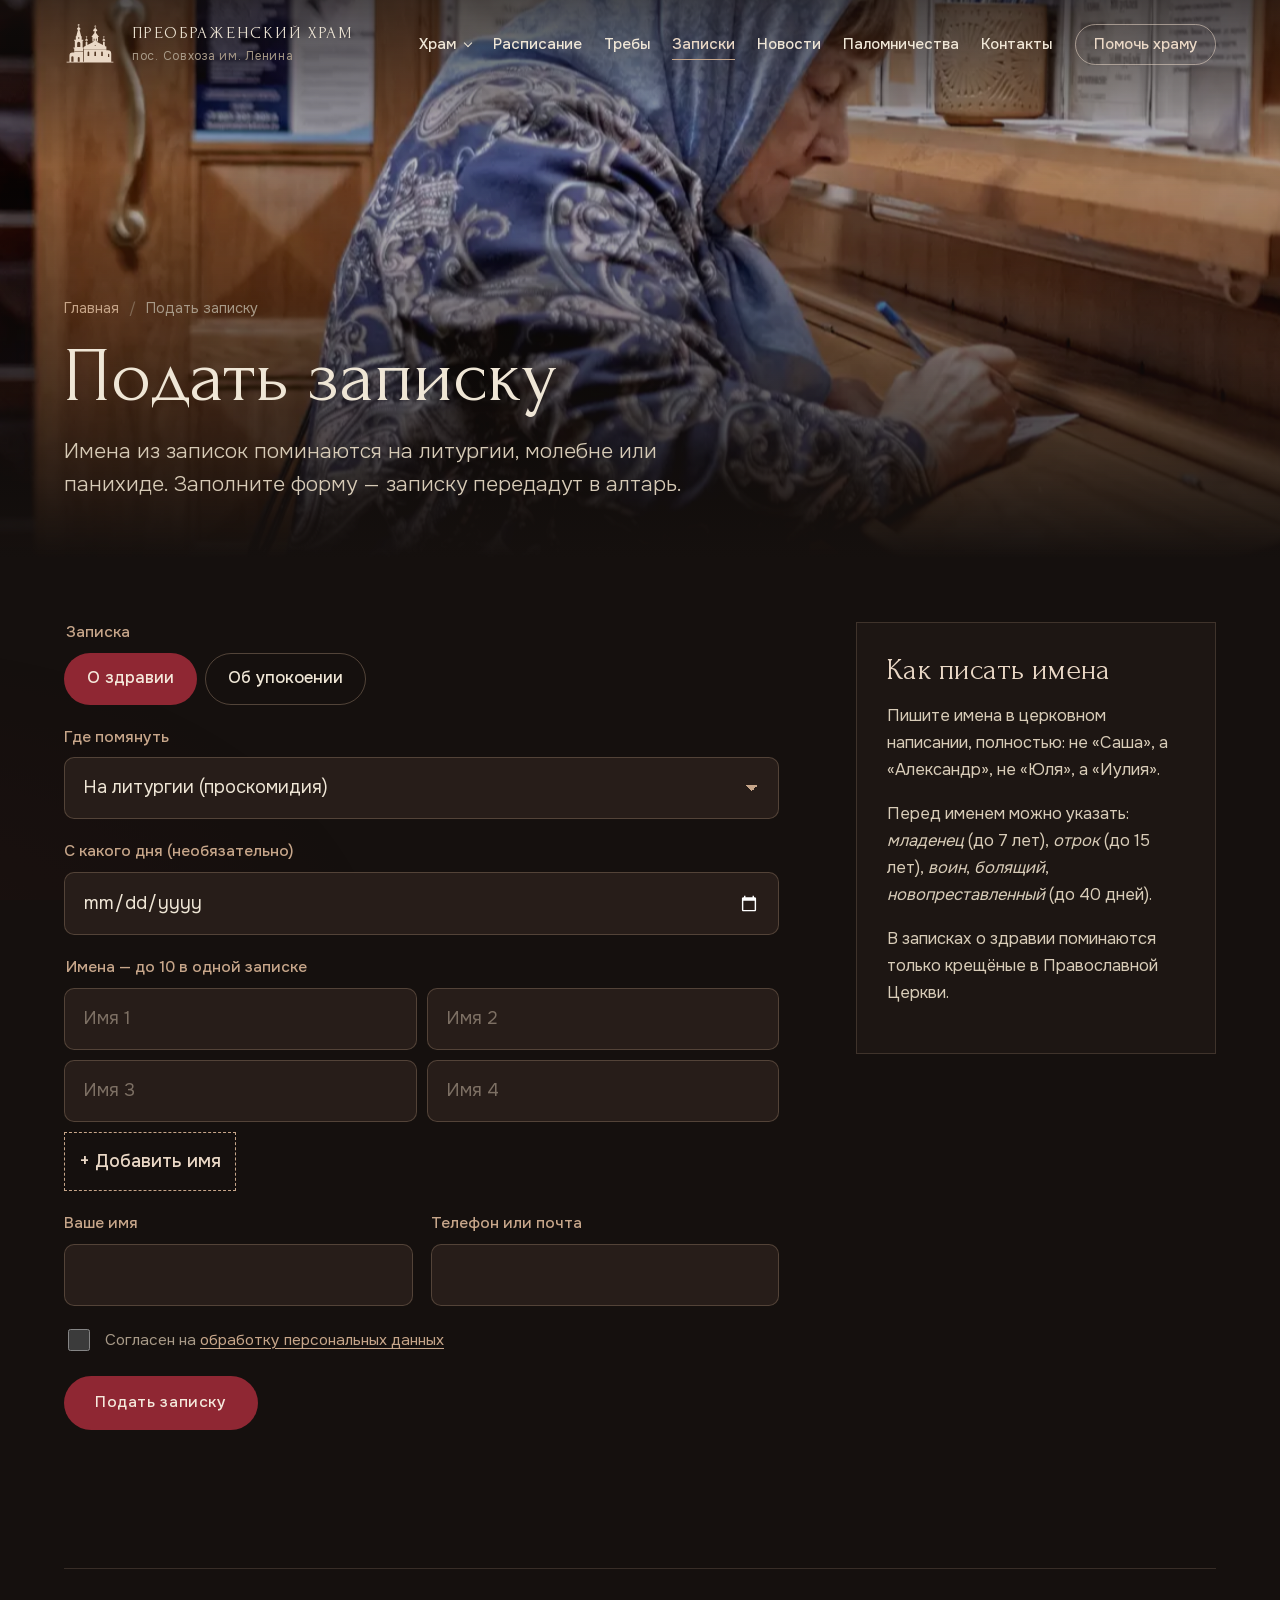
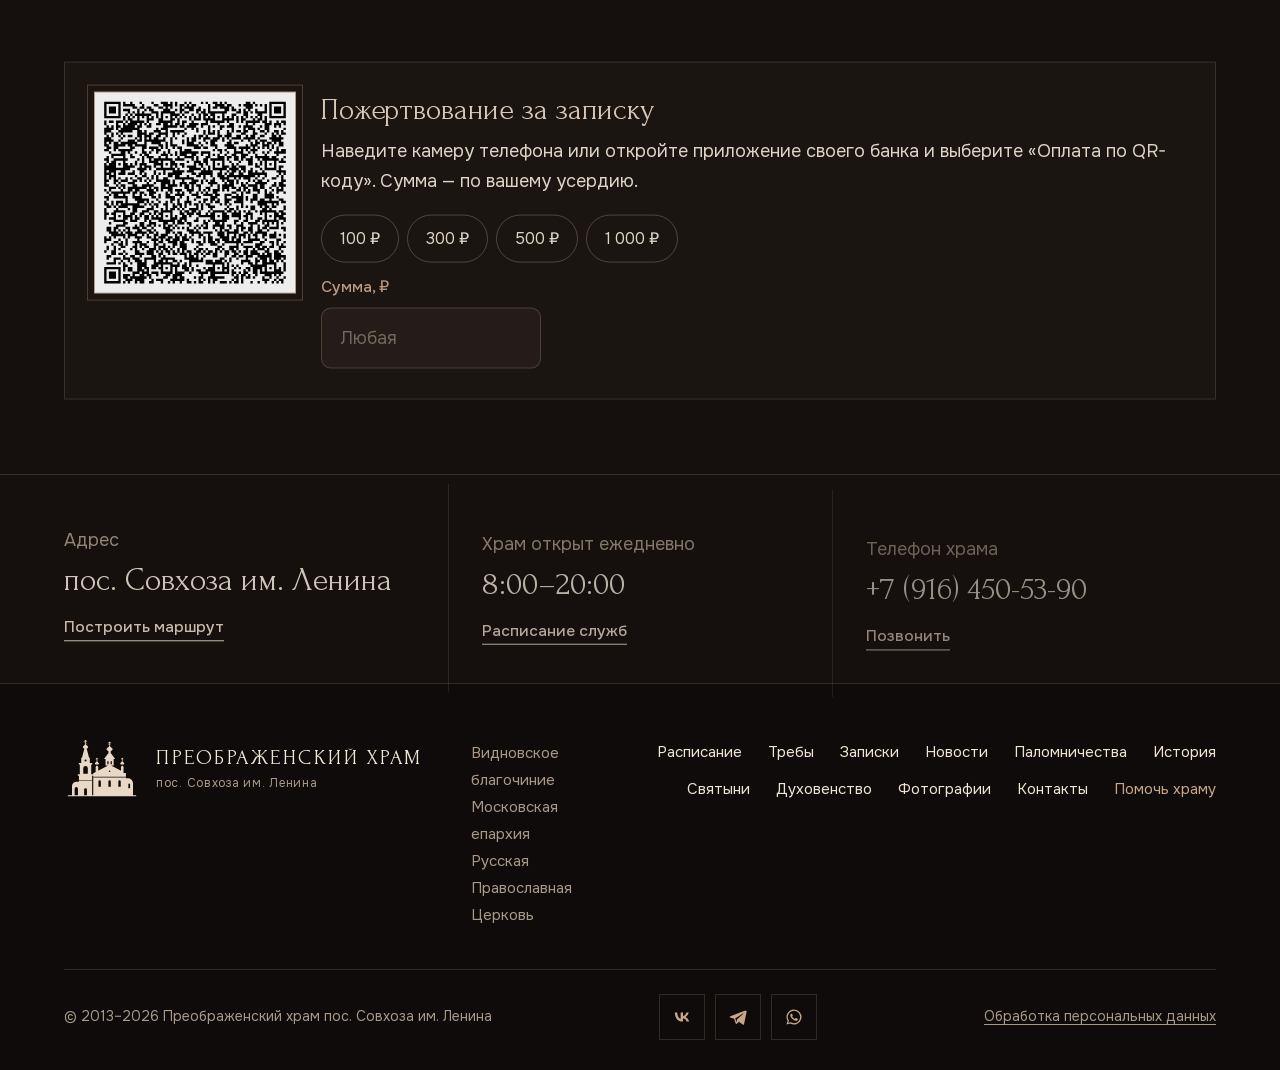
<file: zapiski.html>
<!doctype html>
<html lang="ru" data-palette="garnet" data-btn="pill">
<head>
<meta charset="utf-8">

<meta name="viewport" content="width=device-width, initial-scale=1">
<title>Подать записку — Преображенский храм пос. Совхоза им. Ленина</title>
<meta name="description" content="Подайте записку о здравии или об упокоении в Преображенский храм пос. Совхоза им. Ленина онлайн.">
<meta name="theme-color" content="#15100e">
<link rel="icon" href="img/favicon.svg" type="image/svg+xml">
<link rel="canonical" href="https://xn-----6kcjbsn9avbor9bj.xn--p1ai/zapiski.html">
<meta property="og:type" content="website">
<meta property="og:title" content="Подать записку — Преображенский храм пос. Совхоза им. Ленина">
<meta property="og:description" content="Подайте записку о здравии или об упокоении в Преображенский храм пос. Совхоза им. Ленина онлайн.">
<meta property="og:image" content="https://xn-----6kcjbsn9avbor9bj.xn--p1ai/img/foto/f23.webp">
<meta property="og:locale" content="ru_RU">
<link rel="preload" href="fonts/forum-400-cyr.woff2" as="font" type="font/woff2" crossorigin>
<link rel="preload" href="fonts/onest-cyr.woff2" as="font" type="font/woff2" crossorigin>
<link rel="stylesheet" href="css/style.css?v=202610221031">
<script>(function(d){try{if(matchMedia("(prefers-reduced-motion: reduce)").matches)return;d.classList.add("motion-pending");setTimeout(function(){d.classList.remove("intro","motion-pending")},7000)}catch(e){}})(document.documentElement)</script>
</head>
<body>
<a class="skip" href="#main">Перейти к содержимому</a>
<header class="site-header"><div class="wrap hdr">
  <a class="logo" href="index.html" aria-label="Преображенский храм — на главную"><svg viewBox="0 0 120 90" aria-hidden="true"><defs><mask id="hrm" maskUnits="userSpaceOnUse" x="0" y="0" width="120" height="90"><rect width="120" height="90" fill="#fff"/><path d="M30.4 53.2V44.6a3.6 3.6 0 0 1 7.2 0v8.6z M34 30.6a1.7 1.7 0 1 1 0 3.4 1.7 1.7 0 0 1 0-3.4z M31.8 87.4v-9a2.2 2.2 0 0 1 4.4 0v9z M16.8 87.4V77a2.6 2.6 0 0 1 5.2 0v10.4z M54.4 74V65.6a1.9 1.9 0 0 1 3.8 0V74z M70.1 74V65.6a1.9 1.9 0 0 1 3.8 0V74z M85.8 74V65.6a1.9 1.9 0 0 1 3.8 0V74z M68.4 38.4v-4.2a1 1 0 0 1 2 0v4.2z M73.6 38.4v-4.2a1 1 0 0 1 2 0v4.2z M70.8 49.4a1.2 1.2 0 1 1 2.4 0 1.2 1.2 0 0 1-2.4 0z M101.6 76v-6a1.4 1.4 0 0 1 2.8 0v6z M46.2 58.2h51.6v.9H46.2z M23.6 63h20.8v.8H23.6z" fill="#000"/></mask></defs><path mask="url(#hrm)" fill="currentColor" d="M33.44 0h1.12v6.2h-1.12zM32.39 0.87h3.22v0.81h-3.22zM31.27 1.98h5.46v0.81h-5.46zM32.02 3.84l3.97 1.24v0.81l-3.97 -1.24z M34 5.6C34.588 7.84 38.2 9.6 38.2 11.2C38.2 13.12 36.52 13.6 34 13.6S29.8 13.12 29.8 11.2C29.8 9.6 33.412 7.84 34 5.6z M32 13.4h4v2.6h-4z M28.4 28 31.6 15.8h4.8L39.6 28z M27.2 28h13.6v8.4H27.2z M23.4 36.2h21.2v2.4H23.4z M25 38.6h18v15.6H25z M21.8 54h24.4v2.6H21.8z M23.6 56.6h20.8V88H23.6z M12.6 88V73a7 7 0 0 1 7-7h4V88z M71.46 2.6h1.08v6h-1.08zM70.44 3.44h3.12v0.78h-3.12zM69.36 4.52h5.28v0.78h-5.28zM70.08 6.32l3.84 1.20v0.78l-3.84 -1.20z M72 8.2C72.672 10.719999999999999 76.8 12.7 76.8 14.5C76.8 16.66 74.88 17.2 72 17.2S67.2 16.66 67.2 14.5C67.2 12.7 71.328 10.719999999999999 72 8.2z M70.2 17h3.6v4.4h-3.6z M63.2 30 69.6 21.4h4.8L80.8 30z M65.6 30h12.8v10.4H65.6z M46.2 52.6 72 39.2l25.8 13.4z M46.2 52.2h51.6V88H46.2z M97.8 88V60.4h3.2a8 8 0 0 1 8 8V88z M51.59 28.2h0.83v4.6h-0.83zM50.80 28.84h2.39v0.60h-2.39zM49.98 29.67h4.05v0.60h-4.05zM50.53 31.05l2.94 0.92v0.60l-2.94 -0.92z M52 32.6C52.448 34.336 55.2 35.7 55.2 36.94C55.2 38.428000000000004 53.92 38.800000000000004 52 38.800000000000004S48.8 38.428000000000004 48.8 36.94C48.8 35.7 51.552 34.336 52 32.6z M49.6 43.4 51 40.6h2l1.4 2.8z M50 43.4h4v8.8h-4z M91.59 28.2h0.83v4.6h-0.83zM90.80 28.84h2.39v0.60h-2.39zM89.98 29.67h4.05v0.60h-4.05zM90.53 31.05l2.94 0.92v0.60l-2.94 -0.92z M92 32.6C92.448 34.336 95.2 35.7 95.2 36.94C95.2 38.428000000000004 93.92 38.800000000000004 92 38.800000000000004S88.8 38.428000000000004 88.8 36.94C88.8 35.7 91.552 34.336 92 32.6z M89.6 43.4 91 40.6h2l1.4 2.8z M90 43.4h4v8.8h-4z M6 87.4h108v1.6H6z"/></svg><span class="logo-t">Преображенский храм<small>пос. Совхоза им. Ленина</small></span></a>
  <a class="hdr-phone" href="tel:+79164505390" data-site-href="phoneLink" data-site="phone">+7 (916) 450-53-90</a>
  <button class="burger" type="button" aria-label="Меню" aria-controls="menu" aria-expanded="false"><span></span></button>
  <nav class="nav" id="menu" aria-label="Основное меню" data-lenis-prevent>
<div class="nav-drop"><button type="button" aria-expanded="false">Храм</button><ul><li><a href="istoriya.html">История храма</a></li><li><a href="svyatyni.html">Святыни</a></li><li><a href="duhovenstvo.html">Духовенство</a></li><li><a href="prihod.html">Приходская жизнь</a></li><li><a href="foto.html">Фотографии</a></li></ul></div>
<a href="raspisanie.html">Расписание</a>
<a href="treby.html">Требы</a>
<a href="zapiski.html" aria-current="page">Записки</a>
<a href="novosti.html">Новости</a>
<a href="palomnichestva.html">Паломничества</a>
<a href="kontakty.html">Контакты</a>
<a class="help" href="pomoch.html">Помочь храму</a>
  </nav>
</div></header>
<main id="main">

<section class="page-hero"><img src="img/foto/f17.webp" srcset="img/foto/f17-m.webp 800w, img/foto/f17.webp 1800w" sizes="100vw" alt="" fetchpriority="high"><div class="wrap"><nav class="crumbs" aria-label="Навигация"><a href="index.html">Главная</a><span>/</span>Подать записку</nav><header class="page-head"><h1>Подать записку</h1>
    <p class="lead">Имена из записок поминаются на литургии, молебне или панихиде. Заполните форму — записку передадут в алтарь.</p></header></div></section>
<div class="page-body"><div class="wrap">

  <div class="article">
    <section aria-label="Форма записки">
      <form class="form" data-form="zapiska" data-ok="Записка принята. Спаси Господи! Пожертвование можно сделать по QR-коду ниже или в храме." novalidate>
        <fieldset class="field"><legend>Записка</legend><div class="choice">
          <label><input type="radio" name="tip" value="О здравии" checked><span>О здравии</span></label>
          <label><input type="radio" name="tip" value="Об упокоении"><span>Об упокоении</span></label>
        </div></fieldset>
        <div class="field"><label for="z-vid">Где помянуть</label>
          <select id="z-vid" name="vid">
            <option>На литургии (проскомидия)</option>
            <option>На молебне (о здравии)</option>
            <option>На панихиде (об упокоении)</option>
            <option>Сорокоуст — 40 литургий</option>
            <option>Поминовение на полгода</option>
            <option>Поминовение на год</option>
          </select></div>
        <div class="field"><label for="z-date">С какого дня (необязательно)</label><input id="z-date" name="date" type="date"></div>
        <fieldset class="field"><legend>Имена — до 10 в одной записке</legend>
          <div id="names">
            <input type="text" name="names[]" placeholder="Имя 1" required autocomplete="off">
            <input type="text" name="names[]" placeholder="Имя 2" autocomplete="off">
            <input type="text" name="names[]" placeholder="Имя 3" autocomplete="off">
            <input type="text" name="names[]" placeholder="Имя 4" autocomplete="off">
          </div>
          <button class="add-name" id="add-name" type="button" style="margin-top:10px">+ Добавить имя</button>
        </fieldset>
        <div class="two">
          <div class="field"><label for="z-name">Ваше имя</label><input id="z-name" name="name" required autocomplete="name"></div>
          <div class="field"><label for="z-phone">Телефон или почта</label><input id="z-phone" name="phone" required autocomplete="tel"></div>
        </div>
        <input class="hp" name="website" tabindex="-1" autocomplete="off" aria-hidden="true">
        <label class="agree"><input type="checkbox" name="agree" required><span>Согласен на <a href="politika.html">обработку персональных данных</a></span></label>
        <div><button class="btn solid" type="submit">Подать записку</button></div>
        <p class="form-msg" role="status"></p>
      </form>
    </section>
    <aside class="aside">
      <h3>Как писать имена</h3>
      <p>Пишите имена в церковном написании, полностью: не «Саша», а «Александр», не «Юля», а «Иулия».</p>
      <p>Перед именем можно указать: <i>младенец</i> (до 7 лет), <i>отрок</i> (до 15 лет), <i>воин</i>, <i>болящий</i>, <i>новопреставленный</i> (до 40 дней).</p>
      <p>В записках о здравии поминаются только крещёные в Православной Церкви.</p>
    </aside>
  </div>

  <hr class="sep">
  <section class="qr-wrap" aria-labelledby="qr-h">
    <div class="qr-box" data-qr data-purpose="Пожертвование на поминовение (записки)"></div>
    <div>
      <h3 id="qr-h">Пожертвование за записку</h3>
      <p>Наведите камеру телефона или откройте приложение своего банка и выберите «Оплата по QR-коду». Сумма — по вашему усердию.</p>
      <div class="sums" aria-label="Быстрый выбор суммы"><button type="button" data-sum="100">100 ₽</button><button type="button" data-sum="300">300 ₽</button><button type="button" data-sum="500">500 ₽</button><button type="button" data-sum="1000">1 000 ₽</button></div>
      <div class="field" style="max-width:220px"><label for="qr-sum">Сумма, ₽</label><input id="qr-sum" data-qr-sum inputmode="numeric" placeholder="Любая"></div>
      <div data-card-pay hidden style="margin-top:16px"><a class="btn" href="#" target="_blank" rel="noopener">Оплатить картой</a></div>
    </div>
  </section>
  <div style="height:clamp(40px,6vw,80px)"></div>
</div>
</div>
</main>
<section class="contact-strip" aria-label="Адрес и контакты"><div class="wrap cs-in">
  <div class="cs-item"><div><p class="muted" style="margin:0">Адрес</p><p class="cs-big" data-site="addressShort">пос. Совхоза им. Ленина</p><a class="link" data-site-href="mapLink" href="kontakty.html#karta">Построить маршрут<span class="arr">↗</span></a></div></div>
  <div class="cs-item"><div><p class="muted" style="margin:0">Храм открыт ежедневно</p><p class="cs-big" data-site="openHours">8:00–20:00</p><a class="link" href="raspisanie.html">Расписание служб<span class="arr">→</span></a></div></div>
  <div class="cs-item"><div><p class="muted" style="margin:0">Телефон храма</p><p class="cs-big"><a href="tel:+79164505390" data-site-href="phoneLink" data-site="phone" style="text-decoration:none">+7 (916) 450-53-90</a></p><a class="link" href="tel:+79164505390" data-site-href="phoneLink">Позвонить<span class="arr">→</span></a></div></div>
</div></section>
<footer class="site-footer"><div class="wrap">
  <div class="ft">
    <a class="logo" href="index.html" aria-label="На главную"><svg viewBox="0 0 120 90" aria-hidden="true"><defs><mask id="hrm" maskUnits="userSpaceOnUse" x="0" y="0" width="120" height="90"><rect width="120" height="90" fill="#fff"/><path d="M30.4 53.2V44.6a3.6 3.6 0 0 1 7.2 0v8.6z M34 30.6a1.7 1.7 0 1 1 0 3.4 1.7 1.7 0 0 1 0-3.4z M31.8 87.4v-9a2.2 2.2 0 0 1 4.4 0v9z M16.8 87.4V77a2.6 2.6 0 0 1 5.2 0v10.4z M54.4 74V65.6a1.9 1.9 0 0 1 3.8 0V74z M70.1 74V65.6a1.9 1.9 0 0 1 3.8 0V74z M85.8 74V65.6a1.9 1.9 0 0 1 3.8 0V74z M68.4 38.4v-4.2a1 1 0 0 1 2 0v4.2z M73.6 38.4v-4.2a1 1 0 0 1 2 0v4.2z M70.8 49.4a1.2 1.2 0 1 1 2.4 0 1.2 1.2 0 0 1-2.4 0z M101.6 76v-6a1.4 1.4 0 0 1 2.8 0v6z M46.2 58.2h51.6v.9H46.2z M23.6 63h20.8v.8H23.6z" fill="#000"/></mask></defs><path mask="url(#hrm)" fill="currentColor" d="M33.44 0h1.12v6.2h-1.12zM32.39 0.87h3.22v0.81h-3.22zM31.27 1.98h5.46v0.81h-5.46zM32.02 3.84l3.97 1.24v0.81l-3.97 -1.24z M34 5.6C34.588 7.84 38.2 9.6 38.2 11.2C38.2 13.12 36.52 13.6 34 13.6S29.8 13.12 29.8 11.2C29.8 9.6 33.412 7.84 34 5.6z M32 13.4h4v2.6h-4z M28.4 28 31.6 15.8h4.8L39.6 28z M27.2 28h13.6v8.4H27.2z M23.4 36.2h21.2v2.4H23.4z M25 38.6h18v15.6H25z M21.8 54h24.4v2.6H21.8z M23.6 56.6h20.8V88H23.6z M12.6 88V73a7 7 0 0 1 7-7h4V88z M71.46 2.6h1.08v6h-1.08zM70.44 3.44h3.12v0.78h-3.12zM69.36 4.52h5.28v0.78h-5.28zM70.08 6.32l3.84 1.20v0.78l-3.84 -1.20z M72 8.2C72.672 10.719999999999999 76.8 12.7 76.8 14.5C76.8 16.66 74.88 17.2 72 17.2S67.2 16.66 67.2 14.5C67.2 12.7 71.328 10.719999999999999 72 8.2z M70.2 17h3.6v4.4h-3.6z M63.2 30 69.6 21.4h4.8L80.8 30z M65.6 30h12.8v10.4H65.6z M46.2 52.6 72 39.2l25.8 13.4z M46.2 52.2h51.6V88H46.2z M97.8 88V60.4h3.2a8 8 0 0 1 8 8V88z M51.59 28.2h0.83v4.6h-0.83zM50.80 28.84h2.39v0.60h-2.39zM49.98 29.67h4.05v0.60h-4.05zM50.53 31.05l2.94 0.92v0.60l-2.94 -0.92z M52 32.6C52.448 34.336 55.2 35.7 55.2 36.94C55.2 38.428000000000004 53.92 38.800000000000004 52 38.800000000000004S48.8 38.428000000000004 48.8 36.94C48.8 35.7 51.552 34.336 52 32.6z M49.6 43.4 51 40.6h2l1.4 2.8z M50 43.4h4v8.8h-4z M91.59 28.2h0.83v4.6h-0.83zM90.80 28.84h2.39v0.60h-2.39zM89.98 29.67h4.05v0.60h-4.05zM90.53 31.05l2.94 0.92v0.60l-2.94 -0.92z M92 32.6C92.448 34.336 95.2 35.7 95.2 36.94C95.2 38.428000000000004 93.92 38.800000000000004 92 38.800000000000004S88.8 38.428000000000004 88.8 36.94C88.8 35.7 91.552 34.336 92 32.6z M89.6 43.4 91 40.6h2l1.4 2.8z M90 43.4h4v8.8h-4z M6 87.4h108v1.6H6z"/></svg><span class="logo-t">Преображенский храм<small>пос. Совхоза им. Ленина</small></span></a>
    <div class="ft-meta">Видновское благочиние<br>Московская епархия<br>Русская Православная Церковь</div>
    <nav class="ft-nav" aria-label="Меню в подвале">
      <a href="raspisanie.html">Расписание</a><a href="treby.html">Требы</a><a href="zapiski.html">Записки</a><a href="novosti.html">Новости</a><a href="palomnichestva.html">Паломничества</a><a href="istoriya.html">История</a><a href="svyatyni.html">Святыни</a><a href="duhovenstvo.html">Духовенство</a><a href="foto.html">Фотографии</a><a href="kontakty.html">Контакты</a><a class="help" href="pomoch.html">Помочь храму</a>
    </nav>
  </div>
  <div class="ft-bottom">
    <span>© 2013–<span data-year>2026</span> Преображенский храм пос. Совхоза им. Ленина</span>
    <div class="ft-soc"><a href="https://vk.com/hramvsovhoze" data-site-href="vk" target="_blank" rel="noopener" aria-label="ВКонтакте"><svg viewBox="0 0 24 24" fill="currentColor" aria-hidden="true"><path d="M12.8 17.5C6.9 17.5 3.5 13.4 3.4 6.6h3c.1 5 2.3 7.1 4 7.5V6.6h2.8v4.3c1.7-.2 3.5-2.1 4.1-4.3h2.8a8.3 8.3 0 0 1-3.8 5.4 8.6 8.6 0 0 1 4.4 5.5h-3.1a5.4 5.4 0 0 0-4.4-3.9v3.9h-.4z"/></svg></a><a href="https://t.me/+NVFGvZDvnl00ZGNi" data-site-href="telegram" target="_blank" rel="noopener" aria-label="Телеграм"><svg viewBox="0 0 24 24" fill="currentColor" aria-hidden="true"><path d="M20.7 4.3 2.9 11.2c-1.2.5-1.2 1.2-.2 1.5l4.6 1.4 1.8 5.4c.2.6.4.8.9.8.4 0 .6-.2.9-.4l2.2-2.2 4.6 3.4c.8.5 1.4.2 1.6-.8l3-14.2c.3-1.2-.5-1.8-1.6-1.3zM8.6 13.7l9.3-5.9c.5-.3.9-.1.5.2l-7.7 7-.3 3.2z"/></svg></a><a href="https://chat.whatsapp.com/G2kNUDF2cB5JFcOz3MVybv" data-site-href="whatsapp" target="_blank" rel="noopener" aria-label="Ватсап"><svg viewBox="0 0 24 24" fill="currentColor" aria-hidden="true"><path d="M12 3a9 9 0 0 0-7.7 13.6L3 21l4.5-1.2A9 9 0 1 0 12 3zm0 16.4a7.4 7.4 0 0 1-3.8-1l-.3-.2-2.7.7.7-2.6-.2-.3A7.4 7.4 0 1 1 12 19.4zm4.1-5.5c-.2-.1-1.3-.7-1.5-.7-.2-.1-.4-.1-.5.1l-.7.9c-.1.2-.3.2-.5.1a6 6 0 0 1-3-2.6c-.2-.4.2-.4.6-1.2.1-.1 0-.3 0-.4l-.7-1.6c-.2-.4-.4-.4-.5-.4h-.4a.8.8 0 0 0-.6.3 2.5 2.5 0 0 0-.8 1.9 4.4 4.4 0 0 0 .9 2.3 10 10 0 0 0 3.8 3.4c1.4.6 2 .7 2.7.6.4-.1 1.3-.5 1.5-1.1.2-.5.2-1 .1-1.1l-.4-.2z"/></svg></a></div>
    <a href="politika.html">Обработка персональных данных</a>
  </div>
</div></footer>
<script src="js/glyphs.js?v=202610221031"></script>
<script src="js/config.js?v=202610221031"></script>
<script src="js/qrcode.min.js"></script>
<script src="js/main.js?v=202610221031"></script>
<script src="js/gsap.min.js"></script>
<script src="js/ScrollTrigger.min.js"></script>
<script src="js/lenis.min.js"></script>
<script src="js/motion.js?v=202610221031"></script>
</body>
</html>
</file>
<file: css/style.css>
/* Преображенский храм пос. Совхоза им. Ленина — стили сайта. Тёмный «иконописный» вариант */
@font-face{font-family:"Forum";font-style:normal;font-weight:400;font-display:swap;src:url(../fonts/forum-400-cyr.woff2) format("woff2");unicode-range:U+0301,U+0400-045F,U+0490-0491,U+04B0-04B1,U+2116}
@font-face{font-family:"Forum";font-style:normal;font-weight:400;font-display:swap;src:url(../fonts/forum-400-lat.woff2) format("woff2");unicode-range:U+0000-00FF,U+0131,U+0152-0153,U+02BB-02BC,U+02C6,U+02DA,U+02DC,U+2000-206F,U+20AC,U+2122,U+2212}
@font-face{font-family:"Onest";font-style:normal;font-weight:300 700;font-display:swap;src:url(../fonts/onest-cyr.woff2) format("woff2");unicode-range:U+0301,U+0400-045F,U+0490-0491,U+04B0-04B1,U+2116}
@font-face{font-family:"Onest";font-style:normal;font-weight:300 700;font-display:swap;src:url(../fonts/onest-lat.woff2) format("woff2");unicode-range:U+0000-00FF,U+0131,U+0152-0153,U+02BB-02BC,U+02C6,U+02DA,U+02DC,U+2000-206F,U+20AC,U+2122,U+2212}

/* ===== Основа ===== */
:root{
  --kiot:#15100e;      /* морёное дерево киота — фон */
  --kiot-2:#1d1613;    /* поверхности */
  --kiot-3:#271d19;    /* поля, плашки */
  --gold:#c9a463;      /* золото оклада */
  --gold-hi:#e6c88c;   /* блик */
  --gold-dim:rgba(201,164,99,.32);
  --cream:#efe6d6;     /* текст */
  --muted:#a89a88;
  --wine:#7d1d2a;
  --line:rgba(201,164,99,.22);
  --display:"Forum","Times New Roman",serif;
  --sans:"Onest",Arial,sans-serif;
  --wrap:1280px;--gut:clamp(20px,5vw,64px);
}
*,*::before,*::after{box-sizing:border-box}
html{-webkit-text-size-adjust:100%;color-scheme:dark}
body{margin:0;background:var(--kiot);color:var(--cream);font:400 18px/1.65 var(--sans);overflow-x:hidden;-webkit-font-smoothing:antialiased}
body::before{content:"";position:fixed;inset:0;z-index:-1;pointer-events:none;opacity:.5;
  background:radial-gradient(1200px 700px at 85% -10%,color-mix(in srgb,var(--gold) 7%,transparent),transparent 60%),radial-gradient(900px 600px at -10% 110%,rgba(125,29,42,.12),transparent 60%)}
img{max-width:100%;display:block}
a{color:inherit;text-underline-offset:.22em;text-decoration-thickness:1px}
h1,h2,h3,h4{margin:0;font-weight:400}
p{margin:0 0 1em}
button,input,select,textarea{font:inherit;color:inherit}
::selection{background:var(--gold);color:var(--kiot)}
:focus-visible{outline:2px solid var(--gold-hi);outline-offset:4px}
.wrap{max-width:var(--wrap);margin-inline:auto;padding-inline:var(--gut)}
.skip{position:absolute;left:-9999px;top:8px;background:var(--gold);color:var(--kiot);padding:10px 16px;z-index:300}
.skip:focus{left:8px}
.muted{color:var(--muted)}
[hidden]{display:none!important}
.arr{display:none}
.red{color:var(--gold)}

/* Вязь — только главный заголовок */
[data-slav]{font-family:var(--display);line-height:1.1}
.lt{display:inline;line-height:1.2}
.lw{display:inline-block;white-space:nowrap;vertical-align:baseline;line-height:1.32}
.lg{display:inline-block;position:relative;height:1em;vertical-align:baseline;margin-right:.03em}
.lg i{position:absolute;left:0;width:100%;background:currentColor;-webkit-mask-size:100% 100%;mask-size:100% 100%;-webkit-mask-repeat:no-repeat;mask-repeat:no-repeat}

/* Оклад: двойная золотая рамка с отступом */
.oklad{position:relative}
.oklad::after{content:"";position:absolute;inset:10px;border:1px solid color-mix(in srgb,var(--gold-hi) 55%,transparent);pointer-events:none;z-index:2;transition:inset .6s cubic-bezier(.2,.8,.2,1),border-color .6s}

/* ===== Шапка ===== */
.site-header{position:fixed;top:0;left:0;right:0;z-index:50;color:var(--cream);transition:transform .5s cubic-bezier(.2,.8,.2,1),background .4s,box-shadow .4s}
.site-header.scrolled{background:rgba(21,16,14,.86);-webkit-backdrop-filter:blur(14px) saturate(1.2);backdrop-filter:blur(14px) saturate(1.2);box-shadow:0 1px 0 var(--line)}
.site-header.hide{transform:translateY(-102%)}
.hdr{display:flex;align-items:center;gap:28px;min-height:88px}
.logo{display:flex;align-items:center;gap:14px;text-decoration:none;min-width:0;flex-shrink:1}
.logo svg{width:30px;height:48px;color:var(--gold);flex-shrink:0}
.logo-t{font:400 22px/1.05 var(--display);letter-spacing:.02em;min-width:0}
.logo-t small{display:block;font:400 13px/1.3 var(--sans);color:var(--muted);margin-top:5px;letter-spacing:.01em}
.nav{margin-left:auto;display:flex;align-items:center;gap:4px}
.nav>a,.nav-drop>button{font:500 15.5px/1 var(--sans);text-decoration:none;padding:12px 12px;background:none;border:0;cursor:pointer;white-space:nowrap;position:relative;color:var(--cream)}
.nav>a:not(.help)::after,.nav-drop>button::before{content:"";position:absolute;left:12px;right:12px;bottom:4px;height:1px;background:var(--gold);transform:scaleX(0);transform-origin:right;transition:transform .5s cubic-bezier(.7,0,.2,1)}
.nav>a:not(.help):hover::after,.nav-drop>button:hover::before,.nav a[aria-current=page]:not(.help)::after,.nav-drop.cur>button::before{transform:scaleX(1);transform-origin:left}
.nav a[aria-current=page],.nav-drop.cur>button{color:var(--gold-hi)}
.nav-drop{position:relative}
.nav-drop>button::after{content:"";display:inline-block;width:6px;height:6px;border:solid currentColor;border-width:0 1.5px 1.5px 0;transform:translateY(-3px) rotate(45deg);margin-left:9px}
.nav-drop ul{list-style:none;margin:10px 0 0;padding:10px;position:absolute;left:0;top:100%;background:var(--kiot-2);min-width:250px;display:none;border:1px solid var(--line);box-shadow:0 30px 60px -20px rgba(0,0,0,.7)}
.nav-drop.open ul{display:block}
.nav-drop li a{display:block;padding:12px 14px;text-decoration:none;color:var(--cream)}
.nav-drop li a:hover{background:var(--kiot-3);color:var(--gold-hi)}
.nav .help{margin-left:12px;border:1px solid var(--gold);color:var(--gold-hi);padding:13px 20px}
.nav .help:hover{background:var(--gold);color:var(--kiot)}
.hdr-phone{display:none}
.burger{display:none;margin-left:auto;background:none;border:0;width:48px;height:48px;cursor:pointer;position:relative;flex-shrink:0}
.burger span,.burger::before,.burger::after{content:"";position:absolute;left:12px;right:12px;height:1.5px;background:var(--cream);transition:transform .3s,opacity .3s}
.burger::before{top:17px}.burger span{top:23.5px}.burger::after{top:30px}
.menu-open .burger::before{top:23.5px;transform:rotate(45deg)}.menu-open .burger span{opacity:0}.menu-open .burger::after{top:23.5px;transform:rotate(-45deg)}

/* ===== Кнопки ===== */
.btn{display:inline-flex;align-items:center;justify-content:center;gap:12px;min-height:58px;text-decoration:none;font:500 16.5px/1.2 var(--sans);letter-spacing:.01em;padding:16px 30px;border:1px solid var(--gold);color:var(--gold-hi);background:transparent;cursor:pointer;position:relative;overflow:hidden;isolation:isolate;transition:color .45s,background .45s,border-color .45s,box-shadow .5s,transform .45s cubic-bezier(.2,.8,.2,1)}
.btn.solid{background:var(--fill);color:var(--on-fill);border-color:transparent;box-shadow:inset 0 1px 0 rgba(255,240,205,.6),inset 0 -1px 0 rgba(0,0,0,.18)}
.btn.solid:hover{box-shadow:inset 0 1px 0 rgba(255,240,205,.7),0 0 0 4px color-mix(in srgb,var(--gold) 18%,transparent),0 20px 44px -18px rgba(230,190,110,.6)}
.btn:not(.solid):hover{background:color-mix(in srgb,var(--gold) 10%,transparent);border-color:var(--gold-hi)}
.btn::before{content:"";position:absolute;inset:-2px;z-index:-1;pointer-events:none;background:linear-gradient(105deg,transparent 35%,rgba(255,244,214,.55) 48%,rgba(255,255,255,.8) 50%,rgba(255,244,214,.55) 52%,transparent 65%);transform:translateX(-130%);transition:transform 1.1s cubic-bezier(.2,.8,.2,1)}
.btn:hover::before{transform:translateX(130%)}
.btn::after{content:"";position:absolute;inset:0;z-index:-1;pointer-events:none;opacity:0;transition:opacity .4s;background:radial-gradient(160px circle at var(--mx,50%) var(--my,50%),rgba(255,230,180,.28),transparent 70%)}
.btn:hover::after{opacity:1}
.btn:active{transform:scale(.97)}
.btn:disabled{opacity:.6;cursor:wait}
.ripple{position:absolute;width:24px;height:24px;margin:-12px 0 0 -12px;border-radius:50%;pointer-events:none;z-index:0;background:radial-gradient(circle,rgba(255,244,214,.9),color-mix(in srgb,var(--gold-hi) 35%,transparent) 45%,transparent 70%);animation:ripple .9s cubic-bezier(.2,.8,.2,1) forwards}
@keyframes ripple{from{transform:scale(0);opacity:1}to{transform:scale(18);opacity:0}}
.link{color:var(--gold-hi);font-weight:500;text-decoration:none;background:linear-gradient(currentColor,currentColor) 0 100%/100% 1px no-repeat;padding-bottom:4px;transition:background-size .55s cubic-bezier(.7,0,.2,1)}
.link:hover{background-size:0 1px;background-position:100% 100%}
.eyebrow{font:500 15px/1.4 var(--sans);color:var(--gold);margin:0 0 10px}
.lead{font:300 21px/1.6 var(--sans);color:#d8ccb8;max-width:660px}

/* ===== Главный экран: храм во весь экран ===== */
.hero{position:relative;min-height:100vh;min-height:100svh;display:flex;align-items:flex-end;overflow:hidden;isolation:isolate}
.hero-media{position:absolute;inset:0;z-index:-1;background:#000}
.hero-media .slide{position:absolute;inset:0;width:100%;height:100%;object-fit:cover;opacity:0;transition:opacity 2.2s ease}
.hero-media .slide.is-on{opacity:1}
.hero-media .s1{object-position:50% 28%}
.hero-shade{position:absolute;inset:0;z-index:2;background:
  linear-gradient(180deg,rgba(21,16,14,.65) 0%,rgba(21,16,14,0) 22%,rgba(21,16,14,0) 42%,rgba(21,16,14,.72) 72%,var(--kiot) 100%),
  linear-gradient(90deg,rgba(21,16,14,.55),rgba(21,16,14,0) 60%)}
.hero-content{position:relative;z-index:3;width:100%;padding-top:140px;padding-bottom:clamp(40px,7vh,84px);display:grid;grid-template-columns:minmax(0,1.3fr) minmax(0,1fr);gap:clamp(28px,5vw,80px);align-items:end}
.hero-kicker{font:400 16px/1.5 var(--sans);color:var(--gold);margin:0 0 18px;letter-spacing:.02em}
.hero h1{font-size:clamp(46px,6.4vw,104px);color:var(--gold-hi);text-shadow:0 2px 30px rgba(0,0,0,.4)}
.hero-next{border-left:1px solid var(--gold-dim);padding-left:clamp(20px,2.4vw,36px)}
.near-label{font:500 15px/1.4 var(--sans);color:var(--gold);margin:0 0 8px}
.near-date{font:400 clamp(26px,2.4vw,36px)/1.15 var(--display);margin:0 0 10px;color:var(--cream)}
.near-feast{font:400 22px/1.3 var(--display);color:var(--gold-hi);margin:0 0 8px}
.near-list .svc{display:flex;gap:16px;align-items:baseline;padding:3px 0}
.near-list .svc-time{font:400 30px/1.15 var(--display);color:var(--gold-hi);min-width:76px}
.near-list .svc-name{font-size:18px}
.hero-actions{display:flex;flex-wrap:wrap;gap:12px;margin-top:26px}
.hero-dots{position:absolute;right:var(--gut);top:50%;z-index:3;display:flex;flex-direction:column;gap:10px;translate:0 -50%}
.hero-dots button{width:10px;height:10px;border-radius:50%;border:1px solid var(--gold-hi);background:transparent;padding:0;cursor:pointer;transition:background .4s,transform .4s}
.hero-dots button.on{background:var(--gold-hi);transform:scale(1.25)}

/* ===== Главные дела ===== */
.tasks{display:grid;grid-template-columns:repeat(4,minmax(0,1fr));border-top:1px solid var(--line);border-bottom:1px solid var(--line);max-width:none;padding:0}
.task{display:flex;flex-direction:column;gap:6px;padding:clamp(26px,3vw,40px) clamp(20px,2.6vw,40px);text-decoration:none;border-left:1px solid var(--line);position:relative;overflow:hidden;isolation:isolate;transition:color .5s}
.task:first-child{border-left:0}
.task b{font:400 clamp(24px,2.1vw,30px)/1.15 var(--display);color:var(--cream);transition:color .5s}
.task small{font-size:15.5px;color:var(--muted);transition:color .5s}
.task::before{content:"";position:absolute;inset:0;z-index:-1;background:var(--fill);clip-path:inset(100% 0 0 0);transition:clip-path .7s cubic-bezier(.7,0,.2,1)}
.task::after{content:"";position:absolute;inset:0;z-index:-1;opacity:0;transition:opacity .4s;background:radial-gradient(260px circle at var(--mx,50%) var(--my,50%),rgba(255,244,214,.45),transparent 70%)}
.task:hover::before{clip-path:inset(0 0 0 0)}
.task:hover::after{opacity:1}
.task:hover b,.task:hover small{color:var(--on-fill)}

/* ===== Секции ===== */
.sec{padding-block:clamp(72px,10vw,150px)}
.sec-head{display:flex;justify-content:space-between;align-items:flex-end;gap:28px;margin-bottom:clamp(36px,5vw,64px)}
.h2{font:400 clamp(38px,4.4vw,68px)/1.05 var(--display);color:var(--cream)}
.sec-head .lead{margin:0;max-width:440px}
.sec-alt{background:var(--kiot-2)}
.rule{display:block;width:72px;height:1px;background:var(--gold);margin:22px 0}

/* О храме: фото во всю высоту и текст */
.about{display:grid;grid-template-columns:minmax(0,1.15fr) minmax(0,1fr);gap:clamp(40px,7vw,120px);align-items:center}
.about-a{aspect-ratio:4/5;overflow:hidden}
.about-a img,.about-b img{width:100%;height:100%;object-fit:cover}
.about-b,.about-c{display:none}
.about-text p{font-size:19px;color:#d8ccb8}
.about-text .h2{margin-bottom:8px}
.about-links{display:flex;flex-wrap:wrap;gap:14px 28px;margin-top:30px}

/* Карточки разделов */
.cards{display:grid;grid-template-columns:repeat(3,minmax(0,1fr));gap:clamp(18px,2.4vw,36px)}
.cards.c3{grid-template-columns:repeat(3,minmax(0,1fr))}
.card{text-decoration:none;display:flex;flex-direction:column}
.card-img{aspect-ratio:3/4;overflow:hidden;background:var(--kiot-2);position:relative}
.card-img::after{content:"";position:absolute;inset:12px;border:1px solid color-mix(in srgb,var(--gold-hi) 50%,transparent);pointer-events:none;transition:inset .7s cubic-bezier(.2,.8,.2,1),border-color .7s}
a.card:hover .card-img::after{inset:22px;border-color:var(--gold-hi)}
.card-img img{width:100%;height:100%;object-fit:cover;filter:saturate(.9) brightness(.92);transition:filter .8s}
a.card:hover .card-img img{filter:saturate(1.05) brightness(1.04)}
.card-t{font:400 30px/1.15 var(--display);padding:22px 0 6px;color:var(--cream);transition:color .4s}
a.card:hover .card-t{color:var(--gold-hi)}
.card p{font-size:16.5px;color:var(--muted);margin:0}

/* Иконостас из клеточек */
.help-in{display:grid;grid-template-columns:minmax(0,1fr) minmax(0,1fr);gap:clamp(40px,7vw,120px);align-items:center}
.icon-grid{display:grid;grid-template-columns:repeat(15,1fr);gap:6px;max-width:560px;margin:34px 0 18px}
.icon-grid i{aspect-ratio:3/4;border:1px solid color-mix(in srgb,var(--gold) 35%,transparent);background:transparent;border-radius:1px}
.icon-grid i.on{background:var(--candle);border-color:transparent}
.ip{margin:0 0 30px}
.ip-num{font:400 46px/1.1 var(--display);margin:0;color:var(--gold-hi)}
.ip-num .ip-lbl{font:300 18px/1.4 var(--sans);color:var(--muted)}
.ip-bar{height:2px;background:var(--line);margin:16px 0 12px;position:relative;overflow:hidden}
.ip-bar i{position:absolute;left:0;top:0;bottom:0;background:var(--gold);width:0}
.icon-price{font-size:17px;color:var(--muted)}
.help-img{aspect-ratio:4/5;overflow:hidden;position:relative}
.help-img::after{content:"";position:absolute;inset:14px;border:1px solid color-mix(in srgb,var(--gold-hi) 55%,transparent);pointer-events:none}
.help-img img{width:100%;height:100%;object-fit:cover}
.help-actions{display:flex;flex-wrap:wrap;gap:12px}

/* Группы прихода */
.soc-cards{display:grid;grid-template-columns:repeat(3,minmax(0,1fr));border:1px solid var(--line)}
.soc-card{display:flex;align-items:center;gap:18px;padding:30px 28px;text-decoration:none;border-left:1px solid var(--line);position:relative;overflow:hidden;isolation:isolate;transition:background .5s}
.soc-card:first-child{border-left:0}
.soc-card::after{content:"";position:absolute;inset:0;z-index:-1;opacity:0;transition:opacity .5s;background:radial-gradient(260px circle at var(--mx,50%) var(--my,50%),color-mix(in srgb,var(--gold) 16%,transparent),transparent 70%)}
.soc-card:hover::after{opacity:1}
.soc-card svg{width:34px;height:34px;color:var(--gold);flex-shrink:0;transition:transform .6s cubic-bezier(.2,.8,.2,1)}
.soc-card:hover svg{transform:scale(1.15) rotate(-6deg)}
.soc-card b{display:block;font:400 26px/1.15 var(--display);color:var(--cream)}
.soc-card small{color:var(--muted);font-size:15px}

/* Контакты внизу */
.contact-strip{border-top:1px solid var(--line);background:var(--kiot)}
.cs-in{display:grid;grid-template-columns:repeat(3,1fr)}
.cs-item{padding:46px clamp(20px,2.6vw,40px);border-left:1px solid var(--line)}
.cs-item:first-child{border-left:0;padding-left:0}
.cs-item p.muted{margin:0}
.cs-big{font:400 32px/1.2 var(--display);margin:6px 0 12px;color:var(--cream)}
.cs-big a{text-decoration:none}
.cs-item .link{font-size:15.5px}

/* Подвал */
.site-footer{background:#0f0b0a;color:var(--muted);padding:56px 0 30px;font-size:15px;border-top:1px solid var(--line)}
.site-footer .logo-t{color:var(--cream)}
.ft{display:grid;grid-template-columns:auto 1fr auto;gap:48px;align-items:start}
.ft-meta{line-height:1.8}
.ft-nav{display:flex;flex-wrap:wrap;justify-content:flex-end;gap:12px 26px;max-width:560px}
.ft-nav a{text-decoration:none;color:var(--cream)}
.ft-nav a:hover{color:var(--gold-hi)}
.ft-nav .help{color:var(--gold)}
.ft-bottom{display:flex;justify-content:space-between;align-items:center;flex-wrap:wrap;gap:14px;border-top:1px solid var(--line);margin-top:40px;padding-top:24px;font-size:14px}
.ft-bottom a{color:var(--muted)}
.ft-soc{display:flex;gap:10px}
.ft-soc a{display:inline-flex;width:46px;height:46px;align-items:center;justify-content:center;border:1px solid var(--line);color:var(--gold);transition:background .4s,color .4s}
.ft-soc a:hover{background:var(--gold);color:var(--kiot)}
.ft-soc svg{width:20px;height:20px}

/* ===== Внутренние страницы ===== */
.page-hero{position:relative;min-height:clamp(420px,62vh,640px);display:flex;align-items:flex-end;overflow:hidden;isolation:isolate}
.page-hero>img{position:absolute;inset:0;width:100%;height:100%;object-fit:cover;z-index:-2}
.page-hero::before{content:"";position:absolute;inset:0;z-index:-1;background:linear-gradient(180deg,rgba(21,16,14,.7) 0%,rgba(21,16,14,.15) 30%,rgba(21,16,14,.55) 65%,var(--kiot) 100%)}
.page-hero .wrap{width:100%;padding-top:130px;padding-bottom:clamp(32px,5vw,56px)}
.page-plain{padding-top:120px}
.crumbs{font-size:14.5px;color:var(--muted);margin:0 0 18px}
.crumbs a{text-decoration:none;color:var(--gold)}
.crumbs a:hover{text-decoration:underline}
.crumbs span{margin:0 10px;opacity:.5}
.page-head{padding:0}
.page-head h1{font:400 clamp(44px,6vw,92px)/1.02 var(--display);color:var(--cream)}
.page-head .lead{margin:18px 0 0}
.page-body{padding-top:clamp(40px,5vw,72px)}
.prose{font:400 19px/1.8 var(--sans);color:#ddd1bd;max-width:720px}
.prose p{margin:0 0 1.1em}
.prose h2{font:400 38px/1.15 var(--display);margin:1.5em 0 .5em;color:var(--gold-hi)}
.prose h3{font:400 28px/1.2 var(--display);margin:1.3em 0 .4em;color:var(--cream)}
.prose ul{padding-left:1.2em}
.prose figure{margin:2em 0;position:relative}
.prose figure img{width:100%}
.prose figcaption{font-size:14.5px;color:var(--muted);margin-top:12px}
.article{display:grid;grid-template-columns:minmax(0,1fr) 360px;gap:clamp(36px,6vw,96px);align-items:start}
.aside{position:sticky;top:120px;border:1px solid var(--line);padding:30px;background:var(--kiot-2)}
.aside h3{font:400 30px/1.15 var(--display);color:var(--gold-hi);margin-bottom:14px}
.aside p{font-size:16.5px;color:#d8ccb8}
.aside .btn{width:100%;margin-top:8px}
.aside img{width:100%;aspect-ratio:3/4;object-fit:cover}
.aside:has(img:only-child){padding:0;border:0;background:none}
.aside .c-big{font:400 30px/1.2 var(--display)}
hr.sep{border:0;height:1px;background:var(--line);margin:clamp(56px,7vw,100px) 0}

/* Расписание */
.sched{display:grid;grid-template-columns:minmax(0,1.1fr) minmax(0,1fr);gap:clamp(20px,3vw,44px)}
.cal{border:1px solid var(--line);padding:clamp(20px,2.4vw,32px);background:var(--kiot-2)}
.cal-top{display:flex;align-items:center;justify-content:space-between;margin-bottom:16px}
.cal-top h2{font:400 clamp(30px,2.8vw,40px)/1 var(--display)}
.cal-arr{width:50px;height:50px;border:1px solid var(--line);background:none;cursor:pointer;font-size:24px;color:var(--gold-hi);transition:background .3s,border-color .3s}
.cal-arr:hover{border-color:var(--gold);background:color-mix(in srgb,var(--gold) 10%,transparent)}
#cal-grid{display:grid;grid-template-columns:repeat(7,1fr);gap:4px}
.cal-dow{text-align:center;font:500 13.5px/1 var(--sans);color:var(--muted);padding:12px 0}
.cal-dow.red{color:var(--gold)}
.cal-day{position:relative;aspect-ratio:1/1;background:none;border:1px solid transparent;font:400 clamp(20px,2vw,28px)/1 var(--display);cursor:pointer;color:#6f6458;transition:background .3s,border-color .3s,color .3s}
.cal-day.has{color:var(--cream)}
.cal-day.has::after{content:"";position:absolute;left:50%;bottom:15%;width:4px;height:4px;margin-left:-2px;border-radius:50%;background:var(--gold)}
.cal-day.red{color:var(--gold-hi)}
.cal-day:hover{border-color:var(--line)}
.cal-day.sel{background:var(--fill);color:var(--on-fill)}
.cal-day.sel::after{background:var(--on-fill)}
.cal-day.today small{position:absolute;left:0;right:0;top:5px;font:500 10px/1 var(--sans);opacity:.85}
.cal-note{font-size:15px;color:var(--muted);margin:18px 0 0}
#day-info{align-self:start;border:1px solid var(--gold-dim);padding:clamp(26px,3vw,44px);position:relative;background:radial-gradient(500px 300px at 100% 0,color-mix(in srgb,var(--gold) 10%,transparent),transparent 70%),var(--kiot-2)}
#day-info .eyebrow{color:var(--gold)}
.day-title{font:400 clamp(36px,3.6vw,54px)/1.05 var(--display);margin-bottom:12px}
.day-feast{font:400 25px/1.3 var(--display);color:var(--gold-hi);margin:8px 0 20px}
#day-info .svc{display:grid;grid-template-columns:90px 1fr;gap:14px;padding:16px 0;border-top:1px solid var(--line);align-items:baseline}
#day-info .svc-time{font:400 32px/1 var(--display);color:var(--gold-hi)}
#day-info .svc-name{font-size:18.5px}
.day-empty{font-size:18px;margin-top:16px;color:var(--muted)}
.regular{display:grid;grid-template-columns:repeat(3,1fr);border:1px solid var(--line)}
.reg{padding:30px;border-left:1px solid var(--line)}
.reg:first-child{border-left:0}
.reg h3{font:400 30px/1.15 var(--display);color:var(--gold-hi);margin-bottom:14px}
.reg .svc{display:grid;grid-template-columns:66px 1fr;gap:10px;padding:4px 0;align-items:baseline}
.reg .svc-time{font:400 24px/1.2 var(--display);color:var(--cream)}
.reg p{font-size:17px;margin:0;color:#d8ccb8}
.feast-list{list-style:none;padding:0;margin:0;display:grid;grid-template-columns:repeat(2,minmax(0,1fr));border-top:1px solid var(--line)}
.feast-list li{display:flex;flex-direction:column;gap:4px;padding:20px 0;border-bottom:1px solid var(--line);font:400 24px/1.3 var(--display)}
.feast-list li:nth-child(odd){padding-right:30px}
.fl-date{font:500 14.5px/1.4 var(--sans);color:var(--gold)}
#vk-schedule{max-width:820px}
.vk-sched-text{font-size:18px;margin:14px 0}
.vk-sched-img{margin:16px 0}
.note{border-left:2px solid var(--gold);background:var(--kiot-2);padding:22px 26px;font-size:17px;color:#d8ccb8}
.note p:last-child{margin:0}
.loading{color:var(--muted);padding:24px 0}

/* Новости */
.news-grid{display:grid;grid-template-columns:repeat(3,minmax(0,1fr));gap:36px 26px}
.news-card{display:flex;flex-direction:column}
.news-img{display:block;aspect-ratio:4/3;overflow:hidden;margin-bottom:16px}
.news-img img{width:100%;height:100%;object-fit:cover}
.news-date{font-size:14.5px;color:var(--muted);margin-bottom:6px}
.news-title{font:400 26px/1.2 var(--display);margin-bottom:8px}
.news-title a{text-decoration:none}
.news-text{font-size:16px;color:#d8ccb8;flex:1}
.vk-fallback{border:1px solid var(--line);padding:36px;text-align:center;grid-column:1/-1}
.vk-widget{grid-column:1/-1;width:100%;max-width:900px;margin:0 auto}

/* Требы */
.rows{border-top:1px solid var(--line)}
.row{display:grid;grid-template-columns:320px 1fr;gap:32px;padding:clamp(28px,3vw,40px) 0;border-bottom:1px solid var(--line)}
.row h2,.row h3{font:400 clamp(28px,2.6vw,36px)/1.1 var(--display);color:var(--gold-hi)}
.row .prose p:last-child{margin-bottom:0}

/* Формы */
.form{display:grid;gap:22px;max-width:720px}
.form .two{display:grid;grid-template-columns:1fr 1fr;gap:18px}
.field label,.field legend{display:block;font:500 15.5px/1.4 var(--sans);color:var(--gold);margin-bottom:9px}
.field input,.field select,.field textarea,#names input{width:100%;min-height:58px;background:var(--kiot-3);border:1px solid color-mix(in srgb,var(--gold) 28%,transparent);padding:15px 18px;font-size:18px;color:var(--cream);border-radius:0;-webkit-appearance:none;appearance:none;transition:border-color .3s,box-shadow .3s}
.field input::placeholder,.field textarea::placeholder,#names input::placeholder{color:#7d7064}
.field select{background-image:linear-gradient(45deg,transparent 50%,var(--gold) 50%),linear-gradient(135deg,var(--gold) 50%,transparent 50%);background-position:calc(100% - 26px) 50%,calc(100% - 20px) 50%;background-size:6px 6px;background-repeat:no-repeat;padding-right:52px}
.field select option{background:var(--kiot-2);color:var(--cream)}
.field textarea{min-height:140px;resize:vertical}
.field input:focus,.field select:focus,.field textarea:focus,#names input:focus{border-color:var(--gold-hi);outline:none;box-shadow:0 0 0 3px color-mix(in srgb,var(--gold) 18%,transparent)}
.field input[type=date]{color-scheme:dark}
.invalid{border-color:#d4685e!important;background:#2a1513!important}
fieldset.field{border:0;padding:0;margin:0}
.choice{display:flex;flex-wrap:wrap;gap:8px}
.choice label{position:relative;cursor:pointer;margin:0;font:500 16.5px/1 var(--sans);color:var(--cream)}
.choice input{position:absolute;opacity:0;width:1px;height:1px}
.choice span{display:inline-flex;align-items:center;min-height:52px;padding:0 22px;border:1px solid color-mix(in srgb,var(--gold) 35%,transparent);transition:background .3s,color .3s,border-color .3s}
.choice span:hover{border-color:var(--gold)}
.choice input:checked+span{background:var(--fill);color:var(--on-fill);border-color:transparent}
.choice input:focus-visible+span{outline:2px solid var(--gold-hi);outline-offset:3px}
#names{display:grid;grid-template-columns:1fr 1fr;gap:10px}
.add-name{background:none;border:1px dashed var(--gold);color:var(--gold-hi);padding:14px;cursor:pointer;font-weight:500;min-height:54px}
.agree{display:flex;gap:12px;align-items:flex-start;font-size:15.5px;color:var(--muted)}
.agree a{color:var(--gold)}
.agree input{width:22px;height:22px;margin-top:1px;accent-color:var(--gold);flex-shrink:0}
.hp{position:absolute;left:-9999px}
.form-msg{font-size:17px;min-height:1.6em;margin:0}
.form-msg.ok{color:#9fd3a6}
.form-msg.err{color:#f0a39a}
.form-msg a{color:inherit}
.form-msg.send-box{display:flex;flex-direction:column;gap:18px;border:1px solid var(--gold);background:var(--kiot-2);padding:28px}
.send-t{font:400 28px/1.25 var(--display);color:var(--gold-hi)}
.send-btns{display:flex;flex-wrap:wrap;gap:10px}
.send-pre{font-size:15px;color:var(--muted);border-left:1px solid var(--line);padding-left:16px}
.send-call{font-size:16px}

/* Пожертвования */
.donate{display:grid;grid-template-columns:minmax(0,1fr) minmax(0,1fr);gap:clamp(36px,6vw,96px);align-items:start}
.qr-wrap{border:1px solid var(--line);background:var(--kiot-2);padding:30px;display:grid;grid-template-columns:200px 1fr;gap:26px;align-items:start}
.qr-in{display:grid;grid-template-columns:200px minmax(0,1fr);gap:26px;align-items:start}
.qr-box{width:200px;height:200px;background:#fff;padding:8px;box-shadow:0 0 0 1px var(--gold),0 0 0 7px var(--kiot-2),0 0 0 8px var(--gold-dim)}
.qr-box svg{width:100%;height:100%}
.qr-wrap h3{font:400 30px/1.15 var(--display);margin-bottom:10px;color:var(--gold-hi)}
.qr-wrap>.field,.qr-wrap>.sums{margin:0}
.sums{display:flex;flex-wrap:wrap;gap:8px;margin:14px 0}
.sums button{border:1px solid color-mix(in srgb,var(--gold) 35%,transparent);background:none;padding:0 18px;min-height:48px;cursor:pointer;font-size:16px;color:var(--cream);transition:border-color .3s,color .3s}
.sums button:hover{border-color:var(--gold);color:var(--gold-hi)}
.req{font-size:16.5px;line-height:1.8;border:1px solid var(--line);padding:24px 26px;margin:0}
.req dt{color:var(--muted);float:left;clear:left;width:160px}
.req dd{margin:0 0 4px 160px;color:var(--cream);word-break:break-word}
.icon-groups{display:flex;flex-wrap:wrap;gap:8px;list-style:none;padding:0;margin:22px 0 0}
.icon-groups li{border:1px solid var(--line);padding:10px 18px;font-size:16px}

/* Паломничества */
.trip{display:grid;grid-template-columns:150px 1fr;gap:28px;padding:30px 0;border-bottom:1px solid var(--line)}
.trip:first-child{border-top:1px solid var(--line)}
.trip-date{font-size:16px;color:var(--muted)}
.trip-date b{display:block;font:400 60px/1 var(--display);color:var(--gold-hi)}
.trip h3{font:400 32px/1.15 var(--display);margin-bottom:8px}

/* Духовенство, святыни */
.person{padding:clamp(30px,4vw,48px) 0;border-bottom:1px solid var(--line);max-width:920px}
.person:first-of-type{border-top:1px solid var(--line)}
.person h2{font:400 clamp(36px,3.4vw,50px)/1.05 var(--display);margin-bottom:6px}
.person .role{font-size:18px;color:var(--gold);margin-bottom:20px}
.person ul{margin:0 0 1em;padding-left:1.1em;color:#d8ccb8}
.person li{margin-bottom:6px}
.shrines{display:grid;grid-template-columns:repeat(3,minmax(0,1fr));gap:clamp(20px,2.6vw,40px)}
.shrine img{width:100%;aspect-ratio:3/4;object-fit:cover;margin-bottom:18px}
.shrine h3{font:400 30px/1.15 var(--display);color:var(--gold-hi);margin-bottom:8px}
.shrine p{font-size:17px;color:#d8ccb8}
.wide-photo{aspect-ratio:21/9;overflow:hidden;margin:0 0 clamp(36px,5vw,64px);position:relative}
.wide-photo img{width:100%;height:100%;object-fit:cover}

/* Галерея */
.gallery{columns:3 280px;column-gap:16px}
.gallery a{display:block;margin-bottom:16px;break-inside:avoid;overflow:hidden;position:relative}
.gallery a::after{content:"";position:absolute;inset:10px;border:1px solid color-mix(in srgb,var(--gold-hi) 0%,transparent);transition:border-color .5s,inset .5s;pointer-events:none}
.gallery a:hover::after{border-color:color-mix(in srgb,var(--gold-hi) 70%,transparent);inset:16px}
.gallery img{width:100%;height:auto}
.lightbox{position:fixed;inset:0;background:rgba(10,7,6,.96);z-index:400;display:flex;align-items:center;justify-content:center}
.lightbox img{max-width:92vw;max-height:88vh;object-fit:contain;box-shadow:0 0 0 1px var(--gold-dim)}
.lightbox button{position:absolute;background:none;border:1px solid var(--line);color:var(--gold-hi);font-size:30px;cursor:pointer;width:56px;height:56px;line-height:1}
.lb-close{top:16px;right:16px}.lb-prev{left:16px;top:50%;transform:translateY(-50%)}.lb-next{right:16px;top:50%;transform:translateY(-50%)}

/* Контакты */
.contacts{display:grid;grid-template-columns:minmax(0,1fr) minmax(0,1.15fr);gap:clamp(36px,6vw,90px)}
.c-block{padding:22px 0;border-bottom:1px solid var(--line)}
.c-block:first-child{padding-top:0}
.c-block h3{font:500 15px/1.4 var(--sans);color:var(--gold);margin-bottom:6px}
.c-big{font:400 32px/1.2 var(--display)}
.c-big a{text-decoration:none}
.c-big a:hover{color:var(--gold-hi)}
.route{padding-left:1.1em;color:#d8ccb8}
.route li{margin-bottom:10px}
.map{width:100%;height:100%;min-height:480px;border:0;filter:grayscale(.3) brightness(.85) contrast(1.05);box-shadow:0 0 0 1px var(--line)}

/* ===== Адаптив ===== */
@media (max-width:1200px){.nav>a,.nav-drop>button{padding:12px 8px;font-size:14.5px}.nav>a:not(.help)::after,.nav-drop>button::before{left:8px;right:8px}}
@media (max-width:1080px){
  .burger{display:block}
  .hdr-phone{display:inline-flex;margin-left:auto;font:400 22px/1 var(--display);color:var(--gold-hi);text-decoration:none;white-space:nowrap}
  .hdr-phone+.burger{margin-left:6px}
  .nav{position:fixed;top:88px;left:0;right:0;bottom:0;background:var(--kiot);flex-direction:column;align-items:stretch;gap:0;padding:12px var(--gut) 40px;overflow-y:auto;transform:translateX(100%);transition:transform .45s cubic-bezier(.7,0,.2,1)}
  .menu-open .nav{transform:none}
  .menu-open{overflow:hidden}
  .menu-open .site-header{background:var(--kiot);transform:none}
  .nav>a,.nav-drop>button{font:400 30px/1.1 var(--display);padding:16px 0;border-bottom:1px solid var(--line);text-align:left;width:100%}
  .nav>a:not(.help)::after,.nav-drop>button::before{display:none}
  .nav-drop ul{position:static;box-shadow:none;border:0;padding:4px 0 10px 4px;min-width:0;background:none;margin:0}
  .nav-drop li a{font-size:19px}
  .nav .help{margin:22px 0 0;text-align:center;font:500 18px/1 var(--sans)}
  .tasks{grid-template-columns:repeat(2,minmax(0,1fr))}
  .task:nth-child(3){border-left:0}
  .task:nth-child(n+3){border-top:1px solid var(--line)}
  .cards{grid-template-columns:repeat(2,minmax(0,1fr))}
  .news-grid{grid-template-columns:repeat(2,minmax(0,1fr))}
  .article{grid-template-columns:1fr}
  .aside{position:static}
  .hero-content{grid-template-columns:1fr}
}
@media (max-width:860px){
  .hdr{min-height:74px;gap:12px}
  .nav{top:74px}
  .logo svg{width:24px;height:40px}
  .logo-t{font-size:19px}
  .logo-t small{font-size:12px}
  .hero h1{font-size:min(12vw,62px)}
  .hero-dots{display:none}
  .sec-head{flex-direction:column;align-items:flex-start}
  .about,.help-in{grid-template-columns:1fr}
  .cs-in{grid-template-columns:1fr}
  .cs-item{border-left:0;border-top:1px solid var(--line);padding:30px 0}
  .cs-item:first-child{border-top:0}
  .ft{grid-template-columns:1fr}
  .ft-nav{justify-content:flex-start}
  .sched{grid-template-columns:1fr}
  .regular{grid-template-columns:1fr}
  .reg{border-left:0;border-top:1px solid var(--line)}
  .reg:first-child{border-top:0}
  .feast-list{grid-template-columns:1fr}
  .feast-list li:nth-child(odd){padding-right:0}
  .row{grid-template-columns:1fr;gap:10px}
  .donate{grid-template-columns:1fr}
  .contacts{grid-template-columns:1fr}
  .map{min-height:340px}
  .shrines,.cards.c3{grid-template-columns:1fr}
  .soc-cards{grid-template-columns:1fr}
  .soc-card{border-left:0;border-top:1px solid var(--line)}
  .soc-card:first-child{border-top:0}
  .page-hero{min-height:380px}
}
@media (max-width:600px){
  body{font-size:17px}
  .hdr-phone{display:none}
  .tasks{grid-template-columns:1fr}
  .task{border-left:0;border-top:1px solid var(--line)}
  .task:first-child{border-top:0}
  .cards{grid-template-columns:1fr}
  .card-img{aspect-ratio:4/3}
  .news-grid{grid-template-columns:1fr}
  .form .two,#names{grid-template-columns:1fr}
  .qr-wrap{grid-template-columns:1fr;padding:22px}
  .qr-in{grid-template-columns:1fr;justify-items:center;text-align:center}
  .req dt{float:none;width:auto}
  .req dd{margin:0 0 10px}
  .trip{grid-template-columns:1fr;gap:6px}
  .wide-photo{aspect-ratio:4/3}
  .icon-grid{grid-template-columns:repeat(12,1fr);gap:4px}
  .hero-actions .btn{flex:1 1 100%}
  .about-a,.help-img{aspect-ratio:4/3}
}
@media (max-width:380px){.logo-t{font-size:16.5px}.logo-t small{font-size:11px}}
@media (min-width:1081px){.logo-t{white-space:nowrap}}
@media print{.site-header,.site-footer,.contact-strip,.burger{display:none!important}body{background:#fff;color:#000}}

/* ===================== ДВИЖЕНИЕ ===================== */
.motion-pending .hero h1,.motion-pending .hero-next,.motion-pending .hero-kicker{opacity:0}

/* Царские врата */
.doors{display:none}
.intro .doors{display:block;position:fixed;inset:0;z-index:500;perspective:1600px;cursor:pointer}
.intro body{overflow:hidden}
.door{position:absolute;top:0;bottom:0;width:50.2%;backface-visibility:hidden;background:
  radial-gradient(120% 70% at 50% 0%,color-mix(in srgb,var(--gold-hi) 12%,transparent),transparent 60%),
  repeating-linear-gradient(90deg,rgba(0,0,0,.08) 0 2px,transparent 2px 9px),
  linear-gradient(180deg,#2a1a14,#18100d 70%,#100a08)}
.door-l{left:0;transform-origin:0 50%;box-shadow:inset -1px 0 0 color-mix(in srgb,var(--gold-hi) 50%,transparent)}
.door-r{right:0;transform-origin:100% 50%;box-shadow:inset 1px 0 0 color-mix(in srgb,var(--gold-hi) 50%,transparent)}
.door-frame{position:absolute;inset:clamp(18px,3vw,40px);border:1px solid color-mix(in srgb,var(--gold-hi) 55%,transparent)}
.door-l .door-frame{right:clamp(10px,1.5vw,22px)}
.door-r .door-frame{left:clamp(10px,1.5vw,22px)}
.door-frame::after{content:"";position:absolute;inset:14px;border:1px solid color-mix(in srgb,var(--gold-hi) 22%,transparent)}
.doors-light{position:absolute;inset:0;opacity:0;background:radial-gradient(60% 70% at 50% 45%,#fff1cf 0%,rgba(240,210,150,.65) 30%,rgba(21,16,14,0) 70%)}
.doors-center{position:absolute;inset:0;display:flex;flex-direction:column;align-items:center;justify-content:center;gap:24px;z-index:2;pointer-events:none}
.doors-emblem{width:clamp(84px,9vw,120px);height:auto;overflow:visible;filter:drop-shadow(0 0 34px color-mix(in srgb,var(--gold-hi) 40%,transparent))}
.doors-name{font:400 clamp(22px,2.4vw,32px)/1 var(--display);color:var(--gold-hi);letter-spacing:.04em;margin:0}

/* Фаворский свет над фото */
.tabor{position:absolute;inset:0;z-index:1;pointer-events:none;mix-blend-mode:screen}
.tabor i{position:absolute;display:block}
.tabor-glow{left:62%;top:22%;width:90vmax;aspect-ratio:1;translate:-50% -50%;border-radius:50%;background:radial-gradient(circle,rgba(255,232,180,.55) 0%,rgba(255,210,140,.22) 16%,rgba(255,200,120,.07) 34%,transparent 58%)}
.tabor-rays{left:62%;top:22%;width:160vmax;aspect-ratio:1;translate:-50% -50%;border-radius:50%;background:repeating-conic-gradient(from 0deg,rgba(255,228,170,.16) 0deg 2.5deg,transparent 2.5deg 14deg);-webkit-mask:radial-gradient(circle,#000 0%,rgba(0,0,0,.55) 22%,transparent 52%);mask:radial-gradient(circle,#000 0%,rgba(0,0,0,.55) 22%,transparent 52%);animation:rays 100s linear infinite}
@keyframes rays{to{rotate:360deg}}
.tabor-follow{left:0;top:0;width:520px;height:520px;margin:-260px 0 0 -260px;border-radius:50%;opacity:0;transition:opacity .8s;background:radial-gradient(circle,rgba(255,226,170,.22),transparent 65%)}
.hero.lit .tabor-follow{opacity:1}
.hero-media .slide.is-on{animation:kenburns 14s ease-out forwards}
@keyframes kenburns{from{transform:scale(1.14)}to{transform:scale(1.02)}}

/* Свечи */
.icon-grid i{transition:background .5s,border-color .5s,box-shadow .5s}
.icon-grid i.on.wait{background:transparent;border-color:color-mix(in srgb,var(--gold) 35%,transparent)}
.icon-grid i.lit{animation:flicker 3.4s ease-in-out infinite}
@keyframes flicker{0%,100%{box-shadow:0 0 12px 1px rgba(240,190,100,.45);filter:brightness(1)}40%{box-shadow:0 0 22px 4px rgba(250,200,110,.7);filter:brightness(1.15)}55%{box-shadow:0 0 9px 0 rgba(240,190,100,.35);filter:brightness(.94)}75%{box-shadow:0 0 18px 3px rgba(250,200,110,.6);filter:brightness(1.07)}}

/* Переходы между страницами */
@view-transition{navigation:auto}
.site-header{view-transition-name:hdr}
::view-transition-old(root){animation:vt-out .45s cubic-bezier(.7,0,.84,0) both}
::view-transition-new(root){animation:vt-in .9s cubic-bezier(.16,1,.3,1) both}
@keyframes vt-out{to{opacity:0;filter:blur(6px) brightness(.6)}}
@keyframes vt-in{from{opacity:0;filter:brightness(1.6) blur(4px)}to{opacity:1;filter:none}}

@media (prefers-reduced-motion:reduce){
  *{transition:none!important;scroll-behavior:auto!important}
  .doors,.tabor-rays,.tabor-follow{display:none!important}
  .icon-grid i.lit,.hero-media .slide.is-on{animation:none}
  ::view-transition-old(root),::view-transition-new(root){animation:none}
}
/* читаемость текста поверх фото */
.hero-shade{background:
  linear-gradient(180deg,rgba(21,16,14,.7) 0%,rgba(21,16,14,.15) 20%,rgba(21,16,14,.25) 40%,rgba(21,16,14,.82) 72%,var(--kiot) 100%),
  linear-gradient(90deg,rgba(21,16,14,.78) 0%,rgba(21,16,14,.35) 45%,rgba(21,16,14,.1) 75%),
  rgba(21,16,14,.18)}
.hero h1 [data-slav]{display:block}
.hero-kicker{color:var(--gold-hi);text-shadow:0 1px 12px rgba(0,0,0,.6)}
.hero-next{text-shadow:0 1px 14px rgba(0,0,0,.55)}

/* ===================== ПАЛИТРЫ ===================== */
/* По умолчанию — «Воск и латунь»: приглушённая латунь вместо жёлтого золота, кнопки цвета воска */
:root{
  --gold:#b9a27e;--gold-hi:#e2d3b6;--gold-dim:rgba(185,162,126,.3);--line:rgba(185,162,126,.2);
  --fill:#e8dcc6;--fill-hover:#f3eadb;--on-fill:#1b1311;
  --candle:linear-gradient(180deg,#e7c98c,#b98e4c);
  --btn-r:2px;
}
[data-palette=garnet]{--gold:#c7a68a;--gold-hi:#ead8c6;--gold-dim:rgba(199,166,138,.3);--line:rgba(199,166,138,.2);--fill:#8f2733;--fill-hover:#a3303d;--on-fill:#f5e9dc}
[data-palette=champagne]{--gold:#d0bf9f;--gold-hi:#f1e7d4;--gold-dim:rgba(208,191,159,.3);--line:rgba(208,191,159,.18);--fill:#f1e7d4;--fill-hover:#fff6e6;--on-fill:#1b1311}
[data-palette=copper]{--gold:#c48b62;--gold-hi:#ebc9ab;--gold-dim:rgba(196,139,98,.3);--line:rgba(196,139,98,.2);--fill:#b65a37;--fill-hover:#c86842;--on-fill:#fbeee2}
[data-palette=gold]{--gold:#c9a463;--gold-hi:#e6c88c;--gold-dim:rgba(201,164,99,.32);--line:rgba(201,164,99,.22);--fill:#cfa95f;--fill-hover:#dcb86e;--on-fill:#1a120c}
[data-btn=soft]{--btn-r:10px}
[data-btn=pill]{--btn-r:999px}

/* ===================== КНОПКИ (новые) ===================== */
.btn{min-height:54px;padding:0 30px;border-radius:var(--btn-r);font:500 15.5px/1 var(--sans);letter-spacing:.04em;border:1px solid color-mix(in srgb,var(--gold-hi) 55%,transparent);color:var(--gold-hi);background:transparent;gap:14px}
.btn::before{background:linear-gradient(105deg,transparent 38%,rgba(255,250,240,.45) 50%,transparent 62%)}
.btn.solid{background:var(--fill);color:var(--on-fill);border-color:transparent;box-shadow:none}
.btn.solid:hover{background:var(--fill-hover);box-shadow:0 0 0 6px color-mix(in srgb,var(--fill) 16%,transparent),0 18px 40px -20px color-mix(in srgb,var(--fill) 70%,transparent)}
.btn:not(.solid):hover{background:color-mix(in srgb,var(--gold-hi) 10%,transparent);border-color:var(--gold-hi)}
.btn .ic{width:18px;height:18px;flex-shrink:0;transition:transform .5s cubic-bezier(.2,.8,.2,1)}
.btn:hover .ic{transform:translateX(4px)}
.hero-actions{gap:14px}
.hero-actions .btn{flex:0 0 auto}
.nav .help{border-radius:var(--btn-r);border-color:color-mix(in srgb,var(--gold-hi) 55%,transparent)}
.nav .help:hover{background:var(--fill);color:var(--on-fill);border-color:transparent}
.task::before{background:var(--fill)}
.task:hover b,.task:hover small{color:var(--on-fill)}
.choice span{border-radius:var(--btn-r)}
.sums button{border-radius:var(--btn-r)}
.field input,.field select,.field textarea,#names input{border-radius:min(var(--btn-r),10px)}
@media (max-width:600px){.hero-actions .btn{flex:1 1 auto}}

/* ===================== ФОН СО СВЕЧАМИ ===================== */
.hero-media .slide.s1{object-position:50% 60%;animation:candle-drift 38s ease-in-out infinite alternate!important;transform-origin:60% 70%}
@keyframes candle-drift{0%{transform:scale(1.08) translate(0,0)}50%{transform:scale(1.14) translate(-1.2%,-.8%)}100%{transform:scale(1.1) translate(1%,-1.4%)}}
.hero-flicker{position:absolute;inset:0;z-index:1;pointer-events:none;mix-blend-mode:screen;
  background:radial-gradient(28% 22% at 58% 80%,rgba(255,190,110,.32),transparent 70%),radial-gradient(18% 16% at 76% 74%,rgba(255,200,120,.26),transparent 70%),radial-gradient(14% 12% at 40% 84%,rgba(255,190,110,.2),transparent 70%);
  animation:flame 5.2s ease-in-out infinite}
@keyframes flame{0%,100%{opacity:.75}18%{opacity:1}31%{opacity:.62}47%{opacity:.92}63%{opacity:.7}81%{opacity:1}}
.hero-embers{position:absolute;inset:0;z-index:1;pointer-events:none;overflow:hidden}
.hero-embers span{position:absolute;left:var(--x);bottom:-20px;width:var(--s);height:var(--s);border-radius:50%;background:radial-gradient(circle,rgba(255,226,170,.95),rgba(255,190,110,.35) 50%,transparent 70%);filter:blur(.4px);opacity:0;animation:ember var(--t) linear var(--d) infinite}
@keyframes ember{0%{transform:translate(0,0);opacity:0}10%{opacity:.9}50%{transform:translate(-18px,-45vh);opacity:.7}100%{transform:translate(12px,-90vh);opacity:0}}
.tabor-rays{display:none}
.tabor-glow{left:62%;top:78%;width:70vmax;background:radial-gradient(circle,rgba(255,214,150,.28) 0%,rgba(255,200,120,.1) 26%,transparent 56%)}
@media (prefers-reduced-motion:reduce){.hero-media .slide.s1,.hero-flicker,.hero-embers span{animation:none!important}.hero-embers{display:none}}

/* ===================== ЗНАК И НАЗВАНИЕ ===================== */
.logo{gap:16px}
.logo svg{width:28px;height:40px;color:var(--gold-hi);flex-shrink:0}
.logo-t{font:400 19px/1 var(--display);letter-spacing:.16em;text-transform:uppercase;color:var(--cream)}
.logo-t small{display:block;font:400 12.5px/1.2 var(--sans);letter-spacing:.06em;text-transform:none;color:var(--muted);margin-top:8px}
.logo:hover svg ellipse:first-child{opacity:.9}
.logo svg ellipse{transition:opacity .5s}
.site-footer .logo svg{width:34px;height:48px}
.site-footer .logo-t{font-size:21px}
.doors-emblem{width:clamp(70px,7vw,96px);filter:none}
.doors-name{letter-spacing:.24em;font-size:clamp(18px,2vw,26px)}
@media (max-width:860px){.logo svg{width:24px;height:34px}.logo-t{font-size:16px;letter-spacing:.12em}.logo-t small{font-size:11.5px;margin-top:6px}}
@media (max-width:380px){.logo-t{font-size:14px;letter-spacing:.08em}.logo-t small{font-size:10.5px}}
/* колокольня в знаке */
.logo svg{width:36px;height:58px}
.site-footer .logo svg{width:42px;height:68px}
.doors-emblem{width:clamp(90px,9vw,124px)}
.t-fill{opacity:1}
.doors-emblem .t-fill[opacity]{opacity:.55}
@media (max-width:860px){.logo svg{width:30px;height:48px}}

/* ===================== КАЛЕНДАРЬ С ПРАЗДНИКАМИ ===================== */
.sched{grid-template-columns:1fr}
#cal-grid{gap:5px}
.cal-day{aspect-ratio:auto;min-height:104px;display:flex;flex-direction:column;align-items:flex-start;justify-content:flex-start;gap:4px;padding:10px 10px 9px;text-align:left;border:1px solid var(--line);background:rgba(255,255,255,.012);color:#6f6458}
.cal-empty{min-height:104px}
.cal-day.has{color:var(--cream);background:rgba(255,255,255,.03)}
.cal-day.has::after{display:none}
.cd-n{font:400 26px/1 var(--display)}
.cd-t{font:500 12.5px/1.2 var(--sans);color:var(--gold-hi);letter-spacing:.02em}
.cd-f{font:400 12.5px/1.25 var(--sans);color:var(--muted);display:-webkit-box;-webkit-line-clamp:3;-webkit-box-orient:vertical;overflow:hidden;margin-top:auto}
.cal-day.red .cd-n{color:var(--gold-hi)}
.cal-day.great{border-color:var(--gold-dim);background:radial-gradient(120% 90% at 0 0,color-mix(in srgb,var(--gold) 14%,transparent),transparent 70%)}
.cal-day.great .cd-f{color:var(--gold-hi)}
.cal-day.fast{box-shadow:inset 0 2px 0 #8f2733}
.cd-today{position:absolute;top:10px;right:10px;font:500 10.5px/1 var(--sans);color:var(--gold);letter-spacing:.04em}
.cal-day.today{border-color:var(--gold)}
.cal-day.today small{display:none}
.cal-day:hover{border-color:var(--gold);background:rgba(255,255,255,.05)}
.cal-day.sel{background:var(--fill);border-color:transparent}
.cal-day.sel .cd-n,.cal-day.sel .cd-t,.cal-day.sel .cd-f,.cal-day.sel .cd-today{color:var(--on-fill)}
.cal-legend{display:flex;flex-wrap:wrap;gap:8px 22px;font-size:14.5px;color:var(--muted);margin:16px 0 0}
.cal-legend i{display:inline-block;width:18px;height:12px;vertical-align:-1px;margin-right:8px;border:1px solid var(--line)}
.cal-legend .lg-great{border-color:var(--gold-dim);background:color-mix(in srgb,var(--gold) 22%,transparent)}
.cal-legend .lg-fast{box-shadow:inset 0 2px 0 #8f2733}
#day-info{max-width:none}
@media (max-width:860px){
  .cal-day{min-height:76px;padding:6px 5px}
  .cal-empty{min-height:76px}
  .cd-n{font-size:20px}
  .cd-t{font-size:10.5px}
  .cd-f{font-size:10.5px;-webkit-line-clamp:2}
  .cd-today{display:none}
}
@media (max-width:520px){
  #cal-grid{gap:3px}
  .cal-day{min-height:58px;padding:5px 4px;align-items:center}
  .cal-empty{min-height:58px}
  .cd-f{display:none}
  .cd-t{font-size:9.5px;text-align:center}
  .cd-n{font-size:18px}
}

/* ===================== МЕНЮ НА ТЕЛЕФОНЕ: исправление ===================== */
@media (max-width:1080px){
  .menu-open .site-header{-webkit-backdrop-filter:none!important;backdrop-filter:none!important;transform:none!important;background:var(--kiot)!important}
  .nav{top:88px;bottom:auto;height:calc(100vh - 88px);height:calc(100dvh - 88px);z-index:60;overscroll-behavior:contain;visibility:hidden;transition:transform .45s cubic-bezier(.7,0,.2,1),visibility 0s linear .45s}
  .menu-open .nav{visibility:visible;transition:transform .45s cubic-bezier(.7,0,.2,1),visibility 0s}
  .nav>a,.nav-drop{opacity:0;transform:translateY(14px);transition:opacity .4s,transform .5s cubic-bezier(.2,.8,.2,1)}
  .menu-open .nav>a,.menu-open .nav-drop{opacity:1;transform:none}
  .menu-open .nav>*:nth-child(2){transition-delay:.04s}.menu-open .nav>*:nth-child(3){transition-delay:.08s}.menu-open .nav>*:nth-child(4){transition-delay:.12s}.menu-open .nav>*:nth-child(5){transition-delay:.16s}.menu-open .nav>*:nth-child(6){transition-delay:.2s}.menu-open .nav>*:nth-child(7){transition-delay:.24s}.menu-open .nav>*:nth-child(8){transition-delay:.28s}
  
}
@media (max-width:860px){.nav{top:74px;height:calc(100vh - 74px);height:calc(100dvh - 74px)}}
@media (max-width:1080px){.menu-open .site-header{box-shadow:none}.nav{top:86px}}
@media (max-width:860px){.nav{top:70px}}
/* знак — силуэт всего храма */
.logo svg{width:60px;height:45px}
.site-footer .logo svg{width:76px;height:57px}
.doors-emblem{width:clamp(150px,15vw,210px);height:auto}
@media (max-width:860px){.logo svg{width:48px;height:36px}}
@media (max-width:380px){.logo svg{width:40px;height:30px}}
@media (min-width:1081px) and (max-width:1320px){
  .hdr{gap:16px}
  .logo svg{width:50px;height:38px}
  .logo-t{font-size:16px;letter-spacing:.1em}
  .logo-t small{font-size:11.5px}
  .nav>a,.nav-drop>button{padding:12px 7px;font-size:14px}
  .nav .help{margin-left:6px;padding:12px 14px}
}

/* выбранный день — сразу под сеткой календаря */
.cal #day-info{margin-top:18px;padding:clamp(20px,2.4vw,32px);border:1px solid var(--gold-dim);background:radial-gradient(500px 260px at 100% 0,color-mix(in srgb,var(--gold) 10%,transparent),transparent 70%),var(--kiot)}
.cal #day-info .eyebrow{margin-bottom:4px}
.cal #day-info .day-title{font-size:clamp(30px,3vw,44px);margin-bottom:6px}
.cal #day-info .day-feast{font-size:clamp(20px,2vw,24px);margin:6px 0 14px}
.cal #day-info .svc:first-of-type{margin-top:6px}
.cal .cal-legend{margin-top:18px}
@media (max-width:600px){
  .cal{padding:14px}
  .cal #day-info{padding:20px 18px}
  .cal #day-info .svc{grid-template-columns:70px 1fr}
  .cal #day-info .svc-time{font-size:26px}
}

/* календарь: яркие дни — есть богослужение, блёклые — нет */
.cal-day{color:color-mix(in srgb,var(--cream) 28%,transparent);border-color:color-mix(in srgb,var(--gold) 10%,transparent);background:transparent}
.cal-day .cd-f{opacity:.6}
.cal-day.has{color:var(--cream);border-color:color-mix(in srgb,var(--gold-hi) 45%,transparent);background:color-mix(in srgb,var(--gold) 9%,transparent)}
.cal-day.has .cd-n{color:var(--cream)}
.cal-day.has.red .cd-n{color:var(--gold-hi)}
.cal-day:not(.has).red .cd-n{color:inherit}
.cal-day.has .cd-f{opacity:1}
.cal-day{justify-content:space-between}
@media (max-width:520px){.cal-day{justify-content:center}}

/* кнопка меню — всегда в правом углу шапки */
@media (max-width:1080px){
  .hdr{justify-content:space-between}
  .burger{margin-left:auto!important;margin-right:-10px}
  .hdr-phone{margin-left:auto}
  .hdr-phone+.burger{margin-left:6px!important}
}
@media (max-width:600px){.hdr-phone+.burger{margin-left:auto!important}}

/* память святых в выбранном дне */
.day-saints{list-style:none;padding:0;margin:4px 0 14px;font-size:16.5px;line-height:1.5;color:#d8ccb8}
.day-saints li{padding:3px 0}
.day-saints b{font-weight:500;color:var(--cream)}
.day-icons{font-size:15.5px;color:var(--muted);margin:0 0 14px}
.cal .cd-f{font-size:11.5px}

/* ===================== МЕНЮ НЕ ПОМЕЩАЕТСЯ — КНОПКА МЕНЮ =====================
   Класс nav-compact ставит скрипт, когда пункты меню не влезают рядом с названием */
.nav-compact .hdr{justify-content:space-between}
.nav-compact .burger{display:block;margin-left:auto!important;margin-right:-10px}
.nav-compact .nav{position:fixed;top:86px;left:0;right:0;bottom:auto;height:calc(100vh - 86px);height:calc(100dvh - 86px);z-index:60;background:var(--kiot);flex-direction:column;align-items:stretch;gap:0;padding:12px var(--gut) 40px;overflow-y:auto;overscroll-behavior:contain;transform:translateX(100%);visibility:hidden;transition:transform .45s cubic-bezier(.7,0,.2,1),visibility 0s linear .45s}
.nav-compact.menu-open .nav,.nav-compact .menu-open .nav{transform:none;visibility:visible;transition:transform .45s cubic-bezier(.7,0,.2,1),visibility 0s}
.nav-compact .menu-open .site-header{-webkit-backdrop-filter:none!important;backdrop-filter:none!important;transform:none!important;background:var(--kiot)!important;box-shadow:none}
.nav-compact .nav>a,.nav-compact .nav-drop>button{font:400 30px/1.1 var(--display);padding:16px 0;border-bottom:1px solid var(--line);text-align:left;width:100%}
.nav-compact .nav>a:not(.help)::after,.nav-compact .nav-drop>button::before{display:none}
.nav-compact .nav-drop ul{position:static;box-shadow:none;border:0;padding:4px 0 10px 4px;min-width:0;background:none;margin:0}
.nav-compact .nav-drop li a{font-size:19px}
.nav-compact .nav .help{margin:22px 0 0;text-align:center;font:500 18px/1 var(--sans)}
.nav-compact .logo-t{white-space:normal}
@media (min-width:1081px){.logo{flex-shrink:0}.nav{flex-shrink:0}}
/* шапка шире, чтобы меню помещалось рядом с названием */
@media (min-width:1081px){
  .site-header .hdr{max-width:1480px;gap:24px}
  .logo svg{width:52px;height:39px}
  .logo-t{font-size:17px;letter-spacing:.12em}
  .logo-t small{font-size:12px}
  .nav>a,.nav-drop>button{padding:12px 9px;font-size:15px}
  .nav>a:not(.help)::after,.nav-drop>button::before{left:9px;right:9px}
  .nav .help{margin-left:10px;padding:12px 18px}
}

/* ===================== НОВОСТИ ===================== */
/* полоса-объявление под главными делами */
.announce{background:linear-gradient(90deg,color-mix(in srgb,var(--fill) 26%,transparent),transparent 70%);border-bottom:1px solid var(--line)}
.announce-in{display:flex;align-items:center;gap:18px;padding-block:18px;flex-wrap:wrap}
.announce-tag{font:500 13.5px/1 var(--sans);letter-spacing:.04em;color:var(--on-fill);background:var(--fill);padding:8px 14px;border-radius:var(--btn-r);white-space:nowrap}
.announce-text{flex:1;min-width:220px;text-decoration:none;font:400 clamp(18px,1.6vw,22px)/1.35 var(--display);color:var(--cream)}
.announce-text b{font-weight:400;color:var(--gold-hi)}
.announce-text:hover{color:var(--gold-hi)}
.announce-more{color:var(--gold-hi);font-weight:500;text-decoration:none;white-space:nowrap;border-bottom:1px solid currentColor;padding-bottom:2px}

/* карточка новости */
.ni{display:grid;grid-template-columns:1fr;gap:0;background:var(--kiot);border:1px solid var(--line);position:relative}
.ni.has-photo{grid-template-columns:minmax(0,.9fr) minmax(0,1.1fr)}
.ni-photo{display:block;background:#f7f3ec;overflow:hidden;position:relative}
.ni-photo img{width:100%;height:100%;object-fit:contain;max-height:620px;transition:transform .8s cubic-bezier(.2,.8,.2,1)}
.ni-photo:hover img{transform:scale(1.03)}
.ni-body{padding:clamp(24px,3vw,44px);display:flex;flex-direction:column;gap:14px}
.ni-meta{display:flex;flex-wrap:wrap;align-items:center;gap:10px 14px;margin:0;font-size:14.5px;color:var(--muted)}
.ni-rubric{color:var(--on-fill);background:var(--fill);padding:6px 12px;border-radius:var(--btn-r);font-weight:500;font-size:13px}
.ni-title{font:400 clamp(28px,2.8vw,42px)/1.1 var(--display);color:var(--cream);margin:0}
.ni-title a{text-decoration:none}
.ni-title a:hover{color:var(--gold-hi)}
.ni-event{display:flex;align-items:center;gap:16px;margin:4px 0;padding:14px 18px;border:1px solid var(--gold-dim);background:color-mix(in srgb,var(--gold) 8%,transparent);align-self:flex-start}
.ni-event-d{font:400 46px/1 var(--display);color:var(--gold-hi)}
.ni-event b{font-weight:500;color:var(--cream)}
.ni-event span:last-child{font-size:15.5px;color:#d8ccb8;line-height:1.35}
.ni-text{margin:0;font-size:17.5px;line-height:1.65;color:#ddd1bd;max-width:640px}
.ni-actions{display:flex;flex-wrap:wrap;gap:12px;margin-top:8px}
/* на главной: главная новость крупно, две рядом поменьше */
.news-home{display:grid;gap:18px;margin-bottom:clamp(40px,5vw,64px)}
.ni-row{display:grid;grid-template-columns:repeat(2,minmax(0,1fr));gap:18px}
.ni-short.has-photo{grid-template-columns:150px 1fr}
.ni-short .ni-title{font-size:26px}
.ni-short .ni-photo img{max-height:220px}
.soc-head{font:400 26px/1.2 var(--display);color:var(--muted);margin:0 0 18px}
/* страница новостей */
.news-list{display:grid;gap:clamp(22px,3vw,36px);margin-bottom:clamp(48px,6vw,80px)}
.news-list .ni{scroll-margin-top:110px}
.soc-head-big{font-size:clamp(30px,3vw,40px);margin:0 0 22px}
#trips .ni{margin-bottom:18px}
@media (max-width:860px){
  .ni.has-photo{grid-template-columns:1fr}
  .ni-photo img{max-height:480px}
  .ni-row{grid-template-columns:1fr}
  .ni-short.has-photo{grid-template-columns:1fr}
  .announce-more{display:none}
}
</file>
